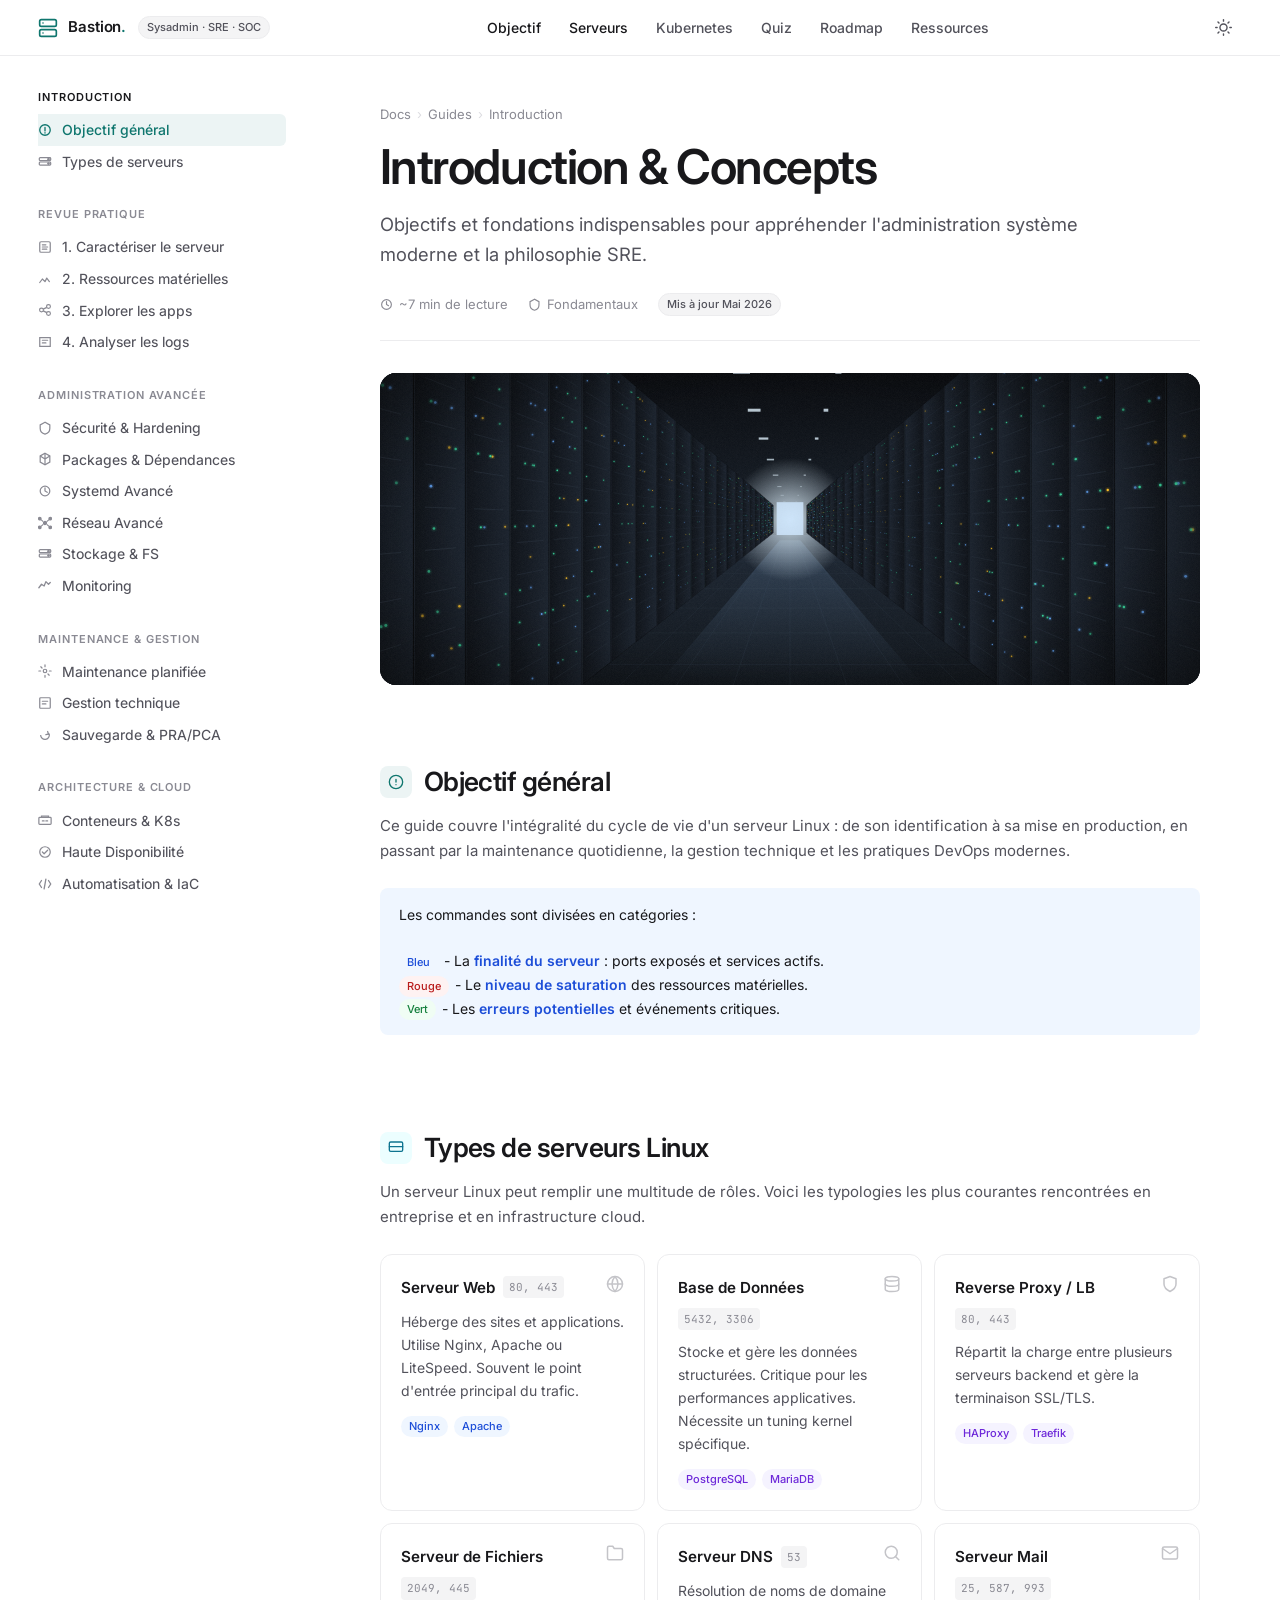
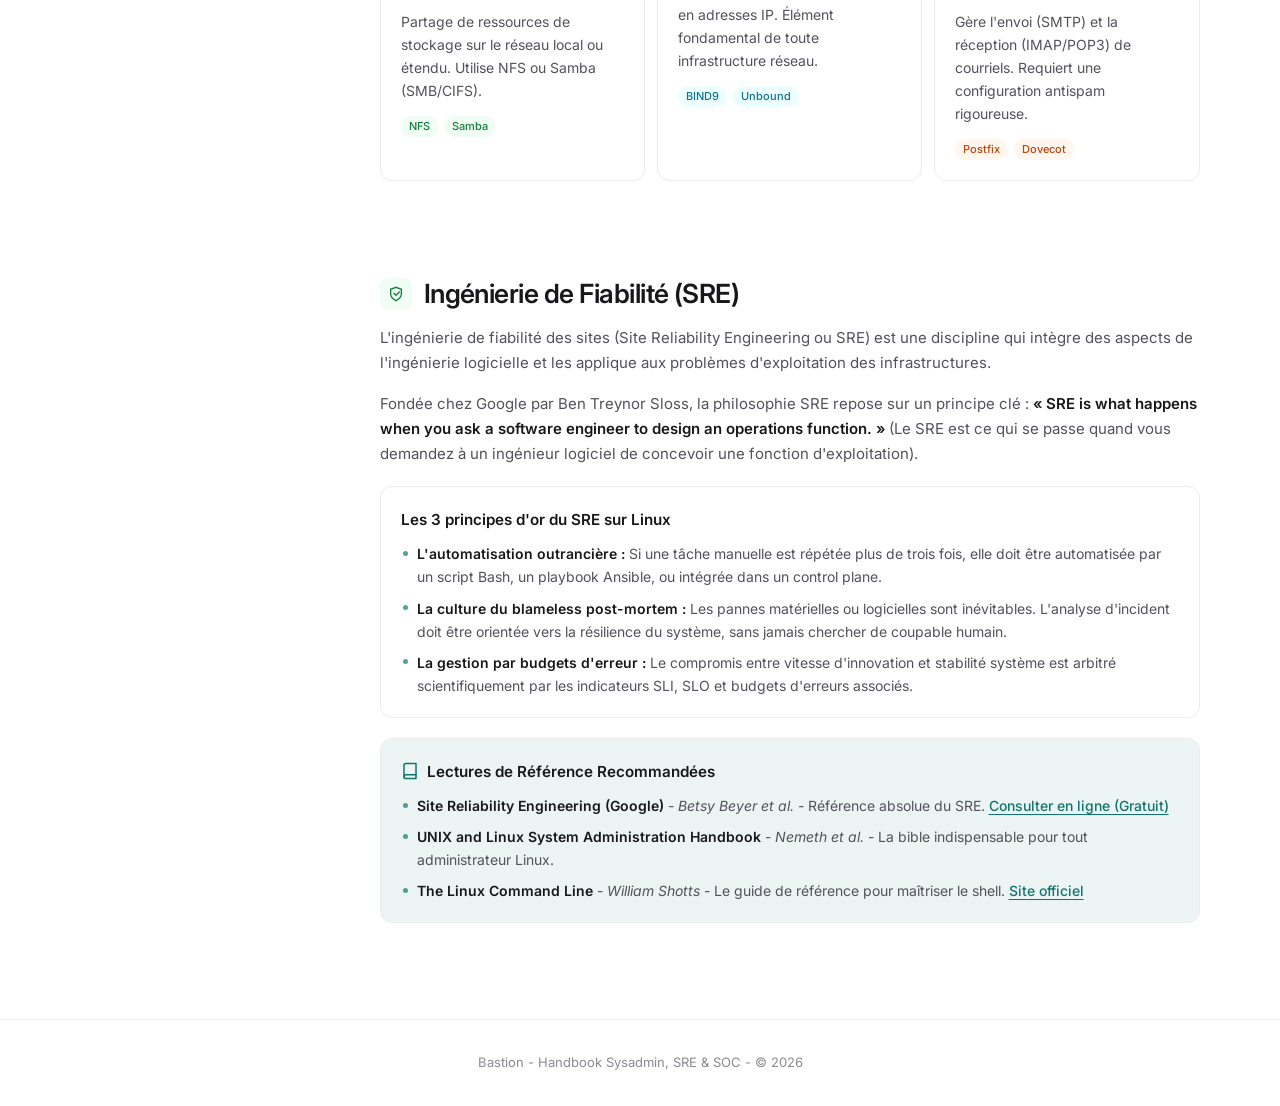
<file: index.html>
<!DOCTYPE html>
<html lang="fr">

<head>
  <meta charset="UTF-8">
  <meta name="viewport" content="width=device-width, initial-scale=1.0, viewport-fit=cover">
  <title>Introduction &amp; Guide - Bastion</title>
  <meta name="description"
    content="Guide complet d'administration serveur Linux : types de serveurs, maintenance, sécurité, DevOps, Kubernetes, SRE, nouvelles pratiques.">
  <link rel="stylesheet" href="css/main.css">
  <meta name="theme-color" content="#ffffff" media="(prefers-color-scheme: light)">
  <meta name="theme-color" content="#0c0c0e" media="(prefers-color-scheme: dark)">
  <script>try{var t=localStorage.getItem('theme')||(matchMedia('(prefers-color-scheme: dark)').matches?'dark':'light');document.documentElement.setAttribute('data-theme',t)}catch(e){}</script>
  <script src="js/script.js" defer></script>
</head>

<body>

  <div id="progress-bar"></div>

  <header>
    <div class="header-left">
      <button id="menu-toggle" aria-label="Menu">
        <svg width="20" height="20" viewBox="0 0 24 24" fill="none" stroke="currentColor" stroke-width="2"
          stroke-linecap="round" stroke-linejoin="round">
          <line x1="3" y1="12" x2="21" y2="12" />
          <line x1="3" y1="6" x2="21" y2="6" />
          <line x1="3" y1="18" x2="21" y2="18" />
        </svg>
      </button>
      <a href="index.html" class="header-logo">
        <svg width="20" height="20" viewBox="0 0 24 24" fill="none" stroke="currentColor" stroke-width="2" stroke-linecap="round" stroke-linejoin="round" style="color: var(--primary) !important;">
          <rect x="2" y="2" width="20" height="8" rx="2" ry="2"/>
          <rect x="2" y="14" width="20" height="8" rx="2" ry="2"/>
          <line x1="6" y1="6" x2="6.01" y2="6"/>
          <line x1="6" y1="18" x2="6.01" y2="18"/>
        </svg>
        <span class="header-logo-text">Bastion<span>.</span></span>
      </a>
      <span class="badge">Sysadmin · SRE · SOC</span>
    </div>

    <ul class="header-nav">
      <li><a href="index.html#purpose" class="active">Objectif</a></li>
      <li><a href="index.html#server-types">Serveurs</a></li>
      <li><a href="kubernetes.html#cmds">Kubernetes</a></li>
      <li><a href="reference.html#interview">Quiz</a></li>
      <li><a href="reference.html#roadmap">Roadmap</a></li>
      <li><a href="ressources.html">Ressources</a></li>
    </ul>

    <div class="header-right">
      <button id="theme-toggle" aria-label="Toggle Theme" title="Changer le thème">
        <svg class="sun-icon" width="18" height="18" viewBox="0 0 24 24" fill="none" stroke="currentColor" stroke-width="2" stroke-linecap="round" stroke-linejoin="round"><circle cx="12" cy="12" r="5"/><line x1="12" y1="1" x2="12" y2="3"/><line x1="12" y1="21" x2="12" y2="23"/><line x1="4.22" y1="4.22" x2="5.64" y2="5.64"/><line x1="18.36" y1="18.36" x2="19.78" y2="19.78"/><line x1="1" y1="12" x2="3" y2="12"/><line x1="21" y1="12" x2="23" y2="12"/><line x1="4.22" y1="19.78" x2="5.64" y2="18.36"/><line x1="18.36" y1="5.64" x2="19.78" y2="4.22"/></svg>
        <svg class="moon-icon" width="18" height="18" viewBox="0 0 24 24" fill="none" stroke="currentColor" stroke-width="2" stroke-linecap="round" stroke-linejoin="round"><path d="M21 12.79A9 9 0 1 1 11.21 3 7 7 0 0 0 21 12.79z"/></svg>
      </button>
    </div>
  </header>

  <div class="layout">

    <!-- ══ SIDEBAR GAUCHE ══ -->
    <aside>
      <div class="toc-group">
        <span class="toc-label">Introduction</span>
        <ul>
          <li><a href="index.html#purpose">
              <svg width="12" height="12" viewBox="0 0 16 16" fill="none" stroke="currentColor" stroke-width="1.5">
                <circle cx="8" cy="8" r="6" />
                <path d="M8 5v4M8 11v.5" stroke-linecap="round" />
              </svg>
              Objectif général</a></li>
          <li><a href="index.html#server-types">
              <svg width="12" height="12" viewBox="0 0 16 16" fill="none" stroke="currentColor" stroke-width="1.4">
                <rect x="1.5" y="3" width="13" height="3.5" rx="1" />
                <rect x="1.5" y="8" width="13" height="3.5" rx="1" />
                <circle cx="12" cy="4.8" r="0.9" fill="currentColor" />
                <circle cx="12" cy="9.8" r="0.9" fill="currentColor" />
              </svg>
              Types de serveurs</a></li>
        </ul>
      </div>
      <div class="toc-group">
        <span class="toc-label">Revue Pratique</span>
        <ul>
          <li><a href="diagnostic.html#obj1">
              <svg width="12" height="12" viewBox="0 0 16 16" fill="none" stroke="currentColor" stroke-width="1.4">
                <rect x="2" y="2" width="12" height="12" rx="1.5" />
                <path d="M5 8h6M5 5.5h4M5 10.5h5" stroke-linecap="round" />
              </svg>
              1. Caractériser le serveur</a></li>
          <li><a href="diagnostic.html#obj2">
              <svg width="12" height="12" viewBox="0 0 16 16" fill="none" stroke="currentColor" stroke-width="1.4">
                <path d="M2 12l3-4 3 3 2-4 3 4" stroke-linecap="round" stroke-linejoin="round" />
              </svg>
              2. Ressources matérielles</a></li>
          <li><a href="diagnostic.html#obj3">
              <svg width="12" height="12" viewBox="0 0 16 16" fill="none" stroke="currentColor" stroke-width="1.3">
                <circle cx="4" cy="8" r="2.2" />
                <circle cx="12" cy="4" r="2.2" />
                <circle cx="12" cy="12" r="2.2" />
                <path d="M6 7L10 5M6 9L10 11" />
              </svg>
              3. Explorer les apps</a></li>
          <li><a href="diagnostic.html#obj4">
              <svg width="12" height="12" viewBox="0 0 16 16" fill="none" stroke="currentColor" stroke-width="1.4">
                <path d="M2 3h12v10H2z" />
                <path d="M5 6h6M5 9h4" stroke-linecap="round" />
              </svg>
              4. Analyser les logs</a></li>
        </ul>
      </div>
      <div class="toc-group">
        <span class="toc-label">Administration Avancée</span>
        <ul>
          <li><a href="admin.html#sec">
              <svg width="12" height="12" viewBox="0 0 16 16" fill="none" stroke="currentColor" stroke-width="1.4">
                <path d="M8 1.5L2.5 4.5v4c0 3 2.2 5.6 5.5 6.5 3.3-.9 5.5-3.5 5.5-6.5v-4L8 1.5z" />
              </svg>
              Sécurité &amp; Hardening</a></li>
          <li><a href="admin.html#pkg">
              <svg width="12" height="12" viewBox="0 0 16 16" fill="none" stroke="currentColor" stroke-width="1.4">
                <path d="M8 1.5l5.5 3v7l-5.5 3-5.5-3v-7l5.5-3z" />
                <path d="M8 1.5v13M2.5 4.5L8 8l5.5-3.5" />
              </svg>
              Packages &amp; Dépendances</a></li>
          <li><a href="admin.html#systemd">
              <svg width="12" height="12" viewBox="0 0 16 16" fill="none" stroke="currentColor" stroke-width="1.4">
                <circle cx="8" cy="8" r="5.5" />
                <path d="M8 4.5V8l2.5 1.5" stroke-linecap="round" />
              </svg>
              Systemd Avancé</a></li>
          <li><a href="admin.html#net">
              <svg width="12" height="12" viewBox="0 0 16 16" fill="none" stroke="currentColor" stroke-width="1.3">
                <circle cx="8" cy="8" r="1.8" fill="currentColor" />
                <circle cx="2" cy="3" r="1.5" fill="currentColor" />
                <circle cx="14" cy="3" r="1.5" fill="currentColor" />
                <circle cx="2" cy="13" r="1.5" fill="currentColor" />
                <circle cx="14" cy="13" r="1.5" fill="currentColor" />
                <path d="M3.4 4.2L6 6.5M12.6 4.2L10 6.5M3.4 11.8L6 9.5M12.6 11.8L10 9.5" />
              </svg>
              Réseau Avancé</a></li>
          <li><a href="admin.html#storage">
              <svg width="12" height="12" viewBox="0 0 16 16" fill="none" stroke="currentColor" stroke-width="1.4">
                <rect x="1.5" y="3" width="13" height="3.5" rx="1" />
                <rect x="1.5" y="8" width="13" height="3.5" rx="1" />
                <circle cx="12" cy="4.8" r="0.9" fill="currentColor" />
                <circle cx="12" cy="9.8" r="0.9" fill="currentColor" />
              </svg>
              Stockage &amp; FS</a></li>
          <li><a href="admin.html#monitoring">
              <svg width="12" height="12" viewBox="0 0 16 16" fill="none" stroke="currentColor" stroke-width="1.5">
                <path d="M1 10l3-4 3 2 2-5 3 3 2-2" stroke-linecap="round" stroke-linejoin="round" />
              </svg>
              Monitoring</a></li>
        </ul>
      </div>
      <div class="toc-group">
        <span class="toc-label">Maintenance &amp; Gestion</span>
        <ul>
          <li><a href="maintenance.html#maintenance">
              <svg width="12" height="12" viewBox="0 0 16 16" fill="none" stroke="currentColor" stroke-width="1.4">
                <circle cx="8" cy="8" r="2" />
                <path d="M8 1v2M8 13v2M1 8h2M13 8h2M3.2 3.2l1.4 1.4M11.4 11.4l1.4 1.4" stroke-linecap="round" />
              </svg>
              Maintenance planifiée</a></li>
          <li><a href="maintenance.html#gestion">
              <svg width="12" height="12" viewBox="0 0 16 16" fill="none" stroke="currentColor" stroke-width="1.4">
                <rect x="2" y="2" width="12" height="12" rx="1" />
                <path d="M5 6h6M5 9h4" stroke-linecap="round" />
              </svg>
              Gestion technique</a></li>
          <li><a href="maintenance.html#backup">
              <svg width="12" height="12" viewBox="0 0 16 16" fill="none" stroke="currentColor" stroke-width="1.4">
                <path d="M3 8a5 5 0 109.9-1H11" />
                <path d="M11 4l1 3-3 .5" stroke-linecap="round" />
              </svg>
              Sauvegarde &amp; PRA/PCA</a></li>
        </ul>
      </div>
      <div class="toc-group">
        <span class="toc-label">Architecture &amp; Cloud</span>
        <ul>
          <li><a href="architecture.html#containers">
              <svg width="12" height="12" viewBox="0 0 16 16" fill="none" stroke="currentColor" stroke-width="1.4">
                <rect x="1" y="5" width="14" height="8" rx="1" />
                <path d="M4 5V3.5h8V5" />
                <path d="M5 9h2M9 9h2" stroke-linecap="round" />
              </svg>
              Conteneurs &amp; K8s</a></li>
          <li><a href="architecture.html#ha">
              <svg width="12" height="12" viewBox="0 0 16 16" fill="none" stroke="currentColor" stroke-width="1.4">
                <circle cx="8" cy="8" r="6" />
                <path d="M5 8l2 2 4-4" stroke-linecap="round" stroke-linejoin="round" />
              </svg>
              Haute Disponibilité</a></li>
          <li><a href="architecture.html#iac">
              <svg width="12" height="12" viewBox="0 0 16 16" fill="none" stroke="currentColor" stroke-width="1.5">
                <path d="M4 4L1.5 8 4 12M12 4l2.5 4-2.5 4M9 2.5l-2 11" stroke-linecap="round" />
              </svg>
              Automatisation &amp; IaC</a></li>
          <li><a href="architecture.html#cloud">
              <svg width="12" height="12" viewBox="0 0 16 16" fill="none" stroke="currentColor" stroke-width="1.3">
                <path d="M13 9.5a2.5 2.5 0 10-3-4.3A3 3 0 003 8.5h9.5" />
              </svg>
              Cloud &amp; Hybride</a></li>
        </ul>
      </div>
      <div class="toc-group">
        <span class="toc-label">Performance &amp; Debug</span>
        <ul>
          <li><a href="performance.html#perf">
              <svg width="12" height="12" viewBox="0 0 16 16" fill="none" stroke="currentColor" stroke-width="1.4">
                <circle cx="8" cy="8" r="3" />
                <path d="M8 1v2M8 13v2M1 8h2M13 8h2" stroke-linecap="round" />
              </svg>
              Performance &amp; Tuning</a></li>
          <li><a href="performance.html#debug">
              <svg width="12" height="12" viewBox="0 0 16 16" fill="none" stroke="currentColor" stroke-width="1.4">
                <circle cx="8" cy="8" r="5.5" />
                <path d="M8 5v3.5l2 1.5" stroke-linecap="round" />
              </svg>
              Dépannage Avancé</a></li>
        </ul>
      </div>
      <div class="toc-group">
        <span class="toc-label">Nouvelles Pratiques</span>
        <ul>
          <li><a href="pratiques.html#sre">
              <svg width="12" height="12" viewBox="0 0 16 16" fill="none" stroke="currentColor" stroke-width="1.4">
                <circle cx="8" cy="8" r="5.5" />
                <path d="M5 8l2 2 4-4" stroke-linecap="round" stroke-linejoin="round" />
              </svg>
              SRE &amp; Fiabilité</a></li>
          <li><a href="pratiques.html#gitops">
              <svg width="12" height="12" viewBox="0 0 16 16" fill="none" stroke="currentColor" stroke-width="1.4">
                <circle cx="4" cy="4" r="2" />
                <circle cx="12" cy="4" r="2" />
                <circle cx="8" cy="12" r="2" />
                <path d="M4 6v2a4 4 0 004 4M12 6v-1a2 2 0 00-2-2H6" />
              </svg>
              GitOps &amp; CI/CD</a></li>
          <li><a href="pratiques.html#devsecops">
              <svg width="12" height="12" viewBox="0 0 16 16" fill="none" stroke="currentColor" stroke-width="1.4">
                <path d="M8 1.5L2.5 4.5v4c0 3 2.2 5.6 5.5 6.5 3.3-.9 5.5-3.5 5.5-6.5v-4L8 1.5z" />
              </svg>
              DevSecOps</a></li>
          <li><a href="pratiques.html#platform">
              <svg width="12" height="12" viewBox="0 0 16 16" fill="none" stroke="currentColor" stroke-width="1.4">
                <rect x="1" y="5" width="14" height="8" rx="1" />
                <path d="M4 5V3.5h8V5" />
              </svg>
              Platform Engineering</a></li>
          <li><a href="pratiques.html#finops">
              <svg width="12" height="12" viewBox="0 0 16 16" fill="none" stroke="currentColor" stroke-width="1.4">
                <circle cx="8" cy="8" r="6" />
                <path d="M8 4v8M6 6h3a1 1 0 010 2H6M6 8h4" stroke-linecap="round" />
              </svg>
              FinOps</a></li>
          <li><a href="pratiques.html#observability">
              <svg width="12" height="12" viewBox="0 0 16 16" fill="none" stroke="currentColor" stroke-width="1.5">
                <path d="M1 10l3-4 3 2 2-5 3 3 2-2" stroke-linecap="round" stroke-linejoin="round" />
              </svg>
              Observabilité avancée</a></li>
        </ul>
      </div>
      <div class="toc-group">
        <span class="toc-label">Kubernetes</span>
        <ul>
          <li><a href="kubernetes.html#cmds">Commandes kubectl</a></li>
          <li><a href="kubernetes.html#yaml">Exemples YAML</a></li>
          <li><a href="kubernetes.html#vs">K8s vs Docker</a></li>
        </ul>
      </div>
      <div class="toc-group">
        <span class="toc-label">Référence</span>
        <ul>
          <li><a href="reference.html#interview">Entretiens / Quiz</a></li>
          <li><a href="reference.html#roadmap">Feuille de route</a></li>
          <li><a href="ressources.html#linux">Ressources d'apprentissage</a></li>
          <li><a href="ressources.html#labs">Labs pratiques</a></li>
        </ul>
      </div>
    </aside>

    <!-- ══ MAIN CONTENT ══ -->
    <main>

      <div class="breadcrumb">Docs <span>›</span> Guides <span>›</span> Introduction</div>
      <h1 class="display-mega">Introduction &amp; Concepts</h1>
      <p class="subtitle" style="font-size: 18px; margin-bottom: 24px;">
        Objectifs et fondations indispensables pour appréhender l'administration système moderne et la philosophie SRE.
      </p>

      <div class="page-meta" style="margin-bottom: 40px;">
        <span class="page-meta-item">
          <svg width="13" height="13" viewBox="0 0 16 16" fill="none" stroke="currentColor" stroke-width="1.4">
            <circle cx="8" cy="8" r="6" />
            <path d="M8 4.5V8l2.5 1.5" stroke-linecap="round" />
          </svg>
          ~7 min de lecture
        </span>
        <span class="page-meta-item">
          <svg width="13" height="13" viewBox="0 0 16 16" fill="none" stroke="currentColor" stroke-width="1.4">
            <path d="M8 1.5L2.5 4.5v4c0 3 2.2 5.6 5.5 6.5 3.3-.9 5.5-3.5 5.5-6.5v-4z" />
          </svg>
          Fondamentaux
        </span>
        <span class="page-meta-item"><span class="badge">Mis à jour Mai 2026</span></span>
      </div>

      <div class="page-banner-container">
        <img src="img/index_hero.svg" alt="Introduction" class="page-banner">
      </div>

      <!-- ══════════ SECTION: OBJECTIF ══════════ -->
      <section id="purpose">
        <div class="section-header">
          <div class="section-icon">
            <svg width="18" height="18" viewBox="0 0 24 24" fill="none" stroke="white" stroke-width="2"
              stroke-linecap="round">
              <circle cx="12" cy="12" r="10" />
              <path d="M12 8v4M12 16h.01" />
            </svg>
          </div>
          <h2>Objectif général</h2>
        </div>
        <p>Ce guide couvre l'intégralité du cycle de vie d'un serveur Linux : de son identification à sa mise en
          production, en passant par la maintenance quotidienne, la gestion technique et les pratiques DevOps modernes.
        <div class="note info">
          Les commandes sont divisées en catégories :<br><br>
          <span class="tag tag-blue">Bleu</span> - La <strong>finalité du serveur</strong> : ports exposés et services
          actifs.<br>
          <span class="tag tag-red">Rouge</span> - Le <strong>niveau de saturation</strong> des ressources
          matérielles.<br>
          <span class="tag tag-green">Vert</span> - Les <strong>erreurs potentielles</strong> et événements critiques.
        </div>
      </section>

      <!-- ══════════ SECTION: TYPES DE SERVEURS ══════════ -->
      <section id="server-types">
        <div class="section-header">
          <div class="section-icon cyan">
            <svg width="18" height="18" viewBox="0 0 24 24" fill="none" stroke="white" stroke-width="2"
              stroke-linecap="round">
              <rect x="2" y="3" width="20" height="14" rx="2" />
              <line x1="2" y1="10" x2="22" y2="10" />
            </svg>
          </div>
          <h2>Types de serveurs Linux</h2>
        </div>
        <p>Un serveur Linux peut remplir une multitude de rôles. Voici les typologies les plus courantes rencontrées en
          entreprise et en infrastructure cloud.</p>

        <div class="server-grid">
          <div class="server-card web">
            <div class="server-card-icon">
              <svg width="20" height="20" viewBox="0 0 24 24" fill="none" stroke="currentColor" stroke-width="2"
                stroke-linecap="round" stroke-linejoin="round">
                <circle cx="12" cy="12" r="10" />
                <line x1="2" y1="12" x2="22" y2="12" />
                <path d="M12 2a15.3 15.3 0 0 1 4 10 15.3 15.3 0 0 1-4 10 15.3 15.3 0 0 1-4-10 15.3 15.3 0 0 1 4-10z" />
              </svg>
            </div>
            <h4>Serveur Web <span class="sc-port">80, 443</span></h4>
            <p>Héberge des sites et applications. Utilise Nginx, Apache ou LiteSpeed. Souvent le point d'entrée
              principal du trafic.</p>
            <div class="sc-tags">
              <span class="tag tag-blue">Nginx</span>
              <span class="tag tag-blue">Apache</span>
            </div>
          </div>

          <div class="server-card db">
            <div class="server-card-icon">
              <svg width="20" height="20" viewBox="0 0 24 24" fill="none" stroke="currentColor" stroke-width="2"
                stroke-linecap="round" stroke-linejoin="round">
                <ellipse cx="12" cy="5" rx="9" ry="3" />
                <path d="M21 12c0 1.66-4 3-9 3s-9-1.34-9-3" />
                <path d="M3 5v14c0 1.66 4 3 9 3s9-1.34 9-3V5" />
              </svg>
            </div>
            <h4>Base de Données <span class="sc-port">5432, 3306</span></h4>
            <p>Stocke et gère les données structurées. Critique pour les performances applicatives. Nécessite un tuning
              kernel spécifique.</p>
            <div class="sc-tags">
              <span class="tag tag-purple">PostgreSQL</span>
              <span class="tag tag-purple">MariaDB</span>
            </div>
          </div>

          <div class="server-card proxy">
            <div class="server-card-icon">
              <svg width="20" height="20" viewBox="0 0 24 24" fill="none" stroke="currentColor" stroke-width="2"
                stroke-linecap="round" stroke-linejoin="round">
                <path d="M12 22s8-4 8-10V5l-8-3-8 3v7c0 6 8 10 8 10z" />
              </svg>
            </div>
            <h4>Reverse Proxy / LB <span class="sc-port">80, 443</span></h4>
            <p>Répartit la charge entre plusieurs serveurs backend et gère la terminaison SSL/TLS.</p>
            <div class="sc-tags">
              <span class="tag tag-purple">HAProxy</span>
              <span class="tag tag-purple">Traefik</span>
            </div>
          </div>

          <div class="server-card file">
            <div class="server-card-icon">
              <svg width="20" height="20" viewBox="0 0 24 24" fill="none" stroke="currentColor" stroke-width="2"
                stroke-linecap="round" stroke-linejoin="round">
                <path d="M22 19a2 2 0 0 1-2 2H4a2 2 0 0 1-2-2V5a2 2 0 0 1 2-2h5l2 3h9a2 2 0 0 1 2 2z" />
              </svg>
            </div>
            <h4>Serveur de Fichiers <span class="sc-port">2049, 445</span></h4>
            <p>Partage de ressources de stockage sur le réseau local ou étendu. Utilise NFS ou Samba (SMB/CIFS).</p>
            <div class="sc-tags">
              <span class="tag tag-green">NFS</span>
              <span class="tag tag-green">Samba</span>
            </div>
          </div>

          <div class="server-card dns">
            <div class="server-card-icon">
              <svg width="20" height="20" viewBox="0 0 24 24" fill="none" stroke="currentColor" stroke-width="2"
                stroke-linecap="round" stroke-linejoin="round">
                <circle cx="11" cy="11" r="8" />
                <line x1="21" y1="21" x2="16.65" y2="16.65" />
              </svg>
            </div>
            <h4>Serveur DNS <span class="sc-port">53</span></h4>
            <p>Résolution de noms de domaine en adresses IP. Élément fondamental de toute infrastructure réseau.</p>
            <div class="sc-tags">
              <span class="tag tag-cyan">BIND9</span>
              <span class="tag tag-cyan">Unbound</span>
            </div>
          </div>

          <div class="server-card mail">
            <div class="server-card-icon">
              <svg width="20" height="20" viewBox="0 0 24 24" fill="none" stroke="currentColor" stroke-width="2"
                stroke-linecap="round" stroke-linejoin="round">
                <path d="M4 4h16c1.1 0 2 .9 2 2v12c0 1.1-.9 2-2 2H4c-1.1 0-2-.9-2-2V6c0-1.1.9-2 2-2z" />
                <polyline points="22,6 12,13 2,6" />
              </svg>
            </div>
            <h4>Serveur Mail <span class="sc-port">25, 587, 993</span></h4>
            <p>Gère l'envoi (SMTP) et la réception (IMAP/POP3) de courriels. Requiert une configuration antispam
              rigoureuse.</p>
            <div class="sc-tags">
              <span class="tag tag-orange">Postfix</span>
              <span class="tag tag-orange">Dovecot</span>
            </div>
          </div>
        </div>
      </section>

      <!-- ══════════ SECTION: INTRODUCTION SRE ══════════ -->
      <section id="sre-intro">
        <div class="section-header">
          <div class="section-icon green">
            <svg width="18" height="18" viewBox="0 0 24 24" fill="none" stroke="white" stroke-width="2" stroke-linecap="round">
              <path d="M12 22s8-4 8-10V5l-8-3-8 3v7c0 6 8 10 8 10z" />
              <path d="M9 11l3 3 5-5" />
            </svg>
          </div>
          <h2>Ingénierie de Fiabilité (SRE)</h2>
        </div>
        <p>
          L'ingénierie de fiabilité des sites (Site Reliability Engineering ou SRE) est une discipline qui intègre des aspects de l'ingénierie logicielle et les applique aux problèmes d'exploitation des infrastructures.
        </p>
        <p>
          Fondée chez Google par Ben Treynor Sloss, la philosophie SRE repose sur un principe clé : <strong>« SRE is what happens when you ask a software engineer to design an operations function. »</strong> (Le SRE est ce qui se passe quand vous demandez à un ingénieur logiciel de concevoir une fonction d'exploitation).
        </p>
        <div class="card" style="margin-top: 20px;">
          <h4>Les 3 principes d'or du SRE sur Linux</h4>
          <ul style="margin-left: 20px; margin-top: 10px;">
            <li><strong>L'automatisation outrancière :</strong> Si une tâche manuelle est répétée plus de trois fois, elle doit être automatisée par un script Bash, un playbook Ansible, ou intégrée dans un control plane.</li>
            <li><strong>La culture du blameless post-mortem :</strong> Les pannes matérielles ou logicielles sont inévitables. L'analyse d'incident doit être orientée vers la résilience du système, sans jamais chercher de coupable humain.</li>
            <li><strong>La gestion par budgets d'erreur :</strong> Le compromis entre vitesse d'innovation et stabilité système est arbitré scientifiquement par les indicateurs SLI, SLO et budgets d'erreurs associés.</li>
          </ul>
        </div>

        <div class="card" style="margin-top: 20px; border-left: 3px solid var(--primary);">
          <h4 style="display: flex; align-items: center; gap: 8px;">
            <svg width="18" height="18" viewBox="0 0 24 24" fill="none" stroke="currentColor" stroke-width="2" stroke-linecap="round" stroke-linejoin="round" style="color: var(--primary); flex-shrink: 0;"><path d="M4 19.5A2.5 2.5 0 0 1 6.5 17H20"></path><path d="M6.5 2H20v20H6.5A2.5 2.5 0 0 1 4 19.5v-15A2.5 2.5 0 0 1 6.5 2z"></path></svg>
            Lectures de Référence Recommandées
          </h4>
          <ul style="margin-left: 20px; margin-top: 10px; list-style-type: square;">
            <li style="margin-bottom: 8px;"><strong>Site Reliability Engineering (Google)</strong> - <em>Betsy Beyer et al.</em> - Référence absolue du SRE. <a href="https://sre.google/sre-book/table-of-contents" target="_blank" style="color: var(--primary); font-weight: 500; text-decoration: underline;">Consulter en ligne (Gratuit)</a></li>
            <li style="margin-bottom: 8px;"><strong>UNIX and Linux System Administration Handbook</strong> - <em>Nemeth et al.</em> - La bible indispensable pour tout administrateur Linux.</li>
            <li style="margin-bottom: 8px;"><strong>The Linux Command Line</strong> - <em>William Shotts</em> - Le guide de référence pour maîtriser le shell. <a href="http://linuxcommand.org/" target="_blank" style="color: var(--primary); font-weight: 500; text-decoration: underline;">Site officiel</a></li>
          </ul>
        </div>
      </section>

    </main>

  </div><!-- /.layout -->

  <footer>
    Bastion - Handbook Sysadmin, SRE &amp; SOC - © 2026
  </footer>

  <button id="back-to-top" title="Retour en haut">
    <svg width="20" height="20" viewBox="0 0 24 24" fill="none" stroke="currentColor" stroke-width="2.5"
      stroke-linecap="round" stroke-linejoin="round">
      <path d="M18 15l-6-6-6 6" />
    </svg>
  </button>

</body>

</html>
</file>
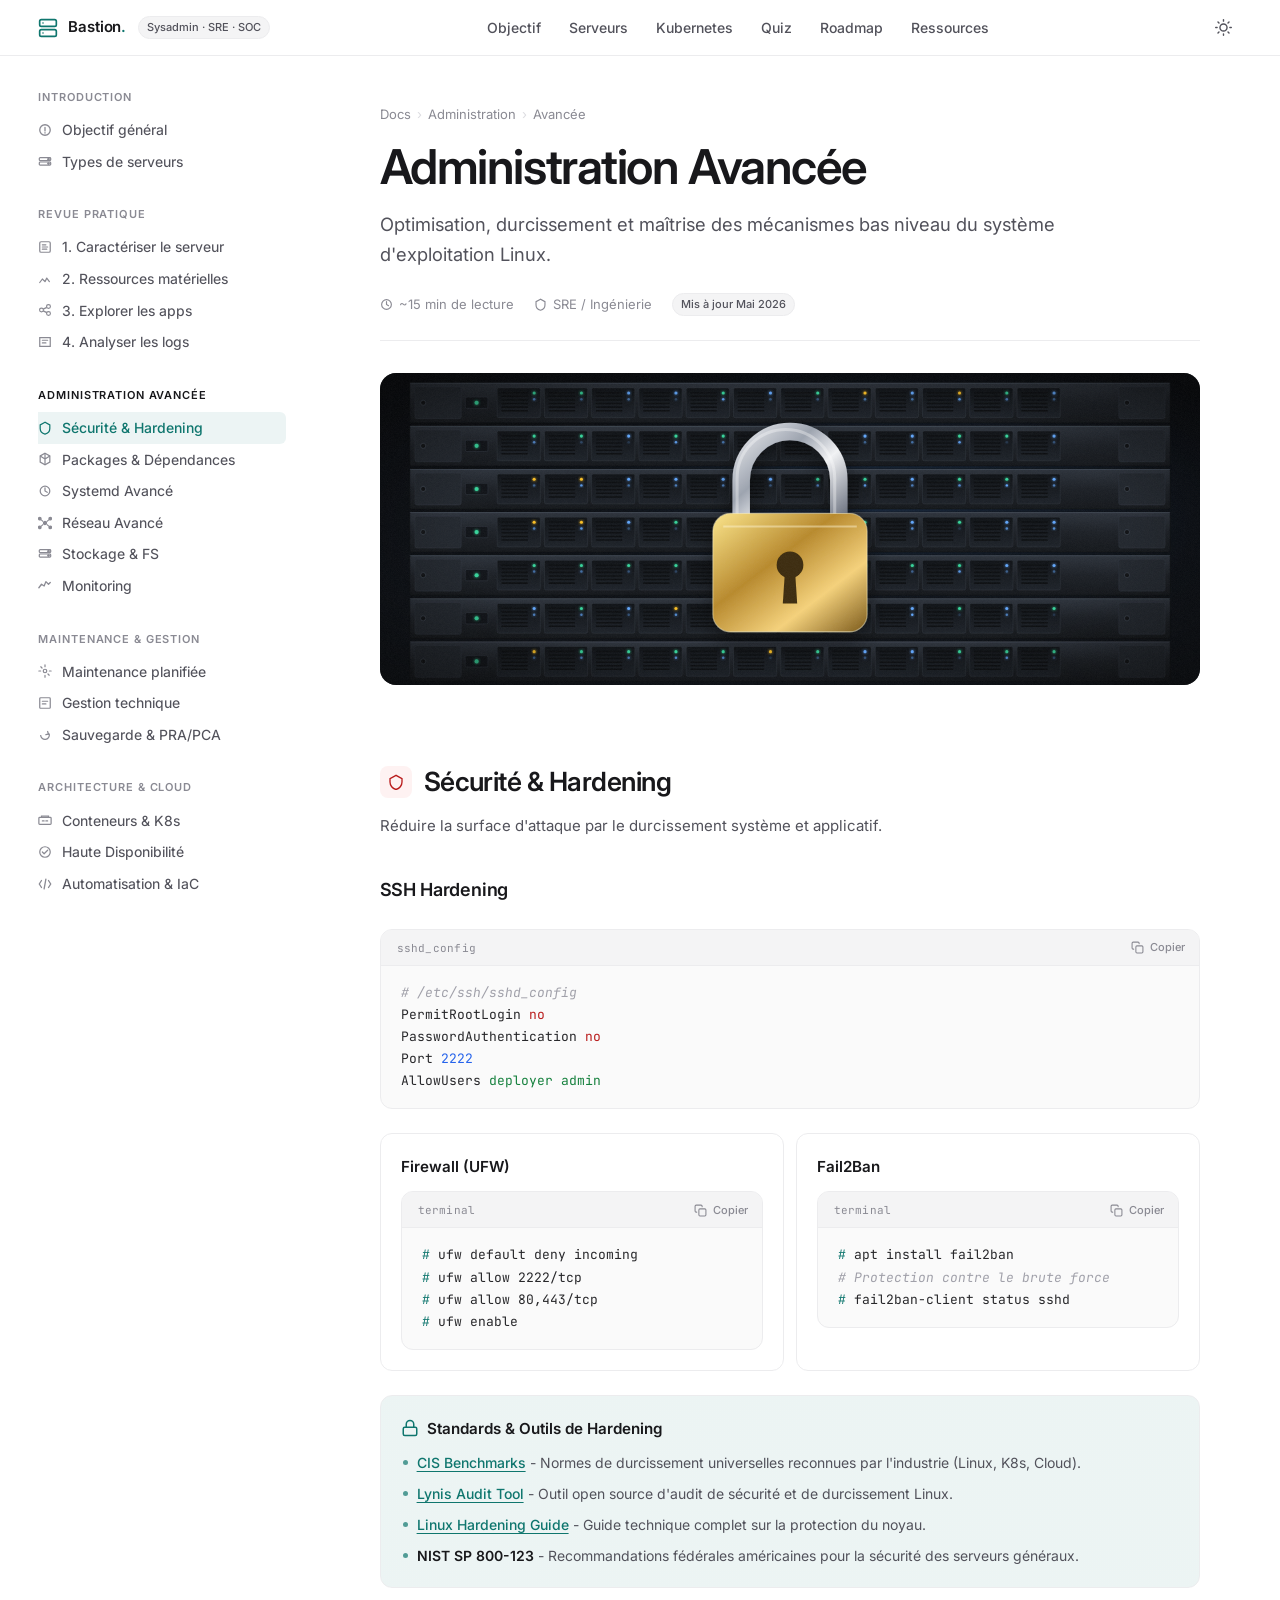
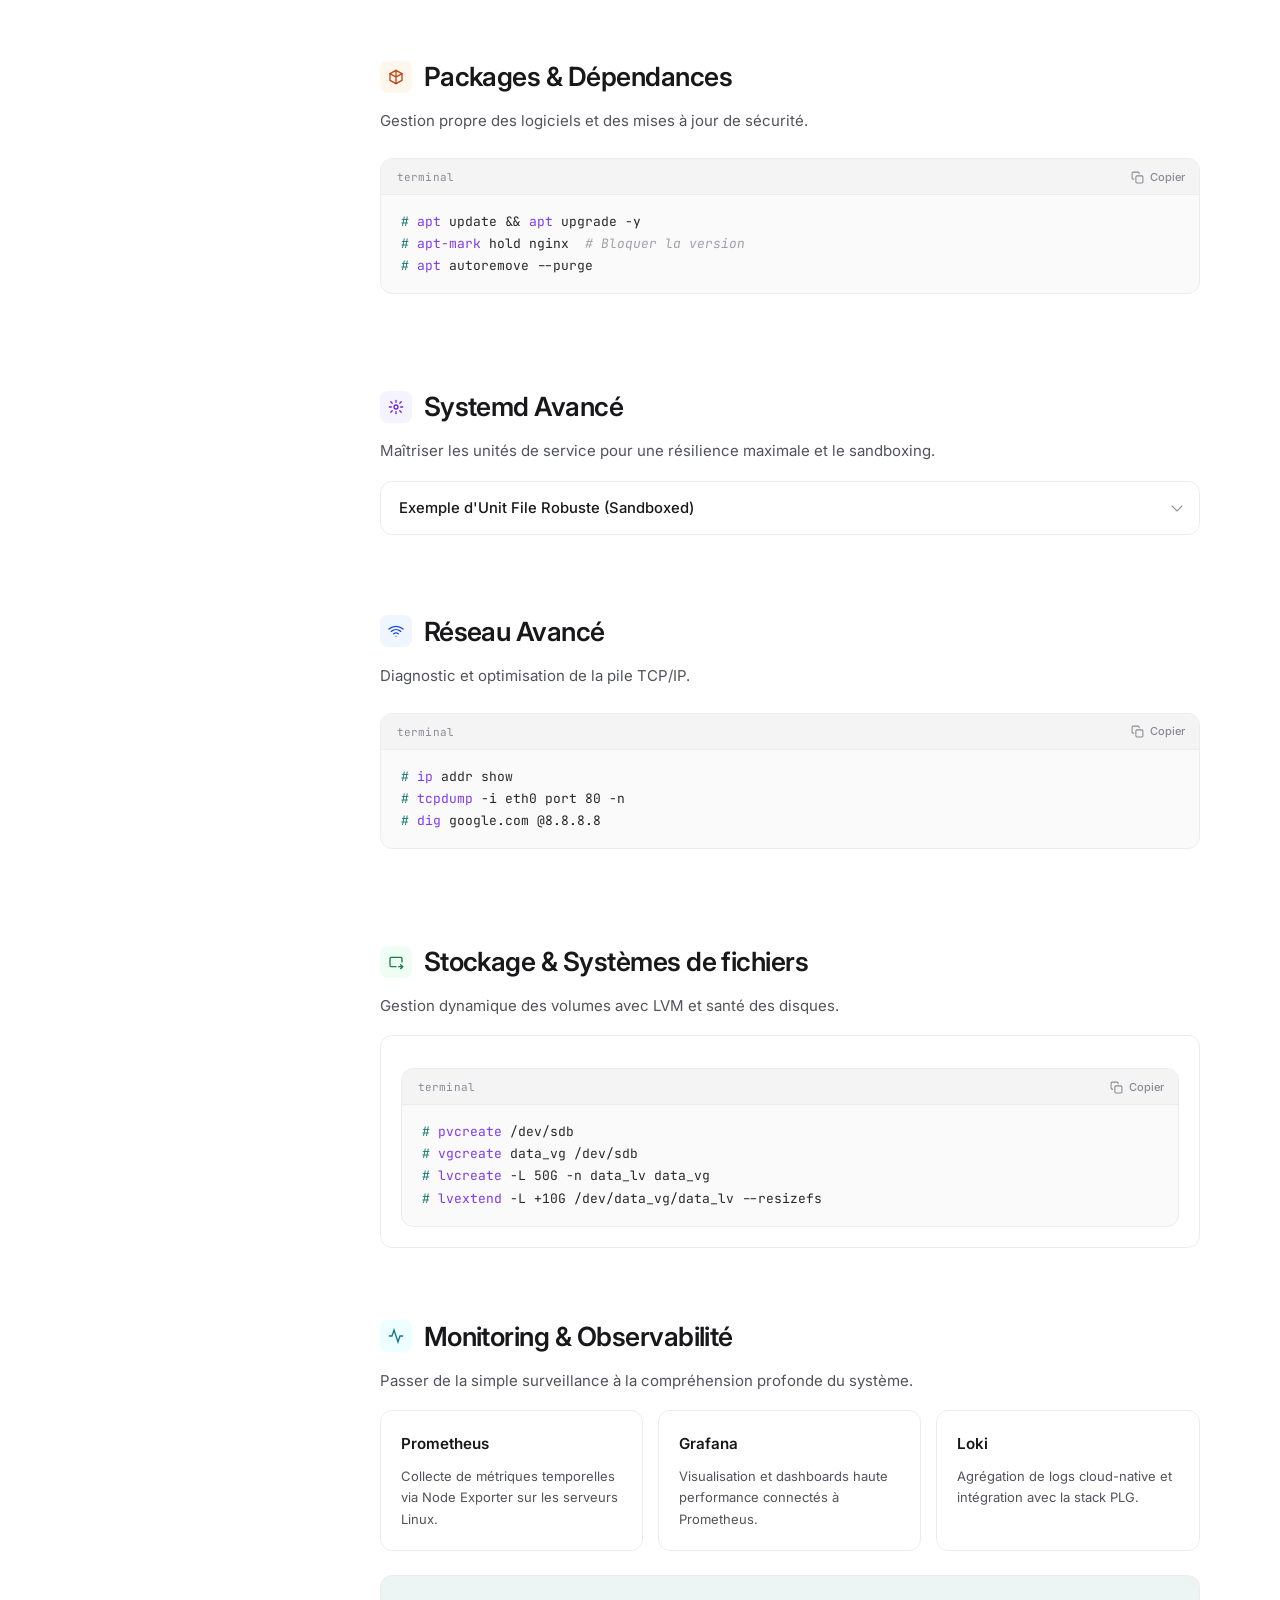
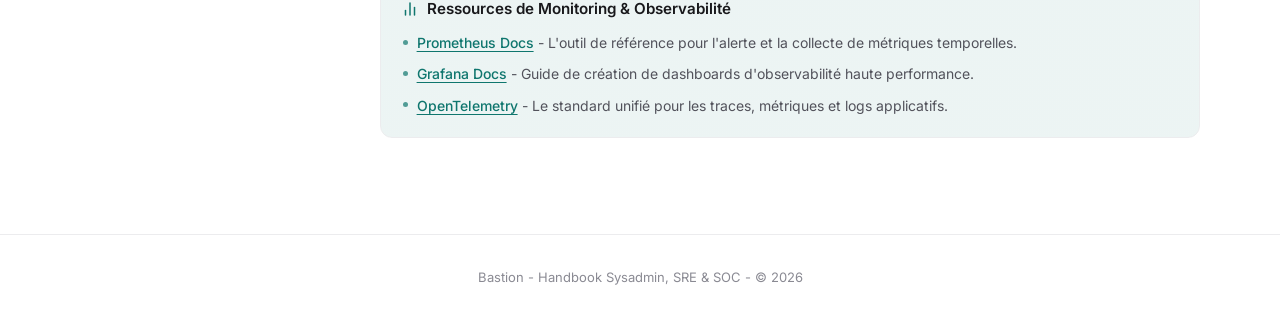
<file: admin.html>
<!DOCTYPE html>
<html lang="fr">

<head>
  <meta charset="UTF-8">
  <meta name="viewport" content="width=device-width, initial-scale=1.0, viewport-fit=cover">
  <title>Administration Avancée - Bastion</title>
  <meta name="description" content="Guide d'administration serveur Linux avancée : durcissement de sécurité SSH, UFW, gestion des paquets, systemd sandboxing, réseau TCP, stockage LVM, et monitoring.">
  <link rel="stylesheet" href="css/main.css">
  <meta name="theme-color" content="#ffffff" media="(prefers-color-scheme: light)">
  <meta name="theme-color" content="#0c0c0e" media="(prefers-color-scheme: dark)">
  <script>try{var t=localStorage.getItem('theme')||(matchMedia('(prefers-color-scheme: dark)').matches?'dark':'light');document.documentElement.setAttribute('data-theme',t)}catch(e){}</script>
  <script src="js/script.js" defer></script>
</head>

<body>

  <div id="progress-bar"></div>

  <header>
    <div class="header-left">
      <button id="menu-toggle" aria-label="Menu">
        <svg width="20" height="20" viewBox="0 0 24 24" fill="none" stroke="currentColor" stroke-width="2"
          stroke-linecap="round" stroke-linejoin="round">
          <line x1="3" y1="12" x2="21" y2="12" />
          <line x1="3" y1="6" x2="21" y2="6" />
          <line x1="3" y1="18" x2="21" y2="18" />
        </svg>
      </button>
      <a href="index.html" class="header-logo">
        <svg width="20" height="20" viewBox="0 0 24 24" fill="none" stroke="currentColor" stroke-width="2" stroke-linecap="round" stroke-linejoin="round" style="color: var(--primary) !important;">
          <rect x="2" y="2" width="20" height="8" rx="2" ry="2"/>
          <rect x="2" y="14" width="20" height="8" rx="2" ry="2"/>
          <line x1="6" y1="6" x2="6.01" y2="6"/>
          <line x1="6" y1="18" x2="6.01" y2="18"/>
        </svg>
        <span class="header-logo-text">Bastion<span>.</span></span>
      </a>
      <span class="badge">Sysadmin · SRE · SOC</span>
    </div>

    <ul class="header-nav">
      <li><a href="index.html#purpose">Objectif</a></li>
      <li><a href="index.html#server-types">Serveurs</a></li>
      <li><a href="kubernetes.html#cmds">Kubernetes</a></li>
      <li><a href="reference.html#interview">Quiz</a></li>
      <li><a href="reference.html#roadmap">Roadmap</a></li>
      <li><a href="ressources.html">Ressources</a></li>
    </ul>

    <div class="header-right">
      <button id="theme-toggle" aria-label="Toggle Theme" title="Changer le thème">
        <svg class="sun-icon" width="18" height="18" viewBox="0 0 24 24" fill="none" stroke="currentColor" stroke-width="2" stroke-linecap="round" stroke-linejoin="round"><circle cx="12" cy="12" r="5"/><line x1="12" y1="1" x2="12" y2="3"/><line x1="12" y1="21" x2="12" y2="23"/><line x1="4.22" y1="4.22" x2="5.64" y2="5.64"/><line x1="18.36" y1="18.36" x2="19.78" y2="19.78"/><line x1="1" y1="12" x2="3" y2="12"/><line x1="21" y1="12" x2="23" y2="12"/><line x1="4.22" y1="19.78" x2="5.64" y2="18.36"/><line x1="18.36" y1="5.64" x2="19.78" y2="4.22"/></svg>
        <svg class="moon-icon" width="18" height="18" viewBox="0 0 24 24" fill="none" stroke="currentColor" stroke-width="2" stroke-linecap="round" stroke-linejoin="round"><path d="M21 12.79A9 9 0 1 1 11.21 3 7 7 0 0 0 21 12.79z"/></svg>
      </button>
    </div>
  </header>

  <div class="layout">

    <!-- ══ SIDEBAR GAUCHE ══ -->
    <aside>
      <div class="toc-group">
        <span class="toc-label">Introduction</span>
        <ul>
          <li><a href="index.html#purpose">
              <svg width="12" height="12" viewBox="0 0 16 16" fill="none" stroke="currentColor" stroke-width="1.5">
                <circle cx="8" cy="8" r="6" />
                <path d="M8 5v4M8 11v.5" stroke-linecap="round" />
              </svg>
              Objectif général</a></li>
          <li><a href="index.html#server-types">
              <svg width="12" height="12" viewBox="0 0 16 16" fill="none" stroke="currentColor" stroke-width="1.4">
                <rect x="1.5" y="3" width="13" height="3.5" rx="1" />
                <rect x="1.5" y="8" width="13" height="3.5" rx="1" />
                <circle cx="12" cy="4.8" r="0.9" fill="currentColor" />
                <circle cx="12" cy="9.8" r="0.9" fill="currentColor" />
              </svg>
              Types de serveurs</a></li>
        </ul>
      </div>
      <div class="toc-group">
        <span class="toc-label">Revue Pratique</span>
        <ul>
          <li><a href="diagnostic.html#obj1">
              <svg width="12" height="12" viewBox="0 0 16 16" fill="none" stroke="currentColor" stroke-width="1.4">
                <rect x="2" y="2" width="12" height="12" rx="1.5" />
                <path d="M5 8h6M5 5.5h4M5 10.5h5" stroke-linecap="round" />
              </svg>
              1. Caractériser le serveur</a></li>
          <li><a href="diagnostic.html#obj2">
              <svg width="12" height="12" viewBox="0 0 16 16" fill="none" stroke="currentColor" stroke-width="1.4">
                <path d="M2 12l3-4 3 3 2-4 3 4" stroke-linecap="round" stroke-linejoin="round" />
              </svg>
              2. Ressources matérielles</a></li>
          <li><a href="diagnostic.html#obj3">
              <svg width="12" height="12" viewBox="0 0 16 16" fill="none" stroke="currentColor" stroke-width="1.3">
                <circle cx="4" cy="8" r="2.2" />
                <circle cx="12" cy="4" r="2.2" />
                <circle cx="12" cy="12" r="2.2" />
                <path d="M6 7L10 5M6 9L10 11" />
              </svg>
              3. Explorer les apps</a></li>
          <li><a href="diagnostic.html#obj4">
              <svg width="12" height="12" viewBox="0 0 16 16" fill="none" stroke="currentColor" stroke-width="1.4">
                <path d="M2 3h12v10H2z" />
                <path d="M5 6h6M5 9h4" stroke-linecap="round" />
              </svg>
              4. Analyser les logs</a></li>
        </ul>
      </div>
      <div class="toc-group">
        <span class="toc-label">Administration Avancée</span>
        <ul>
          <li><a href="admin.html#sec">
              <svg width="12" height="12" viewBox="0 0 16 16" fill="none" stroke="currentColor" stroke-width="1.4">
                <path d="M8 1.5L2.5 4.5v4c0 3 2.2 5.6 5.5 6.5 3.3-.9 5.5-3.5 5.5-6.5v-4L8 1.5z" />
              </svg>
              Sécurité &amp; Hardening</a></li>
          <li><a href="admin.html#pkg">
              <svg width="12" height="12" viewBox="0 0 16 16" fill="none" stroke="currentColor" stroke-width="1.4">
                <path d="M8 1.5l5.5 3v7l-5.5 3-5.5-3v-7l5.5-3z" />
                <path d="M8 1.5v13M2.5 4.5L8 8l5.5-3.5" />
              </svg>
              Packages &amp; Dépendances</a></li>
          <li><a href="admin.html#systemd">
              <svg width="12" height="12" viewBox="0 0 16 16" fill="none" stroke="currentColor" stroke-width="1.4">
                <circle cx="8" cy="8" r="5.5" />
                <path d="M8 4.5V8l2.5 1.5" stroke-linecap="round" />
              </svg>
              Systemd Avancé</a></li>
          <li><a href="admin.html#net">
              <svg width="12" height="12" viewBox="0 0 16 16" fill="none" stroke="currentColor" stroke-width="1.3">
                <circle cx="8" cy="8" r="1.8" fill="currentColor" />
                <circle cx="2" cy="3" r="1.5" fill="currentColor" />
                <circle cx="14" cy="3" r="1.5" fill="currentColor" />
                <circle cx="2" cy="13" r="1.5" fill="currentColor" />
                <circle cx="14" cy="13" r="1.5" fill="currentColor" />
                <path d="M3.4 4.2L6 6.5M12.6 4.2L10 6.5M3.4 11.8L6 9.5M12.6 11.8L10 9.5" />
              </svg>
              Réseau Avancé</a></li>
          <li><a href="admin.html#storage">
              <svg width="12" height="12" viewBox="0 0 16 16" fill="none" stroke="currentColor" stroke-width="1.4">
                <rect x="1.5" y="3" width="13" height="3.5" rx="1" />
                <rect x="1.5" y="8" width="13" height="3.5" rx="1" />
                <circle cx="12" cy="4.8" r="0.9" fill="currentColor" />
                <circle cx="12" cy="9.8" r="0.9" fill="currentColor" />
              </svg>
              Stockage &amp; FS</a></li>
          <li><a href="admin.html#monitoring">
              <svg width="12" height="12" viewBox="0 0 16 16" fill="none" stroke="currentColor" stroke-width="1.5">
                <path d="M1 10l3-4 3 2 2-5 3 3 2-2" stroke-linecap="round" stroke-linejoin="round" />
              </svg>
              Monitoring</a></li>
        </ul>
      </div>
      <div class="toc-group">
        <span class="toc-label">Maintenance &amp; Gestion</span>
        <ul>
          <li><a href="maintenance.html#maintenance">
              <svg width="12" height="12" viewBox="0 0 16 16" fill="none" stroke="currentColor" stroke-width="1.4">
                <circle cx="8" cy="8" r="2" />
                <path d="M8 1v2M8 13v2M1 8h2M13 8h2M3.2 3.2l1.4 1.4M11.4 11.4l1.4 1.4" stroke-linecap="round" />
              </svg>
              Maintenance planifiée</a></li>
          <li><a href="maintenance.html#gestion">
              <svg width="12" height="12" viewBox="0 0 16 16" fill="none" stroke="currentColor" stroke-width="1.4">
                <rect x="2" y="2" width="12" height="12" rx="1" />
                <path d="M5 6h6M5 9h4" stroke-linecap="round" />
              </svg>
              Gestion technique</a></li>
          <li><a href="maintenance.html#backup">
              <svg width="12" height="12" viewBox="0 0 16 16" fill="none" stroke="currentColor" stroke-width="1.4">
                <path d="M3 8a5 5 0 109.9-1H11" />
                <path d="M11 4l1 3-3 .5" stroke-linecap="round" />
              </svg>
              Sauvegarde &amp; PRA/PCA</a></li>
        </ul>
      </div>
      <div class="toc-group">
        <span class="toc-label">Architecture &amp; Cloud</span>
        <ul>
          <li><a href="architecture.html#containers">
              <svg width="12" height="12" viewBox="0 0 16 16" fill="none" stroke="currentColor" stroke-width="1.4">
                <rect x="1" y="5" width="14" height="8" rx="1" />
                <path d="M4 5V3.5h8V5" />
                <path d="M5 9h2M9 9h2" stroke-linecap="round" />
              </svg>
              Conteneurs &amp; K8s</a></li>
          <li><a href="architecture.html#ha">
              <svg width="12" height="12" viewBox="0 0 16 16" fill="none" stroke="currentColor" stroke-width="1.4">
                <circle cx="8" cy="8" r="6" />
                <path d="M5 8l2 2 4-4" stroke-linecap="round" stroke-linejoin="round" />
              </svg>
              Haute Disponibilité</a></li>
          <li><a href="architecture.html#iac">
              <svg width="12" height="12" viewBox="0 0 16 16" fill="none" stroke="currentColor" stroke-width="1.5">
                <path d="M4 4L1.5 8 4 12M12 4l2.5 4-2.5 4M9 2.5l-2 11" stroke-linecap="round" />
              </svg>
              Automatisation &amp; IaC</a></li>
          <li><a href="architecture.html#cloud">
              <svg width="12" height="12" viewBox="0 0 16 16" fill="none" stroke="currentColor" stroke-width="1.3">
                <path d="M13 9.5a2.5 2.5 0 10-3-4.3A3 3 0 003 8.5h9.5" />
              </svg>
              Cloud &amp; Hybride</a></li>
        </ul>
      </div>
      <div class="toc-group">
        <span class="toc-label">Performance &amp; Debug</span>
        <ul>
          <li><a href="performance.html#perf">
              <svg width="12" height="12" viewBox="0 0 16 16" fill="none" stroke="currentColor" stroke-width="1.4">
                <circle cx="8" cy="8" r="3" />
                <path d="M8 1v2M8 13v2M1 8h2M13 8h2" stroke-linecap="round" />
              </svg>
              Performance &amp; Tuning</a></li>
          <li><a href="performance.html#debug">
              <svg width="12" height="12" viewBox="0 0 16 16" fill="none" stroke="currentColor" stroke-width="1.4">
                <circle cx="8" cy="8" r="5.5" />
                <path d="M8 5v3.5l2 1.5" stroke-linecap="round" />
              </svg>
              Dépannage Avancé</a></li>
        </ul>
      </div>
      <div class="toc-group">
        <span class="toc-label">Nouvelles Pratiques</span>
        <ul>
          <li><a href="pratiques.html#sre">
              <svg width="12" height="12" viewBox="0 0 16 16" fill="none" stroke="currentColor" stroke-width="1.4">
                <circle cx="8" cy="8" r="5.5" />
                <path d="M5 8l2 2 4-4" stroke-linecap="round" stroke-linejoin="round" />
              </svg>
              SRE &amp; Fiabilité</a></li>
          <li><a href="pratiques.html#gitops">
              <svg width="12" height="12" viewBox="0 0 16 16" fill="none" stroke="currentColor" stroke-width="1.4">
                <circle cx="4" cy="4" r="2" />
                <circle cx="12" cy="4" r="2" />
                <circle cx="8" cy="12" r="2" />
                <path d="M4 6v2a4 4 0 004 4M12 6v-1a2 2 0 00-2-2H6" />
              </svg>
              GitOps &amp; CI/CD</a></li>
          <li><a href="pratiques.html#devsecops">
              <svg width="12" height="12" viewBox="0 0 16 16" fill="none" stroke="currentColor" stroke-width="1.4">
                <path d="M8 1.5L2.5 4.5v4c0 3 2.2 5.6 5.5 6.5 3.3-.9 5.5-3.5 5.5-6.5v-4L8 1.5z" />
              </svg>
              DevSecOps</a></li>
          <li><a href="pratiques.html#platform">
              <svg width="12" height="12" viewBox="0 0 16 16" fill="none" stroke="currentColor" stroke-width="1.4">
                <rect x="1" y="5" width="14" height="8" rx="1" />
                <path d="M4 5V3.5h8V5" />
              </svg>
              Platform Engineering</a></li>
          <li><a href="pratiques.html#finops">
              <svg width="12" height="12" viewBox="0 0 16 16" fill="none" stroke="currentColor" stroke-width="1.4">
                <circle cx="8" cy="8" r="6" />
                <path d="M8 4v8M6 6h3a1 1 0 010 2H6M6 8h4" stroke-linecap="round" />
              </svg>
              FinOps</a></li>
          <li><a href="pratiques.html#observability">
              <svg width="12" height="12" viewBox="0 0 16 16" fill="none" stroke="currentColor" stroke-width="1.5">
                <path d="M1 10l3-4 3 2 2-5 3 3 2-2" stroke-linecap="round" stroke-linejoin="round" />
              </svg>
              Observabilité avancée</a></li>
        </ul>
      </div>
      <div class="toc-group">
        <span class="toc-label">Kubernetes</span>
        <ul>
          <li><a href="kubernetes.html#cmds">Commandes kubectl</a></li>
          <li><a href="kubernetes.html#yaml">Exemples YAML</a></li>
          <li><a href="kubernetes.html#vs">K8s vs Docker</a></li>
        </ul>
      </div>
      <div class="toc-group">
        <span class="toc-label">Référence</span>
        <ul>
          <li><a href="reference.html#interview">Entretiens / Quiz</a></li>
          <li><a href="reference.html#roadmap">Feuille de route</a></li>
          <li><a href="ressources.html#linux">Ressources d'apprentissage</a></li>
          <li><a href="ressources.html#labs">Labs pratiques</a></li>
        </ul>
      </div>
    </aside>

    <!-- ══ MAIN CONTENT ══ -->
    <main>

      <div class="breadcrumb">Docs <span>›</span> Administration <span>›</span> Avancée</div>
      <h1 class="display-mega">Administration Avancée</h1>
      <p class="subtitle" style="font-size: 18px; margin-bottom: 24px;">
        Optimisation, durcissement et maîtrise des mécanismes bas niveau du système d'exploitation Linux.
      </p>

      <div class="page-meta" style="margin-bottom: 40px;">
        <span class="page-meta-item">
          <svg width="13" height="13" viewBox="0 0 16 16" fill="none" stroke="currentColor" stroke-width="1.4">
            <circle cx="8" cy="8" r="6" />
            <path d="M8 4.5V8l2.5 1.5" stroke-linecap="round" />
          </svg>
          ~15 min de lecture
        </span>
        <span class="page-meta-item">
          <svg width="13" height="13" viewBox="0 0 16 16" fill="none" stroke="currentColor" stroke-width="1.4">
            <path d="M8 1.5L2.5 4.5v4c0 3 2.2 5.6 5.5 6.5 3.3-.9 5.5-3.5 5.5-6.5v-4z" />
          </svg>
          SRE / Ingénierie
        </span>
        <span class="page-meta-item"><span class="badge">Mis à jour Mai 2026</span></span>
      </div>

      <div class="page-banner-container">
        <img src="img/admin_hero.svg" alt="Administration Avancée" class="page-banner">
      </div>

      <!-- ══════════ SECTION: SÉCURITÉ ══════════ -->
      <section id="sec">
        <div class="section-header">
          <div class="section-icon red">
            <svg width="18" height="18" viewBox="0 0 24 24" fill="none" stroke="white" stroke-width="2"
              stroke-linecap="round">
              <path d="M12 2L3 7v5c0 5.25 3.75 10.15 9 11.25 5.25-1.1 9-6 9-11.25V7l-9-5z" />
            </svg>
          </div>
          <h2>Sécurité &amp; Hardening</h2>
        </div>
        <p>Réduire la surface d'attaque par le durcissement système et applicatif.</p>

        <h3>SSH Hardening</h3>
        <pre class="ssh"><code><span class="c-comment"># /etc/ssh/sshd_config</span>
PermitRootLogin <span class="c-red">no</span>
PasswordAuthentication <span class="c-red">no</span>
Port <span class="c-number">2222</span>
AllowUsers <span class="c-string">deployer admin</span></code></pre>

        <div class="two-col">
          <div class="card">
            <h4>Firewall (UFW)</h4>
            <pre><code><span class="c-prompt">#</span> ufw default deny incoming
<span class="c-prompt">#</span> ufw allow 2222/tcp
<span class="c-prompt">#</span> ufw allow 80,443/tcp
<span class="c-prompt">#</span> ufw enable</code></pre>
          </div>
          <div class="card">
            <h4>Fail2Ban</h4>
            <pre><code><span class="c-prompt">#</span> apt install fail2ban
<span class="c-comment"># Protection contre le brute force</span>
<span class="c-prompt">#</span> fail2ban-client status sshd</code></pre>
          </div>
        </div>

        <div class="card" style="margin-top: 24px; border-left: 3px solid var(--primary);">
          <h4 style="display: flex; align-items: center; gap: 8px;">
            <svg width="18" height="18" viewBox="0 0 24 24" fill="none" stroke="currentColor" stroke-width="2" stroke-linecap="round" stroke-linejoin="round" style="color: var(--primary); flex-shrink: 0;"><rect x="3" y="11" width="18" height="11" rx="2" ry="2"></rect><path d="M7 11V7a5 5 0 0 1 10 0v4"></path></svg>
            Standards &amp; Outils de Hardening
          </h4>
          <ul style="margin-left: 20px; margin-top: 10px; list-style-type: square;">
            <li style="margin-bottom: 8px;"><a href="https://www.cisecurity.org/cis-benchmarks" target="_blank" style="color: var(--primary); font-weight: 500; text-decoration: underline;">CIS Benchmarks</a> - Normes de durcissement universelles reconnues par l'industrie (Linux, K8s, Cloud).</li>
            <li style="margin-bottom: 8px;"><a href="https://cisofy.com/lynis/" target="_blank" style="color: var(--primary); font-weight: 500; text-decoration: underline;">Lynis Audit Tool</a> - Outil open source d'audit de sécurité et de durcissement Linux.</li>
            <li style="margin-bottom: 8px;"><a href="https://madaidans-insecurities.github.io/guides/linux-hardening.html" target="_blank" style="color: var(--primary); font-weight: 500; text-decoration: underline;">Linux Hardening Guide</a> - Guide technique complet sur la protection du noyau.</li>
            <li style="margin-bottom: 8px;"><strong>NIST SP 800-123</strong> - Recommandations fédérales américaines pour la sécurité des serveurs généraux.</li>
          </ul>
        </div>
      </section>

      <!-- ══════════ SECTION: PACKAGES ══════════ -->
      <section id="pkg">
        <div class="section-header">
          <div class="section-icon orange">
            <svg width="18" height="18" viewBox="0 0 24 24" fill="none" stroke="white" stroke-width="2"
              stroke-linecap="round">
              <path d="M12 2l9 4.9V17L12 22l-9-5.1V6.9L12 2z" />
              <path d="M12 2v20M3 7l9 5 9-5" />
            </svg>
          </div>
          <h2>Packages &amp; Dépendances</h2>
        </div>
        <p>Gestion propre des logiciels et des mises à jour de sécurité.</p>
        <pre><code><span class="c-prompt">#</span> <span class="c-keyword">apt</span> update && <span class="c-keyword">apt</span> upgrade -y
<span class="c-prompt">#</span> <span class="c-keyword">apt-mark</span> hold nginx  <span class="c-comment"># Bloquer la version</span>
<span class="c-prompt">#</span> <span class="c-keyword">apt</span> autoremove --purge</code></pre>
      </section>

      <!-- ══════════ SECTION: SYSTEMD ══════════ -->
      <section id="systemd">
        <div class="section-header">
          <div class="section-icon purple">
            <svg width="18" height="18" viewBox="0 0 24 24" fill="none" stroke="white" stroke-width="2"
              stroke-linecap="round">
              <circle cx="12" cy="12" r="3" />
              <path
                d="M12 2v3M12 19v3M4.2 4.2l2.1 2.1M17.7 17.7l2.1 2.1M2 12h3M19 12h3M4.2 19.8l2.1-2.1M17.7 6.3l2.1-2.1" />
            </svg>
          </div>
          <h2>Systemd Avancé</h2>
        </div>
        <p>Maîtriser les unités de service pour une résilience maximale et le sandboxing.</p>
        <details>
          <summary>Exemple d'Unit File Robuste (Sandboxed)</summary>
          <div class="solution-body">
            <pre class="service"><code><span class="y-comment"># /etc/systemd/system/webapp.service</span>
<span class="y-key">[Unit]</span>
<span class="y-key">Description</span>=Webapp Python
<span class="y-key">After</span>=network.target postgresql.service

<span class="y-key">[Service]</span>
<span class="y-key">User</span>=webapp
<span class="y-key">Restart</span>=on-failure
<span class="y-key">RestartSec</span>=5s
<span class="y-key">CapabilityBoundingSet</span>=CAP_NET_BIND_SERVICE
<span class="y-key">PrivateTmp</span>=true
<span class="y-key">ProtectSystem</span>=strict
<span class="y-key">ProtectHome</span>=yes
<span class="y-key">NoNewPrivileges</span>=yes

<span class="y-key">[Install]</span>
<span class="y-key">WantedBy</span>=multi-user.target</code></pre>
          </div>
        </details>
      </section>

      <!-- ══════════ SECTION: RÉSEAU ══════════ -->
      <section id="net">
        <div class="section-header">
          <div class="section-icon blue">
            <svg width="18" height="18" viewBox="0 0 24 24" fill="none" stroke="white" stroke-width="2"
              stroke-linecap="round">
              <path d="M5 12.55a11 11 0 0114.08 0M1.42 9a16 16 0 0121.16 0M8.53 16.11a6 6 0 016.95 0M12 20h.01" />
            </svg>
          </div>
          <h2>Réseau Avancé</h2>
        </div>
        <p>Diagnostic et optimisation de la pile TCP/IP.</p>
        <pre><code><span class="c-prompt">#</span> <span class="c-keyword">ip</span> addr show
<span class="c-prompt">#</span> <span class="c-keyword">tcpdump</span> -i eth0 port 80 -n
<span class="c-prompt">#</span> <span class="c-keyword">dig</span> google.com @8.8.8.8</code></pre>
      </section>

      <!-- ══════════ SECTION: STOCKAGE ══════════ -->
      <section id="storage">
        <div class="section-header">
          <div class="section-icon green">
            <svg width="18" height="18" viewBox="0 0 24 24" fill="none" stroke="white" stroke-width="2"
              stroke-linecap="round">
              <path d="M21 12V7a2 2 0 00-2-2H5a2 2 0 00-2 2v10a2 2 0 002 2h7" />
              <path d="M16 19h6M19 16l3 3-3 3" />
            </svg>
          </div>
          <h2>Stockage &amp; Systèmes de fichiers</h2>
        </div>
        <p>Gestion dynamique des volumes avec LVM et santé des disques.</p>
        <div class="card">
          <pre><code><span class="c-prompt">#</span> <span class="c-keyword">pvcreate</span> /dev/sdb
<span class="c-prompt">#</span> <span class="c-keyword">vgcreate</span> data_vg /dev/sdb
<span class="c-prompt">#</span> <span class="c-keyword">lvcreate</span> -L 50G -n data_lv data_vg
<span class="c-prompt">#</span> <span class="c-keyword">lvextend</span> -L +10G /dev/data_vg/data_lv --resizefs</code></pre>
        </div>
      </section>

      <!-- ══════════ SECTION: MONITORING ══════════ -->
      <section id="monitoring">
        <div class="section-header">
          <div class="section-icon cyan">
            <svg width="18" height="18" viewBox="0 0 24 24" fill="none" stroke="white" stroke-width="2"
              stroke-linecap="round">
              <path d="M22 12h-4l-3 9L9 3l-3 9H2" />
            </svg>
          </div>
          <h2>Monitoring &amp; Observabilité</h2>
        </div>
        <p>Passer de la simple surveillance à la compréhension profonde du système.</p>
        <div class="card-grid" style="display: grid; grid-template-columns: repeat(auto-fit, minmax(220px, 1fr)); gap: 15px;">
          <div class="card">
            <h4>Prometheus</h4>
            <p style="font-size: 13px;">Collecte de métriques temporelles via Node Exporter sur les serveurs Linux.</p>
          </div>
          <div class="card">
            <h4>Grafana</h4>
            <p style="font-size: 13px;">Visualisation et dashboards haute performance connectés à Prometheus.</p>
          </div>
          <div class="card">
            <h4>Loki</h4>
            <p style="font-size: 13px;">Agrégation de logs cloud-native et intégration avec la stack PLG.</p>
          </div>
        </div>

        <div class="card" style="margin-top: 24px; border-left: 3px solid var(--primary);">
          <h4 style="display: flex; align-items: center; gap: 8px;">
            <svg width="18" height="18" viewBox="0 0 24 24" fill="none" stroke="currentColor" stroke-width="2" stroke-linecap="round" stroke-linejoin="round" style="color: var(--primary); flex-shrink: 0;"><line x1="18" y1="20" x2="18" y2="10"></line><line x1="12" y1="20" x2="12" y2="4"></line><line x1="6" y1="20" x2="6" y2="14"></line></svg>
            Ressources de Monitoring &amp; Observabilité
          </h4>
          <ul style="margin-left: 20px; margin-top: 10px; list-style-type: square;">
            <li style="margin-bottom: 8px;"><a href="https://prometheus.io/docs/introduction/overview/" target="_blank" style="color: var(--primary); font-weight: 500; text-decoration: underline;">Prometheus Docs</a> - L'outil de référence pour l'alerte et la collecte de métriques temporelles.</li>
            <li style="margin-bottom: 8px;"><a href="https://grafana.com/docs/" target="_blank" style="color: var(--primary); font-weight: 500; text-decoration: underline;">Grafana Docs</a> - Guide de création de dashboards d'observabilité haute performance.</li>
            <li style="margin-bottom: 8px;"><a href="https://opentelemetry.io/docs/" target="_blank" style="color: var(--primary); font-weight: 500; text-decoration: underline;">OpenTelemetry</a> - Le standard unifié pour les traces, métriques et logs applicatifs.</li>
          </ul>
        </div>
      </section>

    </main>

  </div><!-- /.layout -->

  <footer>
    Bastion - Handbook Sysadmin, SRE &amp; SOC - © 2026
  </footer>

  <button id="back-to-top" title="Retour en haut">
    <svg width="20" height="20" viewBox="0 0 24 24" fill="none" stroke="currentColor" stroke-width="2.5"
      stroke-linecap="round" stroke-linejoin="round">
      <path d="M18 15l-6-6-6 6" />
    </svg>
  </button>

</body>

</html>
</file>
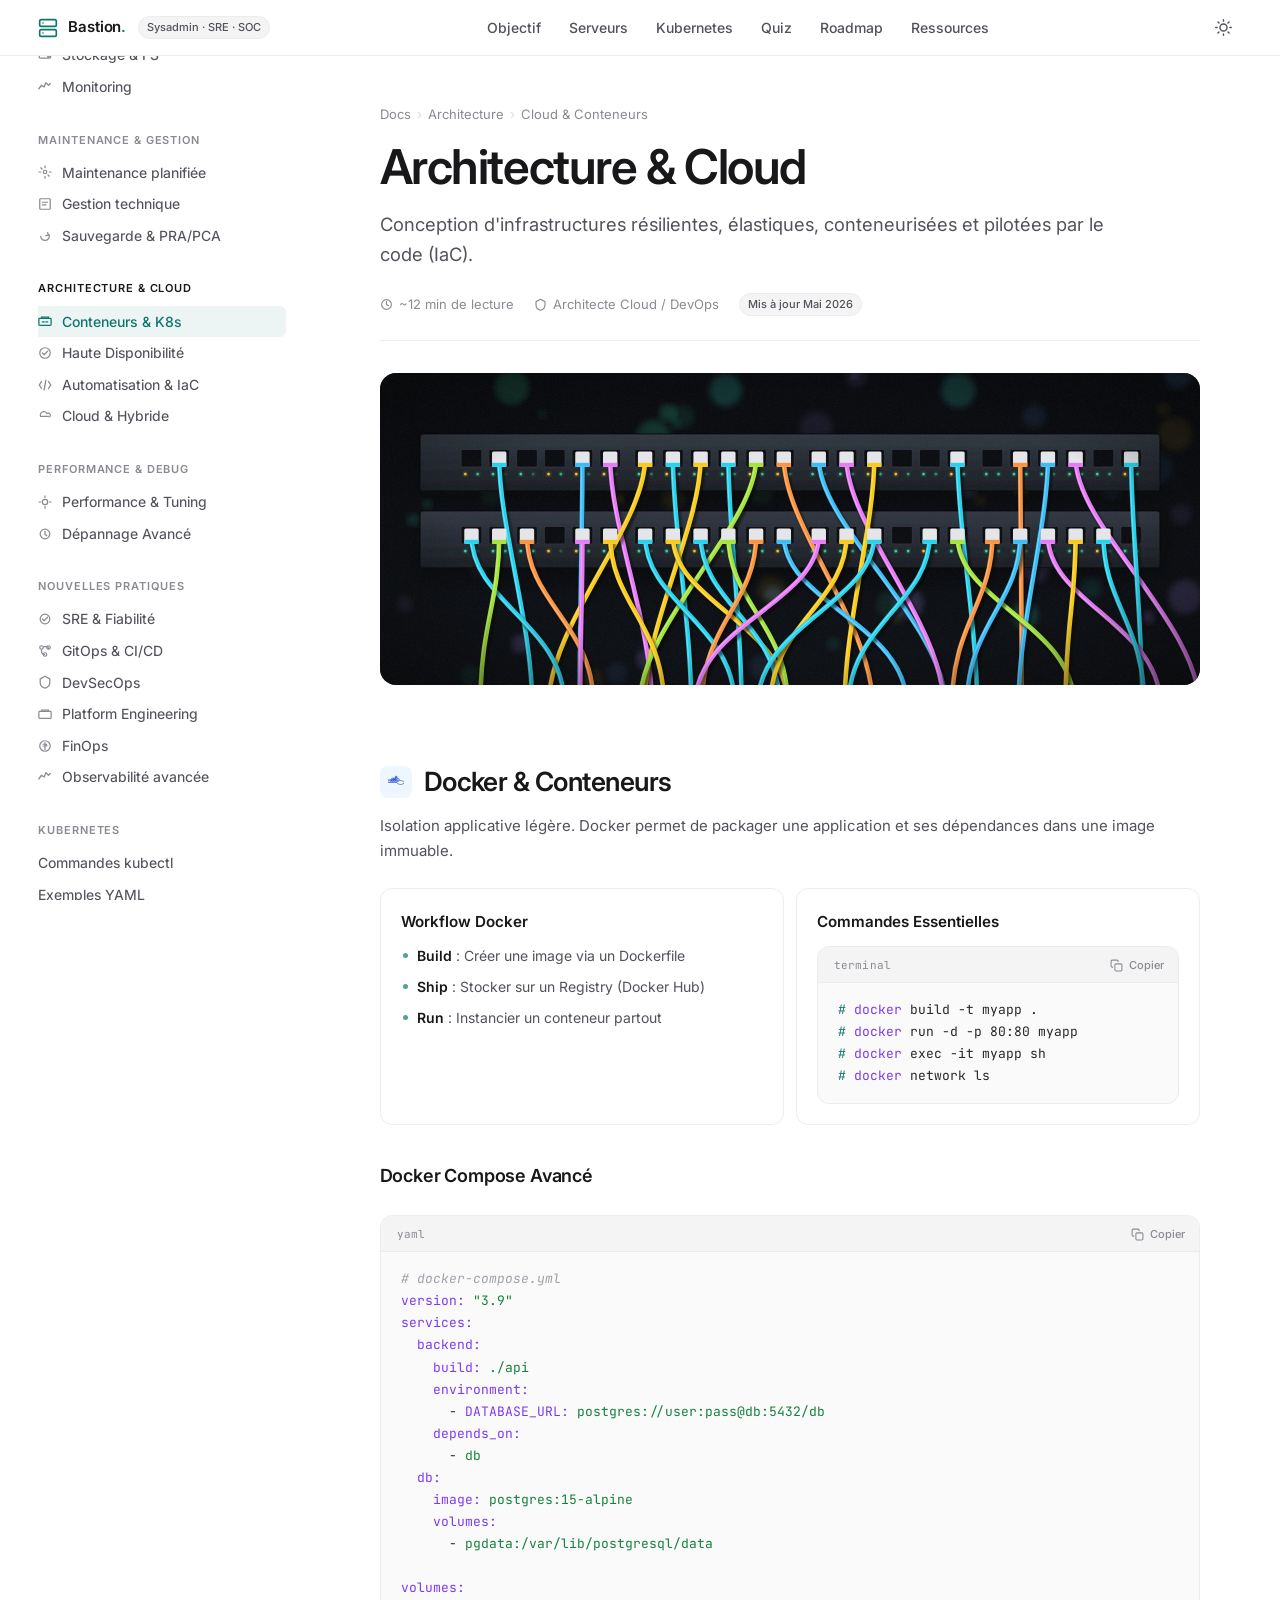
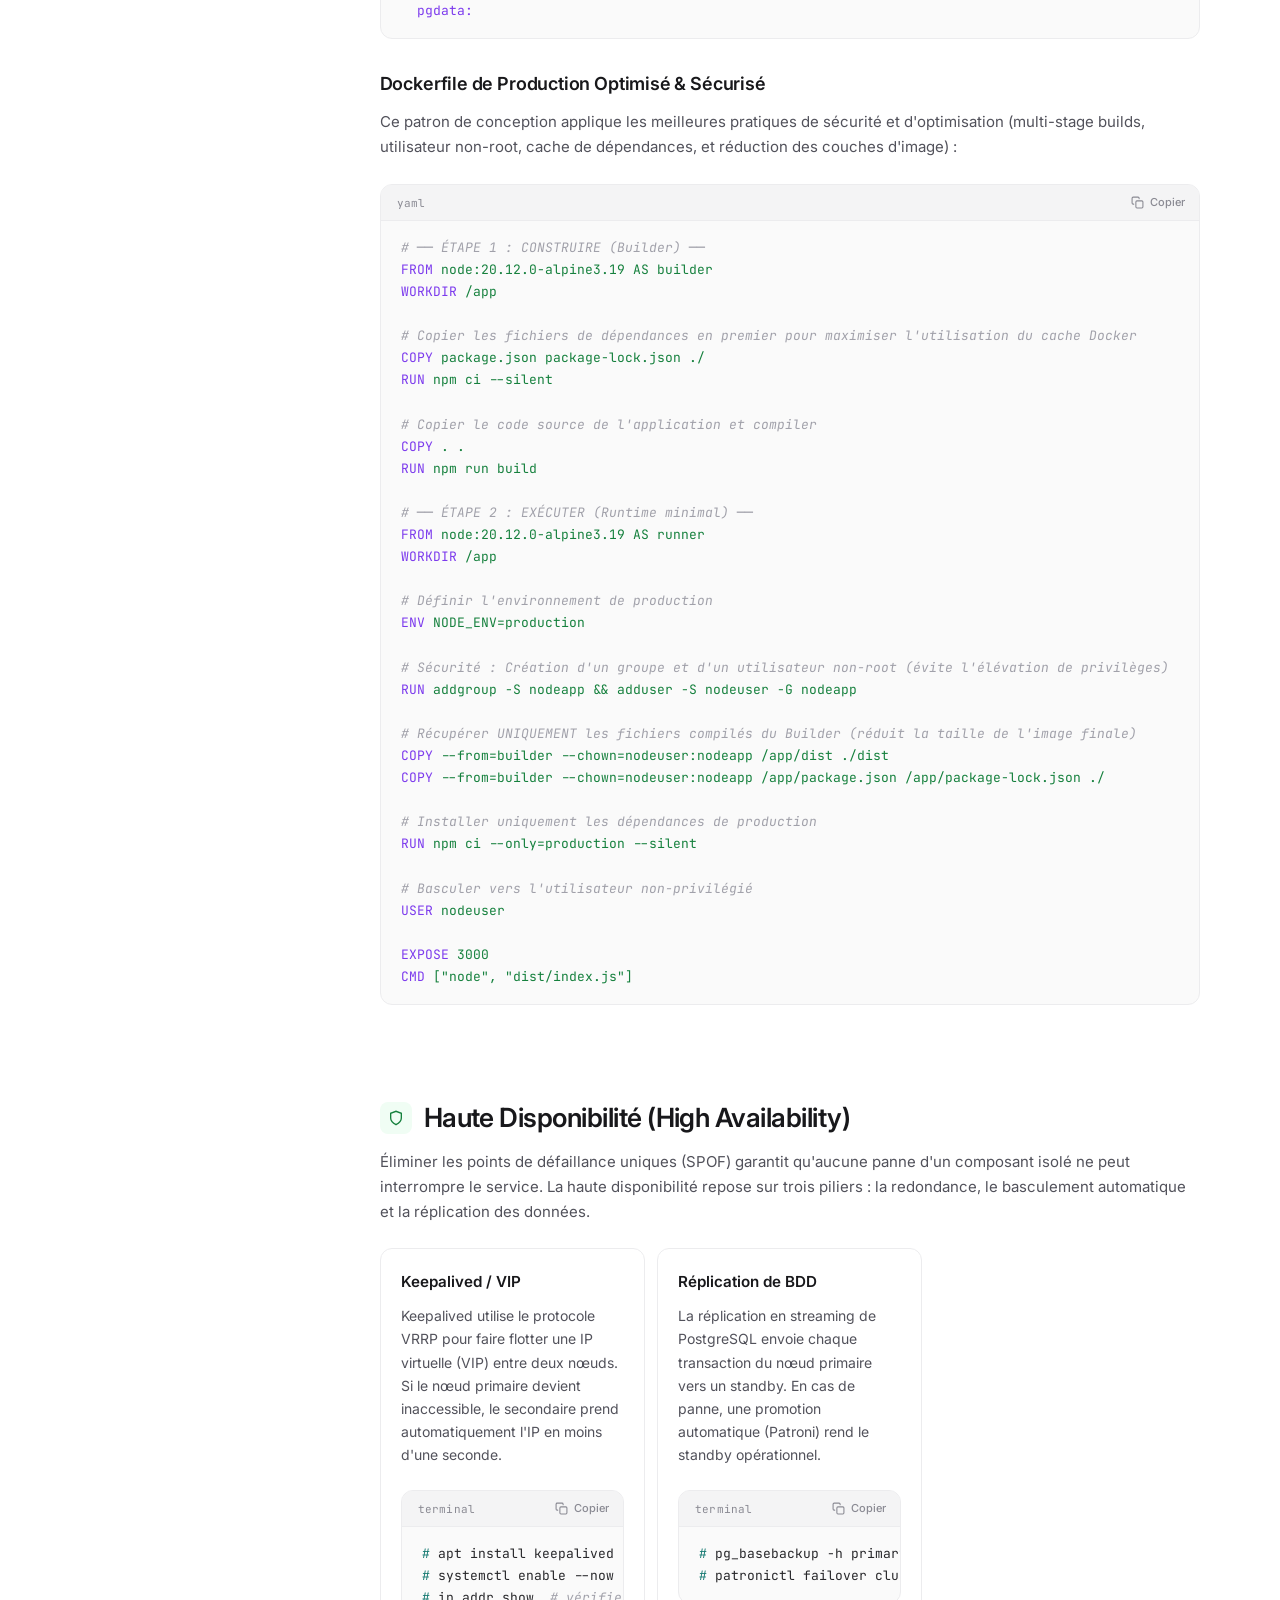
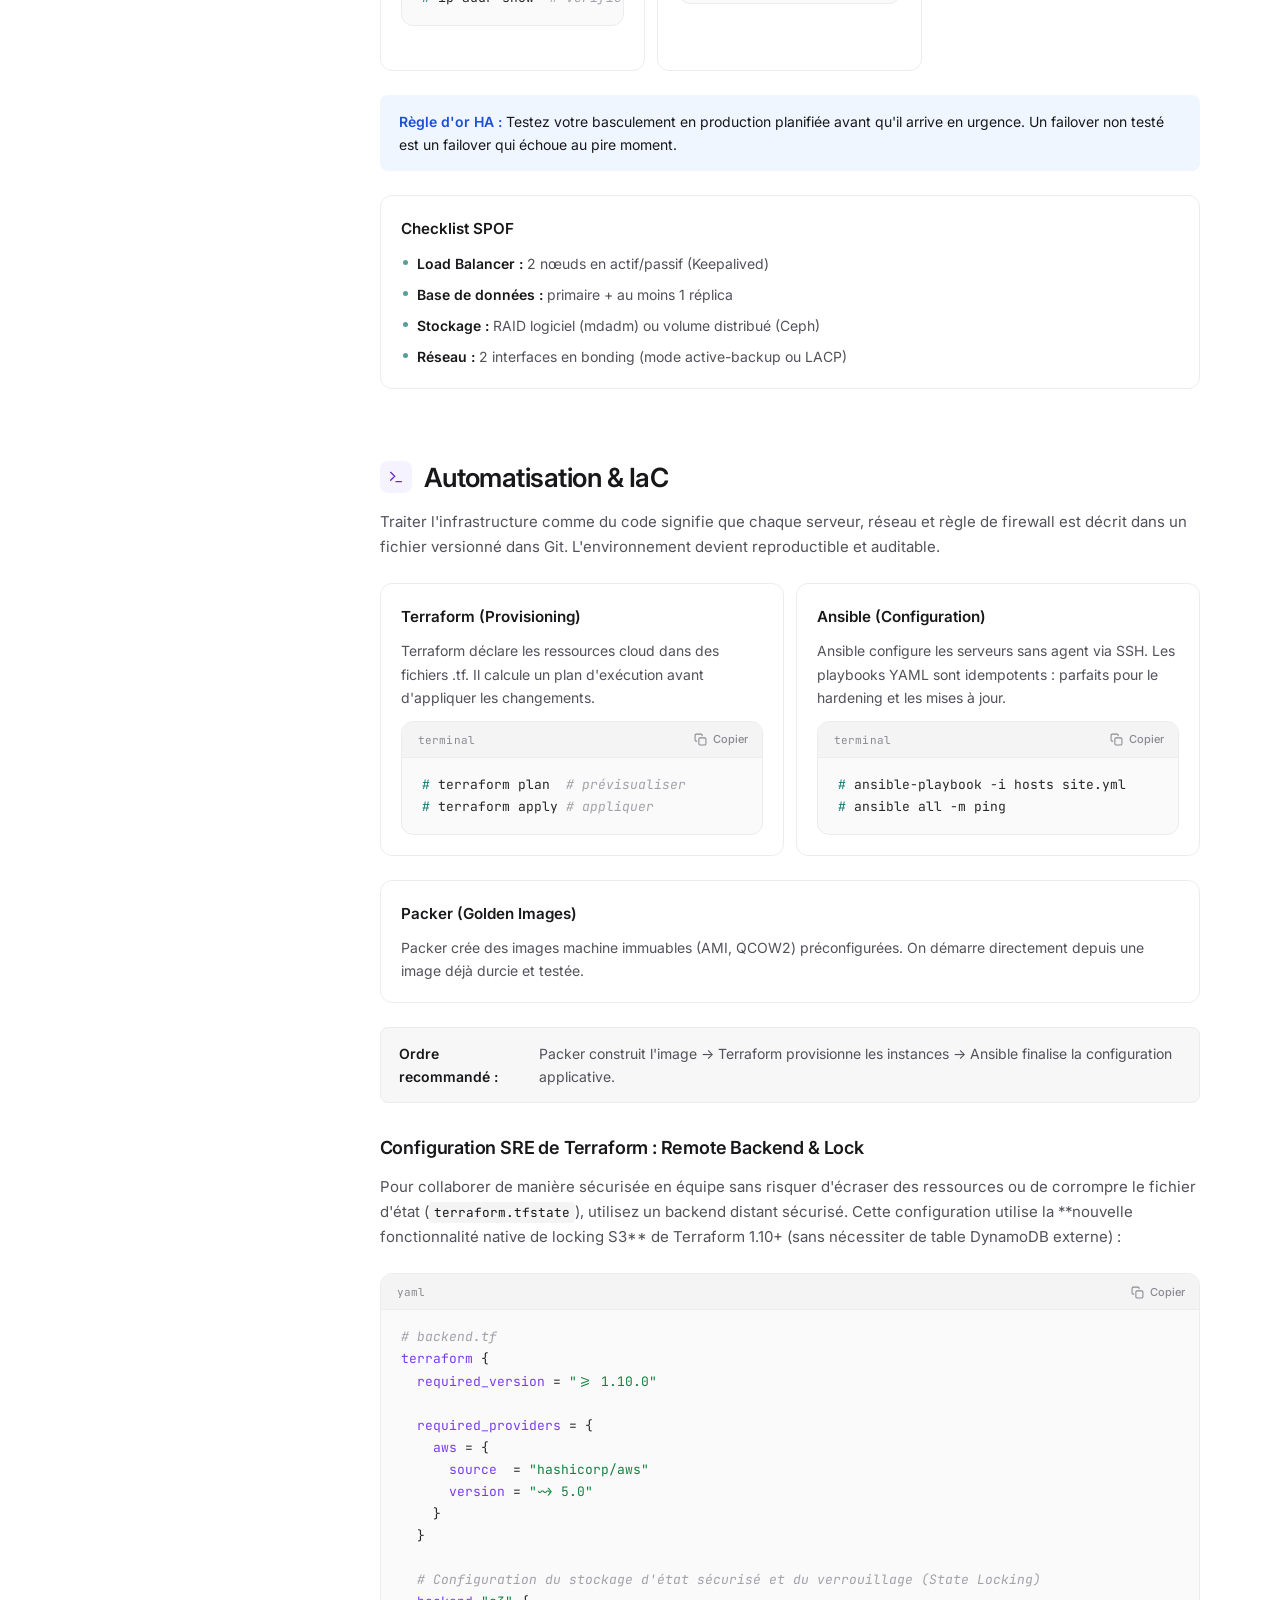
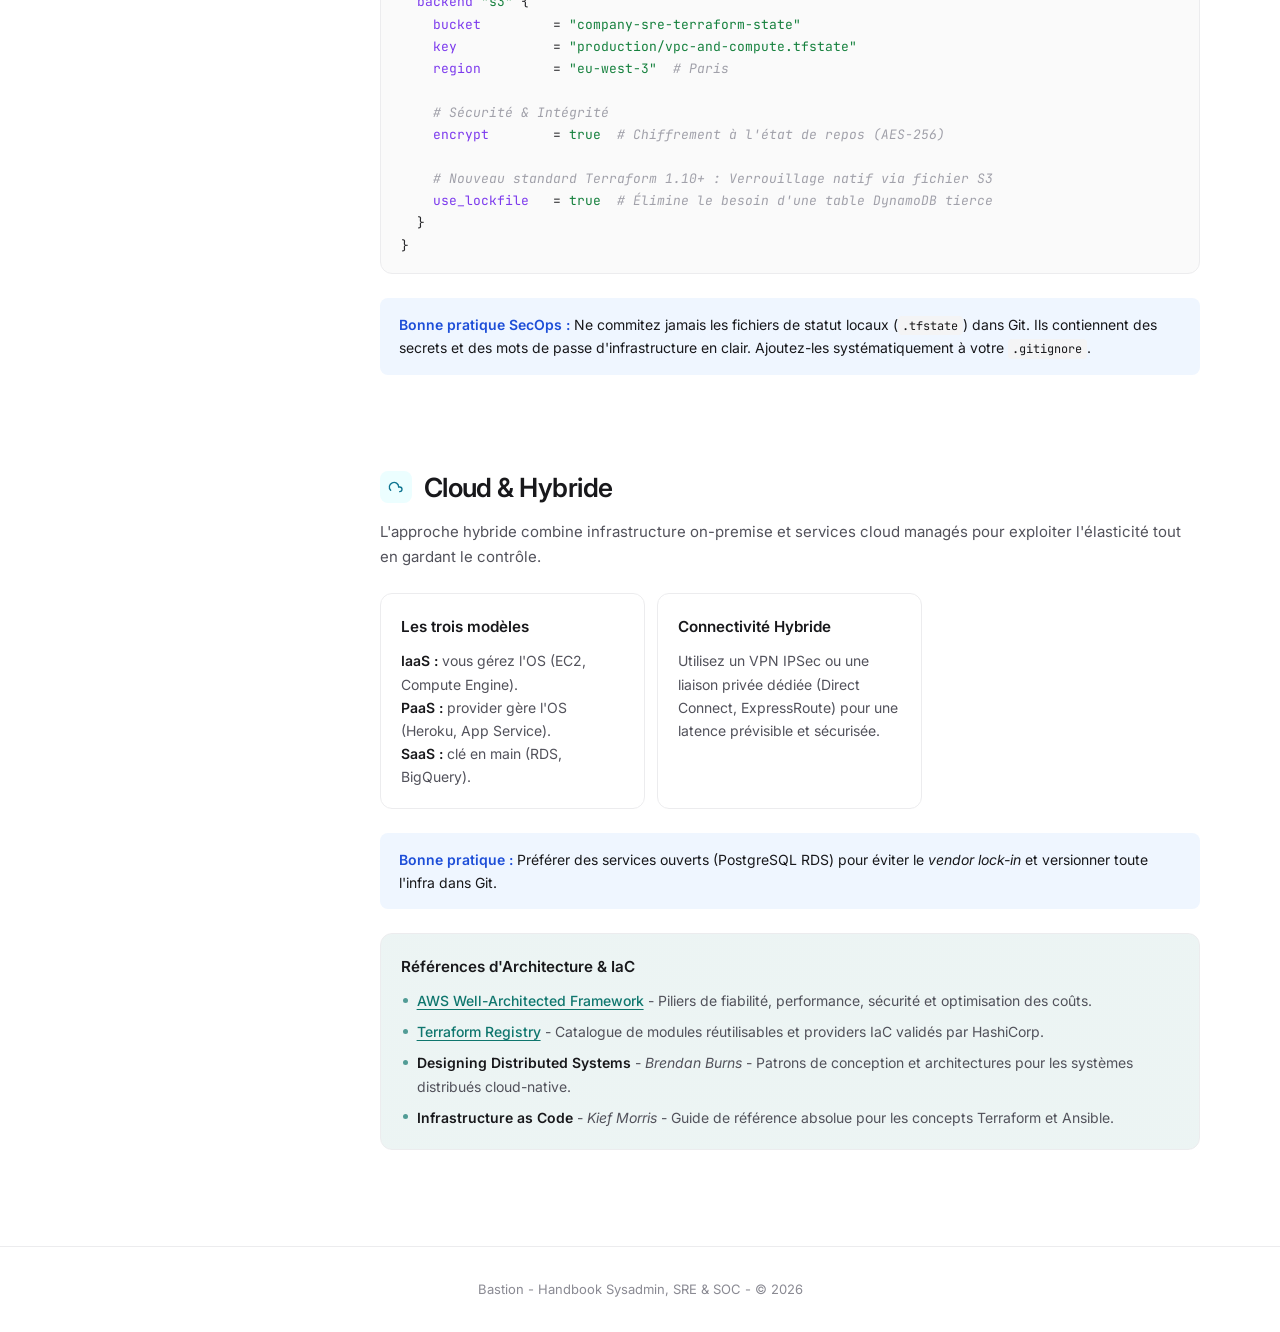
<file: architecture.html>
<!DOCTYPE html>
<html lang="fr">

<head>
  <meta charset="UTF-8">
  <meta name="viewport" content="width=device-width, initial-scale=1.0, viewport-fit=cover">
  <title>Architecture &amp; Cloud - Bastion</title>
  <meta name="description" content="Guide d'architecture haute disponibilité et cloud : conteneurs Docker, docker-compose, Keepalived, clustering, Ansible, Terraform et liaisons cloud hybrides.">
  <link rel="stylesheet" href="css/main.css">
  <meta name="theme-color" content="#ffffff" media="(prefers-color-scheme: light)">
  <meta name="theme-color" content="#0c0c0e" media="(prefers-color-scheme: dark)">
  <script>try{var t=localStorage.getItem('theme')||(matchMedia('(prefers-color-scheme: dark)').matches?'dark':'light');document.documentElement.setAttribute('data-theme',t)}catch(e){}</script>
  <script src="js/script.js" defer></script>
</head>

<body>

  <div id="progress-bar"></div>

  <header>
    <div class="header-left">
      <button id="menu-toggle" aria-label="Menu">
        <svg width="20" height="20" viewBox="0 0 24 24" fill="none" stroke="currentColor" stroke-width="2"
          stroke-linecap="round" stroke-linejoin="round">
          <line x1="3" y1="12" x2="21" y2="12" />
          <line x1="3" y1="6" x2="21" y2="6" />
          <line x1="3" y1="18" x2="21" y2="18" />
        </svg>
      </button>
      <a href="index.html" class="header-logo">
        <svg width="20" height="20" viewBox="0 0 24 24" fill="none" stroke="currentColor" stroke-width="2" stroke-linecap="round" stroke-linejoin="round" style="color: var(--primary) !important;">
          <rect x="2" y="2" width="20" height="8" rx="2" ry="2"/>
          <rect x="2" y="14" width="20" height="8" rx="2" ry="2"/>
          <line x1="6" y1="6" x2="6.01" y2="6"/>
          <line x1="6" y1="18" x2="6.01" y2="18"/>
        </svg>
        <span class="header-logo-text">Bastion<span>.</span></span>
      </a>
      <span class="badge">Sysadmin · SRE · SOC</span>
    </div>

    <ul class="header-nav">
      <li><a href="index.html#purpose">Objectif</a></li>
      <li><a href="index.html#server-types">Serveurs</a></li>
      <li><a href="kubernetes.html#cmds">Kubernetes</a></li>
      <li><a href="reference.html#interview">Quiz</a></li>
      <li><a href="reference.html#roadmap">Roadmap</a></li>
      <li><a href="ressources.html">Ressources</a></li>
    </ul>

    <div class="header-right">
      <button id="theme-toggle" aria-label="Toggle Theme" title="Changer le thème">
        <svg class="sun-icon" width="18" height="18" viewBox="0 0 24 24" fill="none" stroke="currentColor" stroke-width="2" stroke-linecap="round" stroke-linejoin="round"><circle cx="12" cy="12" r="5"/><line x1="12" y1="1" x2="12" y2="3"/><line x1="12" y1="21" x2="12" y2="23"/><line x1="4.22" y1="4.22" x2="5.64" y2="5.64"/><line x1="18.36" y1="18.36" x2="19.78" y2="19.78"/><line x1="1" y1="12" x2="3" y2="12"/><line x1="21" y1="12" x2="23" y2="12"/><line x1="4.22" y1="19.78" x2="5.64" y2="18.36"/><line x1="18.36" y1="5.64" x2="19.78" y2="4.22"/></svg>
        <svg class="moon-icon" width="18" height="18" viewBox="0 0 24 24" fill="none" stroke="currentColor" stroke-width="2" stroke-linecap="round" stroke-linejoin="round"><path d="M21 12.79A9 9 0 1 1 11.21 3 7 7 0 0 0 21 12.79z"/></svg>
      </button>
    </div>
  </header>

  <div class="layout">

    <!-- ══ SIDEBAR GAUCHE ══ -->
    <aside>
      <div class="toc-group">
        <span class="toc-label">Introduction</span>
        <ul>
          <li><a href="index.html#purpose">
              <svg width="12" height="12" viewBox="0 0 16 16" fill="none" stroke="currentColor" stroke-width="1.5">
                <circle cx="8" cy="8" r="6" />
                <path d="M8 5v4M8 11v.5" stroke-linecap="round" />
              </svg>
              Objectif général</a></li>
          <li><a href="index.html#server-types">
              <svg width="12" height="12" viewBox="0 0 16 16" fill="none" stroke="currentColor" stroke-width="1.4">
                <rect x="1.5" y="3" width="13" height="3.5" rx="1" />
                <rect x="1.5" y="8" width="13" height="3.5" rx="1" />
                <circle cx="12" cy="4.8" r="0.9" fill="currentColor" />
                <circle cx="12" cy="9.8" r="0.9" fill="currentColor" />
              </svg>
              Types de serveurs</a></li>
        </ul>
      </div>
      <div class="toc-group">
        <span class="toc-label">Revue Pratique</span>
        <ul>
          <li><a href="diagnostic.html#obj1">
              <svg width="12" height="12" viewBox="0 0 16 16" fill="none" stroke="currentColor" stroke-width="1.4">
                <rect x="2" y="2" width="12" height="12" rx="1.5" />
                <path d="M5 8h6M5 5.5h4M5 10.5h5" stroke-linecap="round" />
              </svg>
              1. Caractériser le serveur</a></li>
          <li><a href="diagnostic.html#obj2">
              <svg width="12" height="12" viewBox="0 0 16 16" fill="none" stroke="currentColor" stroke-width="1.4">
                <path d="M2 12l3-4 3 3 2-4 3 4" stroke-linecap="round" stroke-linejoin="round" />
              </svg>
              2. Ressources matérielles</a></li>
          <li><a href="diagnostic.html#obj3">
              <svg width="12" height="12" viewBox="0 0 16 16" fill="none" stroke="currentColor" stroke-width="1.3">
                <circle cx="4" cy="8" r="2.2" />
                <circle cx="12" cy="4" r="2.2" />
                <circle cx="12" cy="12" r="2.2" />
                <path d="M6 7L10 5M6 9L10 11" />
              </svg>
              3. Explorer les apps</a></li>
          <li><a href="diagnostic.html#obj4">
              <svg width="12" height="12" viewBox="0 0 16 16" fill="none" stroke="currentColor" stroke-width="1.4">
                <path d="M2 3h12v10H2z" />
                <path d="M5 6h6M5 9h4" stroke-linecap="round" />
              </svg>
              4. Analyser les logs</a></li>
        </ul>
      </div>
      <div class="toc-group">
        <span class="toc-label">Administration Avancée</span>
        <ul>
          <li><a href="admin.html#sec">
              <svg width="12" height="12" viewBox="0 0 16 16" fill="none" stroke="currentColor" stroke-width="1.4">
                <path d="M8 1.5L2.5 4.5v4c0 3 2.2 5.6 5.5 6.5 3.3-.9 5.5-3.5 5.5-6.5v-4L8 1.5z" />
              </svg>
              Sécurité &amp; Hardening</a></li>
          <li><a href="admin.html#pkg">
              <svg width="12" height="12" viewBox="0 0 16 16" fill="none" stroke="currentColor" stroke-width="1.4">
                <path d="M8 1.5l5.5 3v7l-5.5 3-5.5-3v-7l5.5-3z" />
                <path d="M8 1.5v13M2.5 4.5L8 8l5.5-3.5" />
              </svg>
              Packages &amp; Dépendances</a></li>
          <li><a href="admin.html#systemd">
              <svg width="12" height="12" viewBox="0 0 16 16" fill="none" stroke="currentColor" stroke-width="1.4">
                <circle cx="8" cy="8" r="5.5" />
                <path d="M8 4.5V8l2.5 1.5" stroke-linecap="round" />
              </svg>
              Systemd Avancé</a></li>
          <li><a href="admin.html#net">
              <svg width="12" height="12" viewBox="0 0 16 16" fill="none" stroke="currentColor" stroke-width="1.3">
                <circle cx="8" cy="8" r="1.8" fill="currentColor" />
                <circle cx="2" cy="3" r="1.5" fill="currentColor" />
                <circle cx="14" cy="3" r="1.5" fill="currentColor" />
                <circle cx="2" cy="13" r="1.5" fill="currentColor" />
                <circle cx="14" cy="13" r="1.5" fill="currentColor" />
                <path d="M3.4 4.2L6 6.5M12.6 4.2L10 6.5M3.4 11.8L6 9.5M12.6 11.8L10 9.5" />
              </svg>
              Réseau Avancé</a></li>
          <li><a href="admin.html#storage">
              <svg width="12" height="12" viewBox="0 0 16 16" fill="none" stroke="currentColor" stroke-width="1.4">
                <rect x="1.5" y="3" width="13" height="3.5" rx="1" />
                <rect x="1.5" y="8" width="13" height="3.5" rx="1" />
                <circle cx="12" cy="4.8" r="0.9" fill="currentColor" />
                <circle cx="12" cy="9.8" r="0.9" fill="currentColor" />
              </svg>
              Stockage &amp; FS</a></li>
          <li><a href="admin.html#monitoring">
              <svg width="12" height="12" viewBox="0 0 16 16" fill="none" stroke="currentColor" stroke-width="1.5">
                <path d="M1 10l3-4 3 2 2-5 3 3 2-2" stroke-linecap="round" stroke-linejoin="round" />
              </svg>
              Monitoring</a></li>
        </ul>
      </div>
      <div class="toc-group">
        <span class="toc-label">Maintenance &amp; Gestion</span>
        <ul>
          <li><a href="maintenance.html#maintenance">
              <svg width="12" height="12" viewBox="0 0 16 16" fill="none" stroke="currentColor" stroke-width="1.4">
                <circle cx="8" cy="8" r="2" />
                <path d="M8 1v2M8 13v2M1 8h2M13 8h2M3.2 3.2l1.4 1.4M11.4 11.4l1.4 1.4" stroke-linecap="round" />
              </svg>
              Maintenance planifiée</a></li>
          <li><a href="maintenance.html#gestion">
              <svg width="12" height="12" viewBox="0 0 16 16" fill="none" stroke="currentColor" stroke-width="1.4">
                <rect x="2" y="2" width="12" height="12" rx="1" />
                <path d="M5 6h6M5 9h4" stroke-linecap="round" />
              </svg>
              Gestion technique</a></li>
          <li><a href="maintenance.html#backup">
              <svg width="12" height="12" viewBox="0 0 16 16" fill="none" stroke="currentColor" stroke-width="1.4">
                <path d="M3 8a5 5 0 109.9-1H11" />
                <path d="M11 4l1 3-3 .5" stroke-linecap="round" />
              </svg>
              Sauvegarde &amp; PRA/PCA</a></li>
        </ul>
      </div>
      <div class="toc-group">
        <span class="toc-label">Architecture &amp; Cloud</span>
        <ul>
          <li><a href="architecture.html#containers">
              <svg width="12" height="12" viewBox="0 0 16 16" fill="none" stroke="currentColor" stroke-width="1.4">
                <rect x="1" y="5" width="14" height="8" rx="1" />
                <path d="M4 5V3.5h8V5" />
                <path d="M5 9h2M9 9h2" stroke-linecap="round" />
              </svg>
              Conteneurs &amp; K8s</a></li>
          <li><a href="architecture.html#ha">
              <svg width="12" height="12" viewBox="0 0 16 16" fill="none" stroke="currentColor" stroke-width="1.4">
                <circle cx="8" cy="8" r="6" />
                <path d="M5 8l2 2 4-4" stroke-linecap="round" stroke-linejoin="round" />
              </svg>
              Haute Disponibilité</a></li>
          <li><a href="architecture.html#iac">
              <svg width="12" height="12" viewBox="0 0 16 16" fill="none" stroke="currentColor" stroke-width="1.5">
                <path d="M4 4L1.5 8 4 12M12 4l2.5 4-2.5 4M9 2.5l-2 11" stroke-linecap="round" />
              </svg>
              Automatisation &amp; IaC</a></li>
          <li><a href="architecture.html#cloud">
              <svg width="12" height="12" viewBox="0 0 16 16" fill="none" stroke="currentColor" stroke-width="1.3">
                <path d="M13 9.5a2.5 2.5 0 10-3-4.3A3 3 0 003 8.5h9.5" />
              </svg>
              Cloud &amp; Hybride</a></li>
        </ul>
      </div>
      <div class="toc-group">
        <span class="toc-label">Performance &amp; Debug</span>
        <ul>
          <li><a href="performance.html#perf">
              <svg width="12" height="12" viewBox="0 0 16 16" fill="none" stroke="currentColor" stroke-width="1.4">
                <circle cx="8" cy="8" r="3" />
                <path d="M8 1v2M8 13v2M1 8h2M13 8h2" stroke-linecap="round" />
              </svg>
              Performance &amp; Tuning</a></li>
          <li><a href="performance.html#debug">
              <svg width="12" height="12" viewBox="0 0 16 16" fill="none" stroke="currentColor" stroke-width="1.4">
                <circle cx="8" cy="8" r="5.5" />
                <path d="M8 5v3.5l2 1.5" stroke-linecap="round" />
              </svg>
              Dépannage Avancé</a></li>
        </ul>
      </div>
      <div class="toc-group">
        <span class="toc-label">Nouvelles Pratiques</span>
        <ul>
          <li><a href="pratiques.html#sre">
              <svg width="12" height="12" viewBox="0 0 16 16" fill="none" stroke="currentColor" stroke-width="1.4">
                <circle cx="8" cy="8" r="5.5" />
                <path d="M5 8l2 2 4-4" stroke-linecap="round" stroke-linejoin="round" />
              </svg>
              SRE &amp; Fiabilité</a></li>
          <li><a href="pratiques.html#gitops">
              <svg width="12" height="12" viewBox="0 0 16 16" fill="none" stroke="currentColor" stroke-width="1.4">
                <circle cx="4" cy="4" r="2" />
                <circle cx="12" cy="4" r="2" />
                <circle cx="8" cy="12" r="2" />
                <path d="M4 6v2a4 4 0 004 4M12 6v-1a2 2 0 00-2-2H6" />
              </svg>
              GitOps &amp; CI/CD</a></li>
          <li><a href="pratiques.html#devsecops">
              <svg width="12" height="12" viewBox="0 0 16 16" fill="none" stroke="currentColor" stroke-width="1.4">
                <path d="M8 1.5L2.5 4.5v4c0 3 2.2 5.6 5.5 6.5 3.3-.9 5.5-3.5 5.5-6.5v-4L8 1.5z" />
              </svg>
              DevSecOps</a></li>
          <li><a href="pratiques.html#platform">
              <svg width="12" height="12" viewBox="0 0 16 16" fill="none" stroke="currentColor" stroke-width="1.4">
                <rect x="1" y="5" width="14" height="8" rx="1" />
                <path d="M4 5V3.5h8V5" />
              </svg>
              Platform Engineering</a></li>
          <li><a href="pratiques.html#finops">
              <svg width="12" height="12" viewBox="0 0 16 16" fill="none" stroke="currentColor" stroke-width="1.4">
                <circle cx="8" cy="8" r="6" />
                <path d="M8 4v8M6 6h3a1 1 0 010 2H6M6 8h4" stroke-linecap="round" />
              </svg>
              FinOps</a></li>
          <li><a href="pratiques.html#observability">
              <svg width="12" height="12" viewBox="0 0 16 16" fill="none" stroke="currentColor" stroke-width="1.5">
                <path d="M1 10l3-4 3 2 2-5 3 3 2-2" stroke-linecap="round" stroke-linejoin="round" />
              </svg>
              Observabilité avancée</a></li>
        </ul>
      </div>
      <div class="toc-group">
        <span class="toc-label">Kubernetes</span>
        <ul>
          <li><a href="kubernetes.html#cmds">Commandes kubectl</a></li>
          <li><a href="kubernetes.html#yaml">Exemples YAML</a></li>
          <li><a href="kubernetes.html#vs">K8s vs Docker</a></li>
        </ul>
      </div>
      <div class="toc-group">
        <span class="toc-label">Référence</span>
        <ul>
          <li><a href="reference.html#interview">Entretiens / Quiz</a></li>
          <li><a href="reference.html#roadmap">Feuille de route</a></li>
          <li><a href="ressources.html#linux">Ressources d'apprentissage</a></li>
          <li><a href="ressources.html#labs">Labs pratiques</a></li>
        </ul>
      </div>
    </aside>

    <!-- ══ MAIN CONTENT ══ -->
    <main>

      <div class="breadcrumb">Docs <span>›</span> Architecture <span>›</span> Cloud &amp; Conteneurs</div>
      <h1 class="display-mega">Architecture &amp; Cloud</h1>
      <p class="subtitle" style="font-size: 18px; margin-bottom: 24px;">
        Conception d'infrastructures résilientes, élastiques, conteneurisées et pilotées par le code (IaC).
      </p>

      <div class="page-meta" style="margin-bottom: 40px;">
        <span class="page-meta-item">
          <svg width="13" height="13" viewBox="0 0 16 16" fill="none" stroke="currentColor" stroke-width="1.4">
            <circle cx="8" cy="8" r="6" />
            <path d="M8 4.5V8l2.5 1.5" stroke-linecap="round" />
          </svg>
          ~12 min de lecture
        </span>
        <span class="page-meta-item">
          <svg width="13" height="13" viewBox="0 0 16 16" fill="none" stroke="currentColor" stroke-width="1.4">
            <path d="M8 1.5L2.5 4.5v4c0 3 2.2 5.6 5.5 6.5 3.3-.9 5.5-3.5 5.5-6.5v-4z" />
          </svg>
          Architecte Cloud / DevOps
        </span>
        <span class="page-meta-item"><span class="badge">Mis à jour Mai 2026</span></span>
      </div>

      <div class="page-banner-container">
        <img src="img/architecture_hero.svg" alt="Architecture &amp; Cloud" class="page-banner">
      </div>

      <!-- ══════════ SECTION: CONTENEURS ══════════ -->
      <section id="containers">
        <div class="section-header">
          <div class="section-icon blue">
            <svg width="22" height="22" viewBox="0 0 24 24" fill="white">
              <path
                d="M13.983 11.078h2.119c.102 0 .186-.084.186-.186V9.086a.186.186 0 0 0-.186-.186h-2.119c-.102 0-.186.084-.186.186v1.806c0 .102.084.186.186.186zM11.233 11.078h2.119c.102 0 .186-.084.186-.186V9.086a.186.186 0 0 0-.186-.186h-2.119c-.102 0-.186.084-.186.186v1.806c0 .102.084.186.186.186zM11.233 8.358h2.119c.102 0 .186-.084.186-.186V6.366a.186.186 0 0 0-.186-.186h-2.119c-.102 0-.186.084-.186.186v1.806c0 .102.084.186.186.186zM8.477 11.078h2.119c.102 0 .186-.084.186-.186V9.086a.186.186 0 0 0-.186-.186H8.477c-.102 0-.186.084-.186.186v1.806c0 .102.084.186.186.186zM8.477 8.358h2.119c.102 0 .186-.084.186-.186V6.366a.186.186 0 0 0-.186-.186H8.477c-.102 0-.186.084-.186.186v1.806c0 .102.084.186.186.186zM5.722 11.078h2.119c.102 0 .186-.084.186-.186V9.086a.186.186 0 0 0-.186-.186H5.722c-.102 0-.186.084-.186.186v1.806c0 .102.084.186.186.186zM2.966 11.078H5.08c.103 0 .186-.084.186-.186V9.086a.186.186 0 0 0-.186-.186H2.966c-.102 0-.186.084-.186.186v1.806c0 .102.084.186.186.186zM5.722 8.358h2.119c.102 0 .186-.084.186-.186V6.366a.186.186 0 0 0-.186-.186H5.722c-.102 0-.186.084-.186.186v1.806c0 .102.084.186.186.186zM11.233 5.617h2.119c.102 0 .186-.084.186-.186V3.625a.186.186 0 0 0-.186-.186h-2.119c-.102 0-.186.084-.186.186v1.806c0 .102.084.186.186.186zM23.955 12.185c-.328-.567-.847-1.041-1.531-1.391a9.388 9.388 0 0 0-4.47-1.066h-.414c-.066-.414-.143-.842-.234-1.278l-.133-.562-.486-.316c-.347-.225-.76-.388-1.201-.482v-.001h-.001c-.143-.031-.295-.054-.448-.069l-.364-.035-.119-.347c-.157-.458-.415-.875-.767-1.231C13.437 5.035 12.83 4.7 12.164 4.5l-.545-.164-.265.498a4.341 4.341 0 0 0-.462 1.34c-.015.105-.027.21-.035.316l-.014.22h-.24c-.007-.001-.013-.001-.02-.001-.016 0-.03.001-.046.001h-.24v2.118H.102c-.056 0-.102.046-.102.102v3.705c0 .056.046.102.102.102h12.502c.056 0 .102-.046.102-.102V12.11c.216.513.565 1.018 1.031 1.503.715.744 1.769 1.332 3.132 1.751 1.761.542 4.025.597 5.485-.758.117-.11.218-.227.31-.346.438.163.858.212 1.254.14.346-.062.66-.21.93-.44.256-.218.455-.522.585-.898.026-.073.045-.147.06-.223a.138.138 0 0 0-.03-.13l-.001-.001a.141.141 0 0 0-.102-.041h-.001z" />
            </svg>
          </div>
          <h2>Docker &amp; Conteneurs</h2>
        </div>
        <p>Isolation applicative légère. Docker permet de packager une application et ses dépendances dans une image
          immuable.</p>

        <div class="two-col">
          <div class="card">
            <h4>Workflow Docker</h4>
            <ul class="list">
              <li><strong>Build</strong> : Créer une image via un Dockerfile</li>
              <li><strong>Ship</strong> : Stocker sur un Registry (Docker Hub)</li>
              <li><strong>Run</strong> : Instancier un conteneur partout</li>
            </ul>
          </div>
          <div class="card">
            <h4>Commandes Essentielles</h4>
            <pre><code><span class="c-prompt">#</span> <span class="c-keyword">docker</span> build -t myapp .
<span class="c-prompt">#</span> <span class="c-keyword">docker</span> run -d -p 80:80 myapp
<span class="c-prompt">#</span> <span class="c-keyword">docker</span> exec -it myapp sh
<span class="c-prompt">#</span> <span class="c-keyword">docker</span> network ls</code></pre>
          </div>
        </div>

        <h3>Docker Compose Avancé</h3>
        <pre class="yaml"><code><span class="y-comment"># docker-compose.yml</span>
<span class="y-key">version:</span> <span class="y-str">"3.9"</span>
<span class="y-key">services:</span>
  <span class="y-key">backend:</span>
    <span class="y-key">build:</span> <span class="y-str">./api</span>
    <span class="y-key">environment:</span>
      - <span class="y-key">DATABASE_URL:</span> <span class="y-str">postgres://user:pass@db:5432/db</span>
    <span class="y-key">depends_on:</span>
      - <span class="y-str">db</span>
  <span class="y-key">db:</span>
    <span class="y-key">image:</span> <span class="y-str">postgres:15-alpine</span>
    <span class="y-key">volumes:</span>
      - <span class="y-str">pgdata:/var/lib/postgresql/data</span>

<span class="y-key">volumes:</span>
  <span class="y-key">pgdata:</span></code></pre>

        <h3 style="margin-top: 30px;">Dockerfile de Production Optimisé &amp; Sécurisé</h3>
        <p>Ce patron de conception applique les meilleures pratiques de sécurité et d'optimisation (multi-stage builds, utilisateur non-root, cache de dépendances, et réduction des couches d'image) :</p>
        
        <pre class="yaml"><code><span class="y-comment"># ── ÉTAPE 1 : CONSTRUIRE (Builder) ──</span>
<span class="y-key">FROM</span> <span class="y-str">node:20.12.0-alpine3.19 AS builder</span>
<span class="y-key">WORKDIR</span> <span class="y-str">/app</span>

<span class="y-comment"># Copier les fichiers de dépendances en premier pour maximiser l'utilisation du cache Docker</span>
<span class="y-key">COPY</span> <span class="y-str">package.json package-lock.json ./</span>
<span class="y-key">RUN</span> <span class="y-str">npm ci --silent</span>

<span class="y-comment"># Copier le code source de l'application et compiler</span>
<span class="y-key">COPY</span> <span class="y-str">. .</span>
<span class="y-key">RUN</span> <span class="y-str">npm run build</span>

<span class="y-comment"># ── ÉTAPE 2 : EXÉCUTER (Runtime minimal) ──</span>
<span class="y-key">FROM</span> <span class="y-str">node:20.12.0-alpine3.19 AS runner</span>
<span class="y-key">WORKDIR</span> <span class="y-str">/app</span>

<span class="y-comment"># Définir l'environnement de production</span>
<span class="y-key">ENV</span> <span class="y-str">NODE_ENV=production</span>

<span class="y-comment"># Sécurité : Création d'un groupe et d'un utilisateur non-root (évite l'élévation de privilèges)</span>
<span class="y-key">RUN</span> <span class="y-str">addgroup -S nodeapp && adduser -S nodeuser -G nodeapp</span>

<span class="y-comment"># Récupérer UNIQUEMENT les fichiers compilés du Builder (réduit la taille de l'image finale)</span>
<span class="y-key">COPY</span> <span class="y-str">--from=builder --chown=nodeuser:nodeapp /app/dist ./dist</span>
<span class="y-key">COPY</span> <span class="y-str">--from=builder --chown=nodeuser:nodeapp /app/package.json /app/package-lock.json ./</span>

<span class="y-comment"># Installer uniquement les dépendances de production</span>
<span class="y-key">RUN</span> <span class="y-str">npm ci --only=production --silent</span>

<span class="y-comment"># Basculer vers l'utilisateur non-privilégié</span>
<span class="y-key">USER</span> <span class="y-str">nodeuser</span>

<span class="y-key">EXPOSE</span> <span class="y-str">3000</span>
<span class="y-key">CMD</span> <span class="y-str">["node", "dist/index.js"]</span></code></pre>
      </section>

      <!-- ══════════ SECTION: HA ══════════ -->
      <section id="ha">
        <div class="section-header">
          <div class="section-icon green">
            <svg width="18" height="18" viewBox="0 0 24 24" fill="none" stroke="white" stroke-width="2" stroke-linecap="round"><path d="M12 22s8-4 8-10V5l-8-3-8 3v7c0 6 8 10 8 10z" /></svg>
          </div>
          <h2>Haute Disponibilité (High Availability)</h2>
        </div>
        <p>Éliminer les points de défaillance uniques (SPOF) garantit qu'aucune panne d'un composant isolé ne peut interrompre le service. La haute disponibilité repose sur trois piliers : la redondance, le basculement automatique et la réplication des données.</p>
        
        <div class="server-grid">
          <div class="server-card">
            <h4>Keepalived / VIP</h4>
            <p>Keepalived utilise le protocole VRRP pour faire flotter une IP virtuelle (VIP) entre deux nœuds. Si le nœud primaire devient inaccessible, le secondaire prend automatiquement l'IP en moins d'une seconde.</p>
            <pre><code><span class="c-prompt">#</span> apt install keepalived
<span class="c-prompt">#</span> systemctl enable --now keepalived
<span class="c-prompt">#</span> ip addr show  <span class="c-comment"># vérifier la VIP active</span></code></pre>
          </div>
          <div class="server-card">
            <h4>Réplication de BDD</h4>
            <p>La réplication en streaming de PostgreSQL envoie chaque transaction du nœud primaire vers un standby. En cas de panne, une promotion automatique (Patroni) rend le standby opérationnel.</p>
            <pre><code><span class="c-prompt">#</span> pg_basebackup -h primary -D /data -P -Xs -R
<span class="c-prompt">#</span> patronictl failover cluster --master primary</code></pre>
          </div>
        </div>

        <div class="note info">
          <strong>Règle d'or HA :</strong> Testez votre basculement en production planifiée avant qu'il arrive en urgence. Un failover non testé est un failover qui échoue au pire moment.
        </div>

        <div class="card" style="margin-top: 20px;">
          <h4>Checklist SPOF</h4>
          <ul style="margin-left: 20px; margin-top: 10px;">
            <li><strong>Load Balancer :</strong> 2 nœuds en actif/passif (Keepalived)</li>
            <li><strong>Base de données :</strong> primaire + au moins 1 réplica</li>
            <li><strong>Stockage :</strong> RAID logiciel (mdadm) ou volume distribué (Ceph)</li>
            <li><strong>Réseau :</strong> 2 interfaces en bonding (mode active-backup ou LACP)</li>
          </ul>
        </div>
      </section>

      <!-- ══════════ SECTION: IAC ══════════ -->
      <section id="iac">
        <div class="section-header">
          <div class="section-icon purple">
            <svg width="18" height="18" viewBox="0 0 24 24" fill="none" stroke="white" stroke-width="2" stroke-linecap="round"><path d="M4 17l6-6-6-6M12 19h8" /></svg>
          </div>
          <h2>Automatisation &amp; IaC</h2>
        </div>
        <p>Traiter l'infrastructure comme du code signifie que chaque serveur, réseau et règle de firewall est décrit dans un fichier versionné dans Git. L'environnement devient reproductible et auditable.</p>
        
        <div class="two-col">
          <div class="card">
            <h4>Terraform (Provisioning)</h4>
            <p>Terraform déclare les ressources cloud dans des fichiers .tf. Il calcule un plan d'exécution avant d'appliquer les changements.</p>
            <pre><code><span class="c-prompt">#</span> terraform plan  <span class="c-comment"># prévisualiser</span>
<span class="c-prompt">#</span> terraform apply <span class="c-comment"># appliquer</span></code></pre>
          </div>
          <div class="card">
            <h4>Ansible (Configuration)</h4>
            <p>Ansible configure les serveurs sans agent via SSH. Les playbooks YAML sont idempotents : parfaits pour le hardening et les mises à jour.</p>
            <pre><code><span class="c-prompt">#</span> ansible-playbook -i hosts site.yml
<span class="c-prompt">#</span> ansible all -m ping</code></pre>
          </div>
        </div>

        <div class="server-card" style="margin-top: 20px;">
          <h4>Packer (Golden Images)</h4>
          <p>Packer crée des images machine immuables (AMI, QCOW2) préconfigurées. On démarre directement depuis une image déjà durcie et testée.</p>
        </div>

        <div class="callout info">
          <strong>Ordre recommandé :</strong> Packer construit l'image → Terraform provisionne les instances → Ansible finalise la configuration applicative.
        </div>

        <h3 style="margin-top: 30px;">Configuration SRE de Terraform : Remote Backend &amp; Lock</h3>
        <p>Pour collaborer de manière sécurisée en équipe sans risquer d'écraser des ressources ou de corrompre le fichier d'état (<code>terraform.tfstate</code>), utilisez un backend distant sécurisé. Cette configuration utilise la **nouvelle fonctionnalité native de locking S3** de Terraform 1.10+ (sans nécessiter de table DynamoDB externe) :</p>
        
        <pre class="yaml"><code><span class="y-comment"># backend.tf</span>
<span class="y-key">terraform</span> {
  <span class="y-key">required_version</span> = <span class="y-str">">= 1.10.0"</span>

  <span class="y-key">required_providers</span> = {
    <span class="y-key">aws</span> = {
      <span class="y-key">source</span>  = <span class="y-str">"hashicorp/aws"</span>
      <span class="y-key">version</span> = <span class="y-str">"~> 5.0"</span>
    }
  }

  <span class="y-comment"># Configuration du stockage d'état sécurisé et du verrouillage (State Locking)</span>
  <span class="y-key">backend</span> <span class="y-str">"s3"</span> {
    <span class="y-key">bucket</span>         = <span class="y-str">"company-sre-terraform-state"</span>
    <span class="y-key">key</span>            = <span class="y-str">"production/vpc-and-compute.tfstate"</span>
    <span class="y-key">region</span>         = <span class="y-str">"eu-west-3"</span>  <span class="y-comment"># Paris</span>
    
    <span class="y-comment"># Sécurité & Intégrité</span>
    <span class="y-key">encrypt</span>        = <span class="y-str">true</span>  <span class="y-comment"># Chiffrement à l'état de repos (AES-256)</span>
    
    <span class="y-comment"># Nouveau standard Terraform 1.10+ : Verrouillage natif via fichier S3</span>
    <span class="y-key">use_lockfile</span>   = <span class="y-str">true</span>  <span class="y-comment"># Élimine le besoin d'une table DynamoDB tierce</span>
  }
}</code></pre>

        <div class="note info" style="margin-top: 15px;">
          <strong>Bonne pratique SecOps :</strong> Ne commitez jamais les fichiers de statut locaux (<code>.tfstate</code>) dans Git. Ils contiennent des secrets et des mots de passe d'infrastructure en clair. Ajoutez-les systématiquement à votre <code>.gitignore</code>.
        </div>
      </section>

      <!-- ══════════ SECTION: CLOUD ══════════ -->
      <section id="cloud">
        <div class="section-header">
          <div class="section-icon cyan">
            <svg width="18" height="18" viewBox="0 0 24 24" fill="none" stroke="white" stroke-width="2" stroke-linecap="round"><path d="M17.5 19a3.5 3.5 0 000-7h-1.5a7 7 0 10-12 5" /></svg>
          </div>
          <h2>Cloud &amp; Hybride</h2>
        </div>
        <p>L'approche hybride combine infrastructure on-premise et services cloud managés pour exploiter l'élasticité tout en gardant le contrôle.</p>
        
        <div class="server-grid">
          <div class="server-card">
            <h4>Les trois modèles</h4>
            <p><strong>IaaS :</strong> vous gérez l'OS (EC2, Compute Engine).<br><strong>PaaS :</strong> provider gère l'OS (Heroku, App Service).<br><strong>SaaS :</strong> clé en main (RDS, BigQuery).</p>
          </div>
          <div class="server-card">
            <h4>Connectivité Hybride</h4>
            <p>Utilisez un VPN IPSec ou une liaison privée dédiée (Direct Connect, ExpressRoute) pour une latence prévisible et sécurisée.</p>
          </div>
        </div>

        <div class="note info">
          <strong>Bonne pratique :</strong> Préférer des services ouverts (PostgreSQL RDS) pour éviter le <em>vendor lock-in</em> et versionner toute l'infra dans Git.
        </div>

        <div class="card" style="margin-top: 24px; border-left: 3px solid var(--primary);">
          <h4>Références d'Architecture &amp; IaC</h4>
          <ul style="margin-left: 20px; margin-top: 10px; list-style-type: square;">
            <li style="margin-bottom: 8px;"><a href="https://aws.amazon.com/architecture/well-architected/" target="_blank" style="color: var(--primary); font-weight: 500; text-decoration: underline;">AWS Well-Architected Framework</a> - Piliers de fiabilité, performance, sécurité et optimisation des coûts.</li>
            <li style="margin-bottom: 8px;"><a href="https://registry.terraform.io/" target="_blank" style="color: var(--primary); font-weight: 500; text-decoration: underline;">Terraform Registry</a> - Catalogue de modules réutilisables et providers IaC validés par HashiCorp.</li>
            <li style="margin-bottom: 8px;"><strong>Designing Distributed Systems</strong> - <em>Brendan Burns</em> - Patrons de conception et architectures pour les systèmes distribués cloud-native.</li>
            <li style="margin-bottom: 8px;"><strong>Infrastructure as Code</strong> - <em>Kief Morris</em> - Guide de référence absolue pour les concepts Terraform et Ansible.</li>
          </ul>
        </div>
      </section>

    </main>

  </div><!-- /.layout -->

  <footer>
    Bastion - Handbook Sysadmin, SRE &amp; SOC - © 2026
  </footer>

  <button id="back-to-top" title="Retour en haut">
    <svg width="20" height="20" viewBox="0 0 24 24" fill="none" stroke="currentColor" stroke-width="2.5"
      stroke-linecap="round" stroke-linejoin="round">
      <path d="M18 15l-6-6-6 6" />
    </svg>
  </button>

</body>

</html>
</file>
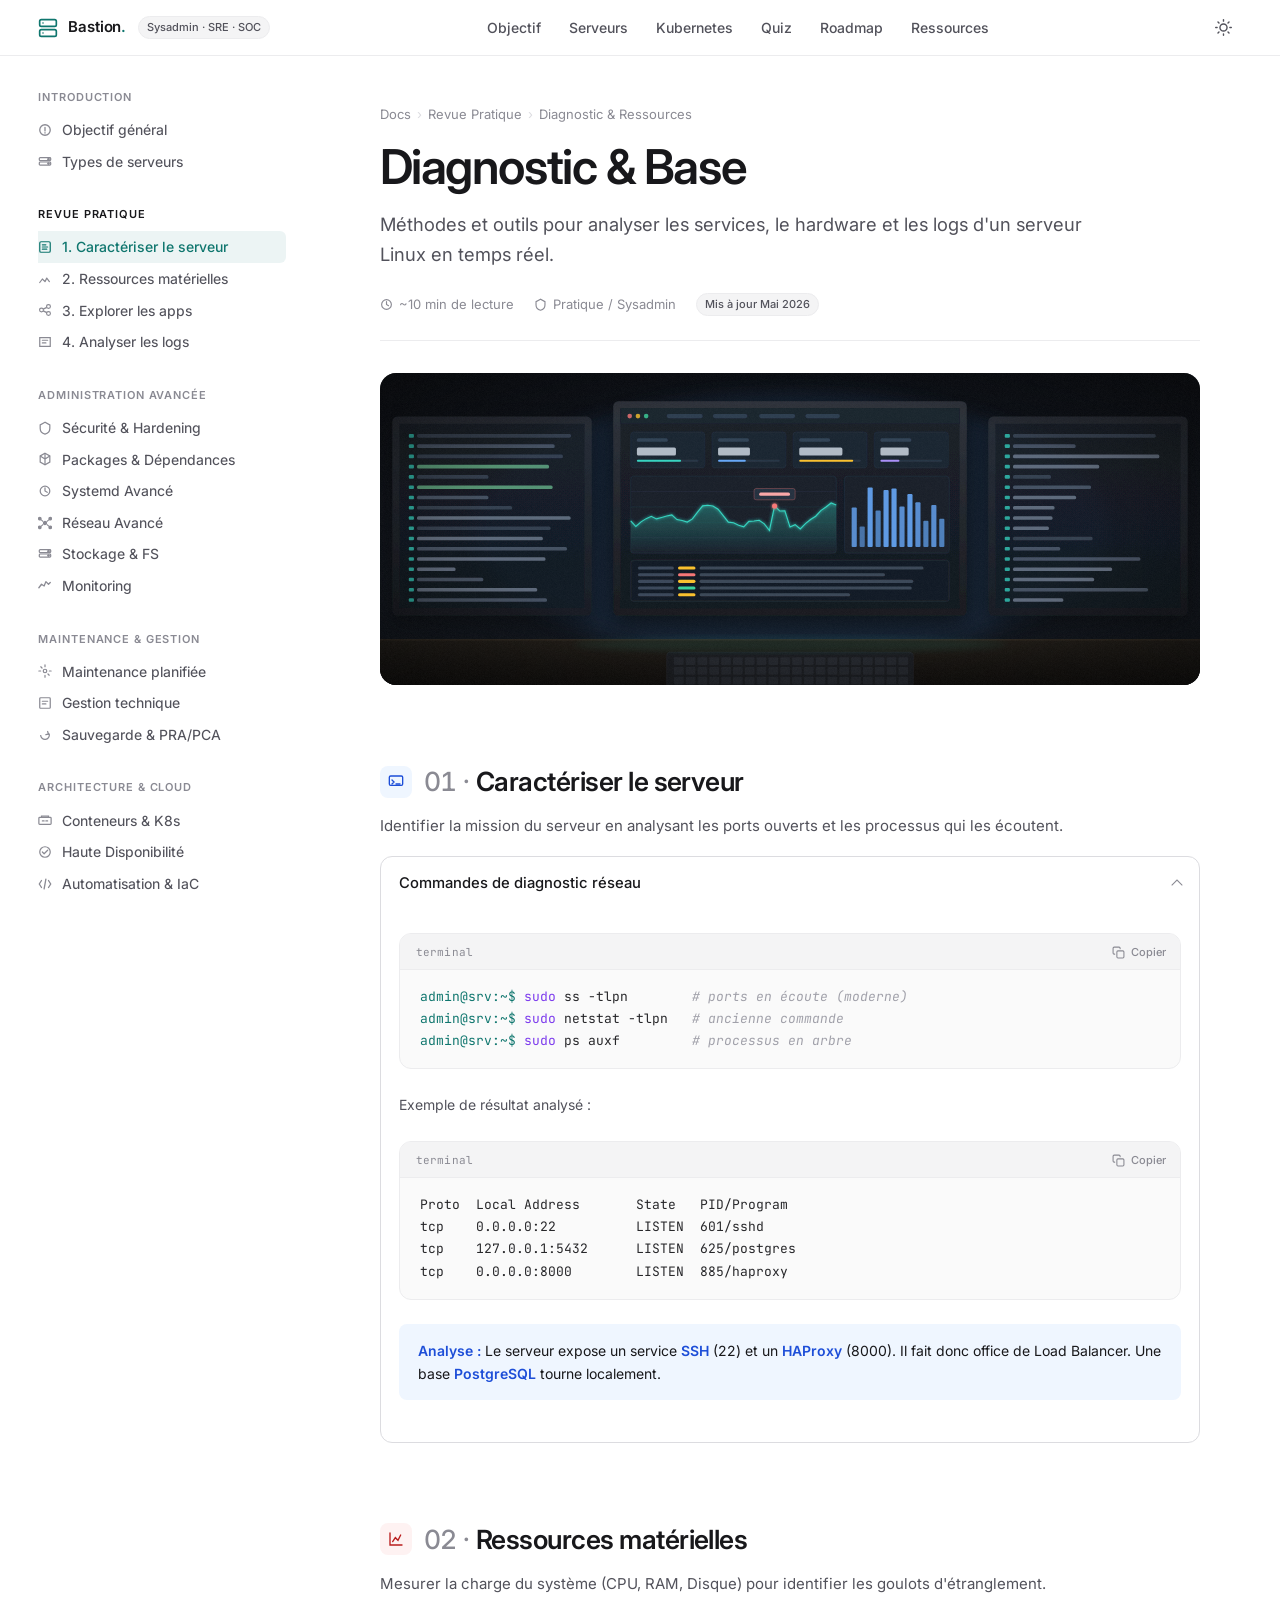
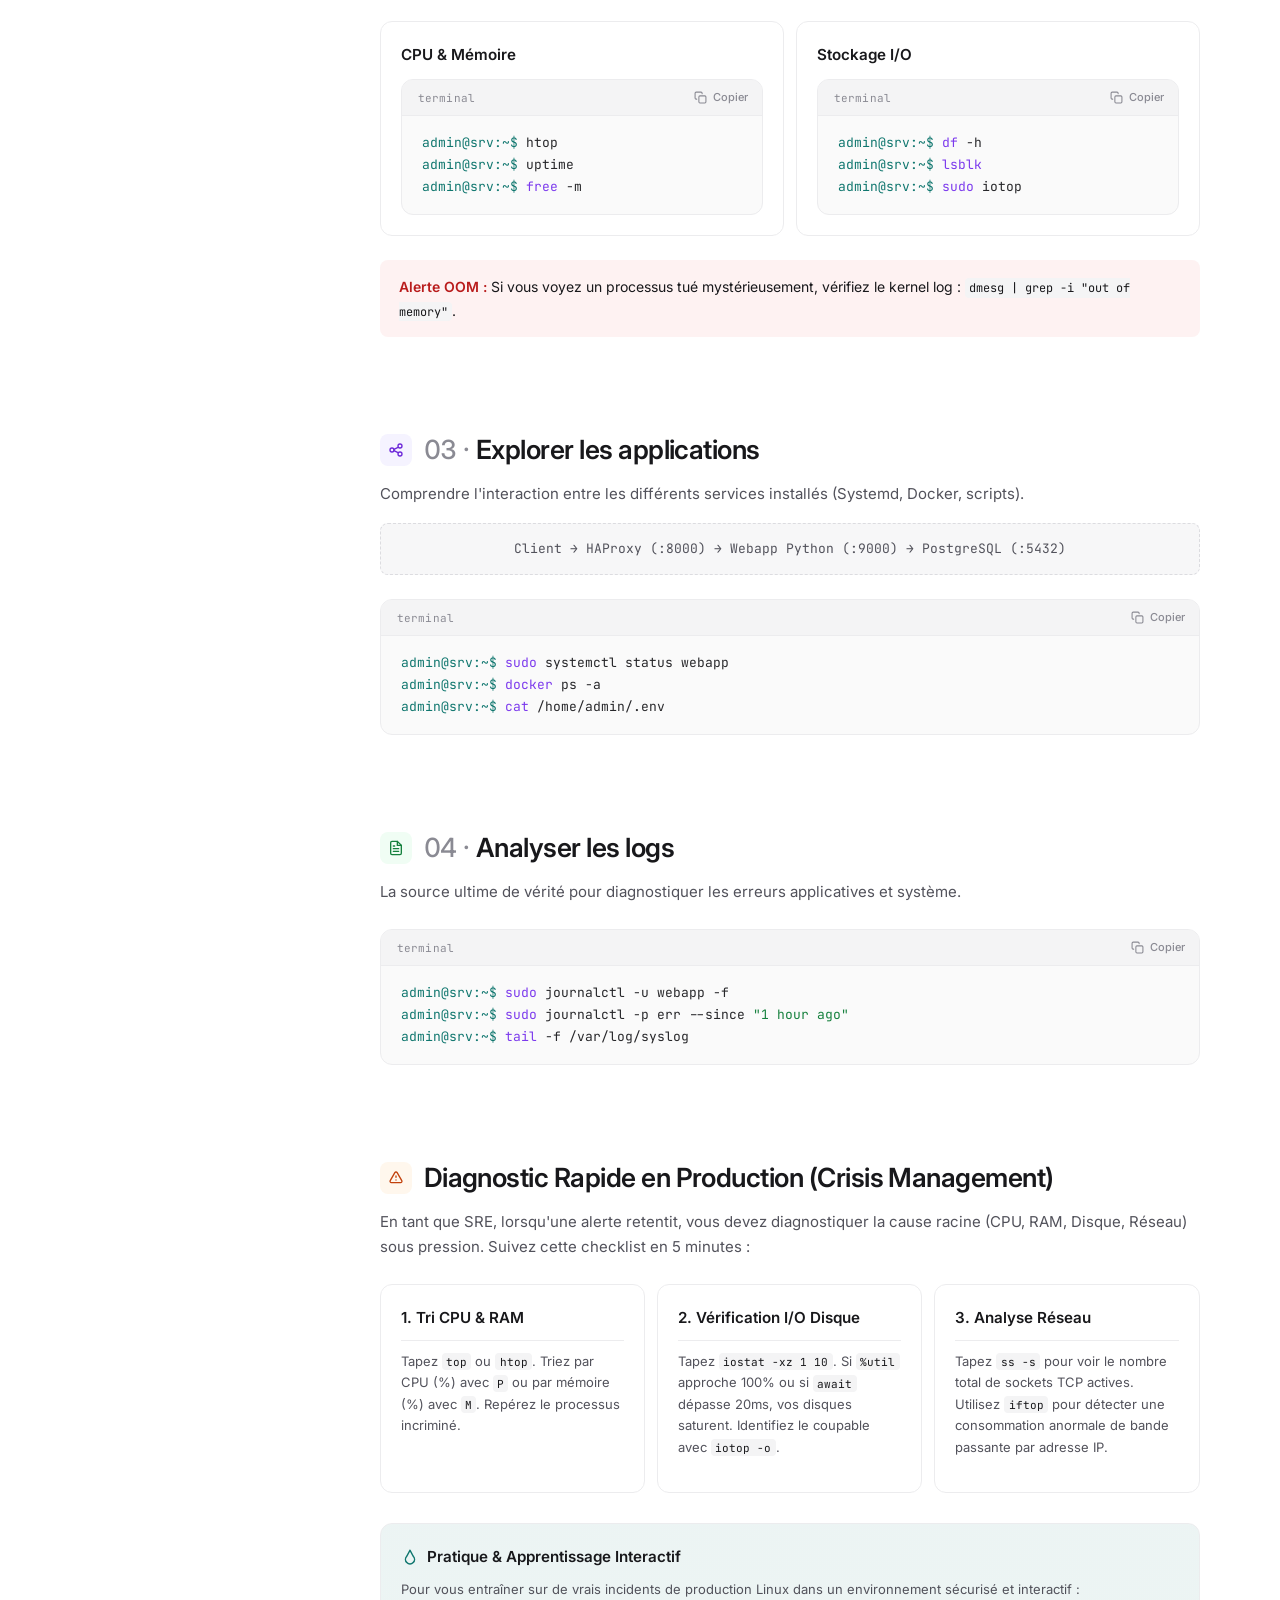
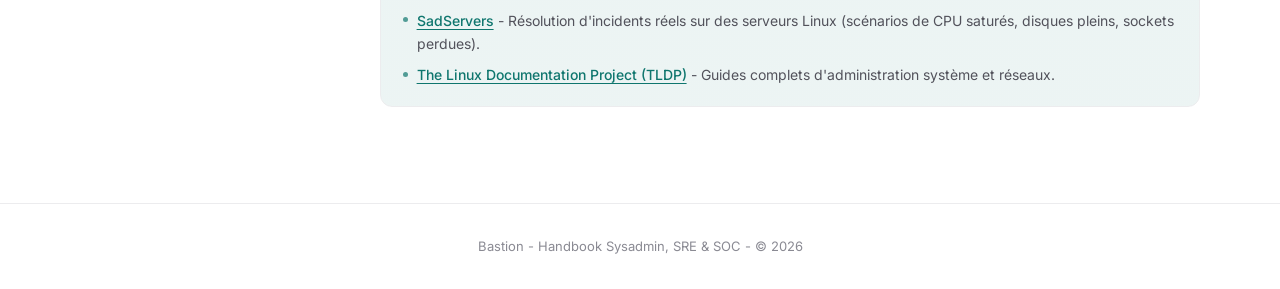
<file: diagnostic.html>
<!DOCTYPE html>
<html lang="fr">

<head>
  <meta charset="UTF-8">
  <meta name="viewport" content="width=device-width, initial-scale=1.0, viewport-fit=cover">
  <title>Revue Pratique &amp; Diagnostic - Bastion</title>
  <meta name="description" content="Guide pratique de diagnostic serveur Linux : caractériser les services, monitorer CPU/RAM/IO, explorer les applications et lire les logs.">
  <link rel="stylesheet" href="css/main.css">
  <meta name="theme-color" content="#ffffff" media="(prefers-color-scheme: light)">
  <meta name="theme-color" content="#0c0c0e" media="(prefers-color-scheme: dark)">
  <script>try{var t=localStorage.getItem('theme')||(matchMedia('(prefers-color-scheme: dark)').matches?'dark':'light');document.documentElement.setAttribute('data-theme',t)}catch(e){}</script>
  <script src="js/script.js" defer></script>
</head>

<body>

  <div id="progress-bar"></div>

  <header>
    <div class="header-left">
      <button id="menu-toggle" aria-label="Menu">
        <svg width="20" height="20" viewBox="0 0 24 24" fill="none" stroke="currentColor" stroke-width="2"
          stroke-linecap="round" stroke-linejoin="round">
          <line x1="3" y1="12" x2="21" y2="12" />
          <line x1="3" y1="6" x2="21" y2="6" />
          <line x1="3" y1="18" x2="21" y2="18" />
        </svg>
      </button>
      <a href="index.html" class="header-logo">
        <svg width="20" height="20" viewBox="0 0 24 24" fill="none" stroke="currentColor" stroke-width="2" stroke-linecap="round" stroke-linejoin="round" style="color: var(--primary) !important;">
          <rect x="2" y="2" width="20" height="8" rx="2" ry="2"/>
          <rect x="2" y="14" width="20" height="8" rx="2" ry="2"/>
          <line x1="6" y1="6" x2="6.01" y2="6"/>
          <line x1="6" y1="18" x2="6.01" y2="18"/>
        </svg>
        <span class="header-logo-text">Bastion<span>.</span></span>
      </a>
      <span class="badge">Sysadmin · SRE · SOC</span>
    </div>

    <ul class="header-nav">
      <li><a href="index.html#purpose">Objectif</a></li>
      <li><a href="index.html#server-types">Serveurs</a></li>
      <li><a href="kubernetes.html#cmds">Kubernetes</a></li>
      <li><a href="reference.html#interview">Quiz</a></li>
      <li><a href="reference.html#roadmap">Roadmap</a></li>
      <li><a href="ressources.html">Ressources</a></li>
    </ul>

    <div class="header-right">
      <button id="theme-toggle" aria-label="Toggle Theme" title="Changer le thème">
        <svg class="sun-icon" width="18" height="18" viewBox="0 0 24 24" fill="none" stroke="currentColor" stroke-width="2" stroke-linecap="round" stroke-linejoin="round"><circle cx="12" cy="12" r="5"/><line x1="12" y1="1" x2="12" y2="3"/><line x1="12" y1="21" x2="12" y2="23"/><line x1="4.22" y1="4.22" x2="5.64" y2="5.64"/><line x1="18.36" y1="18.36" x2="19.78" y2="19.78"/><line x1="1" y1="12" x2="3" y2="12"/><line x1="21" y1="12" x2="23" y2="12"/><line x1="4.22" y1="19.78" x2="5.64" y2="18.36"/><line x1="18.36" y1="5.64" x2="19.78" y2="4.22"/></svg>
        <svg class="moon-icon" width="18" height="18" viewBox="0 0 24 24" fill="none" stroke="currentColor" stroke-width="2" stroke-linecap="round" stroke-linejoin="round"><path d="M21 12.79A9 9 0 1 1 11.21 3 7 7 0 0 0 21 12.79z"/></svg>
      </button>
    </div>
  </header>

  <div class="layout">

    <!-- ══ SIDEBAR GAUCHE ══ -->
    <aside>
      <div class="toc-group">
        <span class="toc-label">Introduction</span>
        <ul>
          <li><a href="index.html#purpose">
              <svg width="12" height="12" viewBox="0 0 16 16" fill="none" stroke="currentColor" stroke-width="1.5">
                <circle cx="8" cy="8" r="6" />
                <path d="M8 5v4M8 11v.5" stroke-linecap="round" />
              </svg>
              Objectif général</a></li>
          <li><a href="index.html#server-types">
              <svg width="12" height="12" viewBox="0 0 16 16" fill="none" stroke="currentColor" stroke-width="1.4">
                <rect x="1.5" y="3" width="13" height="3.5" rx="1" />
                <rect x="1.5" y="8" width="13" height="3.5" rx="1" />
                <circle cx="12" cy="4.8" r="0.9" fill="currentColor" />
                <circle cx="12" cy="9.8" r="0.9" fill="currentColor" />
              </svg>
              Types de serveurs</a></li>
        </ul>
      </div>
      <div class="toc-group">
        <span class="toc-label">Revue Pratique</span>
        <ul>
          <li><a href="diagnostic.html#obj1">
              <svg width="12" height="12" viewBox="0 0 16 16" fill="none" stroke="currentColor" stroke-width="1.4">
                <rect x="2" y="2" width="12" height="12" rx="1.5" />
                <path d="M5 8h6M5 5.5h4M5 10.5h5" stroke-linecap="round" />
              </svg>
              1. Caractériser le serveur</a></li>
          <li><a href="diagnostic.html#obj2">
              <svg width="12" height="12" viewBox="0 0 16 16" fill="none" stroke="currentColor" stroke-width="1.4">
                <path d="M2 12l3-4 3 3 2-4 3 4" stroke-linecap="round" stroke-linejoin="round" />
              </svg>
              2. Ressources matérielles</a></li>
          <li><a href="diagnostic.html#obj3">
              <svg width="12" height="12" viewBox="0 0 16 16" fill="none" stroke="currentColor" stroke-width="1.3">
                <circle cx="4" cy="8" r="2.2" />
                <circle cx="12" cy="4" r="2.2" />
                <circle cx="12" cy="12" r="2.2" />
                <path d="M6 7L10 5M6 9L10 11" />
              </svg>
              3. Explorer les apps</a></li>
          <li><a href="diagnostic.html#obj4">
              <svg width="12" height="12" viewBox="0 0 16 16" fill="none" stroke="currentColor" stroke-width="1.4">
                <path d="M2 3h12v10H2z" />
                <path d="M5 6h6M5 9h4" stroke-linecap="round" />
              </svg>
              4. Analyser les logs</a></li>
        </ul>
      </div>
      <div class="toc-group">
        <span class="toc-label">Administration Avancée</span>
        <ul>
          <li><a href="admin.html#sec">
              <svg width="12" height="12" viewBox="0 0 16 16" fill="none" stroke="currentColor" stroke-width="1.4">
                <path d="M8 1.5L2.5 4.5v4c0 3 2.2 5.6 5.5 6.5 3.3-.9 5.5-3.5 5.5-6.5v-4L8 1.5z" />
              </svg>
              Sécurité &amp; Hardening</a></li>
          <li><a href="admin.html#pkg">
              <svg width="12" height="12" viewBox="0 0 16 16" fill="none" stroke="currentColor" stroke-width="1.4">
                <path d="M8 1.5l5.5 3v7l-5.5 3-5.5-3v-7l5.5-3z" />
                <path d="M8 1.5v13M2.5 4.5L8 8l5.5-3.5" />
              </svg>
              Packages &amp; Dépendances</a></li>
          <li><a href="admin.html#systemd">
              <svg width="12" height="12" viewBox="0 0 16 16" fill="none" stroke="currentColor" stroke-width="1.4">
                <circle cx="8" cy="8" r="5.5" />
                <path d="M8 4.5V8l2.5 1.5" stroke-linecap="round" />
              </svg>
              Systemd Avancé</a></li>
          <li><a href="admin.html#net">
              <svg width="12" height="12" viewBox="0 0 16 16" fill="none" stroke="currentColor" stroke-width="1.3">
                <circle cx="8" cy="8" r="1.8" fill="currentColor" />
                <circle cx="2" cy="3" r="1.5" fill="currentColor" />
                <circle cx="14" cy="3" r="1.5" fill="currentColor" />
                <circle cx="2" cy="13" r="1.5" fill="currentColor" />
                <circle cx="14" cy="13" r="1.5" fill="currentColor" />
                <path d="M3.4 4.2L6 6.5M12.6 4.2L10 6.5M3.4 11.8L6 9.5M12.6 11.8L10 9.5" />
              </svg>
              Réseau Avancé</a></li>
          <li><a href="admin.html#storage">
              <svg width="12" height="12" viewBox="0 0 16 16" fill="none" stroke="currentColor" stroke-width="1.4">
                <rect x="1.5" y="3" width="13" height="3.5" rx="1" />
                <rect x="1.5" y="8" width="13" height="3.5" rx="1" />
                <circle cx="12" cy="4.8" r="0.9" fill="currentColor" />
                <circle cx="12" cy="9.8" r="0.9" fill="currentColor" />
              </svg>
              Stockage &amp; FS</a></li>
          <li><a href="admin.html#monitoring">
              <svg width="12" height="12" viewBox="0 0 16 16" fill="none" stroke="currentColor" stroke-width="1.5">
                <path d="M1 10l3-4 3 2 2-5 3 3 2-2" stroke-linecap="round" stroke-linejoin="round" />
              </svg>
              Monitoring</a></li>
        </ul>
      </div>
      <div class="toc-group">
        <span class="toc-label">Maintenance &amp; Gestion</span>
        <ul>
          <li><a href="maintenance.html#maintenance">
              <svg width="12" height="12" viewBox="0 0 16 16" fill="none" stroke="currentColor" stroke-width="1.4">
                <circle cx="8" cy="8" r="2" />
                <path d="M8 1v2M8 13v2M1 8h2M13 8h2M3.2 3.2l1.4 1.4M11.4 11.4l1.4 1.4" stroke-linecap="round" />
              </svg>
              Maintenance planifiée</a></li>
          <li><a href="maintenance.html#gestion">
              <svg width="12" height="12" viewBox="0 0 16 16" fill="none" stroke="currentColor" stroke-width="1.4">
                <rect x="2" y="2" width="12" height="12" rx="1" />
                <path d="M5 6h6M5 9h4" stroke-linecap="round" />
              </svg>
              Gestion technique</a></li>
          <li><a href="maintenance.html#backup">
              <svg width="12" height="12" viewBox="0 0 16 16" fill="none" stroke="currentColor" stroke-width="1.4">
                <path d="M3 8a5 5 0 109.9-1H11" />
                <path d="M11 4l1 3-3 .5" stroke-linecap="round" />
              </svg>
              Sauvegarde &amp; PRA/PCA</a></li>
        </ul>
      </div>
      <div class="toc-group">
        <span class="toc-label">Architecture &amp; Cloud</span>
        <ul>
          <li><a href="architecture.html#containers">
              <svg width="12" height="12" viewBox="0 0 16 16" fill="none" stroke="currentColor" stroke-width="1.4">
                <rect x="1" y="5" width="14" height="8" rx="1" />
                <path d="M4 5V3.5h8V5" />
                <path d="M5 9h2M9 9h2" stroke-linecap="round" />
              </svg>
              Conteneurs &amp; K8s</a></li>
          <li><a href="architecture.html#ha">
              <svg width="12" height="12" viewBox="0 0 16 16" fill="none" stroke="currentColor" stroke-width="1.4">
                <circle cx="8" cy="8" r="6" />
                <path d="M5 8l2 2 4-4" stroke-linecap="round" stroke-linejoin="round" />
              </svg>
              Haute Disponibilité</a></li>
          <li><a href="architecture.html#iac">
              <svg width="12" height="12" viewBox="0 0 16 16" fill="none" stroke="currentColor" stroke-width="1.5">
                <path d="M4 4L1.5 8 4 12M12 4l2.5 4-2.5 4M9 2.5l-2 11" stroke-linecap="round" />
              </svg>
              Automatisation &amp; IaC</a></li>
          <li><a href="architecture.html#cloud">
              <svg width="12" height="12" viewBox="0 0 16 16" fill="none" stroke="currentColor" stroke-width="1.3">
                <path d="M13 9.5a2.5 2.5 0 10-3-4.3A3 3 0 003 8.5h9.5" />
              </svg>
              Cloud &amp; Hybride</a></li>
        </ul>
      </div>
      <div class="toc-group">
        <span class="toc-label">Performance &amp; Debug</span>
        <ul>
          <li><a href="performance.html#perf">
              <svg width="12" height="12" viewBox="0 0 16 16" fill="none" stroke="currentColor" stroke-width="1.4">
                <circle cx="8" cy="8" r="3" />
                <path d="M8 1v2M8 13v2M1 8h2M13 8h2" stroke-linecap="round" />
              </svg>
              Performance &amp; Tuning</a></li>
          <li><a href="performance.html#debug">
              <svg width="12" height="12" viewBox="0 0 16 16" fill="none" stroke="currentColor" stroke-width="1.4">
                <circle cx="8" cy="8" r="5.5" />
                <path d="M8 5v3.5l2 1.5" stroke-linecap="round" />
              </svg>
              Dépannage Avancé</a></li>
        </ul>
      </div>
      <div class="toc-group">
        <span class="toc-label">Nouvelles Pratiques</span>
        <ul>
          <li><a href="pratiques.html#sre">
              <svg width="12" height="12" viewBox="0 0 16 16" fill="none" stroke="currentColor" stroke-width="1.4">
                <circle cx="8" cy="8" r="5.5" />
                <path d="M5 8l2 2 4-4" stroke-linecap="round" stroke-linejoin="round" />
              </svg>
              SRE &amp; Fiabilité</a></li>
          <li><a href="pratiques.html#gitops">
              <svg width="12" height="12" viewBox="0 0 16 16" fill="none" stroke="currentColor" stroke-width="1.4">
                <circle cx="4" cy="4" r="2" />
                <circle cx="12" cy="4" r="2" />
                <circle cx="8" cy="12" r="2" />
                <path d="M4 6v2a4 4 0 004 4M12 6v-1a2 2 0 00-2-2H6" />
              </svg>
              GitOps &amp; CI/CD</a></li>
          <li><a href="pratiques.html#devsecops">
              <svg width="12" height="12" viewBox="0 0 16 16" fill="none" stroke="currentColor" stroke-width="1.4">
                <path d="M8 1.5L2.5 4.5v4c0 3 2.2 5.6 5.5 6.5 3.3-.9 5.5-3.5 5.5-6.5v-4L8 1.5z" />
              </svg>
              DevSecOps</a></li>
          <li><a href="pratiques.html#platform">
              <svg width="12" height="12" viewBox="0 0 16 16" fill="none" stroke="currentColor" stroke-width="1.4">
                <rect x="1" y="5" width="14" height="8" rx="1" />
                <path d="M4 5V3.5h8V5" />
              </svg>
              Platform Engineering</a></li>
          <li><a href="pratiques.html#finops">
              <svg width="12" height="12" viewBox="0 0 16 16" fill="none" stroke="currentColor" stroke-width="1.4">
                <circle cx="8" cy="8" r="6" />
                <path d="M8 4v8M6 6h3a1 1 0 010 2H6M6 8h4" stroke-linecap="round" />
              </svg>
              FinOps</a></li>
          <li><a href="pratiques.html#observability">
              <svg width="12" height="12" viewBox="0 0 16 16" fill="none" stroke="currentColor" stroke-width="1.5">
                <path d="M1 10l3-4 3 2 2-5 3 3 2-2" stroke-linecap="round" stroke-linejoin="round" />
              </svg>
              Observabilité avancée</a></li>
        </ul>
      </div>
      <div class="toc-group">
        <span class="toc-label">Kubernetes</span>
        <ul>
          <li><a href="kubernetes.html#cmds">Commandes kubectl</a></li>
          <li><a href="kubernetes.html#yaml">Exemples YAML</a></li>
          <li><a href="kubernetes.html#vs">K8s vs Docker</a></li>
        </ul>
      </div>
      <div class="toc-group">
        <span class="toc-label">Référence</span>
        <ul>
          <li><a href="reference.html#interview">Entretiens / Quiz</a></li>
          <li><a href="reference.html#roadmap">Feuille de route</a></li>
          <li><a href="ressources.html#linux">Ressources d'apprentissage</a></li>
          <li><a href="ressources.html#labs">Labs pratiques</a></li>
        </ul>
      </div>
    </aside>

    <!-- ══ MAIN CONTENT ══ -->
    <main>

      <div class="breadcrumb">Docs <span>›</span> Revue Pratique <span>›</span> Diagnostic &amp; Ressources</div>
      <h1 class="display-mega">Diagnostic &amp; Base</h1>
      <p class="subtitle" style="font-size: 18px; margin-bottom: 24px;">
        Méthodes et outils pour analyser les services, le hardware et les logs d'un serveur Linux en temps réel.
      </p>

      <div class="page-meta" style="margin-bottom: 40px;">
        <span class="page-meta-item">
          <svg width="13" height="13" viewBox="0 0 16 16" fill="none" stroke="currentColor" stroke-width="1.4">
            <circle cx="8" cy="8" r="6" />
            <path d="M8 4.5V8l2.5 1.5" stroke-linecap="round" />
          </svg>
          ~10 min de lecture
        </span>
        <span class="page-meta-item">
          <svg width="13" height="13" viewBox="0 0 16 16" fill="none" stroke="currentColor" stroke-width="1.4">
            <path d="M8 1.5L2.5 4.5v4c0 3 2.2 5.6 5.5 6.5 3.3-.9 5.5-3.5 5.5-6.5v-4z" />
          </svg>
          Pratique / Sysadmin
        </span>
        <span class="page-meta-item"><span class="badge">Mis à jour Mai 2026</span></span>
      </div>

      <div class="page-banner-container">
        <img src="img/diagnostic_hero.svg" alt="Diagnostic &amp; Ressources" class="page-banner">
      </div>

      <!-- ══════════ SECTION: 01 CARACTÉRISER ══════════ -->
      <section id="obj1">
        <div class="section-header">
          <div class="section-icon blue">
            <svg width="18" height="18" viewBox="0 0 24 24" fill="none" stroke="white" stroke-width="2"
              stroke-linecap="round">
              <rect x="2" y="3" width="20" height="14" rx="2" />
              <path d="M6 9l3 3-3 3M12 15h6" />
            </svg>
          </div>
          <h2><span class="num">01 · </span>Caractériser le serveur</h2>
        </div>
        <p>Identifier la mission du serveur en analysant les ports ouverts et les processus qui les écoutent.</p>
        <details open>
          <summary>Commandes de diagnostic réseau</summary>
          <div class="solution-body">
            <pre><code><span class="c-prompt">admin@srv:~$</span> <span class="c-keyword">sudo</span> ss -tlpn        <span class="c-comment"># ports en écoute (moderne)</span>
<span class="c-prompt">admin@srv:~$</span> <span class="c-keyword">sudo</span> netstat -tlpn   <span class="c-comment"># ancienne commande</span>
<span class="c-prompt">admin@srv:~$</span> <span class="c-keyword">sudo</span> ps auxf         <span class="c-comment"># processus en arbre</span></code></pre>
            <p>Exemple de résultat analysé :</p>
            <pre><code>Proto  Local Address       State   PID/Program
tcp    0.0.0.0:22          LISTEN  601/sshd
tcp    127.0.0.1:5432      LISTEN  625/postgres
tcp    0.0.0.0:8000        LISTEN  885/haproxy</code></pre>
            <div class="note info">
              <strong>Analyse :</strong> Le serveur expose un service <strong>SSH</strong> (22) et un
              <strong>HAProxy</strong> (8000). Il fait donc office de Load Balancer. Une base
              <strong>PostgreSQL</strong> tourne localement.
            </div>
          </div>
        </details>
      </section>

      <!-- ══════════ SECTION: 02 RESSOURCES ══════════ -->
      <section id="obj2">
        <div class="section-header">
          <div class="section-icon red">
            <svg width="18" height="18" viewBox="0 0 24 24" fill="none" stroke="white" stroke-width="2"
              stroke-linecap="round">
              <path d="M3 3v18h18" />
              <path d="M7 16l4-6 4 4 4-8" />
            </svg>
          </div>
          <h2><span class="num">02 · </span>Ressources matérielles</h2>
        </div>
        <p>Mesurer la charge du système (CPU, RAM, Disque) pour identifier les goulots d'étranglement.</p>
        <div class="two-col">
          <div class="card">
            <h4>CPU & Mémoire</h4>
            <pre><code><span class="c-prompt">admin@srv:~$</span> htop
<span class="c-prompt">admin@srv:~$</span> uptime
<span class="c-prompt">admin@srv:~$</span> <span class="c-keyword">free</span> -m</code></pre>
          </div>
          <div class="card">
            <h4>Stockage I/O</h4>
            <pre><code><span class="c-prompt">admin@srv:~$</span> <span class="c-keyword">df</span> -h
<span class="c-prompt">admin@srv:~$</span> <span class="c-keyword">lsblk</span>
<span class="c-prompt">admin@srv:~$</span> <span class="c-keyword">sudo</span> iotop</code></pre>
          </div>
        </div>
        <div class="callout danger">
          <div class="callout-body">
            <strong>Alerte OOM :</strong> Si vous voyez un processus tué mystérieusement, vérifiez le kernel log :
            <code>dmesg | grep -i "out of memory"</code>.
          </div>
        </div>
      </section>

      <!-- ══════════ SECTION: 03 APPLICATIONS ══════════ -->
      <section id="obj3">
        <div class="section-header">
          <div class="section-icon purple">
            <svg width="18" height="18" viewBox="0 0 24 24" fill="none" stroke="white" stroke-width="2"
              stroke-linecap="round">
              <circle cx="6" cy="12" r="3" />
              <circle cx="18" cy="6" r="3" />
              <circle cx="18" cy="18" r="3" />
              <path d="M9 11l6-3M9 13l6 3" />
            </svg>
          </div>
          <h2><span class="num">03 · </span>Explorer les applications</h2>
        </div>
        <p>Comprendre l'interaction entre les différents services installés (Systemd, Docker, scripts).</p>
        <div class="arch-box">
          Client → HAProxy (:8000) → Webapp Python (:9000) → PostgreSQL (:5432)
        </div>
        <pre><code><span class="c-prompt">admin@srv:~$</span> <span class="c-keyword">sudo</span> systemctl status webapp
<span class="c-prompt">admin@srv:~$</span> <span class="c-keyword">docker</span> ps -a
<span class="c-prompt">admin@srv:~$</span> <span class="c-keyword">cat</span> /home/admin/.env</code></pre>
      </section>

      <!-- ══════════ SECTION: 04 LOGS ══════════ -->
      <section id="obj4">
        <div class="section-header">
          <div class="section-icon green">
            <svg width="18" height="18" viewBox="0 0 24 24" fill="none" stroke="white" stroke-width="2"
              stroke-linecap="round">
              <path d="M14 2H6a2 2 0 00-2 2v16a2 2 0 002 2h12a2 2 0 002-2V8z" />
              <path d="M14 2v6h6M16 13H8M16 17H8M10 9H8" />
            </svg>
          </div>
          <h2><span class="num">04 · </span>Analyser les logs</h2>
        </div>
        <p>La source ultime de vérité pour diagnostiquer les erreurs applicatives et système.</p>
        <pre><code><span class="c-prompt">admin@srv:~$</span> <span class="c-keyword">sudo</span> journalctl -u webapp -f
<span class="c-prompt">admin@srv:~$</span> <span class="c-keyword">sudo</span> journalctl -p err --since <span class="c-string">"1 hour ago"</span>
<span class="c-prompt">admin@srv:~$</span> <span class="c-keyword">tail</span> -f /var/log/syslog</code></pre>
      </section>

      <!-- ══════════ SECTION: PRO COMPLEMENT ══════════ -->
      <section id="diag-pro">
        <div class="section-header">
          <div class="section-icon orange">
            <svg width="18" height="18" viewBox="0 0 24 24" fill="none" stroke="white" stroke-width="2" stroke-linecap="round">
              <path d="M12 9v2m0 4h.01m-6.938 4h13.856c1.54 0 2.502-1.667 1.732-3L13.732 4c-.77-1.333-2.694-1.333-3.464 0L3.34 16c-.77 1.333.192 3 1.732 3z" />
            </svg>
          </div>
          <h2>Diagnostic Rapide en Production (Crisis Management)</h2>
        </div>
        <p>En tant que SRE, lorsqu'une alerte retentit, vous devez diagnostiquer la cause racine (CPU, RAM, Disque, Réseau) sous pression. Suivez cette checklist en 5 minutes :</p>
        
        <div class="maint-grid">
          <div class="maint-card">
            <h4>1. Tri CPU & RAM</h4>
            <p style="font-size: 13px; margin-top: 8px;">Tapez <code>top</code> ou <code>htop</code>. Triez par CPU (%) avec <code>P</code> ou par mémoire (%) avec <code>M</code>. Repérez le processus incriminé.</p>
          </div>
          <div class="maint-card">
            <h4>2. Vérification I/O Disque</h4>
            <p style="font-size: 13px; margin-top: 8px;">Tapez <code>iostat -xz 1 10</code>. Si <code>%util</code> approche 100% ou si <code>await</code> dépasse 20ms, vos disques saturent. Identifiez le coupable avec <code>iotop -o</code>.</p>
          </div>
          <div class="maint-card">
            <h4>3. Analyse Réseau</h4>
            <p style="font-size: 13px; margin-top: 8px;">Tapez <code>ss -s</code> pour voir le nombre total de sockets TCP actives. Utilisez <code>iftop</code> pour détecter une consommation anormale de bande passante par adresse IP.</p>
          </div>
        </div>

        <div class="card" style="margin-top: 30px; border-left: 3px solid var(--primary);">
          <h4 style="display: flex; align-items: center; gap: 8px;">
            <svg width="18" height="18" viewBox="0 0 24 24" fill="none" stroke="currentColor" stroke-width="2" stroke-linecap="round" stroke-linejoin="round" style="color: var(--primary); flex-shrink: 0;"><path d="M16.3 11 12 3 7.7 11a6 6 0 1 0 8.6 0z"></path></svg>
            Pratique &amp; Apprentissage Interactif
          </h4>
          <p style="font-size: 13px; margin-top: 8px;">Pour vous entraîner sur de vrais incidents de production Linux dans un environnement sécurisé et interactif :</p>
          <ul style="margin-left: 20px; margin-top: 10px; list-style-type: square;">
            <li style="margin-bottom: 8px;"><a href="https://sadservers.com/" target="_blank" style="color: var(--primary); font-weight: 500; text-decoration: underline;">SadServers</a> - Résolution d'incidents réels sur des serveurs Linux (scénarios de CPU saturés, disques pleins, sockets perdues).</li>
            <li style="margin-bottom: 8px;"><a href="http://tldp.org/" target="_blank" style="color: var(--primary); font-weight: 500; text-decoration: underline;">The Linux Documentation Project (TLDP)</a> - Guides complets d'administration système et réseaux.</li>
          </ul>
        </div>
      </section>

    </main>

  </div><!-- /.layout -->

  <footer>
    Bastion - Handbook Sysadmin, SRE &amp; SOC - © 2026
  </footer>

  <button id="back-to-top" title="Retour en haut">
    <svg width="20" height="20" viewBox="0 0 24 24" fill="none" stroke="currentColor" stroke-width="2.5"
      stroke-linecap="round" stroke-linejoin="round">
      <path d="M18 15l-6-6-6 6" />
    </svg>
  </button>

</body>

</html>
</file>
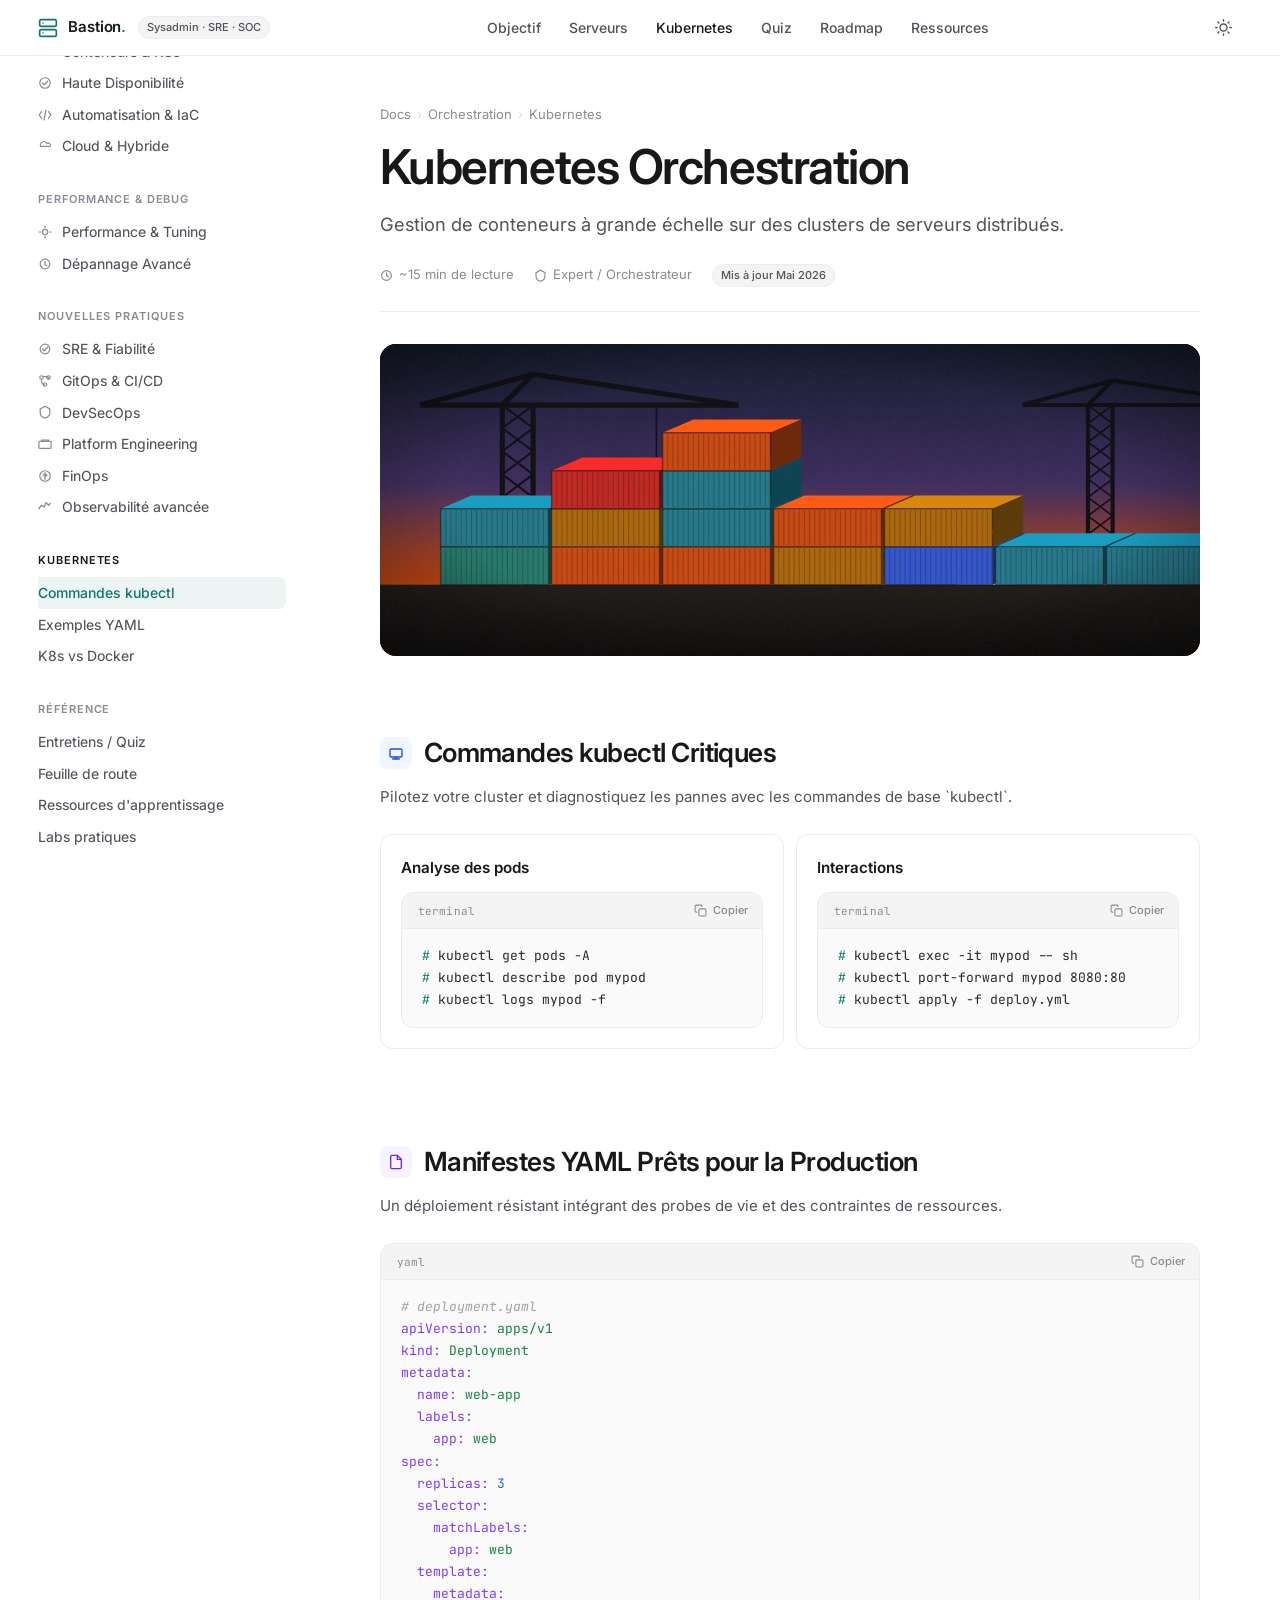
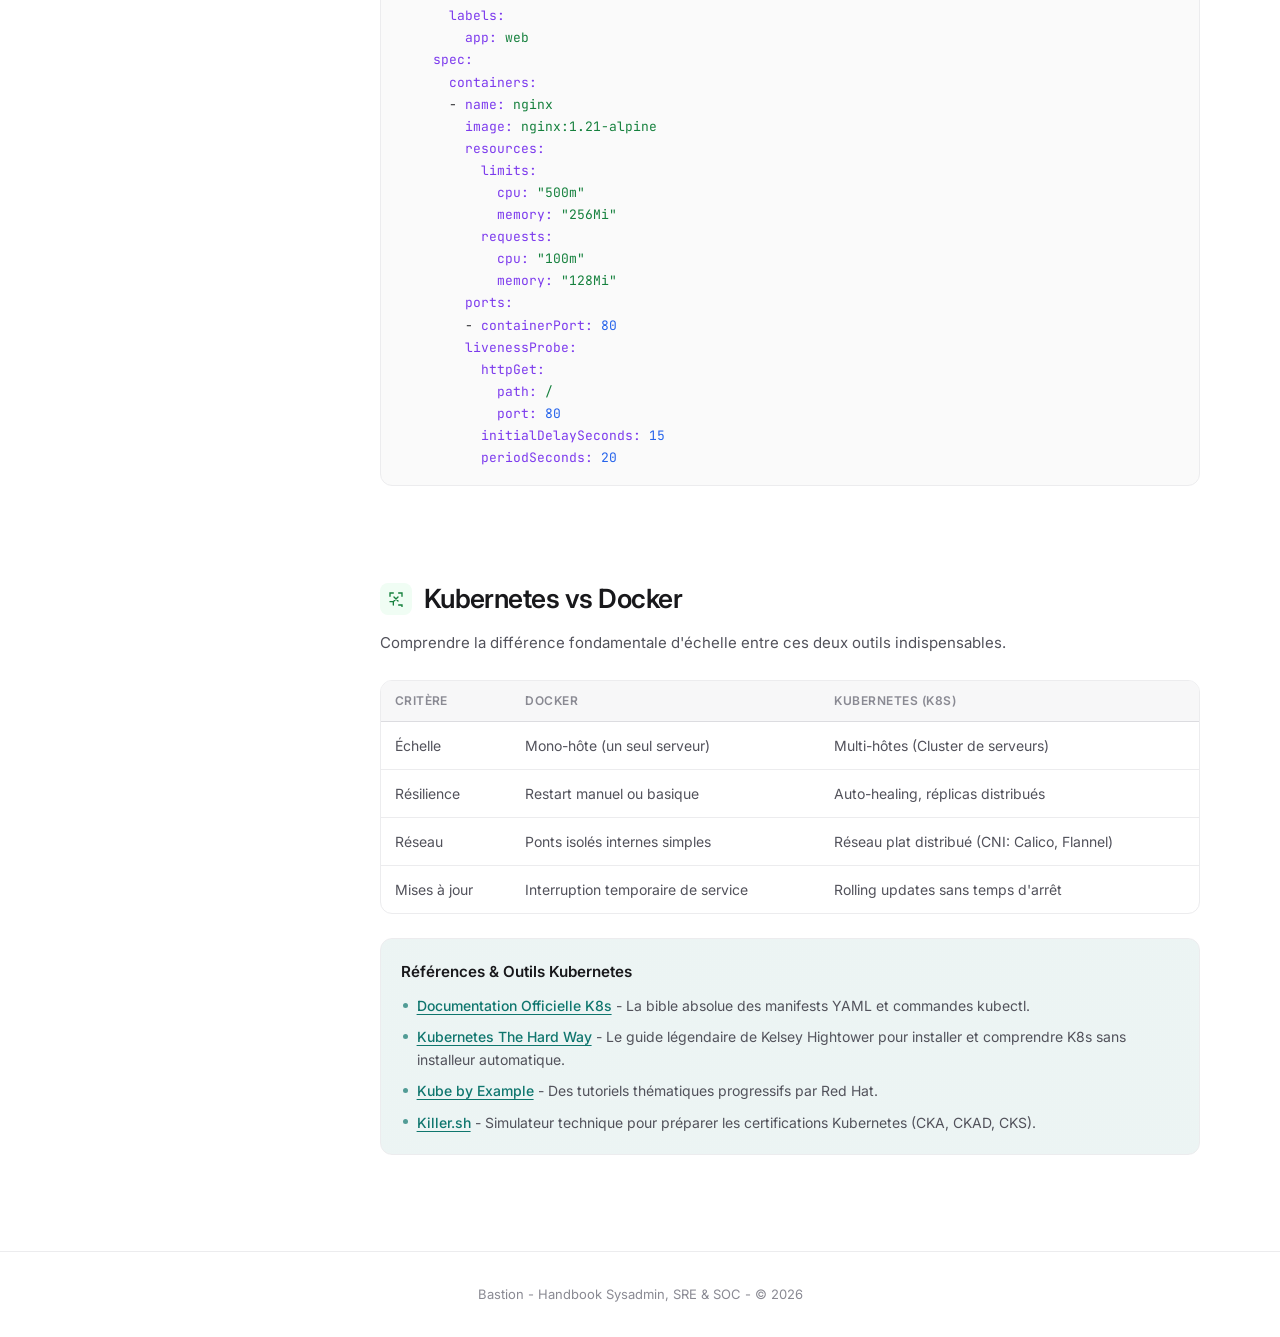
<file: kubernetes.html>
<!DOCTYPE html>
<html lang="fr">

<head>
  <meta charset="UTF-8">
  <meta name="viewport" content="width=device-width, initial-scale=1.0, viewport-fit=cover">
  <title>Kubernetes Orchestration - Bastion</title>
  <meta name="description" content="Guide d'orchestration Kubernetes : commandes kubectl critiques, manifestes YAML de déploiement et comparaison d'architecture Kubernetes vs Docker.">
  <link rel="stylesheet" href="css/main.css">
  <meta name="theme-color" content="#ffffff" media="(prefers-color-scheme: light)">
  <meta name="theme-color" content="#0c0c0e" media="(prefers-color-scheme: dark)">
  <script>try{var t=localStorage.getItem('theme')||(matchMedia('(prefers-color-scheme: dark)').matches?'dark':'light');document.documentElement.setAttribute('data-theme',t)}catch(e){}</script>
  <script src="js/script.js" defer></script>
</head>

<body>

  <div id="progress-bar"></div>

  <header>
    <div class="header-left">
      <button id="menu-toggle" aria-label="Menu">
        <svg width="20" height="20" viewBox="0 0 24 24" fill="none" stroke="currentColor" stroke-width="2"
          stroke-linecap="round" stroke-linejoin="round">
          <line x1="3" y1="12" x2="21" y2="12" />
          <line x1="3" y1="6" x2="21" y2="6" />
          <line x1="3" y1="18" x2="21" y2="18" />
        </svg>
      </button>
      <a href="index.html" class="header-logo">
        <svg width="20" height="20" viewBox="0 0 24 24" fill="none" stroke="currentColor" stroke-width="2" stroke-linecap="round" stroke-linejoin="round" style="color: var(--primary) !important;">
          <rect x="2" y="2" width="20" height="8" rx="2" ry="2"/>
          <rect x="2" y="14" width="20" height="8" rx="2" ry="2"/>
          <line x1="6" y1="6" x2="6.01" y2="6"/>
          <line x1="6" y1="18" x2="6.01" y2="18"/>
        </svg>
        <span class="header-logo-text">Bastion<span>.</span></span>
      </a>
      <span class="badge">Sysadmin · SRE · SOC</span>
    </div>

    <ul class="header-nav">
      <li><a href="index.html#purpose">Objectif</a></li>
      <li><a href="index.html#server-types">Serveurs</a></li>
      <li><a href="kubernetes.html#cmds" class="active">Kubernetes</a></li>
      <li><a href="reference.html#interview">Quiz</a></li>
      <li><a href="reference.html#roadmap">Roadmap</a></li>
      <li><a href="ressources.html">Ressources</a></li>
    </ul>

    <div class="header-right">
      <button id="theme-toggle" aria-label="Toggle Theme" title="Changer le thème">
        <svg class="sun-icon" width="18" height="18" viewBox="0 0 24 24" fill="none" stroke="currentColor" stroke-width="2" stroke-linecap="round" stroke-linejoin="round"><circle cx="12" cy="12" r="5"/><line x1="12" y1="1" x2="12" y2="3"/><line x1="12" y1="21" x2="12" y2="23"/><line x1="4.22" y1="4.22" x2="5.64" y2="5.64"/><line x1="18.36" y1="18.36" x2="19.78" y2="19.78"/><line x1="1" y1="12" x2="3" y2="12"/><line x1="21" y1="12" x2="23" y2="12"/><line x1="4.22" y1="19.78" x2="5.64" y2="18.36"/><line x1="18.36" y1="5.64" x2="19.78" y2="4.22"/></svg>
        <svg class="moon-icon" width="18" height="18" viewBox="0 0 24 24" fill="none" stroke="currentColor" stroke-width="2" stroke-linecap="round" stroke-linejoin="round"><path d="M21 12.79A9 9 0 1 1 11.21 3 7 7 0 0 0 21 12.79z"/></svg>
      </button>
    </div>
  </header>

  <div class="layout">

    <!-- ══ SIDEBAR GAUCHE ══ -->
    <aside>
      <div class="toc-group">
        <span class="toc-label">Introduction</span>
        <ul>
          <li><a href="index.html#purpose">
              <svg width="12" height="12" viewBox="0 0 16 16" fill="none" stroke="currentColor" stroke-width="1.5">
                <circle cx="8" cy="8" r="6" />
                <path d="M8 5v4M8 11v.5" stroke-linecap="round" />
              </svg>
              Objectif général</a></li>
          <li><a href="index.html#server-types">
              <svg width="12" height="12" viewBox="0 0 16 16" fill="none" stroke="currentColor" stroke-width="1.4">
                <rect x="1.5" y="3" width="13" height="3.5" rx="1" />
                <rect x="1.5" y="8" width="13" height="3.5" rx="1" />
                <circle cx="12" cy="4.8" r="0.9" fill="currentColor" />
                <circle cx="12" cy="9.8" r="0.9" fill="currentColor" />
              </svg>
              Types de serveurs</a></li>
        </ul>
      </div>
      <div class="toc-group">
        <span class="toc-label">Revue Pratique</span>
        <ul>
          <li><a href="diagnostic.html#obj1">
              <svg width="12" height="12" viewBox="0 0 16 16" fill="none" stroke="currentColor" stroke-width="1.4">
                <rect x="2" y="2" width="12" height="12" rx="1.5" />
                <path d="M5 8h6M5 5.5h4M5 10.5h5" stroke-linecap="round" />
              </svg>
              1. Caractériser le serveur</a></li>
          <li><a href="diagnostic.html#obj2">
              <svg width="12" height="12" viewBox="0 0 16 16" fill="none" stroke="currentColor" stroke-width="1.4">
                <path d="M2 12l3-4 3 3 2-4 3 4" stroke-linecap="round" stroke-linejoin="round" />
              </svg>
              2. Ressources matérielles</a></li>
          <li><a href="diagnostic.html#obj3">
              <svg width="12" height="12" viewBox="0 0 16 16" fill="none" stroke="currentColor" stroke-width="1.3">
                <circle cx="4" cy="8" r="2.2" />
                <circle cx="12" cy="4" r="2.2" />
                <circle cx="12" cy="12" r="2.2" />
                <path d="M6 7L10 5M6 9L10 11" />
              </svg>
              3. Explorer les apps</a></li>
          <li><a href="diagnostic.html#obj4">
              <svg width="12" height="12" viewBox="0 0 16 16" fill="none" stroke="currentColor" stroke-width="1.4">
                <path d="M2 3h12v10H2z" />
                <path d="M5 6h6M5 9h4" stroke-linecap="round" />
              </svg>
              4. Analyser les logs</a></li>
        </ul>
      </div>
      <div class="toc-group">
        <span class="toc-label">Administration Avancée</span>
        <ul>
          <li><a href="admin.html#sec">
              <svg width="12" height="12" viewBox="0 0 16 16" fill="none" stroke="currentColor" stroke-width="1.4">
                <path d="M8 1.5L2.5 4.5v4c0 3 2.2 5.6 5.5 6.5 3.3-.9 5.5-3.5 5.5-6.5v-4L8 1.5z" />
              </svg>
              Sécurité &amp; Hardening</a></li>
          <li><a href="admin.html#pkg">
              <svg width="12" height="12" viewBox="0 0 16 16" fill="none" stroke="currentColor" stroke-width="1.4">
                <path d="M8 1.5l5.5 3v7l-5.5 3-5.5-3v-7l5.5-3z" />
                <path d="M8 1.5v13M2.5 4.5L8 8l5.5-3.5" />
              </svg>
              Packages &amp; Dépendances</a></li>
          <li><a href="admin.html#systemd">
              <svg width="12" height="12" viewBox="0 0 16 16" fill="none" stroke="currentColor" stroke-width="1.4">
                <circle cx="8" cy="8" r="5.5" />
                <path d="M8 4.5V8l2.5 1.5" stroke-linecap="round" />
              </svg>
              Systemd Avancé</a></li>
          <li><a href="admin.html#net">
              <svg width="12" height="12" viewBox="0 0 16 16" fill="none" stroke="currentColor" stroke-width="1.3">
                <circle cx="8" cy="8" r="1.8" fill="currentColor" />
                <circle cx="2" cy="3" r="1.5" fill="currentColor" />
                <circle cx="14" cy="3" r="1.5" fill="currentColor" />
                <circle cx="2" cy="13" r="1.5" fill="currentColor" />
                <circle cx="14" cy="13" r="1.5" fill="currentColor" />
                <path d="M3.4 4.2L6 6.5M12.6 4.2L10 6.5M3.4 11.8L6 9.5M12.6 11.8L10 9.5" />
              </svg>
              Réseau Avancé</a></li>
          <li><a href="admin.html#storage">
              <svg width="12" height="12" viewBox="0 0 16 16" fill="none" stroke="currentColor" stroke-width="1.4">
                <rect x="1.5" y="3" width="13" height="3.5" rx="1" />
                <rect x="1.5" y="8" width="13" height="3.5" rx="1" />
                <circle cx="12" cy="4.8" r="0.9" fill="currentColor" />
                <circle cx="12" cy="9.8" r="0.9" fill="currentColor" />
              </svg>
              Stockage &amp; FS</a></li>
          <li><a href="admin.html#monitoring">
              <svg width="12" height="12" viewBox="0 0 16 16" fill="none" stroke="currentColor" stroke-width="1.5">
                <path d="M1 10l3-4 3 2 2-5 3 3 2-2" stroke-linecap="round" stroke-linejoin="round" />
              </svg>
              Monitoring</a></li>
        </ul>
      </div>
      <div class="toc-group">
        <span class="toc-label">Maintenance &amp; Gestion</span>
        <ul>
          <li><a href="maintenance.html#maintenance">
              <svg width="12" height="12" viewBox="0 0 16 16" fill="none" stroke="currentColor" stroke-width="1.4">
                <circle cx="8" cy="8" r="2" />
                <path d="M8 1v2M8 13v2M1 8h2M13 8h2M3.2 3.2l1.4 1.4M11.4 11.4l1.4 1.4" stroke-linecap="round" />
              </svg>
              Maintenance planifiée</a></li>
          <li><a href="maintenance.html#gestion">
              <svg width="12" height="12" viewBox="0 0 16 16" fill="none" stroke="currentColor" stroke-width="1.4">
                <rect x="2" y="2" width="12" height="12" rx="1" />
                <path d="M5 6h6M5 9h4" stroke-linecap="round" />
              </svg>
              Gestion technique</a></li>
          <li><a href="maintenance.html#backup">
              <svg width="12" height="12" viewBox="0 0 16 16" fill="none" stroke="currentColor" stroke-width="1.4">
                <path d="M3 8a5 5 0 109.9-1H11" />
                <path d="M11 4l1 3-3 .5" stroke-linecap="round" />
              </svg>
              Sauvegarde &amp; PRA/PCA</a></li>
        </ul>
      </div>
      <div class="toc-group">
        <span class="toc-label">Architecture &amp; Cloud</span>
        <ul>
          <li><a href="architecture.html#containers">
              <svg width="12" height="12" viewBox="0 0 16 16" fill="none" stroke="currentColor" stroke-width="1.4">
                <rect x="1" y="5" width="14" height="8" rx="1" />
                <path d="M4 5V3.5h8V5" />
                <path d="M5 9h2M9 9h2" stroke-linecap="round" />
              </svg>
              Conteneurs &amp; K8s</a></li>
          <li><a href="architecture.html#ha">
              <svg width="12" height="12" viewBox="0 0 16 16" fill="none" stroke="currentColor" stroke-width="1.4">
                <circle cx="8" cy="8" r="6" />
                <path d="M5 8l2 2 4-4" stroke-linecap="round" stroke-linejoin="round" />
              </svg>
              Haute Disponibilité</a></li>
          <li><a href="architecture.html#iac">
              <svg width="12" height="12" viewBox="0 0 16 16" fill="none" stroke="currentColor" stroke-width="1.5">
                <path d="M4 4L1.5 8 4 12M12 4l2.5 4-2.5 4M9 2.5l-2 11" stroke-linecap="round" />
              </svg>
              Automatisation &amp; IaC</a></li>
          <li><a href="architecture.html#cloud">
              <svg width="12" height="12" viewBox="0 0 16 16" fill="none" stroke="currentColor" stroke-width="1.3">
                <path d="M13 9.5a2.5 2.5 0 10-3-4.3A3 3 0 003 8.5h9.5" />
              </svg>
              Cloud &amp; Hybride</a></li>
        </ul>
      </div>
      <div class="toc-group">
        <span class="toc-label">Performance &amp; Debug</span>
        <ul>
          <li><a href="performance.html#perf">
              <svg width="12" height="12" viewBox="0 0 16 16" fill="none" stroke="currentColor" stroke-width="1.4">
                <circle cx="8" cy="8" r="3" />
                <path d="M8 1v2M8 13v2M1 8h2M13 8h2" stroke-linecap="round" />
              </svg>
              Performance &amp; Tuning</a></li>
          <li><a href="performance.html#debug">
              <svg width="12" height="12" viewBox="0 0 16 16" fill="none" stroke="currentColor" stroke-width="1.4">
                <circle cx="8" cy="8" r="5.5" />
                <path d="M8 5v3.5l2 1.5" stroke-linecap="round" />
              </svg>
              Dépannage Avancé</a></li>
        </ul>
      </div>
      <div class="toc-group">
        <span class="toc-label">Nouvelles Pratiques</span>
        <ul>
          <li><a href="pratiques.html#sre">
              <svg width="12" height="12" viewBox="0 0 16 16" fill="none" stroke="currentColor" stroke-width="1.4">
                <circle cx="8" cy="8" r="5.5" />
                <path d="M5 8l2 2 4-4" stroke-linecap="round" stroke-linejoin="round" />
              </svg>
              SRE &amp; Fiabilité</a></li>
          <li><a href="pratiques.html#gitops">
              <svg width="12" height="12" viewBox="0 0 16 16" fill="none" stroke="currentColor" stroke-width="1.4">
                <circle cx="4" cy="4" r="2" />
                <circle cx="12" cy="4" r="2" />
                <circle cx="8" cy="12" r="2" />
                <path d="M4 6v2a4 4 0 004 4M12 6v-1a2 2 0 00-2-2H6" />
              </svg>
              GitOps &amp; CI/CD</a></li>
          <li><a href="pratiques.html#devsecops">
              <svg width="12" height="12" viewBox="0 0 16 16" fill="none" stroke="currentColor" stroke-width="1.4">
                <path d="M8 1.5L2.5 4.5v4c0 3 2.2 5.6 5.5 6.5 3.3-.9 5.5-3.5 5.5-6.5v-4L8 1.5z" />
              </svg>
              DevSecOps</a></li>
          <li><a href="pratiques.html#platform">
              <svg width="12" height="12" viewBox="0 0 16 16" fill="none" stroke="currentColor" stroke-width="1.4">
                <rect x="1" y="5" width="14" height="8" rx="1" />
                <path d="M4 5V3.5h8V5" />
              </svg>
              Platform Engineering</a></li>
          <li><a href="pratiques.html#finops">
              <svg width="12" height="12" viewBox="0 0 16 16" fill="none" stroke="currentColor" stroke-width="1.4">
                <circle cx="8" cy="8" r="6" />
                <path d="M8 4v8M6 6h3a1 1 0 010 2H6M6 8h4" stroke-linecap="round" />
              </svg>
              FinOps</a></li>
          <li><a href="pratiques.html#observability">
              <svg width="12" height="12" viewBox="0 0 16 16" fill="none" stroke="currentColor" stroke-width="1.5">
                <path d="M1 10l3-4 3 2 2-5 3 3 2-2" stroke-linecap="round" stroke-linejoin="round" />
              </svg>
              Observabilité avancée</a></li>
        </ul>
      </div>
      <div class="toc-group">
        <span class="toc-label">Kubernetes</span>
        <ul>
          <li><a href="kubernetes.html#cmds">Commandes kubectl</a></li>
          <li><a href="kubernetes.html#yaml">Exemples YAML</a></li>
          <li><a href="kubernetes.html#vs">K8s vs Docker</a></li>
        </ul>
      </div>
      <div class="toc-group">
        <span class="toc-label">Référence</span>
        <ul>
          <li><a href="reference.html#interview">Entretiens / Quiz</a></li>
          <li><a href="reference.html#roadmap">Feuille de route</a></li>
          <li><a href="ressources.html#linux">Ressources d'apprentissage</a></li>
          <li><a href="ressources.html#labs">Labs pratiques</a></li>
        </ul>
      </div>
    </aside>

    <!-- ══ MAIN CONTENT ══ -->
    <main>

      <div class="breadcrumb">Docs <span>›</span> Orchestration <span>›</span> Kubernetes</div>
      <h1 class="display-mega">Kubernetes Orchestration</h1>
      <p class="subtitle" style="font-size: 18px; margin-bottom: 24px;">
        Gestion de conteneurs à grande échelle sur des clusters de serveurs distribués.
      </p>

      <div class="page-meta" style="margin-bottom: 40px;">
        <span class="page-meta-item">
          <svg width="13" height="13" viewBox="0 0 16 16" fill="none" stroke="currentColor" stroke-width="1.4">
            <circle cx="8" cy="8" r="6" />
            <path d="M8 4.5V8l2.5 1.5" stroke-linecap="round" />
          </svg>
          ~15 min de lecture
        </span>
        <span class="page-meta-item">
          <svg width="13" height="13" viewBox="0 0 16 16" fill="none" stroke="currentColor" stroke-width="1.4">
            <path d="M8 1.5L2.5 4.5v4c0 3 2.2 5.6 5.5 6.5 3.3-.9 5.5-3.5 5.5-6.5v-4z" />
          </svg>
          Expert / Orchestrateur
        </span>
        <span class="page-meta-item"><span class="badge">Mis à jour Mai 2026</span></span>
      </div>

      <div class="page-banner-container">
        <img src="img/kubernetes_hero.svg" alt="Kubernetes Orchestration" class="page-banner">
      </div>

      <!-- ══════════ SECTION: COMMANDES KUBECTL ══════════ -->
      <section id="cmds">
        <div class="section-header">
          <div class="section-icon blue">
            <svg width="18" height="18" viewBox="0 0 24 24" fill="none" stroke="white" stroke-width="2"
              stroke-linecap="round">
              <path d="M21 16V8a2 2 0 00-2-2H5a2 2 0 00-2 2v8a2 2 0 002 2h14a2 2 0 002-2z" />
              <path d="M7 21h10M12 18v3" />
            </svg>
          </div>
          <h2>Commandes kubectl Critiques</h2>
        </div>
        <p>Pilotez votre cluster et diagnostiquez les pannes avec les commandes de base `kubectl`.</p>

        <div class="two-col">
          <div class="card">
            <h4>Analyse des pods</h4>
            <pre><code><span class="c-prompt">#</span> kubectl get pods -A
<span class="c-prompt">#</span> kubectl describe pod mypod
<span class="c-prompt">#</span> kubectl logs mypod -f</code></pre>
          </div>
          <div class="card">
            <h4>Interactions</h4>
            <pre><code><span class="c-prompt">#</span> kubectl exec -it mypod -- sh
<span class="c-prompt">#</span> kubectl port-forward mypod 8080:80
<span class="c-prompt">#</span> kubectl apply -f deploy.yml</code></pre>
          </div>
        </div>
      </section>

      <!-- ══════════ SECTION: EXEMPLES YAML ══════════ -->
      <section id="yaml">
        <div class="section-header">
          <div class="section-icon purple">
            <svg width="18" height="18" viewBox="0 0 24 24" fill="none" stroke="white" stroke-width="2"
              stroke-linecap="round">
              <path d="M14 2H6a2 2 0 00-2 2v16a2 2 0 002 2h12a2 2 0 002-2V8z" />
              <polyline points="14,2 14,8 20,8" />
            </svg>
          </div>
          <h2>Manifestes YAML Prêts pour la Production</h2>
        </div>
        <p>Un déploiement résistant intégrant des probes de vie et des contraintes de ressources.</p>

        <pre class="yaml"><code><span class="y-comment"># deployment.yaml</span>
<span class="y-key">apiVersion:</span> <span class="y-str">apps/v1</span>
<span class="y-key">kind:</span> <span class="y-str">Deployment</span>
<span class="y-key">metadata:</span>
  <span class="y-key">name:</span> <span class="y-str">web-app</span>
  <span class="y-key">labels:</span>
    <span class="y-key">app:</span> <span class="y-str">web</span>
<span class="y-key">spec:</span>
  <span class="y-key">replicas:</span> <span class="y-num">3</span>
  <span class="y-key">selector:</span>
    <span class="y-key">matchLabels:</span>
      <span class="y-key">app:</span> <span class="y-str">web</span>
  <span class="y-key">template:</span>
    <span class="y-key">metadata:</span>
      <span class="y-key">labels:</span>
        <span class="y-key">app:</span> <span class="y-str">web</span>
    <span class="y-key">spec:</span>
      <span class="y-key">containers:</span>
      - <span class="y-key">name:</span> <span class="y-str">nginx</span>
        <span class="y-key">image:</span> <span class="y-str">nginx:1.21-alpine</span>
        <span class="y-key">resources:</span>
          <span class="y-key">limits:</span>
            <span class="y-key">cpu:</span> <span class="y-str">"500m"</span>
            <span class="y-key">memory:</span> <span class="y-str">"256Mi"</span>
          <span class="y-key">requests:</span>
            <span class="y-key">cpu:</span> <span class="y-str">"100m"</span>
            <span class="y-key">memory:</span> <span class="y-str">"128Mi"</span>
        <span class="y-key">ports:</span>
        - <span class="y-key">containerPort:</span> <span class="y-num">80</span>
        <span class="y-key">livenessProbe:</span>
          <span class="y-key">httpGet:</span>
            <span class="y-key">path:</span> <span class="y-str">/</span>
            <span class="y-key">port:</span> <span class="y-num">80</span>
          <span class="y-key">initialDelaySeconds:</span> <span class="y-num">15</span>
          <span class="y-key">periodSeconds:</span> <span class="y-num">20</span></code></pre>
      </section>

      <!-- ══════════ SECTION: K8S VS DOCKER ══════════ -->
      <section id="vs">
        <div class="section-header">
          <div class="section-icon green">
            <svg width="18" height="18" viewBox="0 0 24 24" fill="none" stroke="white" stroke-width="2"
              stroke-linecap="round">
              <path d="M16 3h5v5M8 3H3v5M3 16h5v5M16 21h5v5M9 9l6 6M15 9l-6 6" />
            </svg>
          </div>
          <h2>Kubernetes vs Docker</h2>
        </div>
        <p>Comprendre la différence fondamentale d'échelle entre ces deux outils indispensables.</p>

        <table>
          <thead>
            <tr>
              <th>Critère</th>
              <th>Docker</th>
              <th>Kubernetes (K8s)</th>
            </tr>
          </thead>
          <tbody>
            <tr>
              <td>Échelle</td>
              <td>Mono-hôte (un seul serveur)</td>
              <td>Multi-hôtes (Cluster de serveurs)</td>
            </tr>
            <tr>
              <td>Résilience</td>
              <td>Restart manuel ou basique</td>
              <td>Auto-healing, réplicas distribués</td>
            </tr>
            <tr>
              <td>Réseau</td>
              <td>Ponts isolés internes simples</td>
              <td>Réseau plat distribué (CNI: Calico, Flannel)</td>
            </tr>
            <tr>
              <td>Mises à jour</td>
              <td>Interruption temporaire de service</td>
              <td>Rolling updates sans temps d'arrêt</td>
            </tr>
          </tbody>
        </table>

        <div class="card" style="margin-top: 24px; border-left: 3px solid var(--primary);">
          <h4>Références &amp; Outils Kubernetes</h4>
          <ul style="margin-left: 20px; margin-top: 10px; list-style-type: square;">
            <li style="margin-bottom: 8px;"><a href="https://kubernetes.io/docs/" target="_blank" style="color: var(--primary); font-weight: 500; text-decoration: underline;">Documentation Officielle K8s</a> - La bible absolue des manifests YAML et commandes kubectl.</li>
            <li style="margin-bottom: 8px;"><a href="https://github.com/kelseyhightower/kubernetes-the-hard-way" target="_blank" style="color: var(--primary); font-weight: 500; text-decoration: underline;">Kubernetes The Hard Way</a> - Le guide légendaire de Kelsey Hightower pour installer et comprendre K8s sans installeur automatique.</li>
            <li style="margin-bottom: 8px;"><a href="https://kubebyexample.com/" target="_blank" style="color: var(--primary); font-weight: 500; text-decoration: underline;">Kube by Example</a> - Des tutoriels thématiques progressifs par Red Hat.</li>
            <li style="margin-bottom: 8px;"><a href="https://killer.sh/" target="_blank" style="color: var(--primary); font-weight: 500; text-decoration: underline;">Killer.sh</a> - Simulateur technique pour préparer les certifications Kubernetes (CKA, CKAD, CKS).</li>
          </ul>
        </div>
      </section>

    </main>

  </div><!-- /.layout -->

  <footer>
    Bastion - Handbook Sysadmin, SRE &amp; SOC - © 2026
  </footer>

  <button id="back-to-top" title="Retour en haut">
    <svg width="20" height="20" viewBox="0 0 24 24" fill="none" stroke="currentColor" stroke-width="2.5"
      stroke-linecap="round" stroke-linejoin="round">
      <path d="M18 15l-6-6-6 6" />
    </svg>
  </button>

</body>

</html>
</file>
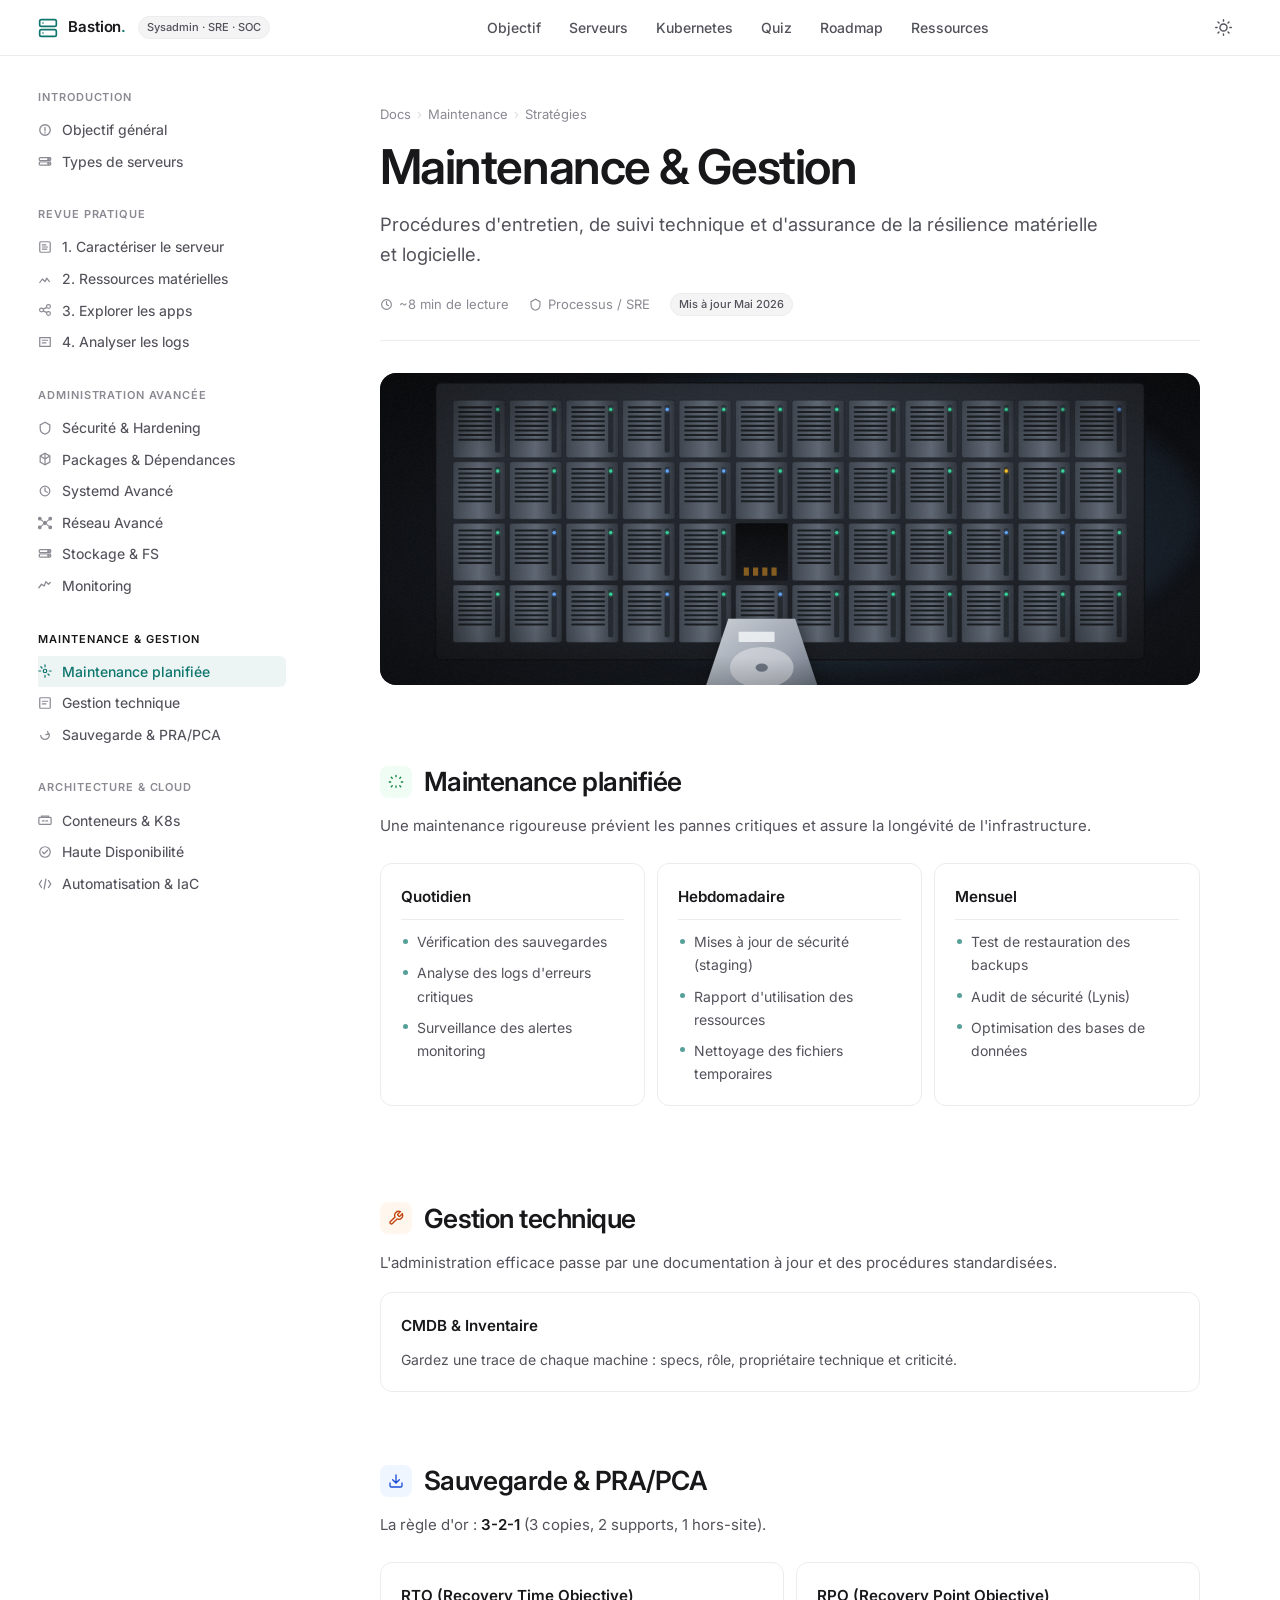
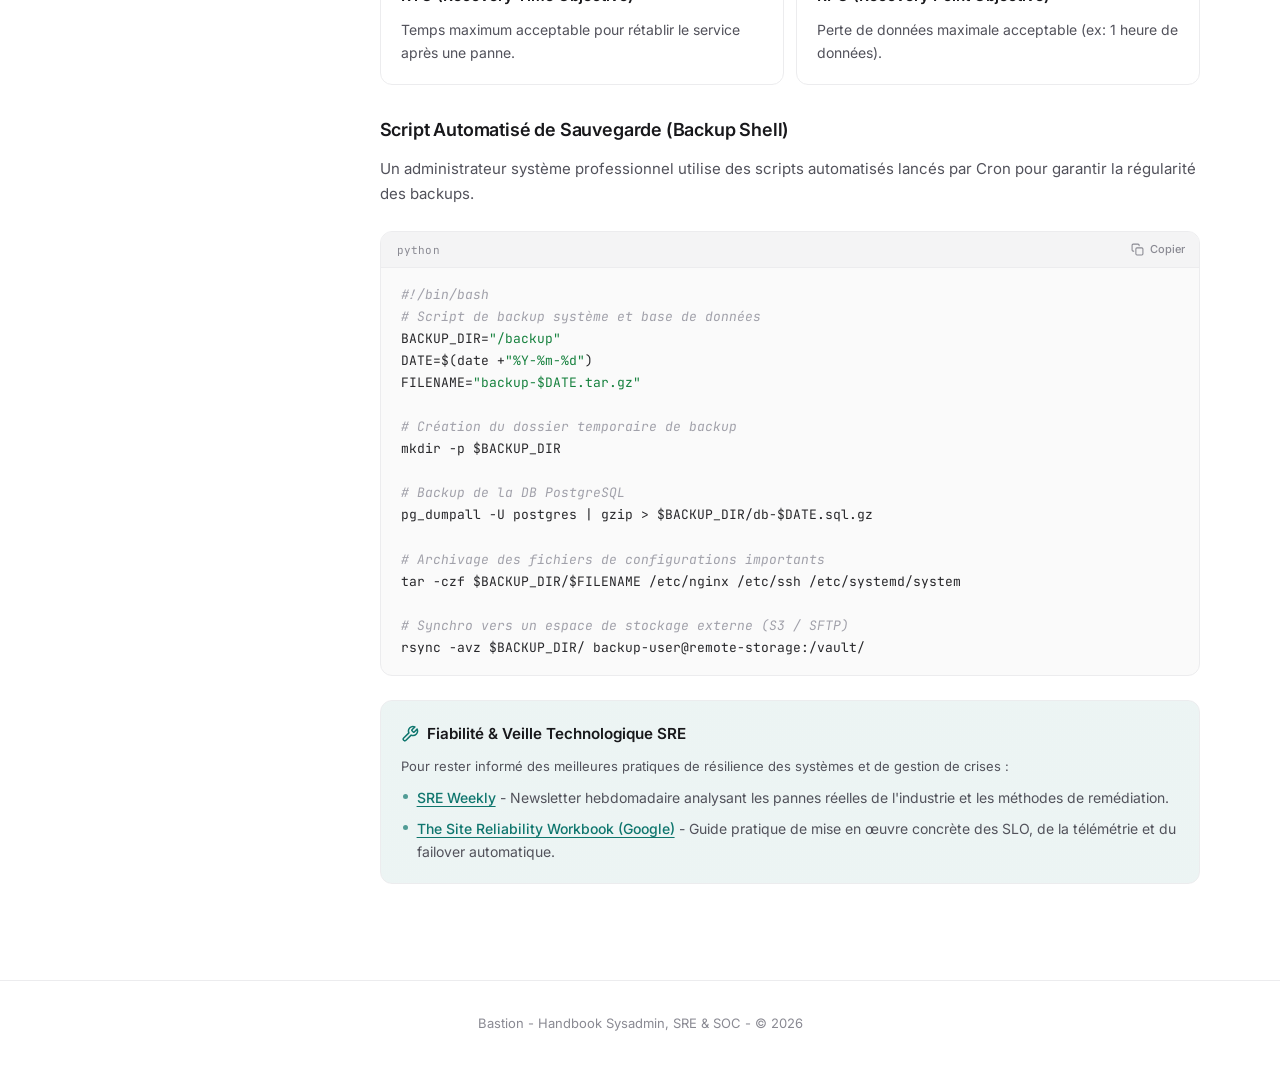
<file: maintenance.html>
<!DOCTYPE html>
<html lang="fr">

<head>
  <meta charset="UTF-8">
  <meta name="viewport" content="width=device-width, initial-scale=1.0, viewport-fit=cover">
  <title>Maintenance &amp; Gestion - Bastion</title>
  <meta name="description" content="Guide de maintenance et gestion technique de serveurs Linux : maintenance planifiée quotidienne, hebdomadaire, mensuelle, inventaire CMDB, et stratégie de sauvegarde 3-2-1.">
  <link rel="stylesheet" href="css/main.css">
  <meta name="theme-color" content="#ffffff" media="(prefers-color-scheme: light)">
  <meta name="theme-color" content="#0c0c0e" media="(prefers-color-scheme: dark)">
  <script>try{var t=localStorage.getItem('theme')||(matchMedia('(prefers-color-scheme: dark)').matches?'dark':'light');document.documentElement.setAttribute('data-theme',t)}catch(e){}</script>
  <script src="js/script.js" defer></script>
</head>

<body>

  <div id="progress-bar"></div>

  <header>
    <div class="header-left">
      <button id="menu-toggle" aria-label="Menu">
        <svg width="20" height="20" viewBox="0 0 24 24" fill="none" stroke="currentColor" stroke-width="2"
          stroke-linecap="round" stroke-linejoin="round">
          <line x1="3" y1="12" x2="21" y2="12" />
          <line x1="3" y1="6" x2="21" y2="6" />
          <line x1="3" y1="18" x2="21" y2="18" />
        </svg>
      </button>
      <a href="index.html" class="header-logo">
        <svg width="20" height="20" viewBox="0 0 24 24" fill="none" stroke="currentColor" stroke-width="2" stroke-linecap="round" stroke-linejoin="round" style="color: var(--primary) !important;">
          <rect x="2" y="2" width="20" height="8" rx="2" ry="2"/>
          <rect x="2" y="14" width="20" height="8" rx="2" ry="2"/>
          <line x1="6" y1="6" x2="6.01" y2="6"/>
          <line x1="6" y1="18" x2="6.01" y2="18"/>
        </svg>
        <span class="header-logo-text">Bastion<span>.</span></span>
      </a>
      <span class="badge">Sysadmin · SRE · SOC</span>
    </div>

    <ul class="header-nav">
      <li><a href="index.html#purpose">Objectif</a></li>
      <li><a href="index.html#server-types">Serveurs</a></li>
      <li><a href="kubernetes.html#cmds">Kubernetes</a></li>
      <li><a href="reference.html#interview">Quiz</a></li>
      <li><a href="reference.html#roadmap">Roadmap</a></li>
      <li><a href="ressources.html">Ressources</a></li>
    </ul>

    <div class="header-right">
      <button id="theme-toggle" aria-label="Toggle Theme" title="Changer le thème">
        <svg class="sun-icon" width="18" height="18" viewBox="0 0 24 24" fill="none" stroke="currentColor" stroke-width="2" stroke-linecap="round" stroke-linejoin="round"><circle cx="12" cy="12" r="5"/><line x1="12" y1="1" x2="12" y2="3"/><line x1="12" y1="21" x2="12" y2="23"/><line x1="4.22" y1="4.22" x2="5.64" y2="5.64"/><line x1="18.36" y1="18.36" x2="19.78" y2="19.78"/><line x1="1" y1="12" x2="3" y2="12"/><line x1="21" y1="12" x2="23" y2="12"/><line x1="4.22" y1="19.78" x2="5.64" y2="18.36"/><line x1="18.36" y1="5.64" x2="19.78" y2="4.22"/></svg>
        <svg class="moon-icon" width="18" height="18" viewBox="0 0 24 24" fill="none" stroke="currentColor" stroke-width="2" stroke-linecap="round" stroke-linejoin="round"><path d="M21 12.79A9 9 0 1 1 11.21 3 7 7 0 0 0 21 12.79z"/></svg>
      </button>
    </div>
  </header>

  <div class="layout">

    <!-- ══ SIDEBAR GAUCHE ══ -->
    <aside>
      <div class="toc-group">
        <span class="toc-label">Introduction</span>
        <ul>
          <li><a href="index.html#purpose">
              <svg width="12" height="12" viewBox="0 0 16 16" fill="none" stroke="currentColor" stroke-width="1.5">
                <circle cx="8" cy="8" r="6" />
                <path d="M8 5v4M8 11v.5" stroke-linecap="round" />
              </svg>
              Objectif général</a></li>
          <li><a href="index.html#server-types">
              <svg width="12" height="12" viewBox="0 0 16 16" fill="none" stroke="currentColor" stroke-width="1.4">
                <rect x="1.5" y="3" width="13" height="3.5" rx="1" />
                <rect x="1.5" y="8" width="13" height="3.5" rx="1" />
                <circle cx="12" cy="4.8" r="0.9" fill="currentColor" />
                <circle cx="12" cy="9.8" r="0.9" fill="currentColor" />
              </svg>
              Types de serveurs</a></li>
        </ul>
      </div>
      <div class="toc-group">
        <span class="toc-label">Revue Pratique</span>
        <ul>
          <li><a href="diagnostic.html#obj1">
              <svg width="12" height="12" viewBox="0 0 16 16" fill="none" stroke="currentColor" stroke-width="1.4">
                <rect x="2" y="2" width="12" height="12" rx="1.5" />
                <path d="M5 8h6M5 5.5h4M5 10.5h5" stroke-linecap="round" />
              </svg>
              1. Caractériser le serveur</a></li>
          <li><a href="diagnostic.html#obj2">
              <svg width="12" height="12" viewBox="0 0 16 16" fill="none" stroke="currentColor" stroke-width="1.4">
                <path d="M2 12l3-4 3 3 2-4 3 4" stroke-linecap="round" stroke-linejoin="round" />
              </svg>
              2. Ressources matérielles</a></li>
          <li><a href="diagnostic.html#obj3">
              <svg width="12" height="12" viewBox="0 0 16 16" fill="none" stroke="currentColor" stroke-width="1.3">
                <circle cx="4" cy="8" r="2.2" />
                <circle cx="12" cy="4" r="2.2" />
                <circle cx="12" cy="12" r="2.2" />
                <path d="M6 7L10 5M6 9L10 11" />
              </svg>
              3. Explorer les apps</a></li>
          <li><a href="diagnostic.html#obj4">
              <svg width="12" height="12" viewBox="0 0 16 16" fill="none" stroke="currentColor" stroke-width="1.4">
                <path d="M2 3h12v10H2z" />
                <path d="M5 6h6M5 9h4" stroke-linecap="round" />
              </svg>
              4. Analyser les logs</a></li>
        </ul>
      </div>
      <div class="toc-group">
        <span class="toc-label">Administration Avancée</span>
        <ul>
          <li><a href="admin.html#sec">
              <svg width="12" height="12" viewBox="0 0 16 16" fill="none" stroke="currentColor" stroke-width="1.4">
                <path d="M8 1.5L2.5 4.5v4c0 3 2.2 5.6 5.5 6.5 3.3-.9 5.5-3.5 5.5-6.5v-4L8 1.5z" />
              </svg>
              Sécurité &amp; Hardening</a></li>
          <li><a href="admin.html#pkg">
              <svg width="12" height="12" viewBox="0 0 16 16" fill="none" stroke="currentColor" stroke-width="1.4">
                <path d="M8 1.5l5.5 3v7l-5.5 3-5.5-3v-7l5.5-3z" />
                <path d="M8 1.5v13M2.5 4.5L8 8l5.5-3.5" />
              </svg>
              Packages &amp; Dépendances</a></li>
          <li><a href="admin.html#systemd">
              <svg width="12" height="12" viewBox="0 0 16 16" fill="none" stroke="currentColor" stroke-width="1.4">
                <circle cx="8" cy="8" r="5.5" />
                <path d="M8 4.5V8l2.5 1.5" stroke-linecap="round" />
              </svg>
              Systemd Avancé</a></li>
          <li><a href="admin.html#net">
              <svg width="12" height="12" viewBox="0 0 16 16" fill="none" stroke="currentColor" stroke-width="1.3">
                <circle cx="8" cy="8" r="1.8" fill="currentColor" />
                <circle cx="2" cy="3" r="1.5" fill="currentColor" />
                <circle cx="14" cy="3" r="1.5" fill="currentColor" />
                <circle cx="2" cy="13" r="1.5" fill="currentColor" />
                <circle cx="14" cy="13" r="1.5" fill="currentColor" />
                <path d="M3.4 4.2L6 6.5M12.6 4.2L10 6.5M3.4 11.8L6 9.5M12.6 11.8L10 9.5" />
              </svg>
              Réseau Avancé</a></li>
          <li><a href="admin.html#storage">
              <svg width="12" height="12" viewBox="0 0 16 16" fill="none" stroke="currentColor" stroke-width="1.4">
                <rect x="1.5" y="3" width="13" height="3.5" rx="1" />
                <rect x="1.5" y="8" width="13" height="3.5" rx="1" />
                <circle cx="12" cy="4.8" r="0.9" fill="currentColor" />
                <circle cx="12" cy="9.8" r="0.9" fill="currentColor" />
              </svg>
              Stockage &amp; FS</a></li>
          <li><a href="admin.html#monitoring">
              <svg width="12" height="12" viewBox="0 0 16 16" fill="none" stroke="currentColor" stroke-width="1.5">
                <path d="M1 10l3-4 3 2 2-5 3 3 2-2" stroke-linecap="round" stroke-linejoin="round" />
              </svg>
              Monitoring</a></li>
        </ul>
      </div>
      <div class="toc-group">
        <span class="toc-label">Maintenance &amp; Gestion</span>
        <ul>
          <li><a href="maintenance.html#maintenance">
              <svg width="12" height="12" viewBox="0 0 16 16" fill="none" stroke="currentColor" stroke-width="1.4">
                <circle cx="8" cy="8" r="2" />
                <path d="M8 1v2M8 13v2M1 8h2M13 8h2M3.2 3.2l1.4 1.4M11.4 11.4l1.4 1.4" stroke-linecap="round" />
              </svg>
              Maintenance planifiée</a></li>
          <li><a href="maintenance.html#gestion">
              <svg width="12" height="12" viewBox="0 0 16 16" fill="none" stroke="currentColor" stroke-width="1.4">
                <rect x="2" y="2" width="12" height="12" rx="1" />
                <path d="M5 6h6M5 9h4" stroke-linecap="round" />
              </svg>
              Gestion technique</a></li>
          <li><a href="maintenance.html#backup">
              <svg width="12" height="12" viewBox="0 0 16 16" fill="none" stroke="currentColor" stroke-width="1.4">
                <path d="M3 8a5 5 0 109.9-1H11" />
                <path d="M11 4l1 3-3 .5" stroke-linecap="round" />
              </svg>
              Sauvegarde &amp; PRA/PCA</a></li>
        </ul>
      </div>
      <div class="toc-group">
        <span class="toc-label">Architecture &amp; Cloud</span>
        <ul>
          <li><a href="architecture.html#containers">
              <svg width="12" height="12" viewBox="0 0 16 16" fill="none" stroke="currentColor" stroke-width="1.4">
                <rect x="1" y="5" width="14" height="8" rx="1" />
                <path d="M4 5V3.5h8V5" />
                <path d="M5 9h2M9 9h2" stroke-linecap="round" />
              </svg>
              Conteneurs &amp; K8s</a></li>
          <li><a href="architecture.html#ha">
              <svg width="12" height="12" viewBox="0 0 16 16" fill="none" stroke="currentColor" stroke-width="1.4">
                <circle cx="8" cy="8" r="6" />
                <path d="M5 8l2 2 4-4" stroke-linecap="round" stroke-linejoin="round" />
              </svg>
              Haute Disponibilité</a></li>
          <li><a href="architecture.html#iac">
              <svg width="12" height="12" viewBox="0 0 16 16" fill="none" stroke="currentColor" stroke-width="1.5">
                <path d="M4 4L1.5 8 4 12M12 4l2.5 4-2.5 4M9 2.5l-2 11" stroke-linecap="round" />
              </svg>
              Automatisation &amp; IaC</a></li>
          <li><a href="architecture.html#cloud">
              <svg width="12" height="12" viewBox="0 0 16 16" fill="none" stroke="currentColor" stroke-width="1.3">
                <path d="M13 9.5a2.5 2.5 0 10-3-4.3A3 3 0 003 8.5h9.5" />
              </svg>
              Cloud &amp; Hybride</a></li>
        </ul>
      </div>
      <div class="toc-group">
        <span class="toc-label">Performance &amp; Debug</span>
        <ul>
          <li><a href="performance.html#perf">
              <svg width="12" height="12" viewBox="0 0 16 16" fill="none" stroke="currentColor" stroke-width="1.4">
                <circle cx="8" cy="8" r="3" />
                <path d="M8 1v2M8 13v2M1 8h2M13 8h2" stroke-linecap="round" />
              </svg>
              Performance &amp; Tuning</a></li>
          <li><a href="performance.html#debug">
              <svg width="12" height="12" viewBox="0 0 16 16" fill="none" stroke="currentColor" stroke-width="1.4">
                <circle cx="8" cy="8" r="5.5" />
                <path d="M8 5v3.5l2 1.5" stroke-linecap="round" />
              </svg>
              Dépannage Avancé</a></li>
        </ul>
      </div>
      <div class="toc-group">
        <span class="toc-label">Nouvelles Pratiques</span>
        <ul>
          <li><a href="pratiques.html#sre">
              <svg width="12" height="12" viewBox="0 0 16 16" fill="none" stroke="currentColor" stroke-width="1.4">
                <circle cx="8" cy="8" r="5.5" />
                <path d="M5 8l2 2 4-4" stroke-linecap="round" stroke-linejoin="round" />
              </svg>
              SRE &amp; Fiabilité</a></li>
          <li><a href="pratiques.html#gitops">
              <svg width="12" height="12" viewBox="0 0 16 16" fill="none" stroke="currentColor" stroke-width="1.4">
                <circle cx="4" cy="4" r="2" />
                <circle cx="12" cy="4" r="2" />
                <circle cx="8" cy="12" r="2" />
                <path d="M4 6v2a4 4 0 004 4M12 6v-1a2 2 0 00-2-2H6" />
              </svg>
              GitOps &amp; CI/CD</a></li>
          <li><a href="pratiques.html#devsecops">
              <svg width="12" height="12" viewBox="0 0 16 16" fill="none" stroke="currentColor" stroke-width="1.4">
                <path d="M8 1.5L2.5 4.5v4c0 3 2.2 5.6 5.5 6.5 3.3-.9 5.5-3.5 5.5-6.5v-4L8 1.5z" />
              </svg>
              DevSecOps</a></li>
          <li><a href="pratiques.html#platform">
              <svg width="12" height="12" viewBox="0 0 16 16" fill="none" stroke="currentColor" stroke-width="1.4">
                <rect x="1" y="5" width="14" height="8" rx="1" />
                <path d="M4 5V3.5h8V5" />
              </svg>
              Platform Engineering</a></li>
          <li><a href="pratiques.html#finops">
              <svg width="12" height="12" viewBox="0 0 16 16" fill="none" stroke="currentColor" stroke-width="1.4">
                <circle cx="8" cy="8" r="6" />
                <path d="M8 4v8M6 6h3a1 1 0 010 2H6M6 8h4" stroke-linecap="round" />
              </svg>
              FinOps</a></li>
          <li><a href="pratiques.html#observability">
              <svg width="12" height="12" viewBox="0 0 16 16" fill="none" stroke="currentColor" stroke-width="1.5">
                <path d="M1 10l3-4 3 2 2-5 3 3 2-2" stroke-linecap="round" stroke-linejoin="round" />
              </svg>
              Observabilité avancée</a></li>
        </ul>
      </div>
      <div class="toc-group">
        <span class="toc-label">Kubernetes</span>
        <ul>
          <li><a href="kubernetes.html#cmds">Commandes kubectl</a></li>
          <li><a href="kubernetes.html#yaml">Exemples YAML</a></li>
          <li><a href="kubernetes.html#vs">K8s vs Docker</a></li>
        </ul>
      </div>
      <div class="toc-group">
        <span class="toc-label">Référence</span>
        <ul>
          <li><a href="reference.html#interview">Entretiens / Quiz</a></li>
          <li><a href="reference.html#roadmap">Feuille de route</a></li>
          <li><a href="ressources.html#linux">Ressources d'apprentissage</a></li>
          <li><a href="ressources.html#labs">Labs pratiques</a></li>
        </ul>
      </div>
    </aside>

    <!-- ══ MAIN CONTENT ══ -->
    <main>

      <div class="breadcrumb">Docs <span>›</span> Maintenance <span>›</span> Stratégies</div>
      <h1 class="display-mega">Maintenance &amp; Gestion</h1>
      <p class="subtitle" style="font-size: 18px; margin-bottom: 24px;">
        Procédures d'entretien, de suivi technique et d'assurance de la résilience matérielle et logicielle.
      </p>

      <div class="page-meta" style="margin-bottom: 40px;">
        <span class="page-meta-item">
          <svg width="13" height="13" viewBox="0 0 16 16" fill="none" stroke="currentColor" stroke-width="1.4">
            <circle cx="8" cy="8" r="6" />
            <path d="M8 4.5V8l2.5 1.5" stroke-linecap="round" />
          </svg>
          ~8 min de lecture
        </span>
        <span class="page-meta-item">
          <svg width="13" height="13" viewBox="0 0 16 16" fill="none" stroke="currentColor" stroke-width="1.4">
            <path d="M8 1.5L2.5 4.5v4c0 3 2.2 5.6 5.5 6.5 3.3-.9 5.5-3.5 5.5-6.5v-4z" />
          </svg>
          Processus / SRE
        </span>
        <span class="page-meta-item"><span class="badge">Mis à jour Mai 2026</span></span>
      </div>

      <div class="page-banner-container">
        <img src="img/maintenance_hero.svg" alt="Maintenance &amp; Gestion" class="page-banner">
      </div>

      <!-- ══════════ SECTION: MAINTENANCE ══════════ -->
      <section id="maintenance">
        <div class="section-header">
          <div class="section-icon green">
            <svg width="18" height="18" viewBox="0 0 24 24" fill="none" stroke="white" stroke-width="2"
              stroke-linecap="round">
              <path
                d="M12 2v2M12 18v2M4.93 4.93l1.41 1.41M17.66 17.66l1.41 1.41M2 12h2M20 12h2M4.93 19.07l1.41-1.41M17.66 6.34l1.41-1.41" />
            </svg>
          </div>
          <h2>Maintenance planifiée</h2>
        </div>
        <p>Une maintenance rigoureuse prévient les pannes critiques et assure la longévité de l'infrastructure.</p>

        <div class="maint-grid">
          <div class="maint-card daily">
            <h4>Quotidien</h4>
            <ul>
              <li>Vérification des sauvegardes</li>
              <li>Analyse des logs d'erreurs critiques</li>
              <li>Surveillance des alertes monitoring</li>
            </ul>
          </div>
          <div class="maint-card weekly">
            <h4>Hebdomadaire</h4>
            <ul>
              <li>Mises à jour de sécurité (staging)</li>
              <li>Rapport d'utilisation des ressources</li>
              <li>Nettoyage des fichiers temporaires</li>
            </ul>
          </div>
          <div class="maint-card monthly">
            <h4>Mensuel</h4>
            <ul>
              <li>Test de restauration des backups</li>
              <li>Audit de sécurité (Lynis)</li>
              <li>Optimisation des bases de données</li>
            </ul>
          </div>
        </div>
      </section>

      <!-- ══════════ SECTION: GESTION TECHNIQUE ══════════ -->
      <section id="gestion">
        <div class="section-header">
          <div class="section-icon orange">
            <svg width="18" height="18" viewBox="0 0 24 24" fill="none" stroke="white" stroke-width="2"
              stroke-linecap="round">
              <path
                d="M14.7 6.3a1 1 0 000 1.4l1.6 1.6a1 1 0 001.4 0l3.77-3.77a6 6 0 01-7.94 7.94l-6.91 6.91a2.12 2.12 0 01-3-3l6.91-6.91a6 6 0 017.94-7.94l-3.77 3.77z" />
            </svg>
          </div>
          <h2>Gestion technique</h2>
        </div>
        <p>L'administration efficace passe par une documentation à jour et des procédures standardisées.</p>
        <div class="card">
          <h4>CMDB &amp; Inventaire</h4>
          <p>Gardez une trace de chaque machine : specs, rôle, propriétaire technique et criticité.</p>
        </div>
      </section>

      <!-- ══════════ SECTION: BACKUP ══════════ -->
      <section id="backup">
        <div class="section-header">
          <div class="section-icon blue">
            <svg width="18" height="18" viewBox="0 0 24 24" fill="none" stroke="white" stroke-width="2"
              stroke-linecap="round">
              <path d="M21 15v4a2 2 0 01-2 2H5a2 2 0 01-2-2v-4M7 10l5 5 5-5M12 15V3" />
            </svg>
          </div>
          <h2>Sauvegarde &amp; PRA/PCA</h2>
        </div>
        <p>La règle d'or : <strong>3-2-1</strong> (3 copies, 2 supports, 1 hors-site).</p>
        <div class="two-col">
          <div class="card">
            <h4>RTO (Recovery Time Objective)</h4>
            <p>Temps maximum acceptable pour rétablir le service après une panne.</p>
          </div>
          <div class="card">
            <h4>RPO (Recovery Point Objective)</h4>
            <p>Perte de données maximale acceptable (ex: 1 heure de données).</p>
          </div>
        </div>

        <h3 style="margin-top: 30px;">Script Automatisé de Sauvegarde (Backup Shell)</h3>
        <p>Un administrateur système professionnel utilise des scripts automatisés lancés par Cron pour garantir la régularité des backups.</p>
        <pre class="python"><code><span class="c-comment">#!/bin/bash</span>
<span class="c-comment"># Script de backup système et base de données</span>
BACKUP_DIR=<span class="c-string">"/backup"</span>
DATE=$(date +<span class="c-string">"%Y-%m-%d"</span>)
FILENAME=<span class="c-string">"backup-$DATE.tar.gz"</span>

<span class="c-comment"># Création du dossier temporaire de backup</span>
mkdir -p $BACKUP_DIR

<span class="c-comment"># Backup de la DB PostgreSQL</span>
pg_dumpall -U postgres | gzip > $BACKUP_DIR/db-$DATE.sql.gz

<span class="c-comment"># Archivage des fichiers de configurations importants</span>
tar -czf $BACKUP_DIR/$FILENAME /etc/nginx /etc/ssh /etc/systemd/system

<span class="c-comment"># Synchro vers un espace de stockage externe (S3 / SFTP)</span>
rsync -avz $BACKUP_DIR/ backup-user@remote-storage:/vault/</code></pre>

        <div class="card" style="margin-top: 24px; border-left: 3px solid var(--primary);">
          <h4 style="display: flex; align-items: center; gap: 8px;">
            <svg width="18" height="18" viewBox="0 0 24 24" fill="none" stroke="currentColor" stroke-width="2" stroke-linecap="round" stroke-linejoin="round" style="color: var(--primary); flex-shrink: 0;"><path d="M14.7 6.3a1 1 0 0 0 0 1.4l1.6 1.6a1 1 0 0 0 1.4 0l3.77-3.77a6 6 0 0 1-7.94 7.94l-6.91 6.91a2.12 2.12 0 0 1-3-3l6.91-6.91a6 6 0 0 1 7.94-7.94l-3.77 3.77z"></path></svg>
            Fiabilité &amp; Veille Technologique SRE
          </h4>
          <p style="font-size: 13px; margin-top: 8px;">Pour rester informé des meilleures pratiques de résilience des systèmes et de gestion de crises :</p>
          <ul style="margin-left: 20px; margin-top: 10px; list-style-type: square;">
            <li style="margin-bottom: 8px;"><a href="https://sreweekly.com/" target="_blank" style="color: var(--primary); font-weight: 500; text-decoration: underline;">SRE Weekly</a> - Newsletter hebdomadaire analysant les pannes réelles de l'industrie et les méthodes de remédiation.</li>
            <li style="margin-bottom: 8px;"><a href="https://sre.google/workbook/table-of-contents/" target="_blank" style="color: var(--primary); font-weight: 500; text-decoration: underline;">The Site Reliability Workbook (Google)</a> - Guide pratique de mise en œuvre concrète des SLO, de la télémétrie et du failover automatique.</li>
          </ul>
        </div>
      </section>

    </main>

  </div><!-- /.layout -->

  <footer>
    Bastion - Handbook Sysadmin, SRE &amp; SOC - © 2026
  </footer>

  <button id="back-to-top" title="Retour en haut">
    <svg width="20" height="20" viewBox="0 0 24 24" fill="none" stroke="currentColor" stroke-width="2.5"
      stroke-linecap="round" stroke-linejoin="round">
      <path d="M18 15l-6-6-6 6" />
    </svg>
  </button>

</body>

</html>
</file>
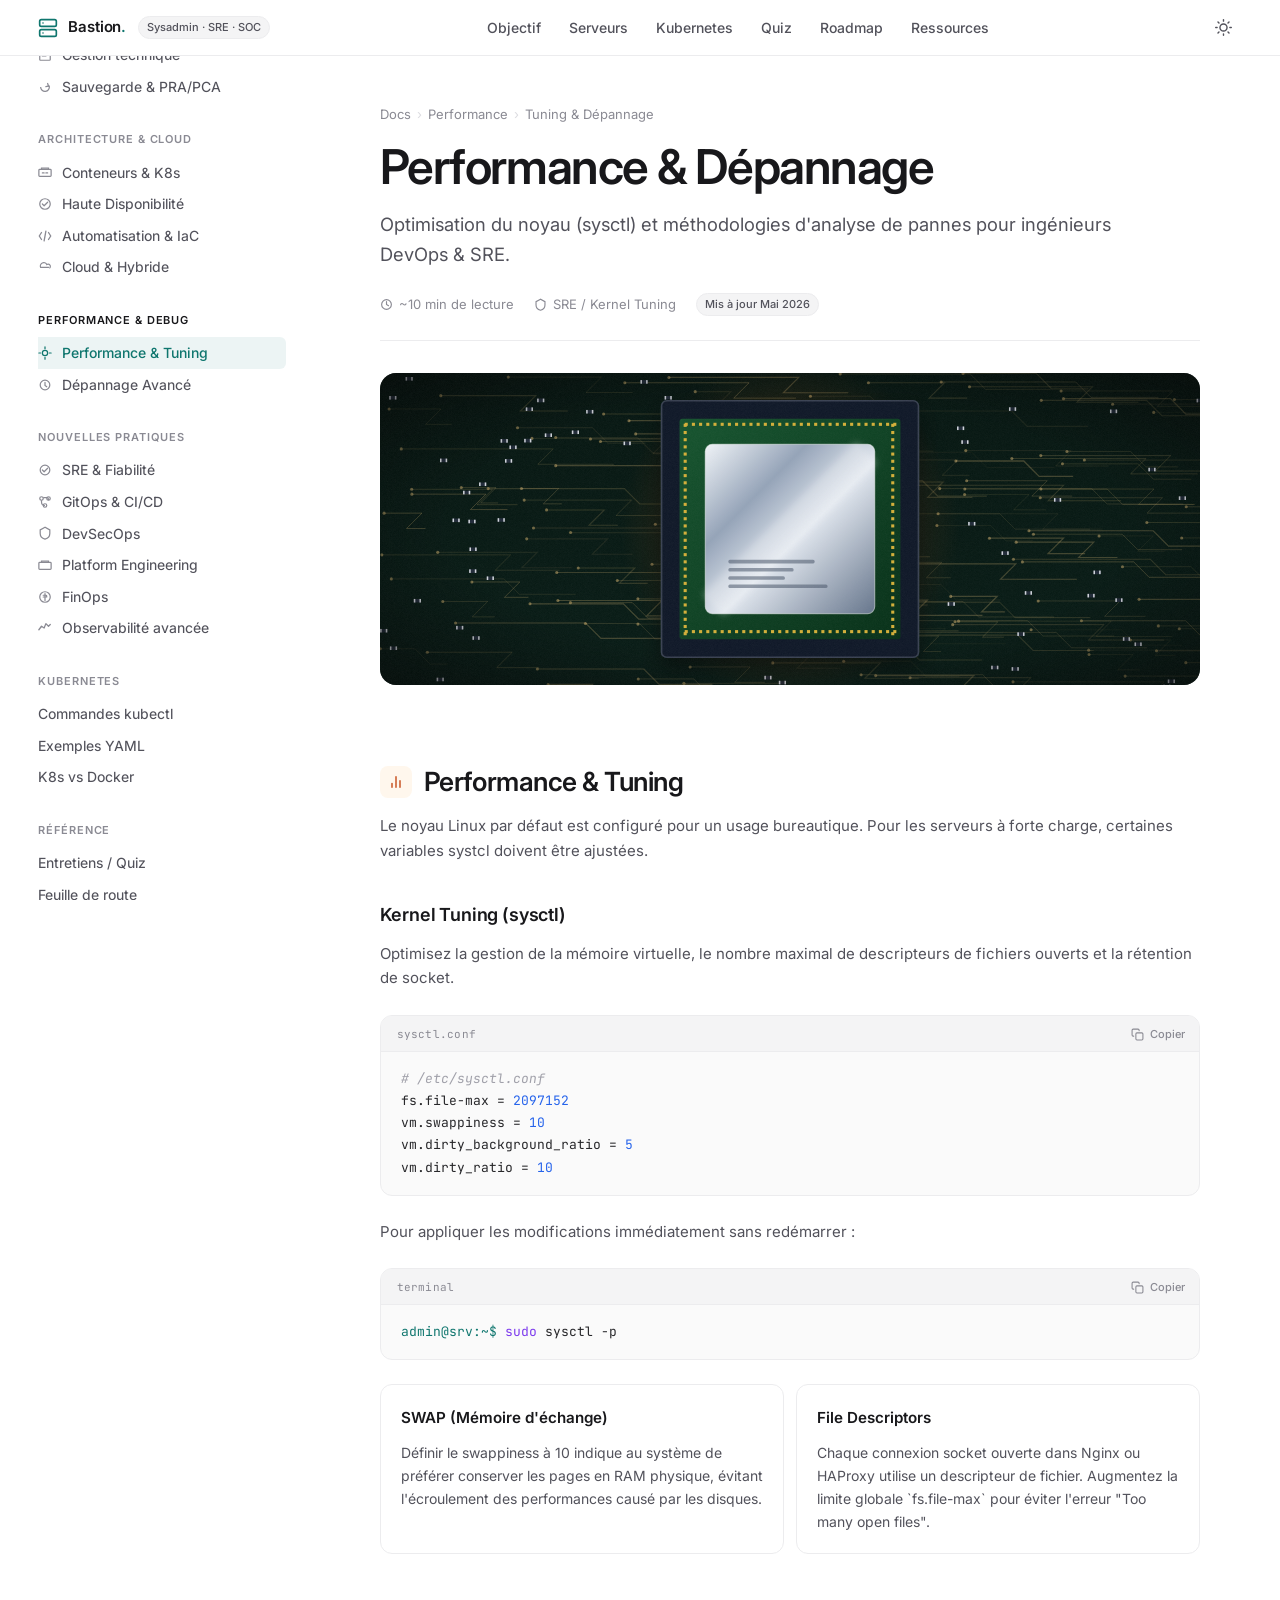
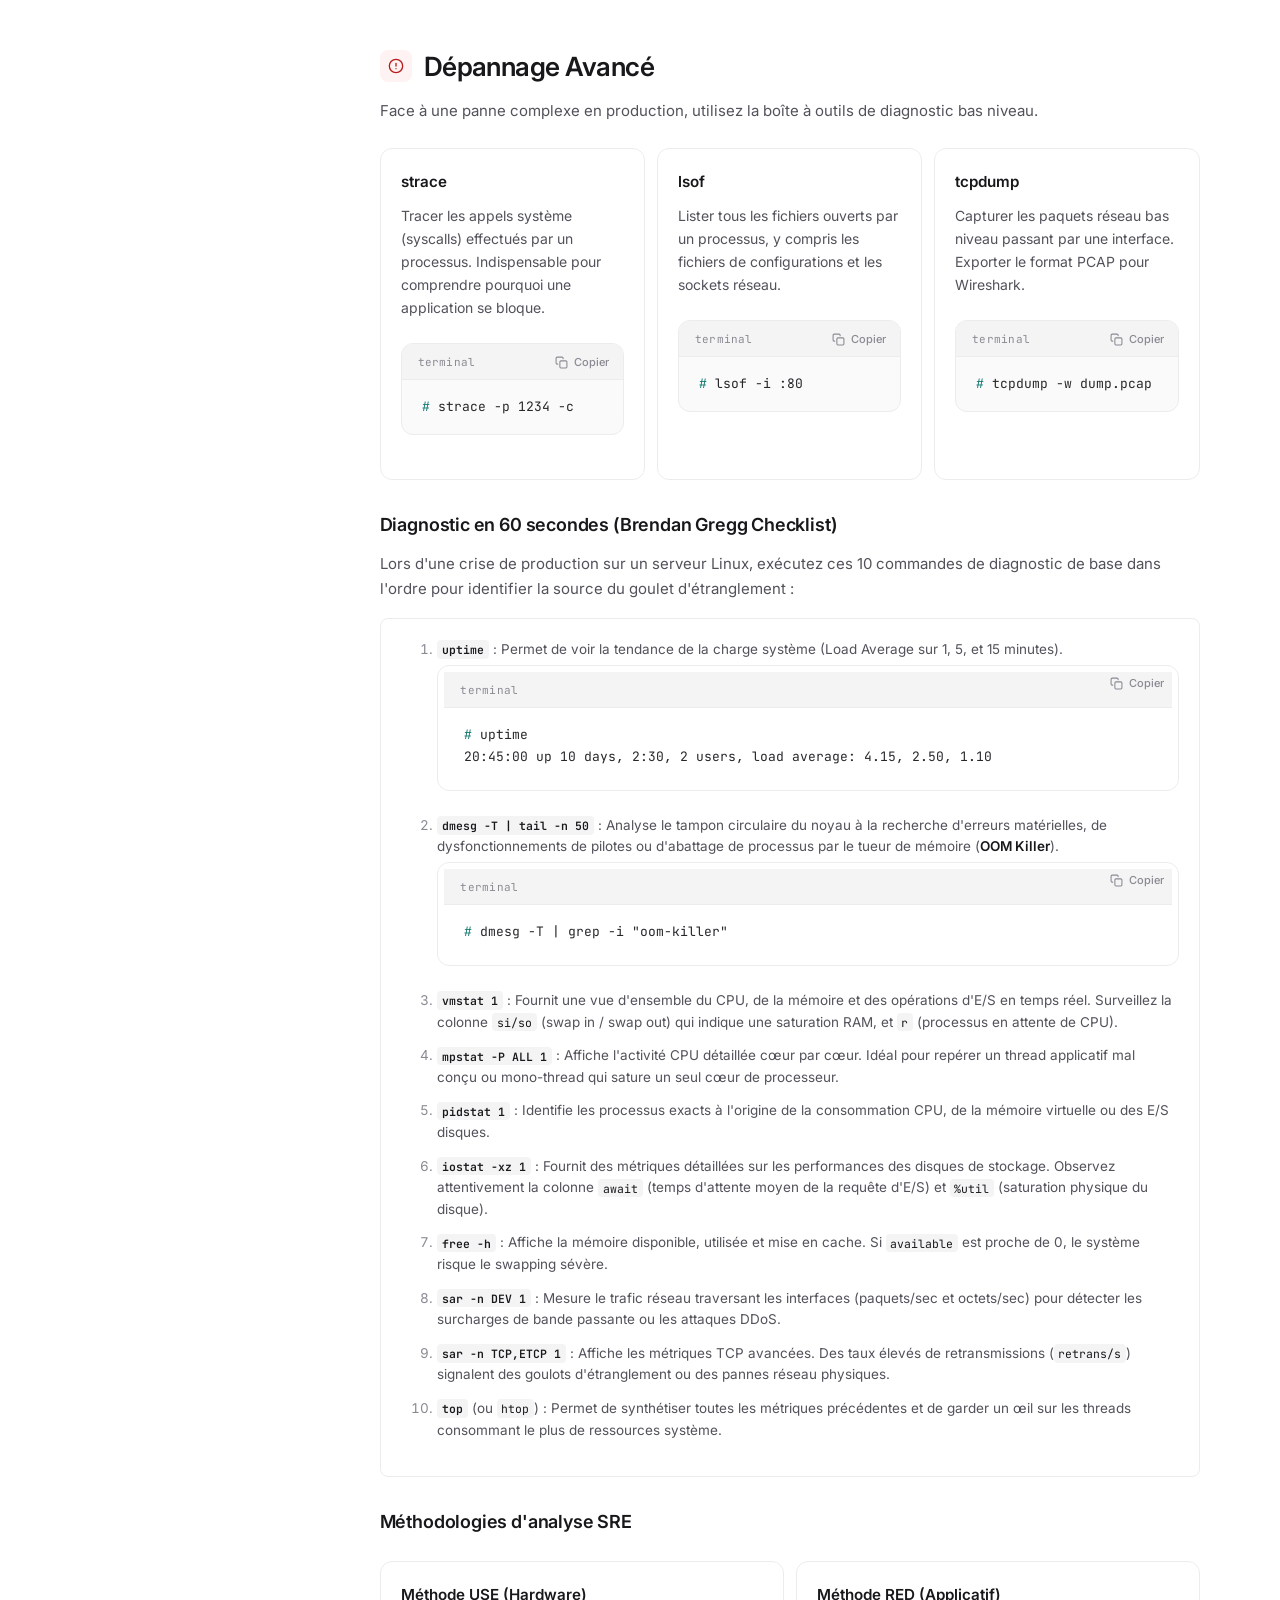
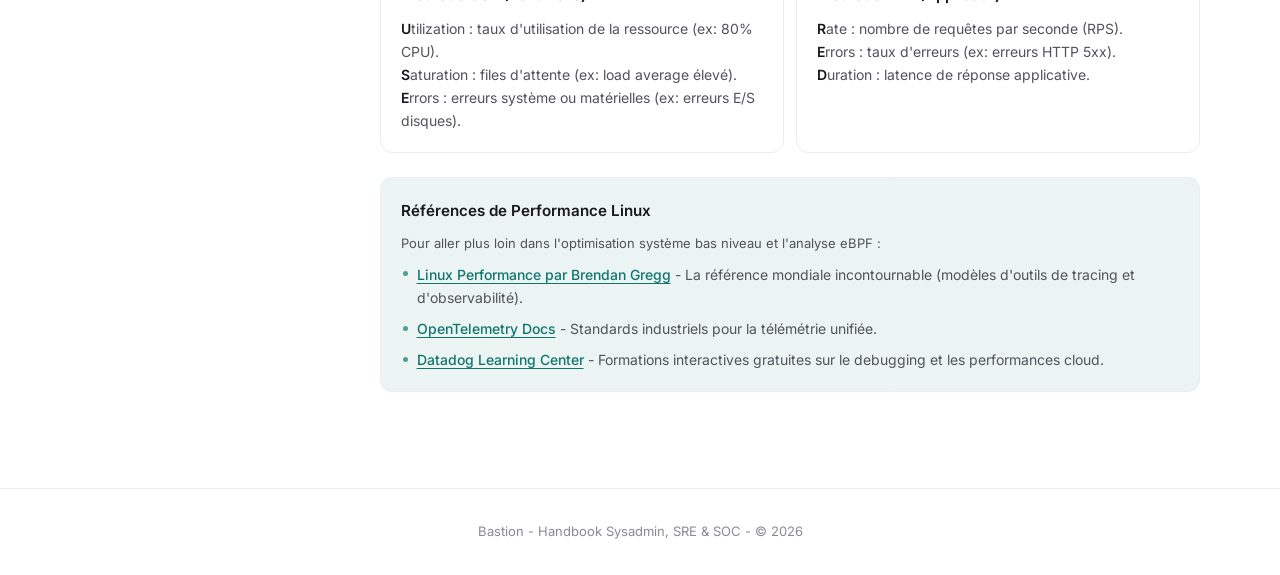
<file: performance.html>
<!DOCTYPE html>
<html lang="fr">

<head>
  <meta charset="UTF-8">
  <meta name="viewport" content="width=device-width, initial-scale=1.0, viewport-fit=cover">
  <title>Performance &amp; Dépannage - Bastion</title>
  <meta name="description" content="Guide de performance et dépannage avancé Linux : sysctl kernel tuning, swap, strace, lsof, tcpdump et méthodologies USE/RED pour les ingénieurs SRE.">
  <link rel="stylesheet" href="css/main.css">
  <meta name="theme-color" content="#ffffff" media="(prefers-color-scheme: light)">
  <meta name="theme-color" content="#0c0c0e" media="(prefers-color-scheme: dark)">
  <script>try{var t=localStorage.getItem('theme')||(matchMedia('(prefers-color-scheme: dark)').matches?'dark':'light');document.documentElement.setAttribute('data-theme',t)}catch(e){}</script>
  <script src="js/script.js" defer></script>
</head>

<body>

  <div id="progress-bar"></div>

  <header>
    <div class="header-left">
      <button id="menu-toggle" aria-label="Menu">
        <svg width="20" height="20" viewBox="0 0 24 24" fill="none" stroke="currentColor" stroke-width="2"
          stroke-linecap="round" stroke-linejoin="round">
          <line x1="3" y1="12" x2="21" y2="12" />
          <line x1="3" y1="6" x2="21" y2="6" />
          <line x1="3" y1="18" x2="21" y2="18" />
        </svg>
      </button>
      <a href="index.html" class="header-logo">
        <svg width="20" height="20" viewBox="0 0 24 24" fill="none" stroke="currentColor" stroke-width="2" stroke-linecap="round" stroke-linejoin="round" style="color: var(--primary) !important;">
          <rect x="2" y="2" width="20" height="8" rx="2" ry="2"/>
          <rect x="2" y="14" width="20" height="8" rx="2" ry="2"/>
          <line x1="6" y1="6" x2="6.01" y2="6"/>
          <line x1="6" y1="18" x2="6.01" y2="18"/>
        </svg>
        <span class="header-logo-text">Bastion<span>.</span></span>
      </a>
      <span class="badge">Sysadmin · SRE · SOC</span>
    </div>

    <ul class="header-nav">
      <li><a href="index.html#purpose">Objectif</a></li>
      <li><a href="index.html#server-types">Serveurs</a></li>
      <li><a href="kubernetes.html#cmds">Kubernetes</a></li>
      <li><a href="reference.html#interview">Quiz</a></li>
      <li><a href="reference.html#roadmap">Roadmap</a></li>
      <li><a href="ressources.html">Ressources</a></li>
    </ul>

    <div class="header-right">
      <button id="theme-toggle" aria-label="Toggle Theme" title="Changer le thème">
        <svg class="sun-icon" width="18" height="18" viewBox="0 0 24 24" fill="none" stroke="currentColor" stroke-width="2" stroke-linecap="round" stroke-linejoin="round"><circle cx="12" cy="12" r="5"/><line x1="12" y1="1" x2="12" y2="3"/><line x1="12" y1="21" x2="12" y2="23"/><line x1="4.22" y1="4.22" x2="5.64" y2="5.64"/><line x1="18.36" y1="18.36" x2="19.78" y2="19.78"/><line x1="1" y1="12" x2="3" y2="12"/><line x1="21" y1="12" x2="23" y2="12"/><line x1="4.22" y1="19.78" x2="5.64" y2="18.36"/><line x1="18.36" y1="5.64" x2="19.78" y2="4.22"/></svg>
        <svg class="moon-icon" width="18" height="18" viewBox="0 0 24 24" fill="none" stroke="currentColor" stroke-width="2" stroke-linecap="round" stroke-linejoin="round"><path d="M21 12.79A9 9 0 1 1 11.21 3 7 7 0 0 0 21 12.79z"/></svg>
      </button>
    </div>
  </header>

  <div class="layout">

    <!-- ══ SIDEBAR GAUCHE ══ -->
    <aside>
      <div class="toc-group">
        <span class="toc-label">Introduction</span>
        <ul>
          <li><a href="index.html#purpose">
              <svg width="12" height="12" viewBox="0 0 16 16" fill="none" stroke="currentColor" stroke-width="1.5">
                <circle cx="8" cy="8" r="6" />
                <path d="M8 5v4M8 11v.5" stroke-linecap="round" />
              </svg>
              Objectif général</a></li>
          <li><a href="index.html#server-types">
              <svg width="12" height="12" viewBox="0 0 16 16" fill="none" stroke="currentColor" stroke-width="1.4">
                <rect x="1.5" y="3" width="13" height="3.5" rx="1" />
                <rect x="1.5" y="8" width="13" height="3.5" rx="1" />
                <circle cx="12" cy="4.8" r="0.9" fill="currentColor" />
                <circle cx="12" cy="9.8" r="0.9" fill="currentColor" />
              </svg>
              Types de serveurs</a></li>
        </ul>
      </div>
      <div class="toc-group">
        <span class="toc-label">Revue Pratique</span>
        <ul>
          <li><a href="diagnostic.html#obj1">
              <svg width="12" height="12" viewBox="0 0 16 16" fill="none" stroke="currentColor" stroke-width="1.4">
                <rect x="2" y="2" width="12" height="12" rx="1.5" />
                <path d="M5 8h6M5 5.5h4M5 10.5h5" stroke-linecap="round" />
              </svg>
              1. Caractériser le serveur</a></li>
          <li><a href="diagnostic.html#obj2">
              <svg width="12" height="12" viewBox="0 0 16 16" fill="none" stroke="currentColor" stroke-width="1.4">
                <path d="M2 12l3-4 3 3 2-4 3 4" stroke-linecap="round" stroke-linejoin="round" />
              </svg>
              2. Ressources matérielles</a></li>
          <li><a href="diagnostic.html#obj3">
              <svg width="12" height="12" viewBox="0 0 16 16" fill="none" stroke="currentColor" stroke-width="1.3">
                <circle cx="4" cy="8" r="2.2" />
                <circle cx="12" cy="4" r="2.2" />
                <circle cx="12" cy="12" r="2.2" />
                <path d="M6 7L10 5M6 9L10 11" />
              </svg>
              3. Explorer les apps</a></li>
          <li><a href="diagnostic.html#obj4">
              <svg width="12" height="12" viewBox="0 0 16 16" fill="none" stroke="currentColor" stroke-width="1.4">
                <path d="M2 3h12v10H2z" />
                <path d="M5 6h6M5 9h4" stroke-linecap="round" />
              </svg>
              4. Analyser les logs</a></li>
        </ul>
      </div>
      <div class="toc-group">
        <span class="toc-label">Administration Avancée</span>
        <ul>
          <li><a href="admin.html#sec">
              <svg width="12" height="12" viewBox="0 0 16 16" fill="none" stroke="currentColor" stroke-width="1.4">
                <path d="M8 1.5L2.5 4.5v4c0 3 2.2 5.6 5.5 6.5 3.3-.9 5.5-3.5 5.5-6.5v-4L8 1.5z" />
              </svg>
              Sécurité &amp; Hardening</a></li>
          <li><a href="admin.html#pkg">
              <svg width="12" height="12" viewBox="0 0 16 16" fill="none" stroke="currentColor" stroke-width="1.4">
                <path d="M8 1.5l5.5 3v7l-5.5 3-5.5-3v-7l5.5-3z" />
                <path d="M8 1.5v13M2.5 4.5L8 8l5.5-3.5" />
              </svg>
              Packages &amp; Dépendances</a></li>
          <li><a href="admin.html#systemd">
              <svg width="12" height="12" viewBox="0 0 16 16" fill="none" stroke="currentColor" stroke-width="1.4">
                <circle cx="8" cy="8" r="5.5" />
                <path d="M8 4.5V8l2.5 1.5" stroke-linecap="round" />
              </svg>
              Systemd Avancé</a></li>
          <li><a href="admin.html#net">
              <svg width="12" height="12" viewBox="0 0 16 16" fill="none" stroke="currentColor" stroke-width="1.3">
                <circle cx="8" cy="8" r="1.8" fill="currentColor" />
                <circle cx="2" cy="3" r="1.5" fill="currentColor" />
                <circle cx="14" cy="3" r="1.5" fill="currentColor" />
                <circle cx="2" cy="13" r="1.5" fill="currentColor" />
                <circle cx="14" cy="13" r="1.5" fill="currentColor" />
                <path d="M3.4 4.2L6 6.5M12.6 4.2L10 6.5M3.4 11.8L6 9.5M12.6 11.8L10 9.5" />
              </svg>
              Réseau Avancé</a></li>
          <li><a href="admin.html#storage">
              <svg width="12" height="12" viewBox="0 0 16 16" fill="none" stroke="currentColor" stroke-width="1.4">
                <rect x="1.5" y="3" width="13" height="3.5" rx="1" />
                <rect x="1.5" y="8" width="13" height="3.5" rx="1" />
                <circle cx="12" cy="4.8" r="0.9" fill="currentColor" />
                <circle cx="12" cy="9.8" r="0.9" fill="currentColor" />
              </svg>
              Stockage &amp; FS</a></li>
          <li><a href="admin.html#monitoring">
              <svg width="12" height="12" viewBox="0 0 16 16" fill="none" stroke="currentColor" stroke-width="1.5">
                <path d="M1 10l3-4 3 2 2-5 3 3 2-2" stroke-linecap="round" stroke-linejoin="round" />
              </svg>
              Monitoring</a></li>
        </ul>
      </div>
      <div class="toc-group">
        <span class="toc-label">Maintenance &amp; Gestion</span>
        <ul>
          <li><a href="maintenance.html#maintenance">
              <svg width="12" height="12" viewBox="0 0 16 16" fill="none" stroke="currentColor" stroke-width="1.4">
                <circle cx="8" cy="8" r="2" />
                <path d="M8 1v2M8 13v2M1 8h2M13 8h2M3.2 3.2l1.4 1.4M11.4 11.4l1.4 1.4" stroke-linecap="round" />
              </svg>
              Maintenance planifiée</a></li>
          <li><a href="maintenance.html#gestion">
              <svg width="12" height="12" viewBox="0 0 16 16" fill="none" stroke="currentColor" stroke-width="1.4">
                <rect x="2" y="2" width="12" height="12" rx="1" />
                <path d="M5 6h6M5 9h4" stroke-linecap="round" />
              </svg>
              Gestion technique</a></li>
          <li><a href="maintenance.html#backup">
              <svg width="12" height="12" viewBox="0 0 16 16" fill="none" stroke="currentColor" stroke-width="1.4">
                <path d="M3 8a5 5 0 109.9-1H11" />
                <path d="M11 4l1 3-3 .5" stroke-linecap="round" />
              </svg>
              Sauvegarde &amp; PRA/PCA</a></li>
        </ul>
      </div>
      <div class="toc-group">
        <span class="toc-label">Architecture &amp; Cloud</span>
        <ul>
          <li><a href="architecture.html#containers">
              <svg width="12" height="12" viewBox="0 0 16 16" fill="none" stroke="currentColor" stroke-width="1.4">
                <rect x="1" y="5" width="14" height="8" rx="1" />
                <path d="M4 5V3.5h8V5" />
                <path d="M5 9h2M9 9h2" stroke-linecap="round" />
              </svg>
              Conteneurs &amp; K8s</a></li>
          <li><a href="architecture.html#ha">
              <svg width="12" height="12" viewBox="0 0 16 16" fill="none" stroke="currentColor" stroke-width="1.4">
                <circle cx="8" cy="8" r="6" />
                <path d="M5 8l2 2 4-4" stroke-linecap="round" stroke-linejoin="round" />
              </svg>
              Haute Disponibilité</a></li>
          <li><a href="architecture.html#iac">
              <svg width="12" height="12" viewBox="0 0 16 16" fill="none" stroke="currentColor" stroke-width="1.5">
                <path d="M4 4L1.5 8 4 12M12 4l2.5 4-2.5 4M9 2.5l-2 11" stroke-linecap="round" />
              </svg>
              Automatisation &amp; IaC</a></li>
          <li><a href="architecture.html#cloud">
              <svg width="12" height="12" viewBox="0 0 16 16" fill="none" stroke="currentColor" stroke-width="1.3">
                <path d="M13 9.5a2.5 2.5 0 10-3-4.3A3 3 0 003 8.5h9.5" />
              </svg>
              Cloud &amp; Hybride</a></li>
        </ul>
      </div>
      <div class="toc-group">
        <span class="toc-label">Performance &amp; Debug</span>
        <ul>
          <li><a href="performance.html#perf">
              <svg width="12" height="12" viewBox="0 0 16 16" fill="none" stroke="currentColor" stroke-width="1.4">
                <circle cx="8" cy="8" r="3" />
                <path d="M8 1v2M8 13v2M1 8h2M13 8h2" stroke-linecap="round" />
              </svg>
              Performance &amp; Tuning</a></li>
          <li><a href="performance.html#debug">
              <svg width="12" height="12" viewBox="0 0 16 16" fill="none" stroke="currentColor" stroke-width="1.4">
                <circle cx="8" cy="8" r="5.5" />
                <path d="M8 5v3.5l2 1.5" stroke-linecap="round" />
              </svg>
              Dépannage Avancé</a></li>
        </ul>
      </div>
      <div class="toc-group">
        <span class="toc-label">Nouvelles Pratiques</span>
        <ul>
          <li><a href="pratiques.html#sre">
              <svg width="12" height="12" viewBox="0 0 16 16" fill="none" stroke="currentColor" stroke-width="1.4">
                <circle cx="8" cy="8" r="5.5" />
                <path d="M5 8l2 2 4-4" stroke-linecap="round" stroke-linejoin="round" />
              </svg>
              SRE &amp; Fiabilité</a></li>
          <li><a href="pratiques.html#gitops">
              <svg width="12" height="12" viewBox="0 0 16 16" fill="none" stroke="currentColor" stroke-width="1.4">
                <circle cx="4" cy="4" r="2" />
                <circle cx="12" cy="4" r="2" />
                <circle cx="8" cy="12" r="2" />
                <path d="M4 6v2a4 4 0 004 4M12 6v-1a2 2 0 00-2-2H6" />
              </svg>
              GitOps &amp; CI/CD</a></li>
          <li><a href="pratiques.html#devsecops">
              <svg width="12" height="12" viewBox="0 0 16 16" fill="none" stroke="currentColor" stroke-width="1.4">
                <path d="M8 1.5L2.5 4.5v4c0 3 2.2 5.6 5.5 6.5 3.3-.9 5.5-3.5 5.5-6.5v-4L8 1.5z" />
              </svg>
              DevSecOps</a></li>
          <li><a href="pratiques.html#platform">
              <svg width="12" height="12" viewBox="0 0 16 16" fill="none" stroke="currentColor" stroke-width="1.4">
                <rect x="1" y="5" width="14" height="8" rx="1" />
                <path d="M4 5V3.5h8V5" />
              </svg>
              Platform Engineering</a></li>
          <li><a href="pratiques.html#finops">
              <svg width="12" height="12" viewBox="0 0 16 16" fill="none" stroke="currentColor" stroke-width="1.4">
                <circle cx="8" cy="8" r="6" />
                <path d="M8 4v8M6 6h3a1 1 0 010 2H6M6 8h4" stroke-linecap="round" />
              </svg>
              FinOps</a></li>
          <li><a href="pratiques.html#observability">
              <svg width="12" height="12" viewBox="0 0 16 16" fill="none" stroke="currentColor" stroke-width="1.5">
                <path d="M1 10l3-4 3 2 2-5 3 3 2-2" stroke-linecap="round" stroke-linejoin="round" />
              </svg>
              Observabilité avancée</a></li>
        </ul>
      </div>
      <div class="toc-group">
        <span class="toc-label">Kubernetes</span>
        <ul>
          <li><a href="kubernetes.html#cmds">Commandes kubectl</a></li>
          <li><a href="kubernetes.html#yaml">Exemples YAML</a></li>
          <li><a href="kubernetes.html#vs">K8s vs Docker</a></li>
        </ul>
      </div>
      <div class="toc-group">
        <span class="toc-label">Référence</span>
        <ul>
          <li><a href="reference.html#interview">Entretiens / Quiz</a></li>
          <li><a href="reference.html#roadmap">Feuille de route</a></li>
          <li><a href="ressources.html#linux">Ressources d'apprentissage</a></li>
          <li><a href="ressources.html#labs">Labs pratiques</a></li>
        </ul>
      </div>
    </aside>

    <!-- ══ MAIN CONTENT ══ -->
    <main>

      <div class="breadcrumb">Docs <span>›</span> Performance <span>›</span> Tuning &amp; Dépannage</div>
      <h1 class="display-mega">Performance &amp; Dépannage</h1>
      <p class="subtitle" style="font-size: 18px; margin-bottom: 24px;">
        Optimisation du noyau (sysctl) et méthodologies d'analyse de pannes pour ingénieurs DevOps &amp; SRE.
      </p>

      <div class="page-meta" style="margin-bottom: 40px;">
        <span class="page-meta-item">
          <svg width="13" height="13" viewBox="0 0 16 16" fill="none" stroke="currentColor" stroke-width="1.4">
            <circle cx="8" cy="8" r="6" />
            <path d="M8 4.5V8l2.5 1.5" stroke-linecap="round" />
          </svg>
          ~10 min de lecture
        </span>
        <span class="page-meta-item">
          <svg width="13" height="13" viewBox="0 0 16 16" fill="none" stroke="currentColor" stroke-width="1.4">
            <path d="M8 1.5L2.5 4.5v4c0 3 2.2 5.6 5.5 6.5 3.3-.9 5.5-3.5 5.5-6.5v-4z" />
          </svg>
          SRE / Kernel Tuning
        </span>
        <span class="page-meta-item"><span class="badge">Mis à jour Mai 2026</span></span>
      </div>

      <div class="page-banner-container">
        <img src="img/performance_hero.svg" alt="Performance &amp; Dépannage" class="page-banner">
      </div>

      <!-- ══════════ SECTION: PERFORMANCE ══════════ -->
      <section id="perf">
        <div class="section-header">
          <div class="section-icon orange">
            <svg width="18" height="18" viewBox="0 0 24 24" fill="none" stroke="white" stroke-width="2"
              stroke-linecap="round">
              <path d="M18 20V10M12 20V4M6 20v-6" />
            </svg>
          </div>
          <h2>Performance &amp; Tuning</h2>
        </div>
        <p>Le noyau Linux par défaut est configuré pour un usage bureautique. Pour les serveurs à forte charge, certaines variables systcl doivent être ajustées.</p>

        <h3>Kernel Tuning (sysctl)</h3>
        <p>Optimisez la gestion de la mémoire virtuelle, le nombre maximal de descripteurs de fichiers ouverts et la rétention de socket.</p>
        <pre class="sysctl"><code><span class="c-comment"># /etc/sysctl.conf</span>
fs.file-max = <span class="c-number">2097152</span>
vm.swappiness = <span class="c-number">10</span>
vm.dirty_background_ratio = <span class="c-number">5</span>
vm.dirty_ratio = <span class="c-number">10</span></code></pre>
        <p>Pour appliquer les modifications immédiatement sans redémarrer :</p>
        <pre><code><span class="c-prompt">admin@srv:~$</span> <span class="c-keyword">sudo</span> sysctl -p</code></pre>

        <div class="two-col" style="margin-top: 24px;">
          <div class="card">
            <h4>SWAP (Mémoire d'échange)</h4>
            <p>Définir le swappiness à 10 indique au système de préférer conserver les pages en RAM physique, évitant l'écroulement des performances causé par les disques.</p>
          </div>
          <div class="card">
            <h4>File Descriptors</h4>
            <p>Chaque connexion socket ouverte dans Nginx ou HAProxy utilise un descripteur de fichier. Augmentez la limite globale `fs.file-max` pour éviter l'erreur "Too many open files".</p>
          </div>
        </div>
      </section>

      <!-- ══════════ SECTION: DÉPANNAGE ══════════ -->
      <section id="debug">
        <div class="section-header">
          <div class="section-icon red">
            <svg width="18" height="18" viewBox="0 0 24 24" fill="none" stroke="white" stroke-width="2"
              stroke-linecap="round">
              <circle cx="12" cy="12" r="10" />
              <path d="M12 8v4M12 16h.01" />
            </svg>
          </div>
          <h2>Dépannage Avancé</h2>
        </div>
        <p>Face à une panne complexe en production, utilisez la boîte à outils de diagnostic bas niveau.</p>

        <div class="server-grid">
          <div class="server-card">
            <h4>strace</h4>
            <p>Tracer les appels système (syscalls) effectués par un processus. Indispensable pour comprendre pourquoi une application se bloque.</p>
            <pre><code><span class="c-prompt">#</span> strace -p 1234 -c</code></pre>
          </div>
          <div class="server-card">
            <h4>lsof</h4>
            <p>Lister tous les fichiers ouverts par un processus, y compris les fichiers de configurations et les sockets réseau.</p>
            <pre><code><span class="c-prompt">#</span> lsof -i :80</code></pre>
          </div>
          <div class="server-card">
            <h4>tcpdump</h4>
            <p>Capturer les paquets réseau bas niveau passant par une interface. Exporter le format PCAP pour Wireshark.</p>
            <pre><code><span class="c-prompt">#</span> tcpdump -w dump.pcap</code></pre>
          </div>
        </div>

        <h3 style="margin-top: 30px;">Diagnostic en 60 secondes (Brendan Gregg Checklist)</h3>
        <p>Lors d'une crise de production sur un serveur Linux, exécutez ces 10 commandes de diagnostic de base dans l'ordre pour identifier la source du goulet d'étranglement :</p>
        
        <div style="background: var(--bg-card); border: 1px solid var(--border); border-radius: 8px; padding: 20px; margin: 15px 0;">
          <ol style="margin-left: 20px; line-height: 1.6; font-size: 13.5px;">
            <li style="margin-bottom: 12px;">
              <strong><code>uptime</code></strong> : Permet de voir la tendance de la charge système (Load Average sur 1, 5, et 15 minutes).
              <pre style="margin-top: 4px; padding: 6px; background: var(--bg); font-family: monospace;"><code><span class="c-prompt">#</span> uptime
20:45:00 up 10 days, 2:30, 2 users, load average: 4.15, 2.50, 1.10</code></pre>
            </li>
            <li style="margin-bottom: 12px;">
              <strong><code>dmesg -T | tail -n 50</code></strong> : Analyse le tampon circulaire du noyau à la recherche d'erreurs matérielles, de dysfonctionnements de pilotes ou d'abattage de processus par le tueur de mémoire (<strong>OOM Killer</strong>).
              <pre style="margin-top: 4px; padding: 6px; background: var(--bg); font-family: monospace;"><code><span class="c-prompt">#</span> dmesg -T | grep -i "oom-killer"</code></pre>
            </li>
            <li style="margin-bottom: 12px;">
              <strong><code>vmstat 1</code></strong> : Fournit une vue d'ensemble du CPU, de la mémoire et des opérations d'E/S en temps réel. Surveillez la colonne <code>si/so</code> (swap in / swap out) qui indique une saturation RAM, et <code>r</code> (processus en attente de CPU).
            </li>
            <li style="margin-bottom: 12px;">
              <strong><code>mpstat -P ALL 1</code></strong> : Affiche l'activité CPU détaillée cœur par cœur. Idéal pour repérer un thread applicatif mal conçu ou mono-thread qui sature un seul cœur de processeur.
            </li>
            <li style="margin-bottom: 12px;">
              <strong><code>pidstat 1</code></strong> : Identifie les processus exacts à l'origine de la consommation CPU, de la mémoire virtuelle ou des E/S disques.
            </li>
            <li style="margin-bottom: 12px;">
              <strong><code>iostat -xz 1</code></strong> : Fournit des métriques détaillées sur les performances des disques de stockage. Observez attentivement la colonne <code>await</code> (temps d'attente moyen de la requête d'E/S) et <code>%util</code> (saturation physique du disque).
            </li>
            <li style="margin-bottom: 12px;">
              <strong><code>free -h</code></strong> : Affiche la mémoire disponible, utilisée et mise en cache. Si <code>available</code> est proche de 0, le système risque le swapping sévère.
            </li>
            <li style="margin-bottom: 12px;">
              <strong><code>sar -n DEV 1</code></strong> : Mesure le trafic réseau traversant les interfaces (paquets/sec et octets/sec) pour détecter les surcharges de bande passante ou les attaques DDoS.
            </li>
            <li style="margin-bottom: 12px;">
              <strong><code>sar -n TCP,ETCP 1</code></strong> : Affiche les métriques TCP avancées. Des taux élevés de retransmissions (<code>retrans/s</code>) signalent des goulots d'étranglement ou des pannes réseau physiques.
            </li>
            <li style="margin-bottom: 4px;">
              <strong><code>top</code></strong> (ou <code>htop</code>) : Permet de synthétiser toutes les métriques précédentes et de garder un œil sur les threads consommant le plus de ressources système.
            </li>
          </ol>
        </div>

        <h3 style="margin-top: 30px;">Méthodologies d'analyse SRE</h3>
        <div class="two-col">
          <div class="card">
            <h4>Méthode USE (Hardware)</h4>
            <p><strong>U</strong>tilization : taux d'utilisation de la ressource (ex: 80% CPU).<br><strong>S</strong>aturation : files d'attente (ex: load average élevé).<br><strong>E</strong>rrors : erreurs système ou matérielles (ex: erreurs E/S disques).</p>
          </div>
          <div class="card">
            <h4>Méthode RED (Applicatif)</h4>
            <p><strong>R</strong>ate : nombre de requêtes par seconde (RPS).<br><strong>E</strong>rrors : taux d'erreurs (ex: erreurs HTTP 5xx).<br><strong>D</strong>uration : latence de réponse applicative.</p>
          </div>
        </div>

        <div class="card" style="margin-top: 24px; border-left: 3px solid var(--primary);">
          <h4>Références de Performance Linux</h4>
          <p style="font-size: 13px; margin-top: 8px;">Pour aller plus loin dans l'optimisation système bas niveau et l'analyse eBPF :</p>
          <ul style="margin-left: 20px; margin-top: 10px; list-style-type: square;">
            <li style="margin-bottom: 8px;"><a href="https://www.brendangregg.com/linuxperf.html" target="_blank" style="color: var(--primary); font-weight: 500; text-decoration: underline;">Linux Performance par Brendan Gregg</a> - La référence mondiale incontournable (modèles d'outils de tracing et d'observabilité).</li>
            <li style="margin-bottom: 8px;"><a href="https://opentelemetry.io/docs/" target="_blank" style="color: var(--primary); font-weight: 500; text-decoration: underline;">OpenTelemetry Docs</a> - Standards industriels pour la télémétrie unifiée.</li>
            <li style="margin-bottom: 8px;"><a href="https://learn.datadoghq.com/" target="_blank" style="color: var(--primary); font-weight: 500; text-decoration: underline;">Datadog Learning Center</a> - Formations interactives gratuites sur le debugging et les performances cloud.</li>
          </ul>
        </div>
      </section>

    </main>

  </div><!-- /.layout -->

  <footer>
    Bastion - Handbook Sysadmin, SRE &amp; SOC - © 2026
  </footer>

  <button id="back-to-top" title="Retour en haut">
    <svg width="20" height="20" viewBox="0 0 24 24" fill="none" stroke="currentColor" stroke-width="2.5"
      stroke-linecap="round" stroke-linejoin="round">
      <path d="M18 15l-6-6-6 6" />
    </svg>
  </button>

</body>

</html>
</file>
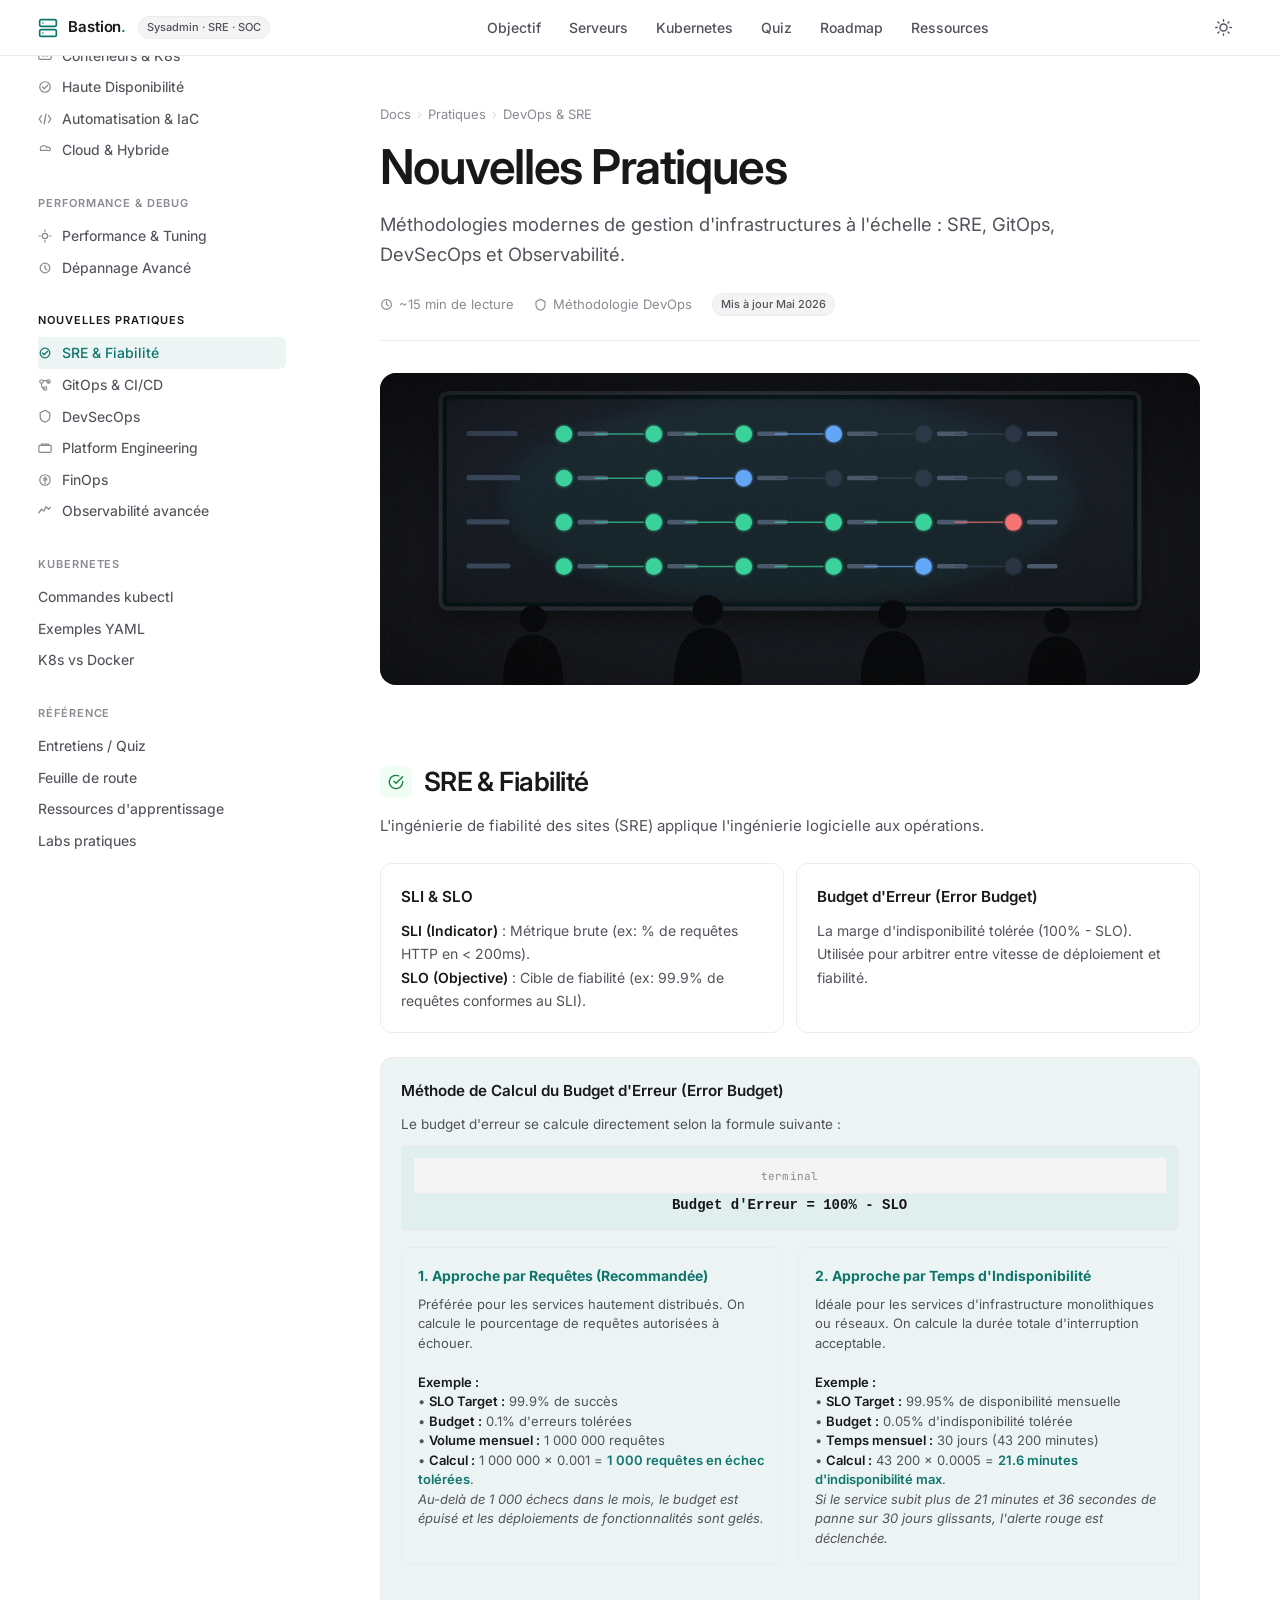
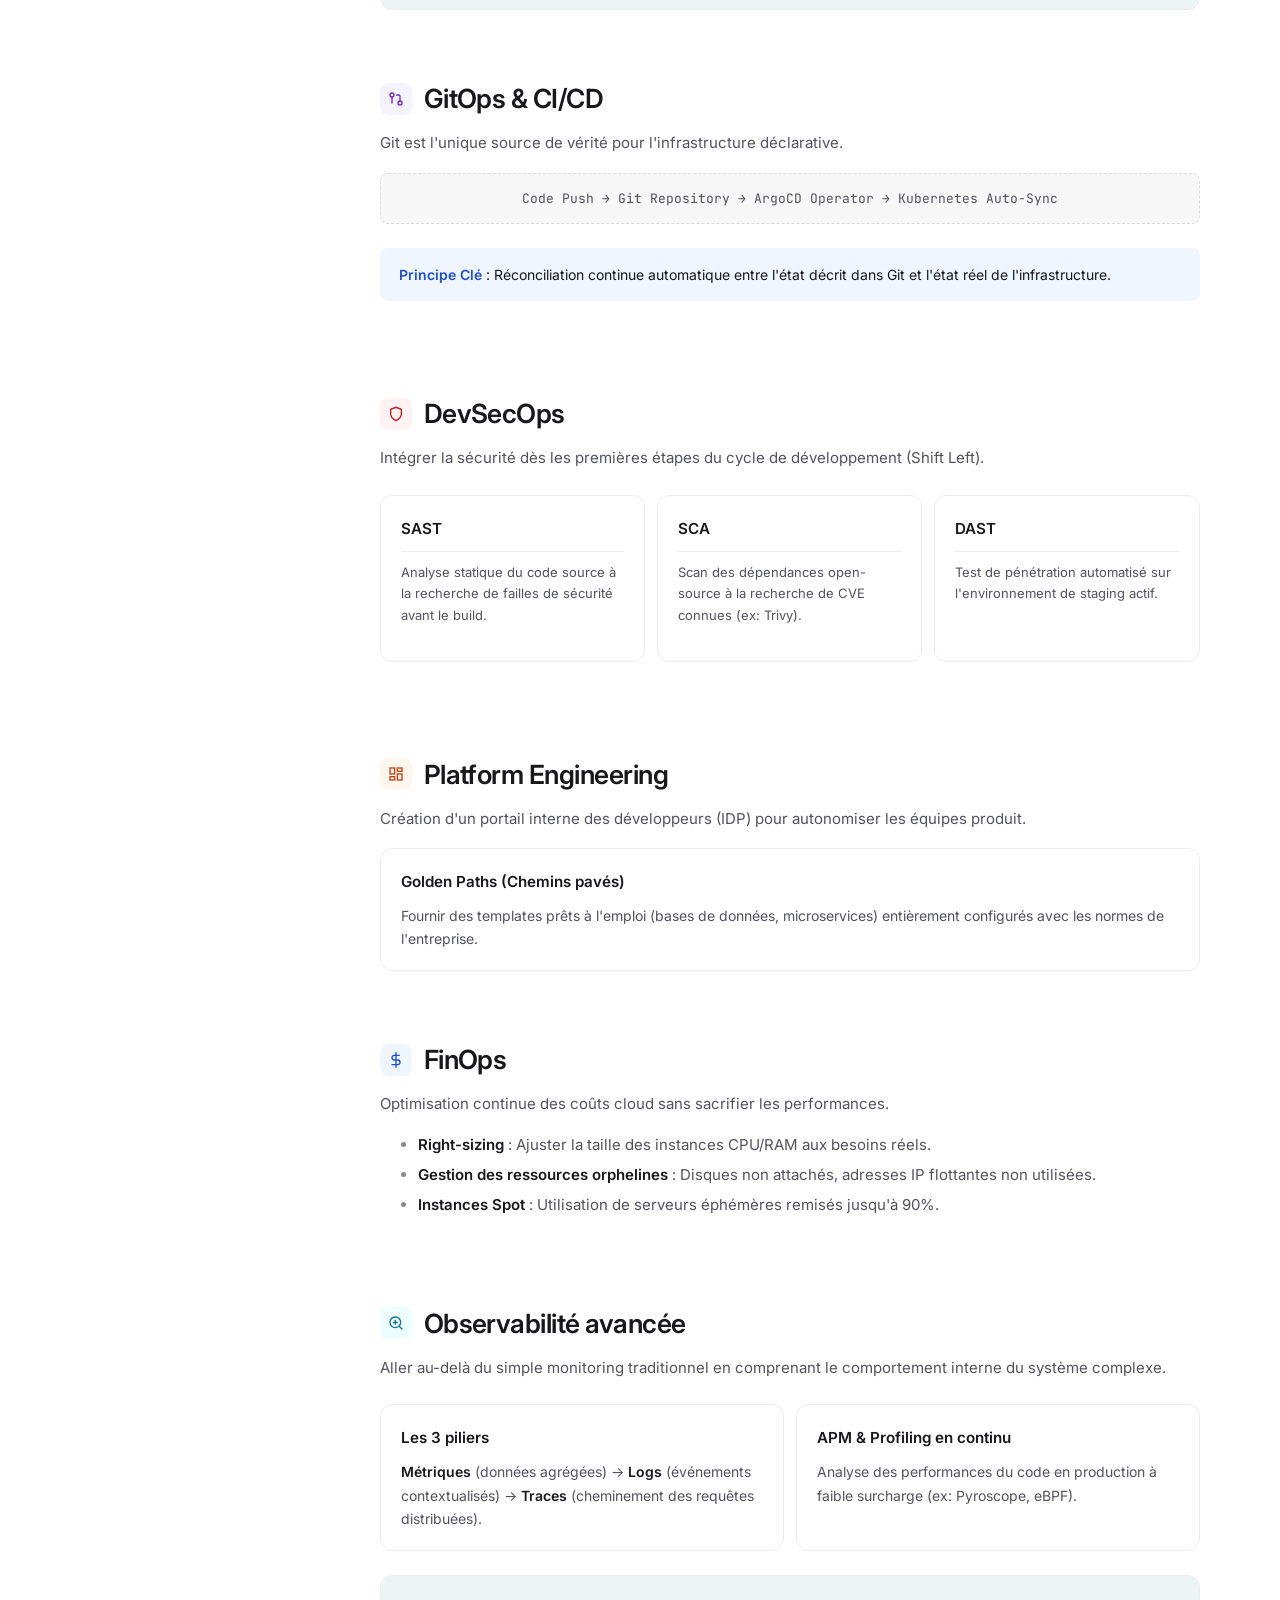
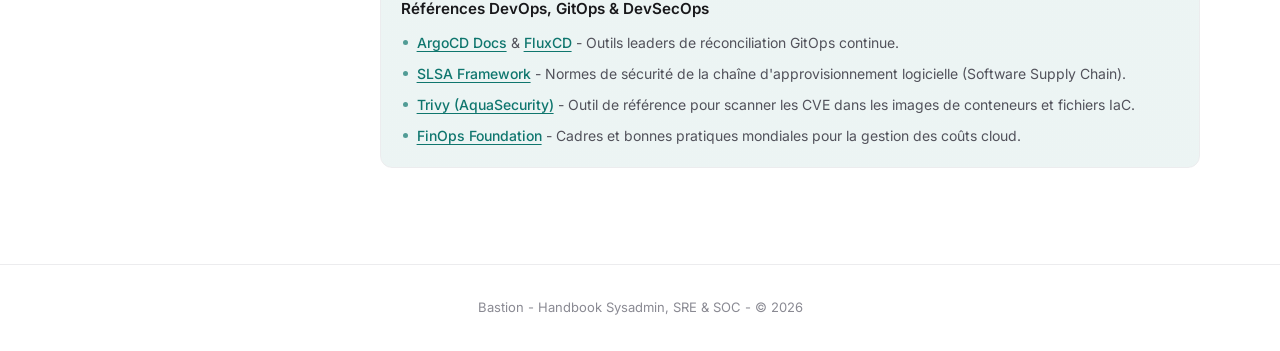
<file: pratiques.html>
<!DOCTYPE html>
<html lang="fr">

<head>
  <meta charset="UTF-8">
  <meta name="viewport" content="width=device-width, initial-scale=1.0, viewport-fit=cover">
  <title>Nouvelles Pratiques - Bastion</title>
  <meta name="description" content="Guide des nouvelles pratiques DevOps et SRE : budgets d'erreurs, GitOps ArgoCD, DevSecOps shift-left, Platform Engineering IDP, FinOps et piliers d'observabilité.">
  <link rel="stylesheet" href="css/main.css">
  <meta name="theme-color" content="#ffffff" media="(prefers-color-scheme: light)">
  <meta name="theme-color" content="#0c0c0e" media="(prefers-color-scheme: dark)">
  <script>try{var t=localStorage.getItem('theme')||(matchMedia('(prefers-color-scheme: dark)').matches?'dark':'light');document.documentElement.setAttribute('data-theme',t)}catch(e){}</script>
  <script src="js/script.js" defer></script>
</head>

<body>

  <div id="progress-bar"></div>

  <header>
    <div class="header-left">
      <button id="menu-toggle" aria-label="Menu">
        <svg width="20" height="20" viewBox="0 0 24 24" fill="none" stroke="currentColor" stroke-width="2"
          stroke-linecap="round" stroke-linejoin="round">
          <line x1="3" y1="12" x2="21" y2="12" />
          <line x1="3" y1="6" x2="21" y2="6" />
          <line x1="3" y1="18" x2="21" y2="18" />
        </svg>
      </button>
      <a href="index.html" class="header-logo">
        <svg width="20" height="20" viewBox="0 0 24 24" fill="none" stroke="currentColor" stroke-width="2" stroke-linecap="round" stroke-linejoin="round" style="color: var(--primary) !important;">
          <rect x="2" y="2" width="20" height="8" rx="2" ry="2"/>
          <rect x="2" y="14" width="20" height="8" rx="2" ry="2"/>
          <line x1="6" y1="6" x2="6.01" y2="6"/>
          <line x1="6" y1="18" x2="6.01" y2="18"/>
        </svg>
        <span class="header-logo-text">Bastion<span>.</span></span>
      </a>
      <span class="badge">Sysadmin · SRE · SOC</span>
    </div>

    <ul class="header-nav">
      <li><a href="index.html#purpose">Objectif</a></li>
      <li><a href="index.html#server-types">Serveurs</a></li>
      <li><a href="kubernetes.html#cmds">Kubernetes</a></li>
      <li><a href="reference.html#interview">Quiz</a></li>
      <li><a href="reference.html#roadmap">Roadmap</a></li>
      <li><a href="ressources.html">Ressources</a></li>
    </ul>

    <div class="header-right">
      <button id="theme-toggle" aria-label="Toggle Theme" title="Changer le thème">
        <svg class="sun-icon" width="18" height="18" viewBox="0 0 24 24" fill="none" stroke="currentColor" stroke-width="2" stroke-linecap="round" stroke-linejoin="round"><circle cx="12" cy="12" r="5"/><line x1="12" y1="1" x2="12" y2="3"/><line x1="12" y1="21" x2="12" y2="23"/><line x1="4.22" y1="4.22" x2="5.64" y2="5.64"/><line x1="18.36" y1="18.36" x2="19.78" y2="19.78"/><line x1="1" y1="12" x2="3" y2="12"/><line x1="21" y1="12" x2="23" y2="12"/><line x1="4.22" y1="19.78" x2="5.64" y2="18.36"/><line x1="18.36" y1="5.64" x2="19.78" y2="4.22"/></svg>
        <svg class="moon-icon" width="18" height="18" viewBox="0 0 24 24" fill="none" stroke="currentColor" stroke-width="2" stroke-linecap="round" stroke-linejoin="round"><path d="M21 12.79A9 9 0 1 1 11.21 3 7 7 0 0 0 21 12.79z"/></svg>
      </button>
    </div>
  </header>

  <div class="layout">

    <!-- ══ SIDEBAR GAUCHE ══ -->
    <aside>
      <div class="toc-group">
        <span class="toc-label">Introduction</span>
        <ul>
          <li><a href="index.html#purpose">
              <svg width="12" height="12" viewBox="0 0 16 16" fill="none" stroke="currentColor" stroke-width="1.5">
                <circle cx="8" cy="8" r="6" />
                <path d="M8 5v4M8 11v.5" stroke-linecap="round" />
              </svg>
              Objectif général</a></li>
          <li><a href="index.html#server-types">
              <svg width="12" height="12" viewBox="0 0 16 16" fill="none" stroke="currentColor" stroke-width="1.4">
                <rect x="1.5" y="3" width="13" height="3.5" rx="1" />
                <rect x="1.5" y="8" width="13" height="3.5" rx="1" />
                <circle cx="12" cy="4.8" r="0.9" fill="currentColor" />
                <circle cx="12" cy="9.8" r="0.9" fill="currentColor" />
              </svg>
              Types de serveurs</a></li>
        </ul>
      </div>
      <div class="toc-group">
        <span class="toc-label">Revue Pratique</span>
        <ul>
          <li><a href="diagnostic.html#obj1">
              <svg width="12" height="12" viewBox="0 0 16 16" fill="none" stroke="currentColor" stroke-width="1.4">
                <rect x="2" y="2" width="12" height="12" rx="1.5" />
                <path d="M5 8h6M5 5.5h4M5 10.5h5" stroke-linecap="round" />
              </svg>
              1. Caractériser le serveur</a></li>
          <li><a href="diagnostic.html#obj2">
              <svg width="12" height="12" viewBox="0 0 16 16" fill="none" stroke="currentColor" stroke-width="1.4">
                <path d="M2 12l3-4 3 3 2-4 3 4" stroke-linecap="round" stroke-linejoin="round" />
              </svg>
              2. Ressources matérielles</a></li>
          <li><a href="diagnostic.html#obj3">
              <svg width="12" height="12" viewBox="0 0 16 16" fill="none" stroke="currentColor" stroke-width="1.3">
                <circle cx="4" cy="8" r="2.2" />
                <circle cx="12" cy="4" r="2.2" />
                <circle cx="12" cy="12" r="2.2" />
                <path d="M6 7L10 5M6 9L10 11" />
              </svg>
              3. Explorer les apps</a></li>
          <li><a href="diagnostic.html#obj4">
              <svg width="12" height="12" viewBox="0 0 16 16" fill="none" stroke="currentColor" stroke-width="1.4">
                <path d="M2 3h12v10H2z" />
                <path d="M5 6h6M5 9h4" stroke-linecap="round" />
              </svg>
              4. Analyser les logs</a></li>
        </ul>
      </div>
      <div class="toc-group">
        <span class="toc-label">Administration Avancée</span>
        <ul>
          <li><a href="admin.html#sec">
              <svg width="12" height="12" viewBox="0 0 16 16" fill="none" stroke="currentColor" stroke-width="1.4">
                <path d="M8 1.5L2.5 4.5v4c0 3 2.2 5.6 5.5 6.5 3.3-.9 5.5-3.5 5.5-6.5v-4L8 1.5z" />
              </svg>
              Sécurité &amp; Hardening</a></li>
          <li><a href="admin.html#pkg">
              <svg width="12" height="12" viewBox="0 0 16 16" fill="none" stroke="currentColor" stroke-width="1.4">
                <path d="M8 1.5l5.5 3v7l-5.5 3-5.5-3v-7l5.5-3z" />
                <path d="M8 1.5v13M2.5 4.5L8 8l5.5-3.5" />
              </svg>
              Packages &amp; Dépendances</a></li>
          <li><a href="admin.html#systemd">
              <svg width="12" height="12" viewBox="0 0 16 16" fill="none" stroke="currentColor" stroke-width="1.4">
                <circle cx="8" cy="8" r="5.5" />
                <path d="M8 4.5V8l2.5 1.5" stroke-linecap="round" />
              </svg>
              Systemd Avancé</a></li>
          <li><a href="admin.html#net">
              <svg width="12" height="12" viewBox="0 0 16 16" fill="none" stroke="currentColor" stroke-width="1.3">
                <circle cx="8" cy="8" r="1.8" fill="currentColor" />
                <circle cx="2" cy="3" r="1.5" fill="currentColor" />
                <circle cx="14" cy="3" r="1.5" fill="currentColor" />
                <circle cx="2" cy="13" r="1.5" fill="currentColor" />
                <circle cx="14" cy="13" r="1.5" fill="currentColor" />
                <path d="M3.4 4.2L6 6.5M12.6 4.2L10 6.5M3.4 11.8L6 9.5M12.6 11.8L10 9.5" />
              </svg>
              Réseau Avancé</a></li>
          <li><a href="admin.html#storage">
              <svg width="12" height="12" viewBox="0 0 16 16" fill="none" stroke="currentColor" stroke-width="1.4">
                <rect x="1.5" y="3" width="13" height="3.5" rx="1" />
                <rect x="1.5" y="8" width="13" height="3.5" rx="1" />
                <circle cx="12" cy="4.8" r="0.9" fill="currentColor" />
                <circle cx="12" cy="9.8" r="0.9" fill="currentColor" />
              </svg>
              Stockage &amp; FS</a></li>
          <li><a href="admin.html#monitoring">
              <svg width="12" height="12" viewBox="0 0 16 16" fill="none" stroke="currentColor" stroke-width="1.5">
                <path d="M1 10l3-4 3 2 2-5 3 3 2-2" stroke-linecap="round" stroke-linejoin="round" />
              </svg>
              Monitoring</a></li>
        </ul>
      </div>
      <div class="toc-group">
        <span class="toc-label">Maintenance &amp; Gestion</span>
        <ul>
          <li><a href="maintenance.html#maintenance">
              <svg width="12" height="12" viewBox="0 0 16 16" fill="none" stroke="currentColor" stroke-width="1.4">
                <circle cx="8" cy="8" r="2" />
                <path d="M8 1v2M8 13v2M1 8h2M13 8h2M3.2 3.2l1.4 1.4M11.4 11.4l1.4 1.4" stroke-linecap="round" />
              </svg>
              Maintenance planifiée</a></li>
          <li><a href="maintenance.html#gestion">
              <svg width="12" height="12" viewBox="0 0 16 16" fill="none" stroke="currentColor" stroke-width="1.4">
                <rect x="2" y="2" width="12" height="12" rx="1" />
                <path d="M5 6h6M5 9h4" stroke-linecap="round" />
              </svg>
              Gestion technique</a></li>
          <li><a href="maintenance.html#backup">
              <svg width="12" height="12" viewBox="0 0 16 16" fill="none" stroke="currentColor" stroke-width="1.4">
                <path d="M3 8a5 5 0 109.9-1H11" />
                <path d="M11 4l1 3-3 .5" stroke-linecap="round" />
              </svg>
              Sauvegarde &amp; PRA/PCA</a></li>
        </ul>
      </div>
      <div class="toc-group">
        <span class="toc-label">Architecture &amp; Cloud</span>
        <ul>
          <li><a href="architecture.html#containers">
              <svg width="12" height="12" viewBox="0 0 16 16" fill="none" stroke="currentColor" stroke-width="1.4">
                <rect x="1" y="5" width="14" height="8" rx="1" />
                <path d="M4 5V3.5h8V5" />
                <path d="M5 9h2M9 9h2" stroke-linecap="round" />
              </svg>
              Conteneurs &amp; K8s</a></li>
          <li><a href="architecture.html#ha">
              <svg width="12" height="12" viewBox="0 0 16 16" fill="none" stroke="currentColor" stroke-width="1.4">
                <circle cx="8" cy="8" r="6" />
                <path d="M5 8l2 2 4-4" stroke-linecap="round" stroke-linejoin="round" />
              </svg>
              Haute Disponibilité</a></li>
          <li><a href="architecture.html#iac">
              <svg width="12" height="12" viewBox="0 0 16 16" fill="none" stroke="currentColor" stroke-width="1.5">
                <path d="M4 4L1.5 8 4 12M12 4l2.5 4-2.5 4M9 2.5l-2 11" stroke-linecap="round" />
              </svg>
              Automatisation &amp; IaC</a></li>
          <li><a href="architecture.html#cloud">
              <svg width="12" height="12" viewBox="0 0 16 16" fill="none" stroke="currentColor" stroke-width="1.3">
                <path d="M13 9.5a2.5 2.5 0 10-3-4.3A3 3 0 003 8.5h9.5" />
              </svg>
              Cloud &amp; Hybride</a></li>
        </ul>
      </div>
      <div class="toc-group">
        <span class="toc-label">Performance &amp; Debug</span>
        <ul>
          <li><a href="performance.html#perf">
              <svg width="12" height="12" viewBox="0 0 16 16" fill="none" stroke="currentColor" stroke-width="1.4">
                <circle cx="8" cy="8" r="3" />
                <path d="M8 1v2M8 13v2M1 8h2M13 8h2" stroke-linecap="round" />
              </svg>
              Performance &amp; Tuning</a></li>
          <li><a href="performance.html#debug">
              <svg width="12" height="12" viewBox="0 0 16 16" fill="none" stroke="currentColor" stroke-width="1.4">
                <circle cx="8" cy="8" r="5.5" />
                <path d="M8 5v3.5l2 1.5" stroke-linecap="round" />
              </svg>
              Dépannage Avancé</a></li>
        </ul>
      </div>
      <div class="toc-group">
        <span class="toc-label">Nouvelles Pratiques</span>
        <ul>
          <li><a href="pratiques.html#sre">
              <svg width="12" height="12" viewBox="0 0 16 16" fill="none" stroke="currentColor" stroke-width="1.4">
                <circle cx="8" cy="8" r="5.5" />
                <path d="M5 8l2 2 4-4" stroke-linecap="round" stroke-linejoin="round" />
              </svg>
              SRE &amp; Fiabilité</a></li>
          <li><a href="pratiques.html#gitops">
              <svg width="12" height="12" viewBox="0 0 16 16" fill="none" stroke="currentColor" stroke-width="1.4">
                <circle cx="4" cy="4" r="2" />
                <circle cx="12" cy="4" r="2" />
                <circle cx="8" cy="12" r="2" />
                <path d="M4 6v2a4 4 0 004 4M12 6v-1a2 2 0 00-2-2H6" />
              </svg>
              GitOps &amp; CI/CD</a></li>
          <li><a href="pratiques.html#devsecops">
              <svg width="12" height="12" viewBox="0 0 16 16" fill="none" stroke="currentColor" stroke-width="1.4">
                <path d="M8 1.5L2.5 4.5v4c0 3 2.2 5.6 5.5 6.5 3.3-.9 5.5-3.5 5.5-6.5v-4L8 1.5z" />
              </svg>
              DevSecOps</a></li>
          <li><a href="pratiques.html#platform">
              <svg width="12" height="12" viewBox="0 0 16 16" fill="none" stroke="currentColor" stroke-width="1.4">
                <rect x="1" y="5" width="14" height="8" rx="1" />
                <path d="M4 5V3.5h8V5" />
              </svg>
              Platform Engineering</a></li>
          <li><a href="pratiques.html#finops">
              <svg width="12" height="12" viewBox="0 0 16 16" fill="none" stroke="currentColor" stroke-width="1.4">
                <circle cx="8" cy="8" r="6" />
                <path d="M8 4v8M6 6h3a1 1 0 010 2H6M6 8h4" stroke-linecap="round" />
              </svg>
              FinOps</a></li>
          <li><a href="pratiques.html#observability">
              <svg width="12" height="12" viewBox="0 0 16 16" fill="none" stroke="currentColor" stroke-width="1.5">
                <path d="M1 10l3-4 3 2 2-5 3 3 2-2" stroke-linecap="round" stroke-linejoin="round" />
              </svg>
              Observabilité avancée</a></li>
        </ul>
      </div>
      <div class="toc-group">
        <span class="toc-label">Kubernetes</span>
        <ul>
          <li><a href="kubernetes.html#cmds">Commandes kubectl</a></li>
          <li><a href="kubernetes.html#yaml">Exemples YAML</a></li>
          <li><a href="kubernetes.html#vs">K8s vs Docker</a></li>
        </ul>
      </div>
      <div class="toc-group">
        <span class="toc-label">Référence</span>
        <ul>
          <li><a href="reference.html#interview">Entretiens / Quiz</a></li>
          <li><a href="reference.html#roadmap">Feuille de route</a></li>
          <li><a href="ressources.html#linux">Ressources d'apprentissage</a></li>
          <li><a href="ressources.html#labs">Labs pratiques</a></li>
        </ul>
      </div>
    </aside>

    <!-- ══ MAIN CONTENT ══ -->
    <main>

      <div class="breadcrumb">Docs <span>›</span> Pratiques <span>›</span> DevOps &amp; SRE</div>
      <h1 class="display-mega">Nouvelles Pratiques</h1>
      <p class="subtitle" style="font-size: 18px; margin-bottom: 24px;">
        Méthodologies modernes de gestion d'infrastructures à l'échelle : SRE, GitOps, DevSecOps et Observabilité.
      </p>

      <div class="page-meta" style="margin-bottom: 40px;">
        <span class="page-meta-item">
          <svg width="13" height="13" viewBox="0 0 16 16" fill="none" stroke="currentColor" stroke-width="1.4">
            <circle cx="8" cy="8" r="6" />
            <path d="M8 4.5V8l2.5 1.5" stroke-linecap="round" />
          </svg>
          ~15 min de lecture
        </span>
        <span class="page-meta-item">
          <svg width="13" height="13" viewBox="0 0 16 16" fill="none" stroke="currentColor" stroke-width="1.4">
            <path d="M8 1.5L2.5 4.5v4c0 3 2.2 5.6 5.5 6.5 3.3-.9 5.5-3.5 5.5-6.5v-4z" />
          </svg>
          Méthodologie DevOps
        </span>
        <span class="page-meta-item"><span class="badge">Mis à jour Mai 2026</span></span>
      </div>

      <div class="page-banner-container">
        <img src="img/pratiques_hero.svg" alt="Nouvelles Pratiques" class="page-banner">
      </div>

      <!-- ══════════ SECTION: SRE ══════════ -->
      <section id="sre">
        <div class="section-header">
          <div class="section-icon green">
            <svg width="18" height="18" viewBox="0 0 24 24" fill="none" stroke="white" stroke-width="2"
              stroke-linecap="round">
              <path d="M22 11.08V12a10 10 0 1 1-5.93-9.14" />
              <polyline points="22,4 12,14.01 9,11.01" />
            </svg>
          </div>
          <h2>SRE &amp; Fiabilité</h2>
        </div>
        <p>L'ingénierie de fiabilité des sites (SRE) applique l'ingénierie logicielle aux opérations.</p>
        <div class="two-col">
          <div class="card">
            <h4>SLI &amp; SLO</h4>
            <p><strong>SLI (Indicator)</strong> : Métrique brute (ex: % de requêtes HTTP en &lt; 200ms).<br><strong>SLO
                (Objective)</strong> : Cible de fiabilité (ex: 99.9% de requêtes conformes au SLI).</p>
          </div>
          <div class="card">
            <h4>Budget d'Erreur (Error Budget)</h4>
            <p>La marge d'indisponibilité tolérée (100% - SLO). Utilisée pour arbitrer entre vitesse de déploiement et
              fiabilité.</p>
          </div>
        </div>

        <div class="card" style="margin-top: 24px; border-left: 3px solid var(--accent);">
          <h4>Méthode de Calcul du Budget d'Erreur (Error Budget)</h4>
          <p style="font-size: 13.5px; margin-top: 8px;">Le budget d'erreur se calcule directement selon la formule suivante :</p>
          <pre style="background: rgba(var(--primary-rgb), 0.05); padding: 12px; border-radius: 6px; margin: 10px 0; font-family: monospace; font-size: 14px; text-align: center;"><strong>Budget d'Erreur = 100% - SLO</strong></pre>
          
          <div class="two-col" style="gap: 16px; margin-top: 16px;">
            <div style="background: rgba(255,255,255,0.02); padding: 16px; border-radius: 8px; border: 1px solid var(--border);">
              <h5 style="color: var(--primary); font-size: 14px; margin-bottom: 8px;">1. Approche par Requêtes (Recommandée)</h5>
              <p style="font-size: 13px; line-height: 1.5;">
                Préférée pour les services hautement distribués. On calcule le pourcentage de requêtes autorisées à échouer.<br><br>
                <strong>Exemple :</strong><br>
                • <strong>SLO Target :</strong> 99.9% de succès<br>
                • <strong>Budget :</strong> 0.1% d'erreurs tolérées<br>
                • <strong>Volume mensuel :</strong> 1 000 000 requêtes<br>
                • <strong>Calcul :</strong> 1 000 000 × 0.001 = <strong style="color: var(--accent);">1 000 requêtes en échec tolérées</strong>.<br>
                <em>Au-delà de 1 000 échecs dans le mois, le budget est épuisé et les déploiements de fonctionnalités sont gelés.</em>
              </p>
            </div>
            
            <div style="background: rgba(255,255,255,0.02); padding: 16px; border-radius: 8px; border: 1px solid var(--border);">
              <h5 style="color: var(--primary); font-size: 14px; margin-bottom: 8px;">2. Approche par Temps d'Indisponibilité</h5>
              <p style="font-size: 13px; line-height: 1.5;">
                Idéale pour les services d'infrastructure monolithiques ou réseaux. On calcule la durée totale d'interruption acceptable.<br><br>
                <strong>Exemple :</strong><br>
                • <strong>SLO Target :</strong> 99.95% de disponibilité mensuelle<br>
                • <strong>Budget :</strong> 0.05% d'indisponibilité tolérée<br>
                • <strong>Temps mensuel :</strong> 30 jours (43 200 minutes)<br>
                • <strong>Calcul :</strong> 43 200 × 0.0005 = <strong style="color: var(--accent);">21.6 minutes d'indisponibilité max</strong>.<br>
                <em>Si le service subit plus de 21 minutes et 36 secondes de panne sur 30 jours glissants, l'alerte rouge est déclenchée.</em>
              </p>
            </div>
          </div>
        </div>
      </section>

      <!-- ══════════ SECTION: GITOPS ══════════ -->
      <section id="gitops">
        <div class="section-header">
          <div class="section-icon purple">
            <svg width="18" height="18" viewBox="0 0 24 24" fill="none" stroke="white" stroke-width="2"
              stroke-linecap="round">
              <circle cx="18" cy="18" r="3" />
              <circle cx="6" cy="6" r="3" />
              <path d="M13 6h3a2 2 0 012 2v7M6 9v9" />
            </svg>
          </div>
          <h2>GitOps &amp; CI/CD</h2>
        </div>
        <p>Git est l'unique source de vérité pour l'infrastructure déclarative.</p>
        <div class="arch-box">
          Code Push → Git Repository → ArgoCD Operator → Kubernetes Auto-Sync
        </div>
        <div class="note info">
          <strong>Principe Clé</strong> : Réconciliation continue automatique entre l'état décrit dans Git et l'état
          réel de l'infrastructure.
        </div>
      </section>

      <!-- ══════════ SECTION: DEVSECOPS ══════════ -->
      <section id="devsecops">
        <div class="section-header">
          <div class="section-icon red">
            <svg width="18" height="18" viewBox="0 0 24 24" fill="none" stroke="white" stroke-width="2"
              stroke-linecap="round">
              <path d="M12 22s8-4 8-10V5l-8-3-8 3v7c0 6 8 10 8 10z" />
            </svg>
          </div>
          <h2>DevSecOps</h2>
        </div>
        <p>Intégrer la sécurité dès les premières étapes du cycle de développement (Shift Left).</p>
        <div class="maint-grid">
          <div class="maint-card">
            <h4>SAST</h4>
            <p style="font-size: 13px;">Analyse statique du code source à la recherche de failles de sécurité avant le build.</p>
          </div>
          <div class="maint-card">
            <h4>SCA</h4>
            <p style="font-size: 13px;">Scan des dépendances open-source à la recherche de CVE connues (ex: Trivy).</p>
          </div>
          <div class="maint-card">
            <h4>DAST</h4>
            <p style="font-size: 13px;">Test de pénétration automatisé sur l'environnement de staging actif.</p>
          </div>
        </div>
      </section>

      <!-- ══════════ SECTION: PLATFORM ══════════ -->
      <section id="platform">
        <div class="section-header">
          <div class="section-icon orange">
            <svg width="18" height="18" viewBox="0 0 24 24" fill="none" stroke="white" stroke-width="2"
              stroke-linecap="round">
              <rect x="3" y="3" width="7" height="9" />
              <rect x="14" y="3" width="7" height="5" />
              <rect x="14" y="12" width="7" height="9" />
              <rect x="3" y="16" width="7" height="5" />
            </svg>
          </div>
          <h2>Platform Engineering</h2>
        </div>
        <p>Création d'un portail interne des développeurs (IDP) pour autonomiser les équipes produit.</p>
        <div class="card">
          <h4>Golden Paths (Chemins pavés)</h4>
          <p>Fournir des templates prêts à l'emploi (bases de données, microservices) entièrement configurés avec les
            normes de l'entreprise.</p>
        </div>
      </section>

      <!-- ══════════ SECTION: FINOPS ══════════ -->
      <section id="finops">
        <div class="section-header">
          <div class="section-icon blue">
            <svg width="18" height="18" viewBox="0 0 24 24" fill="none" stroke="white" stroke-width="2"
              stroke-linecap="round">
              <line x1="12" y1="1" x2="12" y2="23" />
              <path d="M17 5H9.5a3.5 3.5 0 000 7h5a3.5 3.5 0 010 7H6" />
            </svg>
          </div>
          <h2>FinOps</h2>
        </div>
        <p>Optimisation continue des coûts cloud sans sacrifier les performances.</p>
        <ul style="margin-left: 20px;">
          <li><strong>Right-sizing</strong> : Ajuster la taille des instances CPU/RAM aux besoins réels.</li>
          <li><strong>Gestion des ressources orphelines</strong> : Disques non attachés, adresses IP flottantes non utilisées.</li>
          <li><strong>Instances Spot</strong> : Utilisation de serveurs éphémères remisés jusqu'à 90%.</li>
        </ul>
      </section>

      <!-- ══════════ SECTION: OBSERVABILITY ══════════ -->
      <section id="observability">
        <div class="section-header">
          <div class="section-icon cyan">
            <svg width="18" height="18" viewBox="0 0 24 24" fill="none" stroke="white" stroke-width="2"
              stroke-linecap="round">
              <circle cx="11" cy="11" r="8" />
              <line x1="21" y1="21" x2="16.65" y2="16.65" />
              <line x1="11" y1="8" x2="11" y2="14" />
              <line x1="8" y1="11" x2="14" y2="11" />
            </svg>
          </div>
          <h2>Observabilité avancée</h2>
        </div>
        <p>Aller au-delà du simple monitoring traditionnel en comprenant le comportement interne du système complexe.</p>
        <div class="two-col">
          <div class="card">
            <h4>Les 3 piliers</h4>
            <p><strong>Métriques</strong> (données agrégées) → <strong>Logs</strong> (événements contextualisés) → <strong>Traces</strong> (cheminement des requêtes distribuées).</p>
          </div>
          <div class="card">
            <h4>APM &amp; Profiling en continu</h4>
            <p>Analyse des performances du code en production à faible surcharge (ex: Pyroscope, eBPF).</p>
          </div>
        </div>

        <div class="card" style="margin-top: 24px; border-left: 3px solid var(--primary);">
          <h4>Références DevOps, GitOps &amp; DevSecOps</h4>
          <ul style="margin-left: 20px; margin-top: 10px; list-style-type: square;">
            <li style="margin-bottom: 8px;"><a href="https://argo-cd.readthedocs.io/" target="_blank" style="color: var(--primary); font-weight: 500; text-decoration: underline;">ArgoCD Docs</a> &amp; <a href="https://fluxcd.io/" target="_blank" style="color: var(--primary); font-weight: 500; text-decoration: underline;">FluxCD</a> - Outils leaders de réconciliation GitOps continue.</li>
            <li style="margin-bottom: 8px;"><a href="https://slsa.dev/" target="_blank" style="color: var(--primary); font-weight: 500; text-decoration: underline;">SLSA Framework</a> - Normes de sécurité de la chaîne d'approvisionnement logicielle (Software Supply Chain).</li>
            <li style="margin-bottom: 8px;"><a href="https://github.com/aquasecurity/trivy" target="_blank" style="color: var(--primary); font-weight: 500; text-decoration: underline;">Trivy (AquaSecurity)</a> - Outil de référence pour scanner les CVE dans les images de conteneurs et fichiers IaC.</li>
            <li style="margin-bottom: 8px;"><a href="https://www.finops.org/" target="_blank" style="color: var(--primary); font-weight: 500; text-decoration: underline;">FinOps Foundation</a> - Cadres et bonnes pratiques mondiales pour la gestion des coûts cloud.</li>
          </ul>
        </div>
      </section>

    </main>

  </div><!-- /.layout -->

  <footer>
    Bastion - Handbook Sysadmin, SRE &amp; SOC - © 2026
  </footer>

  <button id="back-to-top" title="Retour en haut">
    <svg width="20" height="20" viewBox="0 0 24 24" fill="none" stroke="currentColor" stroke-width="2.5"
      stroke-linecap="round" stroke-linejoin="round">
      <path d="M18 15l-6-6-6 6" />
    </svg>
  </button>

</body>

</html>
</file>
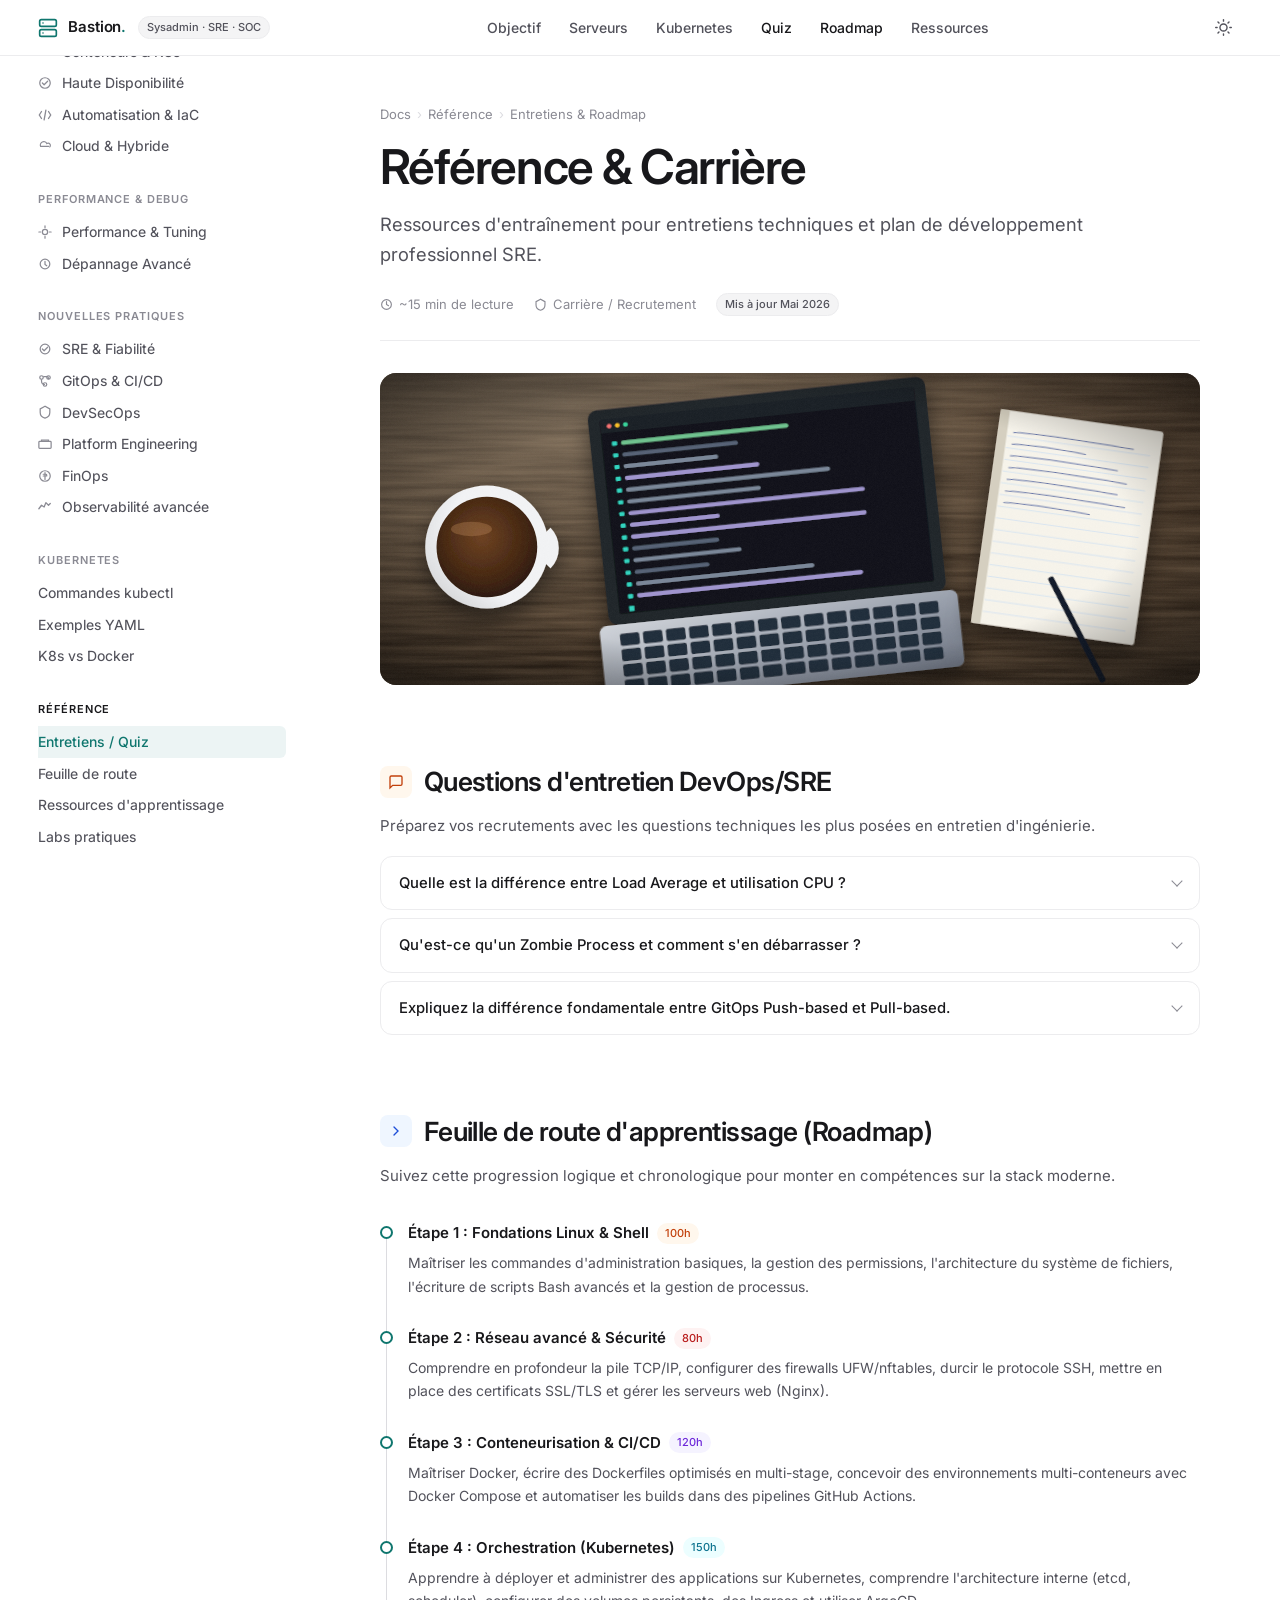
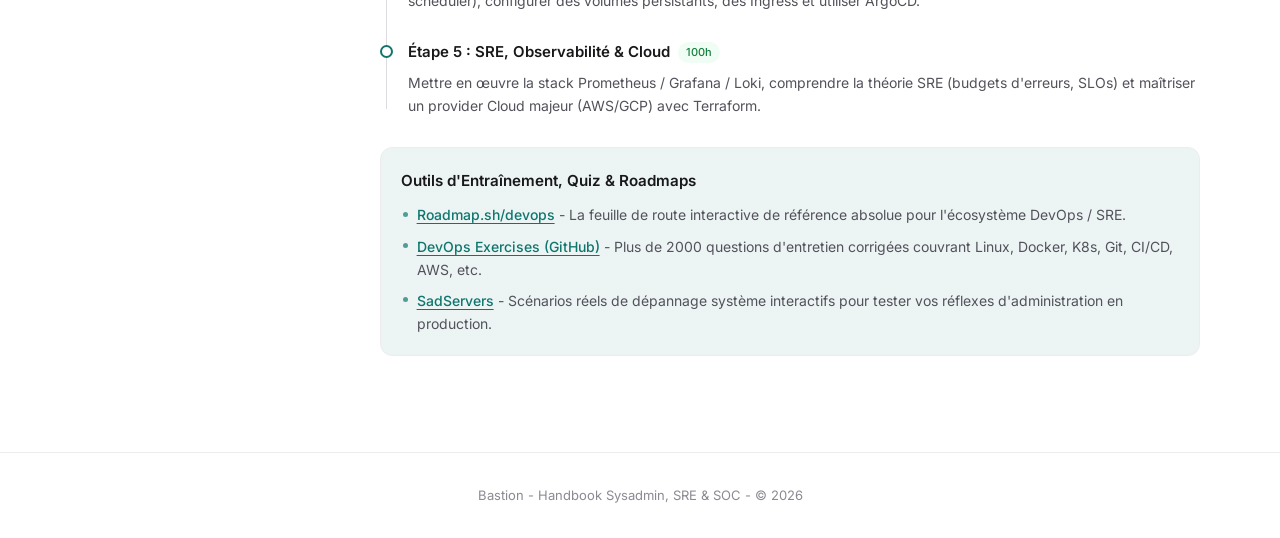
<file: reference.html>
<!DOCTYPE html>
<html lang="fr">

<head>
  <meta charset="UTF-8">
  <meta name="viewport" content="width=device-width, initial-scale=1.0, viewport-fit=cover">
  <title>Référence &amp; Roadmap - Bastion</title>
  <meta name="description" content="Guide de référence et roadmap DevOps / SRE : questions d'entretien techniques avec réponses, et feuille de route d'apprentissage pas à pas.">
  <link class="variables" rel="stylesheet" href="css/main.css">
  <meta name="theme-color" content="#ffffff" media="(prefers-color-scheme: light)">
  <meta name="theme-color" content="#0c0c0e" media="(prefers-color-scheme: dark)">
  <script>try{var t=localStorage.getItem('theme')||(matchMedia('(prefers-color-scheme: dark)').matches?'dark':'light');document.documentElement.setAttribute('data-theme',t)}catch(e){}</script>
  <script src="js/script.js" defer></script>
</head>

<body>

  <div id="progress-bar"></div>

  <header>
    <div class="header-left">
      <button id="menu-toggle" aria-label="Menu">
        <svg width="20" height="20" viewBox="0 0 24 24" fill="none" stroke="currentColor" stroke-width="2"
          stroke-linecap="round" stroke-linejoin="round">
          <line x1="3" y1="12" x2="21" y2="12" />
          <line x1="3" y1="6" x2="21" y2="6" />
          <line x1="3" y1="18" x2="21" y2="18" />
        </svg>
      </button>
      <a href="index.html" class="header-logo">
        <svg width="20" height="20" viewBox="0 0 24 24" fill="none" stroke="currentColor" stroke-width="2" stroke-linecap="round" stroke-linejoin="round" style="color: var(--primary) !important;">
          <rect x="2" y="2" width="20" height="8" rx="2" ry="2"/>
          <rect x="2" y="14" width="20" height="8" rx="2" ry="2"/>
          <line x1="6" y1="6" x2="6.01" y2="6"/>
          <line x1="6" y1="18" x2="6.01" y2="18"/>
        </svg>
        <span class="header-logo-text">Bastion<span>.</span></span>
      </a>
      <span class="badge">Sysadmin · SRE · SOC</span>
    </div>

    <ul class="header-nav">
      <li><a href="index.html#purpose">Objectif</a></li>
      <li><a href="index.html#server-types">Serveurs</a></li>
      <li><a href="kubernetes.html#cmds">Kubernetes</a></li>
      <li><a href="reference.html#interview" class="active">Quiz</a></li>
      <li><a href="reference.html#roadmap">Roadmap</a></li>
      <li><a href="ressources.html">Ressources</a></li>
    </ul>

    <div class="header-right">
      <button id="theme-toggle" aria-label="Toggle Theme" title="Changer le thème">
        <svg class="sun-icon" width="18" height="18" viewBox="0 0 24 24" fill="none" stroke="currentColor" stroke-width="2" stroke-linecap="round" stroke-linejoin="round"><circle cx="12" cy="12" r="5"/><line x1="12" y1="1" x2="12" y2="3"/><line x1="12" y1="21" x2="12" y2="23"/><line x1="4.22" y1="4.22" x2="5.64" y2="5.64"/><line x1="18.36" y1="18.36" x2="19.78" y2="19.78"/><line x1="1" y1="12" x2="3" y2="12"/><line x1="21" y1="12" x2="23" y2="12"/><line x1="4.22" y1="19.78" x2="5.64" y2="18.36"/><line x1="18.36" y1="5.64" x2="19.78" y2="4.22"/></svg>
        <svg class="moon-icon" width="18" height="18" viewBox="0 0 24 24" fill="none" stroke="currentColor" stroke-width="2" stroke-linecap="round" stroke-linejoin="round"><path d="M21 12.79A9 9 0 1 1 11.21 3 7 7 0 0 0 21 12.79z"/></svg>
      </button>
    </div>
  </header>

  <div class="layout">

    <!-- ══ SIDEBAR GAUCHE ══ -->
    <aside>
      <div class="toc-group">
        <span class="toc-label">Introduction</span>
        <ul>
          <li><a href="index.html#purpose">
              <svg width="12" height="12" viewBox="0 0 16 16" fill="none" stroke="currentColor" stroke-width="1.5">
                <circle cx="8" cy="8" r="6" />
                <path d="M8 5v4M8 11v.5" stroke-linecap="round" />
              </svg>
              Objectif général</a></li>
          <li><a href="index.html#server-types">
              <svg width="12" height="12" viewBox="0 0 16 16" fill="none" stroke="currentColor" stroke-width="1.4">
                <rect x="1.5" y="3" width="13" height="3.5" rx="1" />
                <rect x="1.5" y="8" width="13" height="3.5" rx="1" />
                <circle cx="12" cy="4.8" r="0.9" fill="currentColor" />
                <circle cx="12" cy="9.8" r="0.9" fill="currentColor" />
              </svg>
              Types de serveurs</a></li>
        </ul>
      </div>
      <div class="toc-group">
        <span class="toc-label">Revue Pratique</span>
        <ul>
          <li><a href="diagnostic.html#obj1">
              <svg width="12" height="12" viewBox="0 0 16 16" fill="none" stroke="currentColor" stroke-width="1.4">
                <rect x="2" y="2" width="12" height="12" rx="1.5" />
                <path d="M5 8h6M5 5.5h4M5 10.5h5" stroke-linecap="round" />
              </svg>
              1. Caractériser le serveur</a></li>
          <li><a href="diagnostic.html#obj2">
              <svg width="12" height="12" viewBox="0 0 16 16" fill="none" stroke="currentColor" stroke-width="1.4">
                <path d="M2 12l3-4 3 3 2-4 3 4" stroke-linecap="round" stroke-linejoin="round" />
              </svg>
              2. Ressources matérielles</a></li>
          <li><a href="diagnostic.html#obj3">
              <svg width="12" height="12" viewBox="0 0 16 16" fill="none" stroke="currentColor" stroke-width="1.3">
                <circle cx="4" cy="8" r="2.2" />
                <circle cx="12" cy="4" r="2.2" />
                <circle cx="12" cy="12" r="2.2" />
                <path d="M6 7L10 5M6 9L10 11" />
              </svg>
              3. Explorer les apps</a></li>
          <li><a href="diagnostic.html#obj4">
              <svg width="12" height="12" viewBox="0 0 16 16" fill="none" stroke="currentColor" stroke-width="1.4">
                <path d="M2 3h12v10H2z" />
                <path d="M5 6h6M5 9h4" stroke-linecap="round" />
              </svg>
              4. Analyser les logs</a></li>
        </ul>
      </div>
      <div class="toc-group">
        <span class="toc-label">Administration Avancée</span>
        <ul>
          <li><a href="admin.html#sec">
              <svg width="12" height="12" viewBox="0 0 16 16" fill="none" stroke="currentColor" stroke-width="1.4">
                <path d="M8 1.5L2.5 4.5v4c0 3 2.2 5.6 5.5 6.5 3.3-.9 5.5-3.5 5.5-6.5v-4L8 1.5z" />
              </svg>
              Sécurité &amp; Hardening</a></li>
          <li><a href="admin.html#pkg">
              <svg width="12" height="12" viewBox="0 0 16 16" fill="none" stroke="currentColor" stroke-width="1.4">
                <path d="M8 1.5l5.5 3v7l-5.5 3-5.5-3v-7l5.5-3z" />
                <path d="M8 1.5v13M2.5 4.5L8 8l5.5-3.5" />
              </svg>
              Packages &amp; Dépendances</a></li>
          <li><a href="admin.html#systemd">
              <svg width="12" height="12" viewBox="0 0 16 16" fill="none" stroke="currentColor" stroke-width="1.4">
                <circle cx="8" cy="8" r="5.5" />
                <path d="M8 4.5V8l2.5 1.5" stroke-linecap="round" />
              </svg>
              Systemd Avancé</a></li>
          <li><a href="admin.html#net">
              <svg width="12" height="12" viewBox="0 0 16 16" fill="none" stroke="currentColor" stroke-width="1.3">
                <circle cx="8" cy="8" r="1.8" fill="currentColor" />
                <circle cx="2" cy="3" r="1.5" fill="currentColor" />
                <circle cx="14" cy="3" r="1.5" fill="currentColor" />
                <circle cx="2" cy="13" r="1.5" fill="currentColor" />
                <circle cx="14" cy="13" r="1.5" fill="currentColor" />
                <path d="M3.4 4.2L6 6.5M12.6 4.2L10 6.5M3.4 11.8L6 9.5M12.6 11.8L10 9.5" />
              </svg>
              Réseau Avancé</a></li>
          <li><a href="admin.html#storage">
              <svg width="12" height="12" viewBox="0 0 16 16" fill="none" stroke="currentColor" stroke-width="1.4">
                <rect x="1.5" y="3" width="13" height="3.5" rx="1" />
                <rect x="1.5" y="8" width="13" height="3.5" rx="1" />
                <circle cx="12" cy="4.8" r="0.9" fill="currentColor" />
                <circle cx="12" cy="9.8" r="0.9" fill="currentColor" />
              </svg>
              Stockage &amp; FS</a></li>
          <li><a href="admin.html#monitoring">
              <svg width="12" height="12" viewBox="0 0 16 16" fill="none" stroke="currentColor" stroke-width="1.5">
                <path d="M1 10l3-4 3 2 2-5 3 3 2-2" stroke-linecap="round" stroke-linejoin="round" />
              </svg>
              Monitoring</a></li>
        </ul>
      </div>
      <div class="toc-group">
        <span class="toc-label">Maintenance &amp; Gestion</span>
        <ul>
          <li><a href="maintenance.html#maintenance">
              <svg width="12" height="12" viewBox="0 0 16 16" fill="none" stroke="currentColor" stroke-width="1.4">
                <circle cx="8" cy="8" r="2" />
                <path d="M8 1v2M8 13v2M1 8h2M13 8h2M3.2 3.2l1.4 1.4M11.4 11.4l1.4 1.4" stroke-linecap="round" />
              </svg>
              Maintenance planifiée</a></li>
          <li><a href="maintenance.html#gestion">
              <svg width="12" height="12" viewBox="0 0 16 16" fill="none" stroke="currentColor" stroke-width="1.4">
                <rect x="2" y="2" width="12" height="12" rx="1" />
                <path d="M5 6h6M5 9h4" stroke-linecap="round" />
              </svg>
              Gestion technique</a></li>
          <li><a href="maintenance.html#backup">
              <svg width="12" height="12" viewBox="0 0 16 16" fill="none" stroke="currentColor" stroke-width="1.4">
                <path d="M3 8a5 5 0 109.9-1H11" />
                <path d="M11 4l1 3-3 .5" stroke-linecap="round" />
              </svg>
              Sauvegarde &amp; PRA/PCA</a></li>
        </ul>
      </div>
      <div class="toc-group">
        <span class="toc-label">Architecture &amp; Cloud</span>
        <ul>
          <li><a href="architecture.html#containers">
              <svg width="12" height="12" viewBox="0 0 16 16" fill="none" stroke="currentColor" stroke-width="1.4">
                <rect x="1" y="5" width="14" height="8" rx="1" />
                <path d="M4 5V3.5h8V5" />
                <path d="M5 9h2M9 9h2" stroke-linecap="round" />
              </svg>
              Conteneurs &amp; K8s</a></li>
          <li><a href="architecture.html#ha">
              <svg width="12" height="12" viewBox="0 0 16 16" fill="none" stroke="currentColor" stroke-width="1.4">
                <circle cx="8" cy="8" r="6" />
                <path d="M5 8l2 2 4-4" stroke-linecap="round" stroke-linejoin="round" />
              </svg>
              Haute Disponibilité</a></li>
          <li><a href="architecture.html#iac">
              <svg width="12" height="12" viewBox="0 0 16 16" fill="none" stroke="currentColor" stroke-width="1.5">
                <path d="M4 4L1.5 8 4 12M12 4l2.5 4-2.5 4M9 2.5l-2 11" stroke-linecap="round" />
              </svg>
              Automatisation &amp; IaC</a></li>
          <li><a href="architecture.html#cloud">
              <svg width="12" height="12" viewBox="0 0 16 16" fill="none" stroke="currentColor" stroke-width="1.3">
                <path d="M13 9.5a2.5 2.5 0 10-3-4.3A3 3 0 003 8.5h9.5" />
              </svg>
              Cloud &amp; Hybride</a></li>
        </ul>
      </div>
      <div class="toc-group">
        <span class="toc-label">Performance &amp; Debug</span>
        <ul>
          <li><a href="performance.html#perf">
              <svg width="12" height="12" viewBox="0 0 16 16" fill="none" stroke="currentColor" stroke-width="1.4">
                <circle cx="8" cy="8" r="3" />
                <path d="M8 1v2M8 13v2M1 8h2M13 8h2" stroke-linecap="round" />
              </svg>
              Performance &amp; Tuning</a></li>
          <li><a href="performance.html#debug">
              <svg width="12" height="12" viewBox="0 0 16 16" fill="none" stroke="currentColor" stroke-width="1.4">
                <circle cx="8" cy="8" r="5.5" />
                <path d="M8 5v3.5l2 1.5" stroke-linecap="round" />
              </svg>
              Dépannage Avancé</a></li>
        </ul>
      </div>
      <div class="toc-group">
        <span class="toc-label">Nouvelles Pratiques</span>
        <ul>
          <li><a href="pratiques.html#sre">
              <svg width="12" height="12" viewBox="0 0 16 16" fill="none" stroke="currentColor" stroke-width="1.4">
                <circle cx="8" cy="8" r="5.5" />
                <path d="M5 8l2 2 4-4" stroke-linecap="round" stroke-linejoin="round" />
              </svg>
              SRE &amp; Fiabilité</a></li>
          <li><a href="pratiques.html#gitops">
              <svg width="12" height="12" viewBox="0 0 16 16" fill="none" stroke="currentColor" stroke-width="1.4">
                <circle cx="4" cy="4" r="2" />
                <circle cx="12" cy="4" r="2" />
                <circle cx="8" cy="12" r="2" />
                <path d="M4 6v2a4 4 0 004 4M12 6v-1a2 2 0 00-2-2H6" />
              </svg>
              GitOps &amp; CI/CD</a></li>
          <li><a href="pratiques.html#devsecops">
              <svg width="12" height="12" viewBox="0 0 16 16" fill="none" stroke="currentColor" stroke-width="1.4">
                <path d="M8 1.5L2.5 4.5v4c0 3 2.2 5.6 5.5 6.5 3.3-.9 5.5-3.5 5.5-6.5v-4L8 1.5z" />
              </svg>
              DevSecOps</a></li>
          <li><a href="pratiques.html#platform">
              <svg width="12" height="12" viewBox="0 0 16 16" fill="none" stroke="currentColor" stroke-width="1.4">
                <rect x="1" y="5" width="14" height="8" rx="1" />
                <path d="M4 5V3.5h8V5" />
              </svg>
              Platform Engineering</a></li>
          <li><a href="pratiques.html#finops">
              <svg width="12" height="12" viewBox="0 0 16 16" fill="none" stroke="currentColor" stroke-width="1.4">
                <circle cx="8" cy="8" r="6" />
                <path d="M8 4v8M6 6h3a1 1 0 010 2H6M6 8h4" stroke-linecap="round" />
              </svg>
              FinOps</a></li>
          <li><a href="pratiques.html#observability">
              <svg width="12" height="12" viewBox="0 0 16 16" fill="none" stroke="currentColor" stroke-width="1.5">
                <path d="M1 10l3-4 3 2 2-5 3 3 2-2" stroke-linecap="round" stroke-linejoin="round" />
              </svg>
              Observabilité avancée</a></li>
        </ul>
      </div>
      <div class="toc-group">
        <span class="toc-label">Kubernetes</span>
        <ul>
          <li><a href="kubernetes.html#cmds">Commandes kubectl</a></li>
          <li><a href="kubernetes.html#yaml">Exemples YAML</a></li>
          <li><a href="kubernetes.html#vs">K8s vs Docker</a></li>
        </ul>
      </div>
      <div class="toc-group">
        <span class="toc-label">Référence</span>
        <ul>
          <li><a href="reference.html#interview">Entretiens / Quiz</a></li>
          <li><a href="reference.html#roadmap">Feuille de route</a></li>
          <li><a href="ressources.html#linux">Ressources d'apprentissage</a></li>
          <li><a href="ressources.html#labs">Labs pratiques</a></li>
        </ul>
      </div>
    </aside>

    <!-- ══ MAIN CONTENT ══ -->
    <main>

      <div class="breadcrumb">Docs <span>›</span> Référence <span>›</span> Entretiens &amp; Roadmap</div>
      <h1 class="display-mega">Référence &amp; Carrière</h1>
      <p class="subtitle" style="font-size: 18px; margin-bottom: 24px;">
        Ressources d'entraînement pour entretiens techniques et plan de développement professionnel SRE.
      </p>

      <div class="page-meta" style="margin-bottom: 40px;">
        <span class="page-meta-item">
          <svg width="13" height="13" viewBox="0 0 16 16" fill="none" stroke="currentColor" stroke-width="1.4">
            <circle cx="8" cy="8" r="6" />
            <path d="M8 4.5V8l2.5 1.5" stroke-linecap="round" />
          </svg>
          ~15 min de lecture
        </span>
        <span class="page-meta-item">
          <svg width="13" height="13" viewBox="0 0 16 16" fill="none" stroke="currentColor" stroke-width="1.4">
            <path d="M8 1.5L2.5 4.5v4c0 3 2.2 5.6 5.5 6.5 3.3-.9 5.5-3.5 5.5-6.5v-4z" />
          </svg>
          Carrière / Recrutement
        </span>
        <span class="page-meta-item"><span class="badge">Mis à jour Mai 2026</span></span>
      </div>

      <div class="page-banner-container">
        <img src="img/reference_hero.svg" alt="Référence &amp; Carrière" class="page-banner">
      </div>

      <!-- ══════════ SECTION: QUESTIONS D'ENTRETIEN ══════════ -->
      <section id="interview">
        <div class="section-header">
          <div class="section-icon orange">
            <svg width="18" height="18" viewBox="0 0 24 24" fill="none" stroke="white" stroke-width="2"
              stroke-linecap="round">
              <path d="M21 15a2 2 0 01-2 2H7l-4 4V5a2 2 0 012-2h14a2 2 0 012 2z" />
            </svg>
          </div>
          <h2>Questions d'entretien DevOps/SRE</h2>
        </div>
        <p>Préparez vos recrutements avec les questions techniques les plus posées en entretien d'ingénierie.</p>

        <div class="accordion">
          <details>
            <summary>Quelle est la différence entre Load Average et utilisation CPU ?</summary>
            <div class="accordion-content">
              Le <strong>Load Average</strong> mesure le nombre de processus en attente d'exécution ou bloqués par des
              E/S (disques ou réseau) dans la file d'attente du noyau (R + D state). L'<strong>utilisation CPU</strong>,
              quant à elle, représente la proportion de temps pendant laquelle le processeur exécute du code actif. Un
              système peut avoir un Load Average très élevé (ex: 20 sur un CPU à 4 cœurs) avec une utilisation CPU à
              10% si le système est bloqué par des accès disques saturés.
            </div>
          </details>

          <details>
            <summary>Qu'est-ce qu'un Zombie Process et comment s'en débarrasser ?</summary>
            <div class="accordion-content">
              Un processus zombie est un processus dont l'exécution est terminée, mais qui possède toujours une entrée
              dans la table des processus du noyau car son processus parent n'a pas encore lu son statut de sortie
              (via l'appel système <code>wait()</code> ou <code>waitpid()</code>). Les zombies ne consomment pas de
              ressources (CPU ou RAM), seulement un PID. Pour s'en débarrasser, on doit envoyer le signal `SIGCHLD` au
              parent, le tuer (le zombie sera adopté par `init`/PID 1 qui le nettoiera), ou redémarrer le service
              parent.
            </div>
          </details>

          <details>
            <summary>Expliquez la différence fondamentale entre GitOps Push-based et Pull-based.</summary>
            <div class="accordion-content">
              Dans le modèle <strong>Push-based</strong> (ex: GitLab CI), un orchestrateur externe pousse directement
              les modifications sur le cluster (via kubectl apply) lors d'un commit. Dans le modèle <strong>Pull-based</strong>
              (ex: ArgoCD, Flux), un agent interne au cluster surveille le dépôt Git et réconcilie l'état du cluster
              si un écart est détecté. Le modèle Pull-based est plus sécurisé car il n'expose aucune clé d'accès
              admin du cluster vers l'extérieur.
            </div>
          </details>
        </div>
      </section>

      <!-- ══════════ SECTION: ROADMAP ══════════ -->
      <section id="roadmap">
        <div class="section-header">
          <div class="section-icon blue">
            <svg width="18" height="18" viewBox="0 0 24 24" fill="none" stroke="white" stroke-width="2"
              stroke-linecap="round">
              <path d="M9 18l6-6-6-6" />
            </svg>
          </div>
          <h2>Feuille de route d'apprentissage (Roadmap)</h2>
        </div>
        <p>Suivez cette progression logique et chronologique pour monter en compétences sur la stack moderne.</p>

        <!-- ── Timeline Widget ── -->
        <div class="timeline" style="margin-top: 32px;">
          <div class="timeline-item">
            <div class="timeline-marker"></div>
            <div class="timeline-content">
              <div class="timeline-title">Étape 1 : Fondations Linux &amp; Shell <span class="tag tag-orange">100h</span></div>
              <div class="timeline-body">
                Maîtriser les commandes d'administration basiques, la gestion des permissions, l'architecture du système de fichiers, l'écriture de scripts Bash avancés et la gestion de processus.
              </div>
            </div>
          </div>

          <div class="timeline-item">
            <div class="timeline-marker"></div>
            <div class="timeline-content">
              <div class="timeline-title">Étape 2 : Réseau avancé &amp; Sécurité <span class="tag tag-red">80h</span></div>
              <div class="timeline-body">
                Comprendre en profondeur la pile TCP/IP, configurer des firewalls UFW/nftables, durcir le protocole SSH, mettre en place des certificats SSL/TLS et gérer les serveurs web (Nginx).
              </div>
            </div>
          </div>

          <div class="timeline-item">
            <div class="timeline-marker"></div>
            <div class="timeline-content">
              <div class="timeline-title">Étape 3 : Conteneurisation &amp; CI/CD <span class="tag tag-purple">120h</span></div>
              <div class="timeline-body">
                Maîtriser Docker, écrire des Dockerfiles optimisés en multi-stage, concevoir des environnements multi-conteneurs avec Docker Compose et automatiser les builds dans des pipelines GitHub Actions.
              </div>
            </div>
          </div>

          <div class="timeline-item">
            <div class="timeline-marker"></div>
            <div class="timeline-content">
              <div class="timeline-title">Étape 4 : Orchestration (Kubernetes) <span class="tag tag-cyan">150h</span></div>
              <div class="timeline-body">
                Apprendre à déployer et administrer des applications sur Kubernetes, comprendre l'architecture interne (etcd, scheduler), configurer des volumes persistants, des Ingress et utiliser ArgoCD.
              </div>
            </div>
          </div>

          <div class="timeline-item">
            <div class="timeline-marker"></div>
            <div class="timeline-content">
              <div class="timeline-title">Étape 5 : SRE, Observabilité &amp; Cloud <span class="tag tag-green">100h</span></div>
              <div class="timeline-body">
                Mettre en œuvre la stack Prometheus / Grafana / Loki, comprendre la théorie SRE (budgets d'erreurs, SLOs) et maîtriser un provider Cloud majeur (AWS/GCP) avec Terraform.
              </div>
            </div>
          </div>
        </div>

        <div class="card" style="margin-top: 30px; border-left: 3px solid var(--primary);">
          <h4>Outils d'Entraînement, Quiz &amp; Roadmaps</h4>
          <ul style="margin-left: 20px; margin-top: 10px; list-style-type: square;">
            <li style="margin-bottom: 8px;"><a href="https://roadmap.sh/devops" target="_blank" style="color: var(--primary); font-weight: 500; text-decoration: underline;">Roadmap.sh/devops</a> - La feuille de route interactive de référence absolue pour l'écosystème DevOps / SRE.</li>
            <li style="margin-bottom: 8px;"><a href="https://github.com/bregman-arie/devops-exercises" target="_blank" style="color: var(--primary); font-weight: 500; text-decoration: underline;">DevOps Exercises (GitHub)</a> - Plus de 2000 questions d'entretien corrigées couvrant Linux, Docker, K8s, Git, CI/CD, AWS, etc.</li>
            <li style="margin-bottom: 8px;"><a href="https://sadservers.com/" target="_blank" style="color: var(--primary); font-weight: 500; text-decoration: underline;">SadServers</a> - Scénarios réels de dépannage système interactifs pour tester vos réflexes d'administration en production.</li>
          </ul>
        </div>
      </section>

    </main>

  </div><!-- /.layout -->

  <footer>
    Bastion - Handbook Sysadmin, SRE &amp; SOC - © 2026
  </footer>

  <button id="back-to-top" title="Retour en haut">
    <svg width="20" height="20" viewBox="0 0 24 24" fill="none" stroke="currentColor" stroke-width="2.5"
      stroke-linecap="round" stroke-linejoin="round">
      <path d="M18 15l-6-6-6 6" />
    </svg>
  </button>

</body>

</html>
</file>
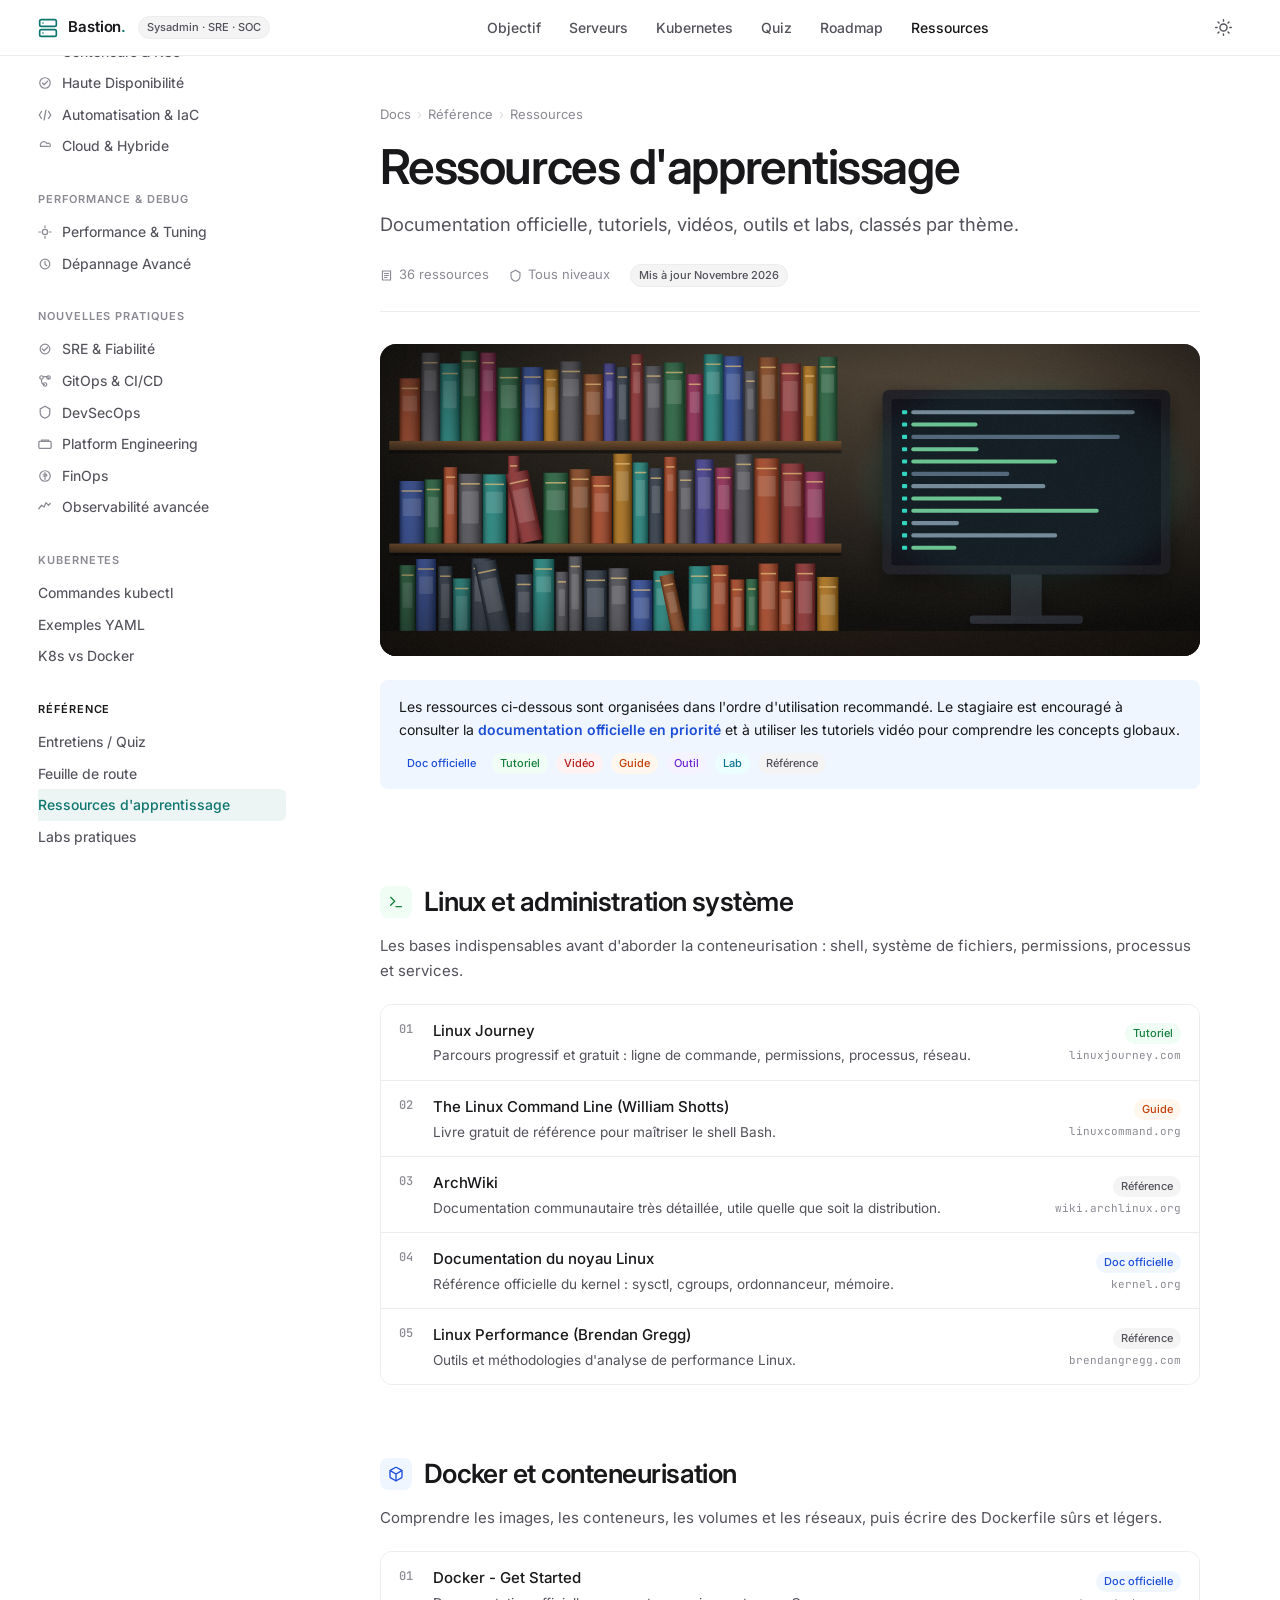
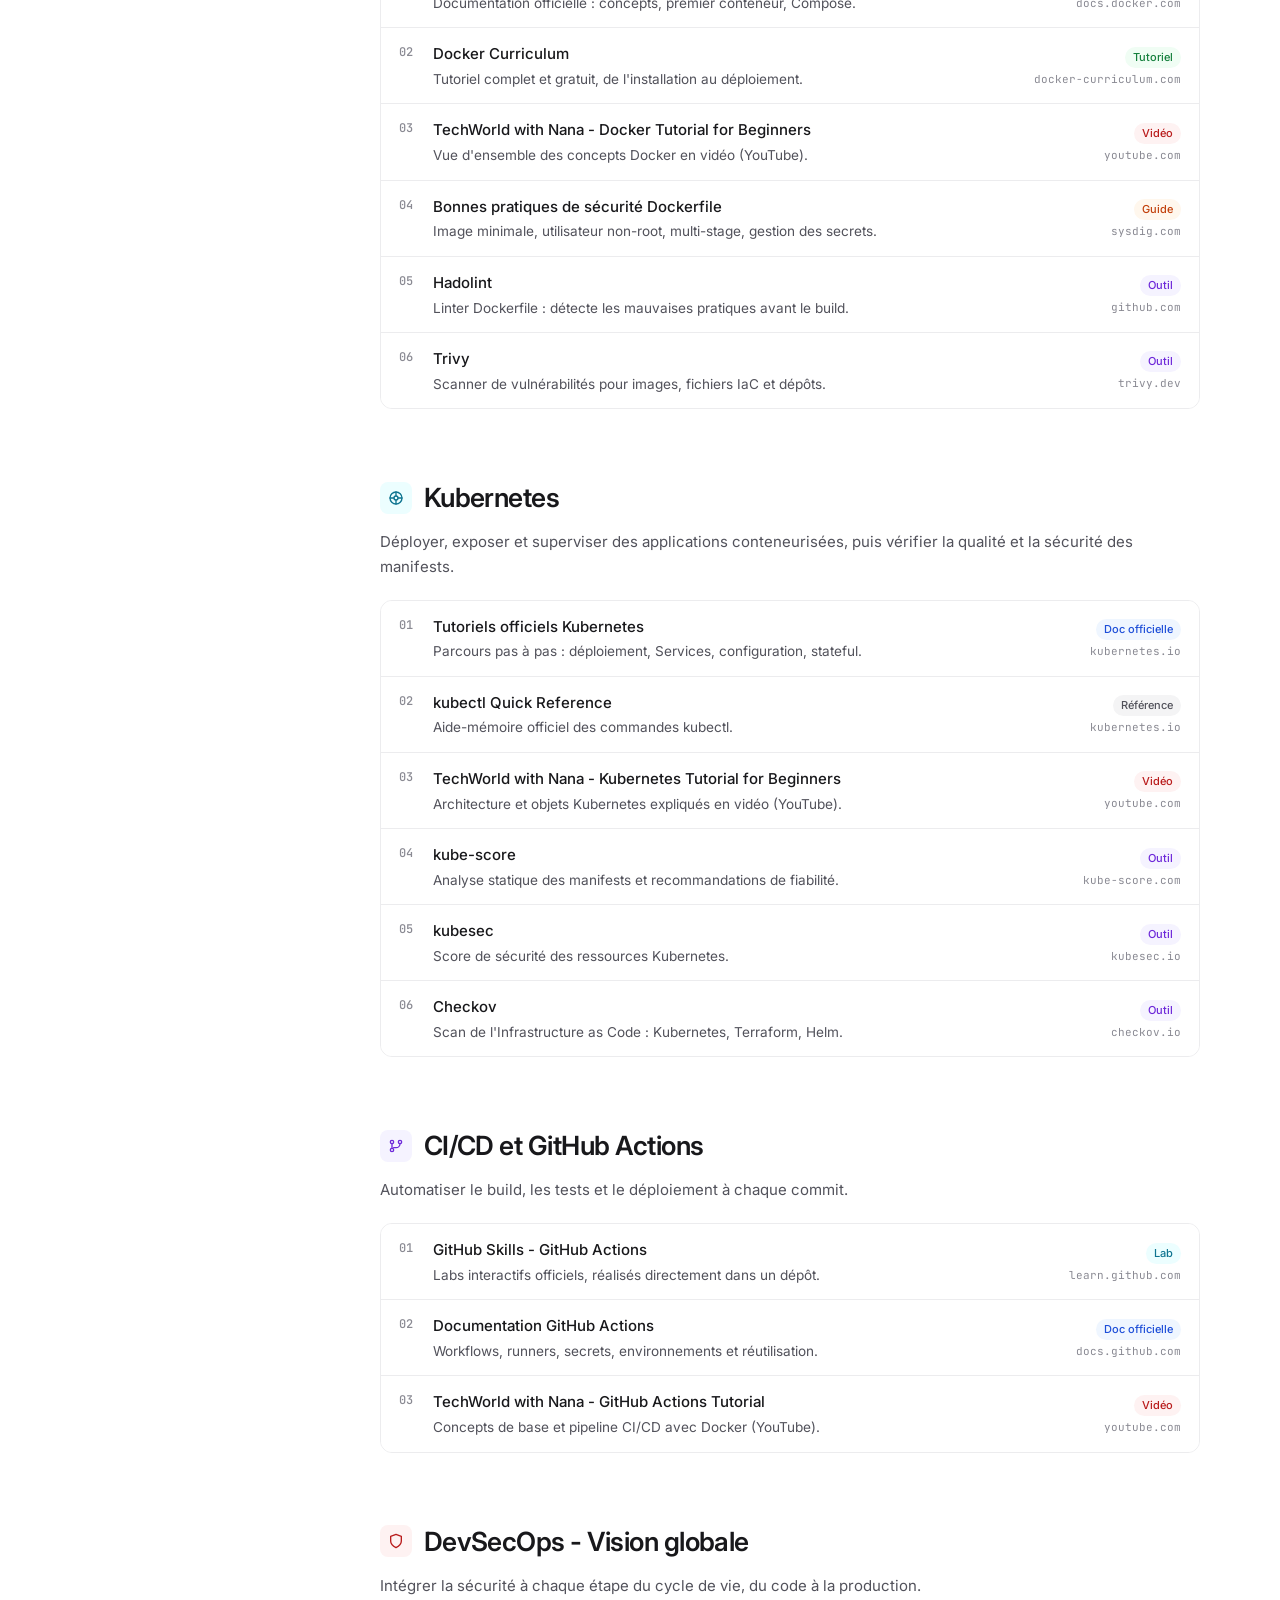
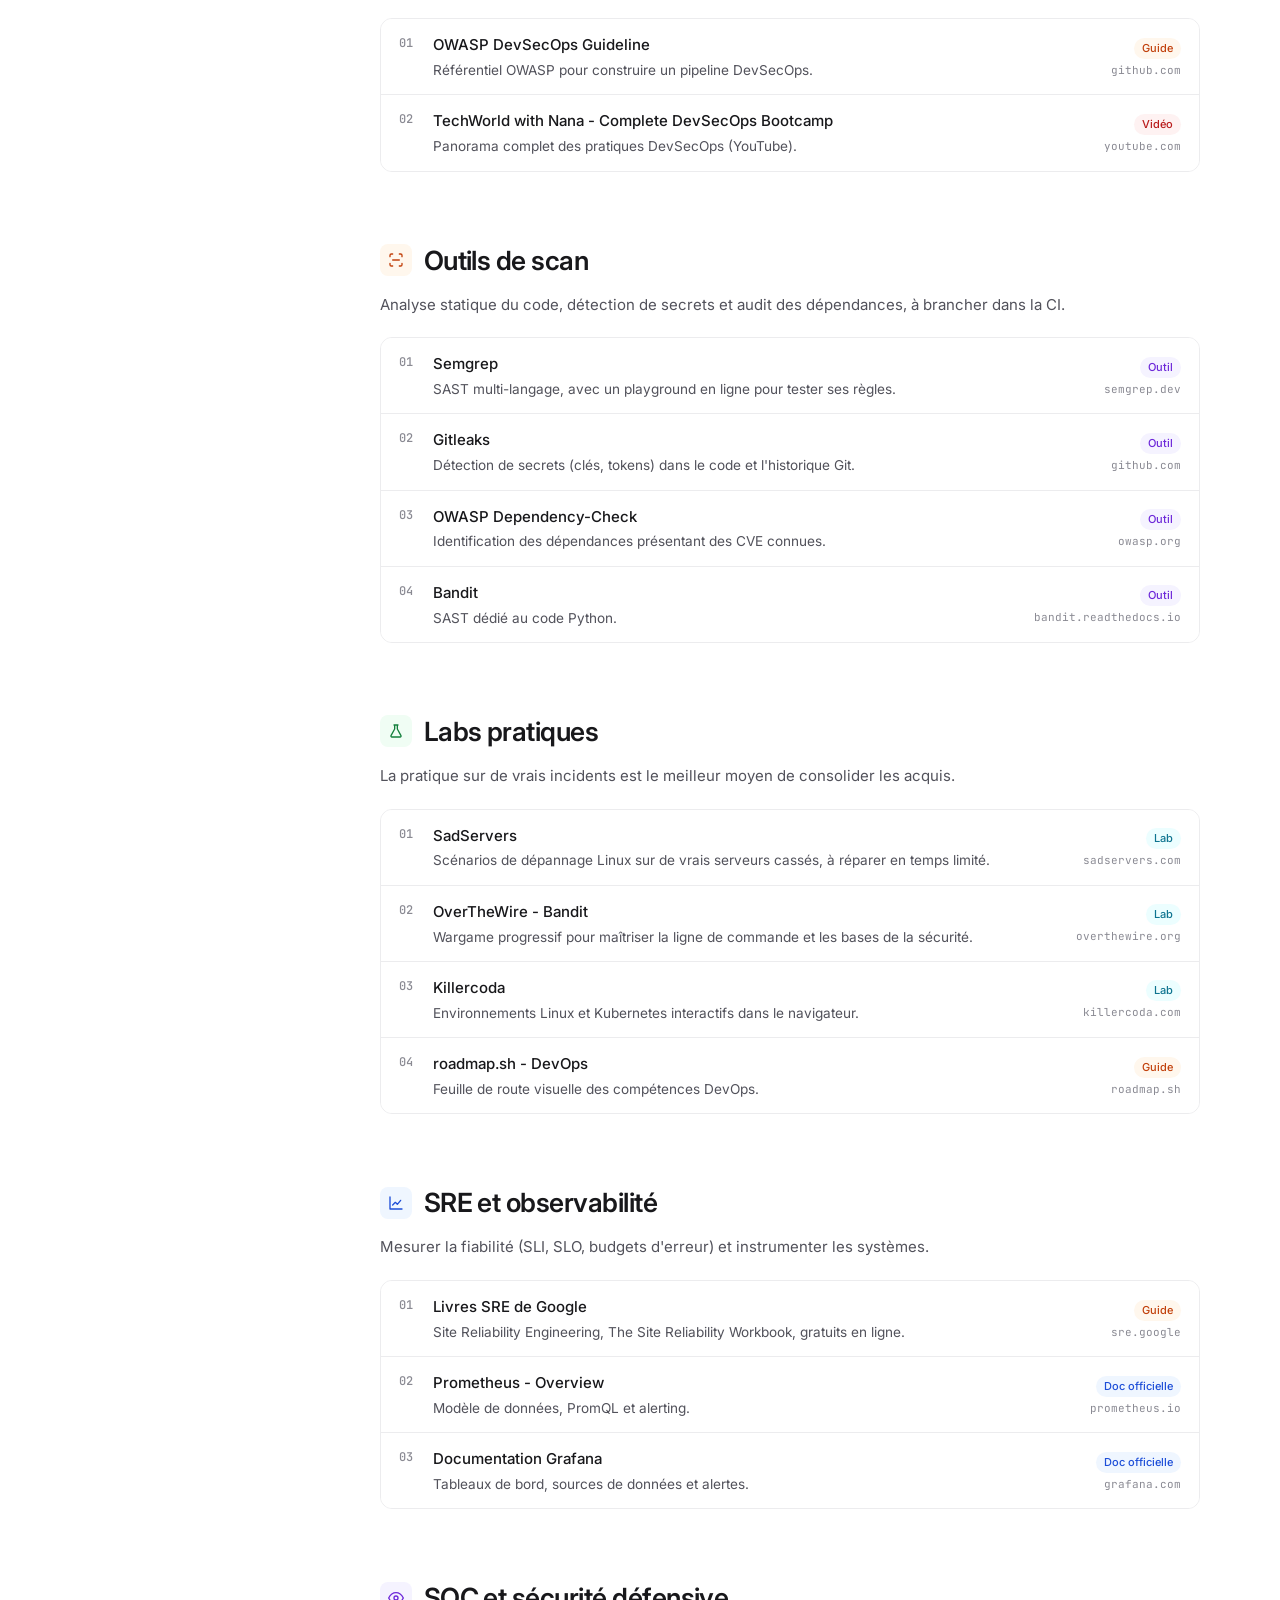
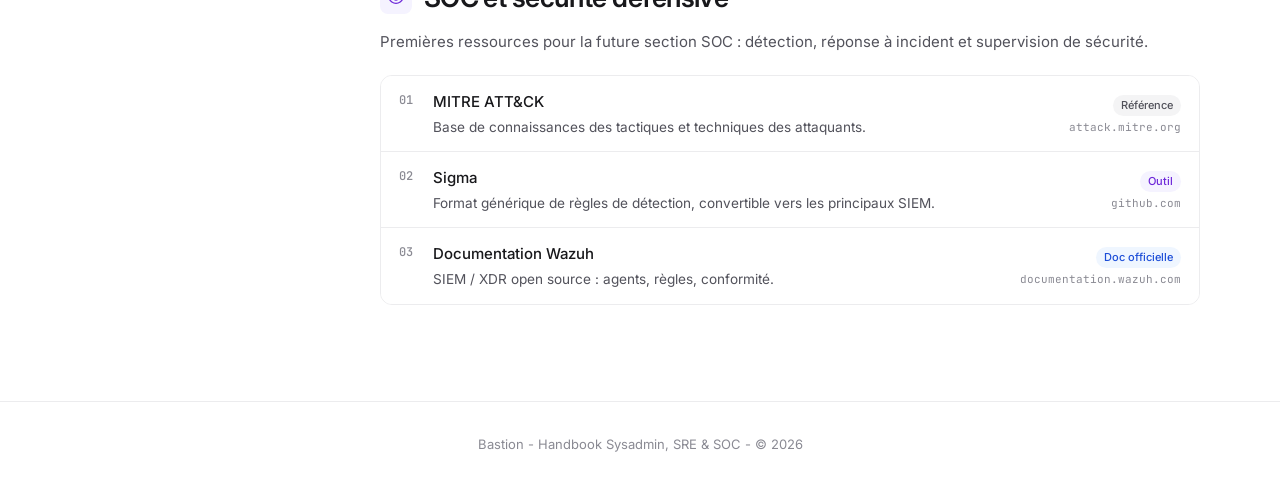
<file: ressources.html>
<!DOCTYPE html>
<html lang="fr">

<head>
  <meta charset="UTF-8">
  <meta name="viewport" content="width=device-width, initial-scale=1.0, viewport-fit=cover">
  <title>Ressources d'apprentissage - Bastion</title>
  <meta name="description" content="Ressources d'apprentissage classées : Linux, Docker, Kubernetes, CI/CD, DevSecOps, outils de scan, labs pratiques et SOC.">
  <link class="variables" rel="stylesheet" href="css/main.css">
  <meta name="theme-color" content="#ffffff" media="(prefers-color-scheme: light)">
  <meta name="theme-color" content="#0c0c0e" media="(prefers-color-scheme: dark)">
  <script>try{var t=localStorage.getItem('theme')||(matchMedia('(prefers-color-scheme: dark)').matches?'dark':'light');document.documentElement.setAttribute('data-theme',t)}catch(e){}</script>
  <script src="js/script.js" defer></script>
</head>

<body>

  <div id="progress-bar"></div>

  <header>
    <div class="header-left">
      <button id="menu-toggle" aria-label="Menu">
        <svg width="20" height="20" viewBox="0 0 24 24" fill="none" stroke="currentColor" stroke-width="2"
          stroke-linecap="round" stroke-linejoin="round">
          <line x1="3" y1="12" x2="21" y2="12" />
          <line x1="3" y1="6" x2="21" y2="6" />
          <line x1="3" y1="18" x2="21" y2="18" />
        </svg>
      </button>
      <a href="index.html" class="header-logo">
        <svg width="20" height="20" viewBox="0 0 24 24" fill="none" stroke="currentColor" stroke-width="2" stroke-linecap="round" stroke-linejoin="round" style="color: var(--primary) !important;">
          <rect x="2" y="2" width="20" height="8" rx="2" ry="2"/>
          <rect x="2" y="14" width="20" height="8" rx="2" ry="2"/>
          <line x1="6" y1="6" x2="6.01" y2="6"/>
          <line x1="6" y1="18" x2="6.01" y2="18"/>
        </svg>
        <span class="header-logo-text">Bastion<span>.</span></span>
      </a>
      <span class="badge">Sysadmin · SRE · SOC</span>
    </div>

    <ul class="header-nav">
      <li><a href="index.html#purpose">Objectif</a></li>
      <li><a href="index.html#server-types">Serveurs</a></li>
      <li><a href="kubernetes.html#cmds">Kubernetes</a></li>
      <li><a href="reference.html#interview" class="active">Quiz</a></li>
      <li><a href="reference.html#roadmap">Roadmap</a></li>
      <li><a href="ressources.html">Ressources</a></li>
    </ul>

    <div class="header-right">
      <button id="theme-toggle" aria-label="Toggle Theme" title="Changer le thème">
        <svg class="sun-icon" width="18" height="18" viewBox="0 0 24 24" fill="none" stroke="currentColor" stroke-width="2" stroke-linecap="round" stroke-linejoin="round"><circle cx="12" cy="12" r="5"/><line x1="12" y1="1" x2="12" y2="3"/><line x1="12" y1="21" x2="12" y2="23"/><line x1="4.22" y1="4.22" x2="5.64" y2="5.64"/><line x1="18.36" y1="18.36" x2="19.78" y2="19.78"/><line x1="1" y1="12" x2="3" y2="12"/><line x1="21" y1="12" x2="23" y2="12"/><line x1="4.22" y1="19.78" x2="5.64" y2="18.36"/><line x1="18.36" y1="5.64" x2="19.78" y2="4.22"/></svg>
        <svg class="moon-icon" width="18" height="18" viewBox="0 0 24 24" fill="none" stroke="currentColor" stroke-width="2" stroke-linecap="round" stroke-linejoin="round"><path d="M21 12.79A9 9 0 1 1 11.21 3 7 7 0 0 0 21 12.79z"/></svg>
      </button>
    </div>
  </header>

  <div class="layout">

    <!-- ══ SIDEBAR GAUCHE ══ -->
    <aside>
      <div class="toc-group">
        <span class="toc-label">Introduction</span>
        <ul>
          <li><a href="index.html#purpose">
              <svg width="12" height="12" viewBox="0 0 16 16" fill="none" stroke="currentColor" stroke-width="1.5">
                <circle cx="8" cy="8" r="6" />
                <path d="M8 5v4M8 11v.5" stroke-linecap="round" />
              </svg>
              Objectif général</a></li>
          <li><a href="index.html#server-types">
              <svg width="12" height="12" viewBox="0 0 16 16" fill="none" stroke="currentColor" stroke-width="1.4">
                <rect x="1.5" y="3" width="13" height="3.5" rx="1" />
                <rect x="1.5" y="8" width="13" height="3.5" rx="1" />
                <circle cx="12" cy="4.8" r="0.9" fill="currentColor" />
                <circle cx="12" cy="9.8" r="0.9" fill="currentColor" />
              </svg>
              Types de serveurs</a></li>
        </ul>
      </div>
      <div class="toc-group">
        <span class="toc-label">Revue Pratique</span>
        <ul>
          <li><a href="diagnostic.html#obj1">
              <svg width="12" height="12" viewBox="0 0 16 16" fill="none" stroke="currentColor" stroke-width="1.4">
                <rect x="2" y="2" width="12" height="12" rx="1.5" />
                <path d="M5 8h6M5 5.5h4M5 10.5h5" stroke-linecap="round" />
              </svg>
              1. Caractériser le serveur</a></li>
          <li><a href="diagnostic.html#obj2">
              <svg width="12" height="12" viewBox="0 0 16 16" fill="none" stroke="currentColor" stroke-width="1.4">
                <path d="M2 12l3-4 3 3 2-4 3 4" stroke-linecap="round" stroke-linejoin="round" />
              </svg>
              2. Ressources matérielles</a></li>
          <li><a href="diagnostic.html#obj3">
              <svg width="12" height="12" viewBox="0 0 16 16" fill="none" stroke="currentColor" stroke-width="1.3">
                <circle cx="4" cy="8" r="2.2" />
                <circle cx="12" cy="4" r="2.2" />
                <circle cx="12" cy="12" r="2.2" />
                <path d="M6 7L10 5M6 9L10 11" />
              </svg>
              3. Explorer les apps</a></li>
          <li><a href="diagnostic.html#obj4">
              <svg width="12" height="12" viewBox="0 0 16 16" fill="none" stroke="currentColor" stroke-width="1.4">
                <path d="M2 3h12v10H2z" />
                <path d="M5 6h6M5 9h4" stroke-linecap="round" />
              </svg>
              4. Analyser les logs</a></li>
        </ul>
      </div>
      <div class="toc-group">
        <span class="toc-label">Administration Avancée</span>
        <ul>
          <li><a href="admin.html#sec">
              <svg width="12" height="12" viewBox="0 0 16 16" fill="none" stroke="currentColor" stroke-width="1.4">
                <path d="M8 1.5L2.5 4.5v4c0 3 2.2 5.6 5.5 6.5 3.3-.9 5.5-3.5 5.5-6.5v-4L8 1.5z" />
              </svg>
              Sécurité &amp; Hardening</a></li>
          <li><a href="admin.html#pkg">
              <svg width="12" height="12" viewBox="0 0 16 16" fill="none" stroke="currentColor" stroke-width="1.4">
                <path d="M8 1.5l5.5 3v7l-5.5 3-5.5-3v-7l5.5-3z" />
                <path d="M8 1.5v13M2.5 4.5L8 8l5.5-3.5" />
              </svg>
              Packages &amp; Dépendances</a></li>
          <li><a href="admin.html#systemd">
              <svg width="12" height="12" viewBox="0 0 16 16" fill="none" stroke="currentColor" stroke-width="1.4">
                <circle cx="8" cy="8" r="5.5" />
                <path d="M8 4.5V8l2.5 1.5" stroke-linecap="round" />
              </svg>
              Systemd Avancé</a></li>
          <li><a href="admin.html#net">
              <svg width="12" height="12" viewBox="0 0 16 16" fill="none" stroke="currentColor" stroke-width="1.3">
                <circle cx="8" cy="8" r="1.8" fill="currentColor" />
                <circle cx="2" cy="3" r="1.5" fill="currentColor" />
                <circle cx="14" cy="3" r="1.5" fill="currentColor" />
                <circle cx="2" cy="13" r="1.5" fill="currentColor" />
                <circle cx="14" cy="13" r="1.5" fill="currentColor" />
                <path d="M3.4 4.2L6 6.5M12.6 4.2L10 6.5M3.4 11.8L6 9.5M12.6 11.8L10 9.5" />
              </svg>
              Réseau Avancé</a></li>
          <li><a href="admin.html#storage">
              <svg width="12" height="12" viewBox="0 0 16 16" fill="none" stroke="currentColor" stroke-width="1.4">
                <rect x="1.5" y="3" width="13" height="3.5" rx="1" />
                <rect x="1.5" y="8" width="13" height="3.5" rx="1" />
                <circle cx="12" cy="4.8" r="0.9" fill="currentColor" />
                <circle cx="12" cy="9.8" r="0.9" fill="currentColor" />
              </svg>
              Stockage &amp; FS</a></li>
          <li><a href="admin.html#monitoring">
              <svg width="12" height="12" viewBox="0 0 16 16" fill="none" stroke="currentColor" stroke-width="1.5">
                <path d="M1 10l3-4 3 2 2-5 3 3 2-2" stroke-linecap="round" stroke-linejoin="round" />
              </svg>
              Monitoring</a></li>
        </ul>
      </div>
      <div class="toc-group">
        <span class="toc-label">Maintenance &amp; Gestion</span>
        <ul>
          <li><a href="maintenance.html#maintenance">
              <svg width="12" height="12" viewBox="0 0 16 16" fill="none" stroke="currentColor" stroke-width="1.4">
                <circle cx="8" cy="8" r="2" />
                <path d="M8 1v2M8 13v2M1 8h2M13 8h2M3.2 3.2l1.4 1.4M11.4 11.4l1.4 1.4" stroke-linecap="round" />
              </svg>
              Maintenance planifiée</a></li>
          <li><a href="maintenance.html#gestion">
              <svg width="12" height="12" viewBox="0 0 16 16" fill="none" stroke="currentColor" stroke-width="1.4">
                <rect x="2" y="2" width="12" height="12" rx="1" />
                <path d="M5 6h6M5 9h4" stroke-linecap="round" />
              </svg>
              Gestion technique</a></li>
          <li><a href="maintenance.html#backup">
              <svg width="12" height="12" viewBox="0 0 16 16" fill="none" stroke="currentColor" stroke-width="1.4">
                <path d="M3 8a5 5 0 109.9-1H11" />
                <path d="M11 4l1 3-3 .5" stroke-linecap="round" />
              </svg>
              Sauvegarde &amp; PRA/PCA</a></li>
        </ul>
      </div>
      <div class="toc-group">
        <span class="toc-label">Architecture &amp; Cloud</span>
        <ul>
          <li><a href="architecture.html#containers">
              <svg width="12" height="12" viewBox="0 0 16 16" fill="none" stroke="currentColor" stroke-width="1.4">
                <rect x="1" y="5" width="14" height="8" rx="1" />
                <path d="M4 5V3.5h8V5" />
                <path d="M5 9h2M9 9h2" stroke-linecap="round" />
              </svg>
              Conteneurs &amp; K8s</a></li>
          <li><a href="architecture.html#ha">
              <svg width="12" height="12" viewBox="0 0 16 16" fill="none" stroke="currentColor" stroke-width="1.4">
                <circle cx="8" cy="8" r="6" />
                <path d="M5 8l2 2 4-4" stroke-linecap="round" stroke-linejoin="round" />
              </svg>
              Haute Disponibilité</a></li>
          <li><a href="architecture.html#iac">
              <svg width="12" height="12" viewBox="0 0 16 16" fill="none" stroke="currentColor" stroke-width="1.5">
                <path d="M4 4L1.5 8 4 12M12 4l2.5 4-2.5 4M9 2.5l-2 11" stroke-linecap="round" />
              </svg>
              Automatisation &amp; IaC</a></li>
          <li><a href="architecture.html#cloud">
              <svg width="12" height="12" viewBox="0 0 16 16" fill="none" stroke="currentColor" stroke-width="1.3">
                <path d="M13 9.5a2.5 2.5 0 10-3-4.3A3 3 0 003 8.5h9.5" />
              </svg>
              Cloud &amp; Hybride</a></li>
        </ul>
      </div>
      <div class="toc-group">
        <span class="toc-label">Performance &amp; Debug</span>
        <ul>
          <li><a href="performance.html#perf">
              <svg width="12" height="12" viewBox="0 0 16 16" fill="none" stroke="currentColor" stroke-width="1.4">
                <circle cx="8" cy="8" r="3" />
                <path d="M8 1v2M8 13v2M1 8h2M13 8h2" stroke-linecap="round" />
              </svg>
              Performance &amp; Tuning</a></li>
          <li><a href="performance.html#debug">
              <svg width="12" height="12" viewBox="0 0 16 16" fill="none" stroke="currentColor" stroke-width="1.4">
                <circle cx="8" cy="8" r="5.5" />
                <path d="M8 5v3.5l2 1.5" stroke-linecap="round" />
              </svg>
              Dépannage Avancé</a></li>
        </ul>
      </div>
      <div class="toc-group">
        <span class="toc-label">Nouvelles Pratiques</span>
        <ul>
          <li><a href="pratiques.html#sre">
              <svg width="12" height="12" viewBox="0 0 16 16" fill="none" stroke="currentColor" stroke-width="1.4">
                <circle cx="8" cy="8" r="5.5" />
                <path d="M5 8l2 2 4-4" stroke-linecap="round" stroke-linejoin="round" />
              </svg>
              SRE &amp; Fiabilité</a></li>
          <li><a href="pratiques.html#gitops">
              <svg width="12" height="12" viewBox="0 0 16 16" fill="none" stroke="currentColor" stroke-width="1.4">
                <circle cx="4" cy="4" r="2" />
                <circle cx="12" cy="4" r="2" />
                <circle cx="8" cy="12" r="2" />
                <path d="M4 6v2a4 4 0 004 4M12 6v-1a2 2 0 00-2-2H6" />
              </svg>
              GitOps &amp; CI/CD</a></li>
          <li><a href="pratiques.html#devsecops">
              <svg width="12" height="12" viewBox="0 0 16 16" fill="none" stroke="currentColor" stroke-width="1.4">
                <path d="M8 1.5L2.5 4.5v4c0 3 2.2 5.6 5.5 6.5 3.3-.9 5.5-3.5 5.5-6.5v-4L8 1.5z" />
              </svg>
              DevSecOps</a></li>
          <li><a href="pratiques.html#platform">
              <svg width="12" height="12" viewBox="0 0 16 16" fill="none" stroke="currentColor" stroke-width="1.4">
                <rect x="1" y="5" width="14" height="8" rx="1" />
                <path d="M4 5V3.5h8V5" />
              </svg>
              Platform Engineering</a></li>
          <li><a href="pratiques.html#finops">
              <svg width="12" height="12" viewBox="0 0 16 16" fill="none" stroke="currentColor" stroke-width="1.4">
                <circle cx="8" cy="8" r="6" />
                <path d="M8 4v8M6 6h3a1 1 0 010 2H6M6 8h4" stroke-linecap="round" />
              </svg>
              FinOps</a></li>
          <li><a href="pratiques.html#observability">
              <svg width="12" height="12" viewBox="0 0 16 16" fill="none" stroke="currentColor" stroke-width="1.5">
                <path d="M1 10l3-4 3 2 2-5 3 3 2-2" stroke-linecap="round" stroke-linejoin="round" />
              </svg>
              Observabilité avancée</a></li>
        </ul>
      </div>
      <div class="toc-group">
        <span class="toc-label">Kubernetes</span>
        <ul>
          <li><a href="kubernetes.html#cmds">Commandes kubectl</a></li>
          <li><a href="kubernetes.html#yaml">Exemples YAML</a></li>
          <li><a href="kubernetes.html#vs">K8s vs Docker</a></li>
        </ul>
      </div>
      <div class="toc-group">
        <span class="toc-label">Référence</span>
        <ul>
          <li><a href="reference.html#interview">Entretiens / Quiz</a></li>
          <li><a href="reference.html#roadmap">Feuille de route</a></li>
          <li><a href="ressources.html#linux">Ressources d'apprentissage</a></li>
          <li><a href="ressources.html#labs">Labs pratiques</a></li>
        </ul>
      </div>
    </aside>

    <!-- ══ MAIN CONTENT ══ -->
    <main>

      <div class="breadcrumb">Docs <span>›</span> Référence <span>›</span> Ressources</div>
      <h1 class="display-mega">Ressources d'apprentissage</h1>
      <p class="subtitle">
        Documentation officielle, tutoriels, vidéos, outils et labs, classés par thème.
      </p>

      <div class="page-meta">
        <span class="page-meta-item">
          <svg width="13" height="13" viewBox="0 0 16 16" fill="none" stroke="currentColor" stroke-width="1.4"><path d="M3 2.5h10v11H3z"/><path d="M5.5 5.5h5M5.5 8h5M5.5 10.5h3" stroke-linecap="round"/></svg>
          36 ressources
        </span>
        <span class="page-meta-item">
          <svg width="13" height="13" viewBox="0 0 16 16" fill="none" stroke="currentColor" stroke-width="1.4"><path d="M8 1.5L2.5 4.5v4c0 3 2.2 5.6 5.5 6.5 3.3-.9 5.5-3.5 5.5-6.5v-4z"/></svg>
          Tous niveaux
        </span>
        <span class="page-meta-item"><span class="badge">Mis à jour Novembre 2026</span></span>
      </div>

      <div class="page-banner-container">
        <img src="img/ressources_hero.svg" alt="Ressources d'apprentissage" class="page-banner">
      </div>

      <div class="note info">
        Les ressources ci-dessous sont organisées dans l'ordre d'utilisation recommandé. Le stagiaire est encouragé
        à consulter la <strong>documentation officielle en priorité</strong> et à utiliser les tutoriels vidéo pour
        comprendre les concepts globaux.
        <div class="legend">
          <span class="tag tag-blue">Doc officielle</span>
          <span class="tag tag-green">Tutoriel</span>
          <span class="tag tag-red">Vidéo</span>
          <span class="tag tag-orange">Guide</span>
          <span class="tag tag-purple">Outil</span>
          <span class="tag tag-cyan">Lab</span>
          <span class="tag tag-gray">Référence</span>
        </div>
      </div>

      <section id="linux">
        <div class="section-header">
          <div class="section-icon green">
            <svg width="18" height="18" viewBox="0 0 24 24" fill="none" stroke="currentColor" stroke-width="2" stroke-linecap="round" stroke-linejoin="round"><polyline points="4 17 10 11 4 5"/><line x1="12" y1="19" x2="20" y2="19"/></svg>
          </div>
          <h2>Linux et administration système</h2>
        </div>
        <p>Les bases indispensables avant d'aborder la conteneurisation : shell, système de fichiers, permissions, processus et services.</p>
        <ol class="resource-list">
          <li>
            <a class="resource" href="https://linuxjourney.com/" target="_blank" rel="noopener">
              <span class="resource-main">
                <span class="resource-title">Linux Journey</span>
                <span class="resource-desc">Parcours progressif et gratuit : ligne de commande, permissions, processus, réseau.</span>
              </span>
              <span class="resource-meta"><span class="tag tag-green">Tutoriel</span><span class="resource-domain">linuxjourney.com</span></span>
            </a>
          </li>
          <li>
            <a class="resource" href="https://linuxcommand.org/tlcl.php" target="_blank" rel="noopener">
              <span class="resource-main">
                <span class="resource-title">The Linux Command Line (William Shotts)</span>
                <span class="resource-desc">Livre gratuit de référence pour maîtriser le shell Bash.</span>
              </span>
              <span class="resource-meta"><span class="tag tag-orange">Guide</span><span class="resource-domain">linuxcommand.org</span></span>
            </a>
          </li>
          <li>
            <a class="resource" href="https://wiki.archlinux.org/" target="_blank" rel="noopener">
              <span class="resource-main">
                <span class="resource-title">ArchWiki</span>
                <span class="resource-desc">Documentation communautaire très détaillée, utile quelle que soit la distribution.</span>
              </span>
              <span class="resource-meta"><span class="tag tag-gray">Référence</span><span class="resource-domain">wiki.archlinux.org</span></span>
            </a>
          </li>
          <li>
            <a class="resource" href="https://www.kernel.org/doc/html/latest/" target="_blank" rel="noopener">
              <span class="resource-main">
                <span class="resource-title">Documentation du noyau Linux</span>
                <span class="resource-desc">Référence officielle du kernel : sysctl, cgroups, ordonnanceur, mémoire.</span>
              </span>
              <span class="resource-meta"><span class="tag tag-blue">Doc officielle</span><span class="resource-domain">kernel.org</span></span>
            </a>
          </li>
          <li>
            <a class="resource" href="https://www.brendangregg.com/linuxperf.html" target="_blank" rel="noopener">
              <span class="resource-main">
                <span class="resource-title">Linux Performance (Brendan Gregg)</span>
                <span class="resource-desc">Outils et méthodologies d&#x27;analyse de performance Linux.</span>
              </span>
              <span class="resource-meta"><span class="tag tag-gray">Référence</span><span class="resource-domain">brendangregg.com</span></span>
            </a>
          </li>
        </ol>
      </section>

      <section id="docker">
        <div class="section-header">
          <div class="section-icon blue">
            <svg width="18" height="18" viewBox="0 0 24 24" fill="none" stroke="currentColor" stroke-width="2" stroke-linecap="round" stroke-linejoin="round"><path d="M21 16V8a2 2 0 0 0-1-1.73l-7-4a2 2 0 0 0-2 0l-7 4A2 2 0 0 0 3 8v8a2 2 0 0 0 1 1.73l7 4a2 2 0 0 0 2 0l7-4A2 2 0 0 0 21 16z"/><path d="M3.27 6.96L12 12.01l8.73-5.05M12 22.08V12"/></svg>
          </div>
          <h2>Docker et conteneurisation</h2>
        </div>
        <p>Comprendre les images, les conteneurs, les volumes et les réseaux, puis écrire des Dockerfile sûrs et légers.</p>
        <ol class="resource-list">
          <li>
            <a class="resource" href="https://docs.docker.com/get-started" target="_blank" rel="noopener">
              <span class="resource-main">
                <span class="resource-title">Docker - Get Started</span>
                <span class="resource-desc">Documentation officielle : concepts, premier conteneur, Compose.</span>
              </span>
              <span class="resource-meta"><span class="tag tag-blue">Doc officielle</span><span class="resource-domain">docs.docker.com</span></span>
            </a>
          </li>
          <li>
            <a class="resource" href="https://docker-curriculum.com/" target="_blank" rel="noopener">
              <span class="resource-main">
                <span class="resource-title">Docker Curriculum</span>
                <span class="resource-desc">Tutoriel complet et gratuit, de l&#x27;installation au déploiement.</span>
              </span>
              <span class="resource-meta"><span class="tag tag-green">Tutoriel</span><span class="resource-domain">docker-curriculum.com</span></span>
            </a>
          </li>
          <li>
            <a class="resource" href="https://www.youtube.com/watch?v=3c-iBn73dDE" target="_blank" rel="noopener">
              <span class="resource-main">
                <span class="resource-title">TechWorld with Nana - Docker Tutorial for Beginners</span>
                <span class="resource-desc">Vue d&#x27;ensemble des concepts Docker en vidéo (YouTube).</span>
              </span>
              <span class="resource-meta"><span class="tag tag-red">Vidéo</span><span class="resource-domain">youtube.com</span></span>
            </a>
          </li>
          <li>
            <a class="resource" href="https://www.sysdig.com/learn-cloud-native/dockerfile-best-practices" target="_blank" rel="noopener">
              <span class="resource-main">
                <span class="resource-title">Bonnes pratiques de sécurité Dockerfile</span>
                <span class="resource-desc">Image minimale, utilisateur non-root, multi-stage, gestion des secrets.</span>
              </span>
              <span class="resource-meta"><span class="tag tag-orange">Guide</span><span class="resource-domain">sysdig.com</span></span>
            </a>
          </li>
          <li>
            <a class="resource" href="https://github.com/hadolint/hadolint" target="_blank" rel="noopener">
              <span class="resource-main">
                <span class="resource-title">Hadolint</span>
                <span class="resource-desc">Linter Dockerfile : détecte les mauvaises pratiques avant le build.</span>
              </span>
              <span class="resource-meta"><span class="tag tag-purple">Outil</span><span class="resource-domain">github.com</span></span>
            </a>
          </li>
          <li>
            <a class="resource" href="https://trivy.dev/" target="_blank" rel="noopener">
              <span class="resource-main">
                <span class="resource-title">Trivy</span>
                <span class="resource-desc">Scanner de vulnérabilités pour images, fichiers IaC et dépôts.</span>
              </span>
              <span class="resource-meta"><span class="tag tag-purple">Outil</span><span class="resource-domain">trivy.dev</span></span>
            </a>
          </li>
        </ol>
      </section>

      <section id="kubernetes">
        <div class="section-header">
          <div class="section-icon cyan">
            <svg width="18" height="18" viewBox="0 0 24 24" fill="none" stroke="currentColor" stroke-width="2" stroke-linecap="round" stroke-linejoin="round"><circle cx="12" cy="12" r="3"/><circle cx="12" cy="12" r="9"/><path d="M12 3v6M12 15v6M3 12h6M15 12h6"/></svg>
          </div>
          <h2>Kubernetes</h2>
        </div>
        <p>Déployer, exposer et superviser des applications conteneurisées, puis vérifier la qualité et la sécurité des manifests.</p>
        <ol class="resource-list">
          <li>
            <a class="resource" href="https://kubernetes.io/docs/tutorials/" target="_blank" rel="noopener">
              <span class="resource-main">
                <span class="resource-title">Tutoriels officiels Kubernetes</span>
                <span class="resource-desc">Parcours pas à pas : déploiement, Services, configuration, stateful.</span>
              </span>
              <span class="resource-meta"><span class="tag tag-blue">Doc officielle</span><span class="resource-domain">kubernetes.io</span></span>
            </a>
          </li>
          <li>
            <a class="resource" href="https://kubernetes.io/docs/reference/kubectl/quick-reference/" target="_blank" rel="noopener">
              <span class="resource-main">
                <span class="resource-title">kubectl Quick Reference</span>
                <span class="resource-desc">Aide-mémoire officiel des commandes kubectl.</span>
              </span>
              <span class="resource-meta"><span class="tag tag-gray">Référence</span><span class="resource-domain">kubernetes.io</span></span>
            </a>
          </li>
          <li>
            <a class="resource" href="https://www.youtube.com/watch?v=X48VuDVv0do" target="_blank" rel="noopener">
              <span class="resource-main">
                <span class="resource-title">TechWorld with Nana - Kubernetes Tutorial for Beginners</span>
                <span class="resource-desc">Architecture et objets Kubernetes expliqués en vidéo (YouTube).</span>
              </span>
              <span class="resource-meta"><span class="tag tag-red">Vidéo</span><span class="resource-domain">youtube.com</span></span>
            </a>
          </li>
          <li>
            <a class="resource" href="https://kube-score.com/" target="_blank" rel="noopener">
              <span class="resource-main">
                <span class="resource-title">kube-score</span>
                <span class="resource-desc">Analyse statique des manifests et recommandations de fiabilité.</span>
              </span>
              <span class="resource-meta"><span class="tag tag-purple">Outil</span><span class="resource-domain">kube-score.com</span></span>
            </a>
          </li>
          <li>
            <a class="resource" href="https://kubesec.io/" target="_blank" rel="noopener">
              <span class="resource-main">
                <span class="resource-title">kubesec</span>
                <span class="resource-desc">Score de sécurité des ressources Kubernetes.</span>
              </span>
              <span class="resource-meta"><span class="tag tag-purple">Outil</span><span class="resource-domain">kubesec.io</span></span>
            </a>
          </li>
          <li>
            <a class="resource" href="https://www.checkov.io/" target="_blank" rel="noopener">
              <span class="resource-main">
                <span class="resource-title">Checkov</span>
                <span class="resource-desc">Scan de l&#x27;Infrastructure as Code : Kubernetes, Terraform, Helm.</span>
              </span>
              <span class="resource-meta"><span class="tag tag-purple">Outil</span><span class="resource-domain">checkov.io</span></span>
            </a>
          </li>
        </ol>
      </section>

      <section id="cicd">
        <div class="section-header">
          <div class="section-icon purple">
            <svg width="18" height="18" viewBox="0 0 24 24" fill="none" stroke="currentColor" stroke-width="2" stroke-linecap="round" stroke-linejoin="round"><circle cx="6" cy="6" r="2.5"/><circle cx="18" cy="6" r="2.5"/><circle cx="6" cy="18" r="2.5"/><path d="M6 8.5v7M18 8.5a6 6 0 0 1-6 6H8.5"/></svg>
          </div>
          <h2>CI/CD et GitHub Actions</h2>
        </div>
        <p>Automatiser le build, les tests et le déploiement à chaque commit.</p>
        <ol class="resource-list">
          <li>
            <a class="resource" href="https://learn.github.com/skills" target="_blank" rel="noopener">
              <span class="resource-main">
                <span class="resource-title">GitHub Skills - GitHub Actions</span>
                <span class="resource-desc">Labs interactifs officiels, réalisés directement dans un dépôt.</span>
              </span>
              <span class="resource-meta"><span class="tag tag-cyan">Lab</span><span class="resource-domain">learn.github.com</span></span>
            </a>
          </li>
          <li>
            <a class="resource" href="https://docs.github.com/en/actions" target="_blank" rel="noopener">
              <span class="resource-main">
                <span class="resource-title">Documentation GitHub Actions</span>
                <span class="resource-desc">Workflows, runners, secrets, environnements et réutilisation.</span>
              </span>
              <span class="resource-meta"><span class="tag tag-blue">Doc officielle</span><span class="resource-domain">docs.github.com</span></span>
            </a>
          </li>
          <li>
            <a class="resource" href="https://www.youtube.com/watch?v=R8_veQiYBjI" target="_blank" rel="noopener">
              <span class="resource-main">
                <span class="resource-title">TechWorld with Nana - GitHub Actions Tutorial</span>
                <span class="resource-desc">Concepts de base et pipeline CI/CD avec Docker (YouTube).</span>
              </span>
              <span class="resource-meta"><span class="tag tag-red">Vidéo</span><span class="resource-domain">youtube.com</span></span>
            </a>
          </li>
        </ol>
      </section>

      <section id="devsecops">
        <div class="section-header">
          <div class="section-icon red">
            <svg width="18" height="18" viewBox="0 0 24 24" fill="none" stroke="currentColor" stroke-width="2" stroke-linecap="round" stroke-linejoin="round"><path d="M12 22s8-4 8-10V5l-8-3-8 3v7c0 6 8 10 8 10z"/></svg>
          </div>
          <h2>DevSecOps - Vision globale</h2>
        </div>
        <p>Intégrer la sécurité à chaque étape du cycle de vie, du code à la production.</p>
        <ol class="resource-list">
          <li>
            <a class="resource" href="https://github.com/OWASP/DevSecOpsGuideline" target="_blank" rel="noopener">
              <span class="resource-main">
                <span class="resource-title">OWASP DevSecOps Guideline</span>
                <span class="resource-desc">Référentiel OWASP pour construire un pipeline DevSecOps.</span>
              </span>
              <span class="resource-meta"><span class="tag tag-orange">Guide</span><span class="resource-domain">github.com</span></span>
            </a>
          </li>
          <li>
            <a class="resource" href="https://www.youtube.com/watch?v=cdb6ernButc" target="_blank" rel="noopener">
              <span class="resource-main">
                <span class="resource-title">TechWorld with Nana - Complete DevSecOps Bootcamp</span>
                <span class="resource-desc">Panorama complet des pratiques DevSecOps (YouTube).</span>
              </span>
              <span class="resource-meta"><span class="tag tag-red">Vidéo</span><span class="resource-domain">youtube.com</span></span>
            </a>
          </li>
        </ol>
      </section>

      <section id="scan">
        <div class="section-header">
          <div class="section-icon orange">
            <svg width="18" height="18" viewBox="0 0 24 24" fill="none" stroke="currentColor" stroke-width="2" stroke-linecap="round" stroke-linejoin="round"><path d="M3 7V5a2 2 0 0 1 2-2h2M17 3h2a2 2 0 0 1 2 2v2M21 17v2a2 2 0 0 1-2 2h-2M7 21H5a2 2 0 0 1-2-2v-2"/><path d="M7 12h10"/></svg>
          </div>
          <h2>Outils de scan</h2>
        </div>
        <p>Analyse statique du code, détection de secrets et audit des dépendances, à brancher dans la CI.</p>
        <ol class="resource-list">
          <li>
            <a class="resource" href="https://semgrep.dev/" target="_blank" rel="noopener">
              <span class="resource-main">
                <span class="resource-title">Semgrep</span>
                <span class="resource-desc">SAST multi-langage, avec un playground en ligne pour tester ses règles.</span>
              </span>
              <span class="resource-meta"><span class="tag tag-purple">Outil</span><span class="resource-domain">semgrep.dev</span></span>
            </a>
          </li>
          <li>
            <a class="resource" href="https://github.com/gitleaks/gitleaks" target="_blank" rel="noopener">
              <span class="resource-main">
                <span class="resource-title">Gitleaks</span>
                <span class="resource-desc">Détection de secrets (clés, tokens) dans le code et l&#x27;historique Git.</span>
              </span>
              <span class="resource-meta"><span class="tag tag-purple">Outil</span><span class="resource-domain">github.com</span></span>
            </a>
          </li>
          <li>
            <a class="resource" href="https://owasp.org/www-project-dependency-check/" target="_blank" rel="noopener">
              <span class="resource-main">
                <span class="resource-title">OWASP Dependency-Check</span>
                <span class="resource-desc">Identification des dépendances présentant des CVE connues.</span>
              </span>
              <span class="resource-meta"><span class="tag tag-purple">Outil</span><span class="resource-domain">owasp.org</span></span>
            </a>
          </li>
          <li>
            <a class="resource" href="https://bandit.readthedocs.io/en/latest/" target="_blank" rel="noopener">
              <span class="resource-main">
                <span class="resource-title">Bandit</span>
                <span class="resource-desc">SAST dédié au code Python.</span>
              </span>
              <span class="resource-meta"><span class="tag tag-purple">Outil</span><span class="resource-domain">bandit.readthedocs.io</span></span>
            </a>
          </li>
        </ol>
      </section>

      <section id="labs">
        <div class="section-header">
          <div class="section-icon green">
            <svg width="18" height="18" viewBox="0 0 24 24" fill="none" stroke="currentColor" stroke-width="2" stroke-linecap="round" stroke-linejoin="round"><path d="M9 3h6M10 3v6L4.5 19a1.5 1.5 0 0 0 1.3 2h12.4a1.5 1.5 0 0 0 1.3-2L14 9V3"/></svg>
          </div>
          <h2>Labs pratiques</h2>
        </div>
        <p>La pratique sur de vrais incidents est le meilleur moyen de consolider les acquis.</p>
        <ol class="resource-list">
          <li>
            <a class="resource" href="https://sadservers.com/scenarios" target="_blank" rel="noopener">
              <span class="resource-main">
                <span class="resource-title">SadServers</span>
                <span class="resource-desc">Scénarios de dépannage Linux sur de vrais serveurs cassés, à réparer en temps limité.</span>
              </span>
              <span class="resource-meta"><span class="tag tag-cyan">Lab</span><span class="resource-domain">sadservers.com</span></span>
            </a>
          </li>
          <li>
            <a class="resource" href="https://overthewire.org/wargames/bandit/" target="_blank" rel="noopener">
              <span class="resource-main">
                <span class="resource-title">OverTheWire - Bandit</span>
                <span class="resource-desc">Wargame progressif pour maîtriser la ligne de commande et les bases de la sécurité.</span>
              </span>
              <span class="resource-meta"><span class="tag tag-cyan">Lab</span><span class="resource-domain">overthewire.org</span></span>
            </a>
          </li>
          <li>
            <a class="resource" href="https://killercoda.com/" target="_blank" rel="noopener">
              <span class="resource-main">
                <span class="resource-title">Killercoda</span>
                <span class="resource-desc">Environnements Linux et Kubernetes interactifs dans le navigateur.</span>
              </span>
              <span class="resource-meta"><span class="tag tag-cyan">Lab</span><span class="resource-domain">killercoda.com</span></span>
            </a>
          </li>
          <li>
            <a class="resource" href="https://roadmap.sh/devops" target="_blank" rel="noopener">
              <span class="resource-main">
                <span class="resource-title">roadmap.sh - DevOps</span>
                <span class="resource-desc">Feuille de route visuelle des compétences DevOps.</span>
              </span>
              <span class="resource-meta"><span class="tag tag-orange">Guide</span><span class="resource-domain">roadmap.sh</span></span>
            </a>
          </li>
        </ol>
      </section>

      <section id="sre">
        <div class="section-header">
          <div class="section-icon blue">
            <svg width="18" height="18" viewBox="0 0 24 24" fill="none" stroke="currentColor" stroke-width="2" stroke-linecap="round" stroke-linejoin="round"><path d="M3 3v18h18"/><path d="M7 15l4-4 3 3 5-6"/></svg>
          </div>
          <h2>SRE et observabilité</h2>
        </div>
        <p>Mesurer la fiabilité (SLI, SLO, budgets d'erreur) et instrumenter les systèmes.</p>
        <ol class="resource-list">
          <li>
            <a class="resource" href="https://sre.google/books/" target="_blank" rel="noopener">
              <span class="resource-main">
                <span class="resource-title">Livres SRE de Google</span>
                <span class="resource-desc">Site Reliability Engineering, The Site Reliability Workbook, gratuits en ligne.</span>
              </span>
              <span class="resource-meta"><span class="tag tag-orange">Guide</span><span class="resource-domain">sre.google</span></span>
            </a>
          </li>
          <li>
            <a class="resource" href="https://prometheus.io/docs/introduction/overview/" target="_blank" rel="noopener">
              <span class="resource-main">
                <span class="resource-title">Prometheus - Overview</span>
                <span class="resource-desc">Modèle de données, PromQL et alerting.</span>
              </span>
              <span class="resource-meta"><span class="tag tag-blue">Doc officielle</span><span class="resource-domain">prometheus.io</span></span>
            </a>
          </li>
          <li>
            <a class="resource" href="https://grafana.com/docs/" target="_blank" rel="noopener">
              <span class="resource-main">
                <span class="resource-title">Documentation Grafana</span>
                <span class="resource-desc">Tableaux de bord, sources de données et alertes.</span>
              </span>
              <span class="resource-meta"><span class="tag tag-blue">Doc officielle</span><span class="resource-domain">grafana.com</span></span>
            </a>
          </li>
        </ol>
      </section>

      <section id="soc">
        <div class="section-header">
          <div class="section-icon purple">
            <svg width="18" height="18" viewBox="0 0 24 24" fill="none" stroke="currentColor" stroke-width="2" stroke-linecap="round" stroke-linejoin="round"><path d="M1 12s4-8 11-8 11 8 11 8-4 8-11 8-11-8-11-8z"/><circle cx="12" cy="12" r="3"/></svg>
          </div>
          <h2>SOC et sécurité défensive</h2>
        </div>
        <p>Premières ressources pour la future section SOC : détection, réponse à incident et supervision de sécurité.</p>
        <ol class="resource-list">
          <li>
            <a class="resource" href="https://attack.mitre.org/" target="_blank" rel="noopener">
              <span class="resource-main">
                <span class="resource-title">MITRE ATT&amp;CK</span>
                <span class="resource-desc">Base de connaissances des tactiques et techniques des attaquants.</span>
              </span>
              <span class="resource-meta"><span class="tag tag-gray">Référence</span><span class="resource-domain">attack.mitre.org</span></span>
            </a>
          </li>
          <li>
            <a class="resource" href="https://github.com/SigmaHQ/sigma" target="_blank" rel="noopener">
              <span class="resource-main">
                <span class="resource-title">Sigma</span>
                <span class="resource-desc">Format générique de règles de détection, convertible vers les principaux SIEM.</span>
              </span>
              <span class="resource-meta"><span class="tag tag-purple">Outil</span><span class="resource-domain">github.com</span></span>
            </a>
          </li>
          <li>
            <a class="resource" href="https://documentation.wazuh.com/" target="_blank" rel="noopener">
              <span class="resource-main">
                <span class="resource-title">Documentation Wazuh</span>
                <span class="resource-desc">SIEM / XDR open source : agents, règles, conformité.</span>
              </span>
              <span class="resource-meta"><span class="tag tag-blue">Doc officielle</span><span class="resource-domain">documentation.wazuh.com</span></span>
            </a>
          </li>
        </ol>
      </section>

    </main>

  </div><!-- /.layout -->

  <footer>
    Bastion - Handbook Sysadmin, SRE &amp; SOC - © 2026
  </footer>

  <button id="back-to-top" title="Retour en haut">
    <svg width="20" height="20" viewBox="0 0 24 24" fill="none" stroke="currentColor" stroke-width="2.5"
      stroke-linecap="round" stroke-linejoin="round">
      <path d="M18 15l-6-6-6 6" />
    </svg>
  </button>

</body>

</html>
</file>
<file: css/main.css>
@import 'variables.css';
@import 'base.css';
@import 'layout.css';
@import 'components.css';
</file>
